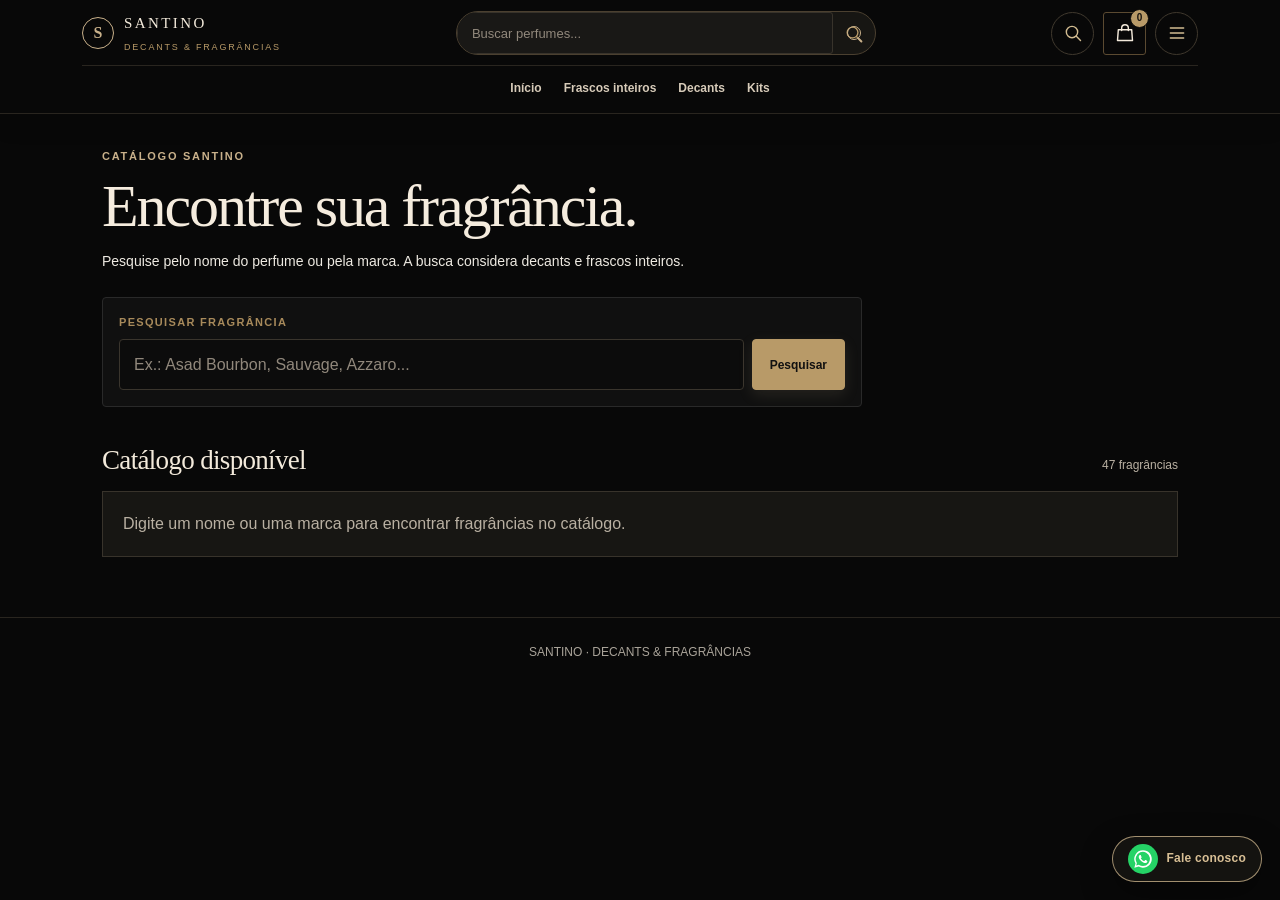
<file: buscar.html>
<!doctype html>
<html lang="pt-BR">
<head>
<meta charset="utf-8">
<meta name="viewport" content="width=device-width, initial-scale=1">
<meta name="theme-color" content="#11110f">
<meta name="description" content="Busque perfumes e decants no catálogo SANTINO.">
<title>SANTINO | Buscar fragrâncias</title>
<style>
:root{--black:#11110f;--panel:#1a1916;--cream:#f3eadb;--beige:#c9b18b;--muted:#b9b0a2;--line:#39352f}
*{box-sizing:border-box}
body{margin:0;background:var(--black);color:var(--cream);font-family:Arial,Helvetica,sans-serif}
a{color:inherit}
button,input{font:inherit}
button{cursor:pointer}
header{position:sticky;top:0;z-index:5;background:rgba(17,17,15,.97);border-bottom:1px solid var(--line);backdrop-filter:blur(10px)}
.nav{max-width:1120px;margin:auto;padding:15px 22px;display:flex;align-items:center;justify-content:space-between;gap:18px}
.brand{font-family:Georgia,serif;letter-spacing:.18em;font-size:15px;color:var(--cream);text-transform:uppercase;text-decoration:none}
.brand small{display:block;font-family:Arial,sans-serif;letter-spacing:.24em;font-size:9px;color:var(--beige);margin-top:5px}
.nav-links{display:flex;gap:16px;align-items:center;flex-wrap:wrap}
.nav-links a{color:var(--muted);font-size:13px;text-decoration:none}
.nav-links a:hover{color:var(--beige)}
main{max-width:1120px;margin:auto;padding:34px 22px 60px}
.eyebrow{color:var(--beige);letter-spacing:.16em;text-transform:uppercase;font-size:11px;font-weight:bold}
h1{font-family:Georgia,serif;font-size:clamp(32px,5vw,48px);font-weight:400;line-height:1.08;margin:10px 0}
.intro{color:var(--muted);line-height:1.6;max-width:680px}
.site-search{margin:22px 0 28px;max-width:650px;width:100%}
.site-search label{display:block;color:var(--beige);font-size:11px;font-weight:700;letter-spacing:.12em;text-transform:uppercase}
.site-search-row{display:flex;gap:8px;margin-top:7px;width:100%}
.site-search input{flex:1;min-width:0;padding:13px 14px;min-height:48px;border:1px solid var(--line);border-radius:3px;background:#171613;color:var(--cream);outline:none}
.site-search input:focus{border-color:var(--beige);box-shadow:0 0 0 2px #c9b18b22}
.site-search input::placeholder{color:#888174}
.btn{display:inline-flex;justify-content:center;align-items:center;padding:12px 17px;min-height:48px;border:1px solid var(--beige);border-radius:3px;background:var(--beige);color:#171512;font-weight:700;text-decoration:none}
.btn:disabled{opacity:.7;cursor:wait}
.page-search{margin:22px 0 26px;max-width:680px}
.page-search label{display:block;color:var(--beige);font-size:11px;letter-spacing:.12em;text-transform:uppercase;font-weight:700;margin-bottom:7px}
.page-search-row{display:flex;gap:8px}
.page-search input{flex:1;min-width:0;min-height:48px;padding:12px 14px;border:1px solid var(--line);border-radius:3px;background:#171613;color:var(--cream)}
.page-search input:focus{outline:1px solid var(--beige);border-color:var(--beige)}
.page-search .btn{font-size:12px}
.results-head{display:flex;justify-content:space-between;align-items:baseline;gap:12px;margin:28px 0 14px}
h2{font-family:Georgia,serif;font-size:27px;font-weight:400;margin:0}
.result-count{color:var(--muted);font-size:12px}
.results{display:grid;grid-template-columns:repeat(3,minmax(0,1fr));gap:12px}
.result-card{border:1px solid var(--line);background:linear-gradient(145deg,#201e19,#171613);padding:17px;display:flex;flex-direction:column;min-height:170px}
.result-type{font-size:10px;letter-spacing:.12em;text-transform:uppercase;color:var(--beige)}
.result-card h3{font-family:Georgia,serif;font-weight:400;font-size:21px;margin:10px 0 4px}
.result-brand{font-size:12px;color:var(--muted)}
.result-card .btn{margin-top:auto;align-self:flex-start;font-size:12px;padding:9px 12px;min-height:40px}
.empty-state{border:1px solid var(--line);padding:20px;color:var(--muted);line-height:1.6;background:#171613}
.empty-state strong{color:var(--cream)}
footer{border-top:1px solid var(--line);padding:24px 15px;text-align:center;color:var(--muted);font-size:12px;line-height:1.6}
@media(max-width:720px){
 .nav{padding:12px 15px;align-items:flex-start;gap:10px;flex-direction:column}
 .nav-links{gap:14px}
 main{padding:26px 15px 44px}
 .site-search{margin:18px 0 24px}.page-search{margin:18px 0 24px}.page-search-row{gap:6px}.page-search input{font-size:14px;padding:11px}.page-search .btn{padding:10px 13px}
 .site-search-row{gap:6px}
 .site-search input{font-size:14px;padding:11px}
 .site-search .btn{padding:10px 13px}
 .results{grid-template-columns:repeat(2,minmax(0,1fr));gap:8px}
 .result-card{padding:12px;min-height:164px}
 .result-card h3{font-size:18px}
 .results-head{align-items:flex-start;flex-direction:column;gap:5px}
}
@media(max-width:360px){.results{grid-template-columns:1fr}}

/* Redesign SANTINO — layout premium responsivo */
.nav{gap:14px!important}
.nav-search{display:flex;align-items:center;min-width:0;flex:0 1 225px;height:39px;border:1px solid #3c362f;border-radius:30px;background:#181715;margin-left:auto}
.nav-search input{min-width:0;width:100%;height:100%;background:transparent;border:0;outline:0;color:#f3eadb;font-size:12px;padding:0 0 0 13px}
.nav-search button{height:100%;min-width:39px;background:transparent;border:0;color:#c9b18b;font-size:24px;cursor:pointer}
.nav-search input::placeholder{color:#938a7e}
@media(max-width:720px){.nav-search{order:2;flex:1 1 125px;margin-left:auto;max-width:190px}.nav-search input{font-size:11px;padding-left:10px}.nav-search button{min-width:31px}.catalog-nav{order:3;width:100%;margin-left:0!important}}

/* Cabeçalho SANTINO consistente entre as páginas */
.nav{display:grid!important;grid-template-columns:minmax(145px,1fr) minmax(180px,250px) auto;align-items:center!important;gap:16px!important}
.nav-links{display:flex;align-items:center;gap:16px}
.nav-links a{color:var(--muted);font-size:12px;text-decoration:none}
.nav-links a:hover{color:var(--beige)}
@media(max-width:720px){
 .nav{display:grid!important;grid-template-columns:minmax(112px,1fr) minmax(108px,150px)!important;gap:8px!important;padding:13px 13px 10px!important;align-items:center!important}
 .nav .brand{font-size:17px;letter-spacing:.13em}
 .nav .brand small{font-size:7px;letter-spacing:.15em;margin-top:5px}
 .nav-search{grid-column:2;grid-row:1;width:100%;min-width:0;max-width:none!important;height:36px!important;margin:0!important}
 .nav-search input{font-size:11px!important;padding-left:9px!important}
 .nav-search button{width:29px!important;min-width:29px!important;font-size:18px!important}
 .nav-links{grid-column:1/-1;grid-row:2;gap:17px!important}
 .nav-links a{font-size:12px}
}

/* Ícone de busca discreto, sem glifo de fonte */
.nav-search button{position:relative;font-size:0!important}
.nav-search button:before{content:"";position:absolute;left:calc(50% - 7px);top:calc(50% - 7px);width:12px;height:12px;border:1.6px solid var(--beige,#c9b18b);border-radius:50%}
.nav-search button:after{content:"";position:absolute;left:calc(50% + 4px);top:calc(50% + 4px);width:6px;height:1.6px;border-radius:2px;background:var(--beige,#c9b18b);transform:rotate(45deg);transform-origin:left center}

.nav-links a[href="kits.html"]{color:var(--beige);font-weight:700}
.nav-links a{font-size:13px!important}
@media(max-width:720px){.nav-links{gap:14px!important;flex-wrap:wrap}.nav-links a{font-size:12px!important}}

/* Marca SANTINO: monograma consistente no cabeçalho */
.brand{position:relative;padding-left:42px;min-height:32px;display:inline-flex;flex-direction:column;justify-content:center}
.brand::before{content:"S";position:absolute;left:0;top:50%;transform:translateY(-50%);width:30px;height:30px;border:1px solid var(--beige);border-radius:50%;display:grid;place-items:center;color:var(--beige);font:700 16px/1 Georgia,"Times New Roman",serif;letter-spacing:0}
@media(max-width:720px){.brand{padding-left:36px;min-height:28px}.brand::before{width:26px;height:26px;font-size:14px}}
</style>
  <link rel="stylesheet" href="santino-ui.css?v=20261127-10">

  <link rel="stylesheet" href="santino-identity.css?v=20261117-1">
  <link rel="icon" href="favicon.svg" type="image/svg+xml">
  <link rel="canonical" href="https://samuelluisz7.github.io/Santino/buscar.html">
  <meta name="robots" content="index,follow">
  <meta property="og:type" content="website">
  <meta property="og:site_name" content="SANTINO">
  <meta property="og:title" content="SANTINO | Buscar fragrâncias">
  <meta property="og:description" content="Busque perfumes, decants e fragrâncias no catálogo SANTINO.">
  <meta property="og:url" content="https://samuelluisz7.github.io/Santino/buscar.html">
  <meta property="og:image" content="https://samuelluisz7.github.io/Santino/banner-home-original.webp">
  <meta name="twitter:card" content="summary_large_image">
<style id="search-result-image-ratio">
/* Resultados de busca: fotos maiores, em quadro quadrado, sem recortar os frascos. */
body .results .result-image{
  aspect-ratio:1 / 1!important;
  height:auto!important;
  min-height:0!important;
  max-height:none!important;
}
body .results .result-image img{
  object-fit:contain!important;
  object-position:center center!important;
  padding:5px!important;
}
@media(max-width:720px){
  body .results .result-image{aspect-ratio:1 / 1!important}
}
</style>

<style id="search-result-image-cleanup">
/* Resultados de busca: foto individual de cada perfume, sem moldura clara ou miniaturas genéricas. */
body:not(.home-page) .results .result-image{
  display:grid!important;position:relative!important;width:100%!important;aspect-ratio:1 / 1!important;
  height:auto!important;min-height:0!important;max-height:none!important;margin:0!important;padding:0!important;
  overflow:hidden!important;border:0!important;border-radius:5px!important;
  background:radial-gradient(ellipse at 50% 42%,#30271b 0%,#17130e 54%,#080808 100%)!important;
}
body:not(.home-page) .results .result-image img{
  position:absolute!important;inset:0!important;display:block!important;width:100%!important;height:100%!important;
  max-width:100%!important;max-height:100%!important;margin:0!important;padding:0!important;
  object-fit:contain!important;object-position:center center!important;background:transparent!important;mix-blend-mode:normal!important;
}
body:not(.home-page) .results .result-image-fallback{background:transparent!important}
</style>

</head>
<body>
<header class="santino-site-header">
  <div class="santino-header-shell">
    <div class="santino-header-top">
      <a class="brand brand-home santino-header-brand" href="index.html">SANTINO<small>DECANTS &amp; FRAGRÂNCIAS</small></a>
      <div class="santino-header-actions">
        <button class="santino-header-icon" type="button" data-santino-focus-search aria-label="Ir para a busca" title="Buscar perfumes">
          <svg viewBox="0 0 24 24" aria-hidden="true"><circle cx="10.8" cy="10.8" r="6.8"/><path d="m16 16 5 5"/></svg>
        </button>
        <a class="cart-link santino-header-icon santino-header-cart" href="decants.html?openCart=1" aria-label="Abrir carrinho">
          <svg viewBox="0 0 24 24" aria-hidden="true"><path d="M4 8h16l1 13H3L4 8Z"/><path d="M8 9V6a4 4 0 0 1 8 0v3"/></svg>
          <span class="cart-count" id="searchCartCount">0</span>
        </a>
        <button class="santino-header-icon santino-menu-button" type="button" data-santino-menu-open aria-controls="santinoMenuLayer" aria-expanded="false" aria-label="Abrir menu" title="Menu">
          <svg viewBox="0 0 24 24" aria-hidden="true"><path d="M4 6h16M4 12h16M4 18h16"/></svg>
        </button>
      </div>
    </div>
    <form class="nav-search santino-header-search" action="buscar.html" method="get" data-santino-search>
      <input type="search" name="q" maxlength="100" placeholder="Buscar perfumes..." aria-label="Buscar perfumes" required>
      <button type="submit" aria-label="Pesquisar"><svg viewBox="0 0 24 24" aria-hidden="true"><circle cx="10.8" cy="10.8" r="6.8"/><path d="m16 16 5 5"/></svg></button>
    </form>
    <nav class="catalog-nav santino-category-nav" aria-label="Categorias do catálogo">
      <a href="index.html">Início</a>
      <a href="frascos.html">Frascos inteiros</a>
      <a href="decants.html">Decants</a>
      <a href="kits.html">Kits</a>
    </nav>
  </div>
</header>
<main>
  <div class="eyebrow">Catálogo SANTINO</div>
  <h1>Encontre sua fragrância.</h1>
  <p class="intro">Pesquise pelo nome do perfume ou pela marca. A busca considera decants e frascos inteiros.</p>
  <form class="page-search" action="buscar.html?v=20261124-7" method="get" data-santino-search>
    <label for="siteSearchInput">Pesquisar fragrância</label>
    <div class="page-search-row"><input id="siteSearchInput" type="search" name="q" maxlength="100" placeholder="Ex.: Asad Bourbon, Sauvage, Azzaro..." autocomplete="off" required><button class="btn" type="submit">Pesquisar</button></div>
  </form>
  <section aria-labelledby="resultsTitle">
    <div class="results-head">
      <h2 id="resultsTitle">Resultados da busca</h2>
      <span class="result-count" id="resultCount" aria-live="polite"></span>
    </div>
    <div class="results" id="searchResults" aria-live="polite"></div>
  </section>
</main>
<footer>
  <div>SANTINO · DECANTS &amp; FRAGRÂNCIAS</div>
</footer>
<script>
(function(){
  const products = [
    {id:"kingdom",name:"The Kingdom",brand:"Lattafa",category:"Decant",terms:"kingdom the kingdom lattafa"},
    {id:"the-blend-bourbon",name:"The Blend Bourbon",brand:"O Boticário",category:"Decant",terms:"the blend bourbon boticario"},
    {id:"asad-bourbon",name:"Asad Bourbon",brand:"Lattafa",category:"Decant",terms:"asad assad bourbon lattafa"},
    {id:"homem-sagaz",name:"Homem Sagaz",brand:"Natura",category:"Decant",terms:"homem sagaz natura"},
    {id:"homem-dom",name:"Homem Dom",brand:"Natura",category:"Decant",terms:"homem dom natura"},
    {id:"homem-essence",name:"Homem Essence",brand:"Natura",category:"Decant",terms:"homem essence natura"},
    {id:"essencial-sentir",name:"Essencial Sentir",brand:"Natura",category:"Decant",terms:"essencial sentir natura"},
    {id:"fakhar-black",name:"Fakhar Black",brand:"Lattafa",category:"Decant",terms:"fakhar black lattafa"},
    {id:"k-max",name:"Natura Kaiak K Max",brand:"Natura Kaiak",category:"Decant",terms:"k max kaiak natura"},
    {id:"full-kingdom",name:"The Kingdom",brand:"Lattafa",category:"Frasco inteiro",terms:"kingdom lattafa"},
    {id:"full-212-vip-black",name:"212 VIP Black",brand:"Carolina Herrera",category:"Frasco inteiro",terms:"212 vip black carolina herrera"},
    {id:"full-the-blend-bourbon",name:"The Blend Bourbon",brand:"O Boticário",category:"Frasco inteiro",terms:"the blend bourbon boticario"},
    {id:"full-homem-sagaz",name:"Homem Sagaz",brand:"Natura",category:"Frasco inteiro",terms:"homem sagaz natura"},
    {id:"full-homem-dom",name:"Homem Dom",brand:"Natura",category:"Frasco inteiro",terms:"homem dom natura"},
    {id:"full-homem-essence",name:"Homem Essence",brand:"Natura",category:"Frasco inteiro",terms:"homem essence natura"},
    {id:"full-essencial-sentir",name:"Essencial Sentir",brand:"Natura",category:"Frasco inteiro",terms:"essencial sentir natura"},
    {id:"full-fakhar-black",name:"Fakhar Black",brand:"Lattafa",category:"Frasco inteiro",terms:"fakhar black lattafa"},
    {id:"full-k-max",name:"Natura Kaiak K Max",brand:"Natura Kaiak",category:"Frasco inteiro",terms:"k max kaiak natura"},
    {id:"full-le-male",name:"Le Male Le Parfum",brand:"Jean Paul Gaultier",category:"Frasco inteiro",terms:"le male le parfum jean paul gaultier jpg"},
    {id:"full-afnan-9pm",name:"9PM",brand:"Afnan",category:"Frasco inteiro",terms:"9pm afnan"},
    {id:"full-asad-bourbon",name:"Asad Bourbon",brand:"Lattafa",category:"Frasco inteiro",terms:"asad bourbon lattafa"},
    {id:"full-asad",name:"Asad tradicional",brand:"Lattafa",category:"Frasco inteiro",terms:"asad assad tradicional lattafa"},
    {id:"full-eros",name:"Eros",brand:"Versace",category:"Frasco inteiro",terms:"eros versace"},
    {id:"full-million",name:"1 Million",brand:"Rabanne",category:"Frasco inteiro",terms:"1 million one million rabanne paco rabanne"},
    {id:"full-sauvage",name:"Sauvage",brand:"Dior",category:"Frasco inteiro",terms:"sauvage dior"},
    {id:"full-invictus",name:"Invictus",brand:"Rabanne",category:"Frasco inteiro",terms:"invictus rabanne paco rabanne"},
    {id:"full-myslf",name:"MYSLF",brand:"Yves Saint Laurent",category:"Frasco inteiro",terms:"myslf yves saint laurent ysl"},
    {id:"nautica-voyage",name:"Nautica Voyage",brand:"Nautica",category:"Decant",terms:"nautica voyage nautica voyage perfume"},
    {id:"full-nautica-voyage",name:"Nautica Voyage",brand:"Nautica",category:"Frasco inteiro",terms:"nautica voyage nautica voyage perfume"},
    {id:"clash",name:"Clash",brand:"O Boticário",category:"Decant",terms:"clash boticario o boticario desodorante colonia"},
    {id:"quasar-ice",name:"Quasar Ice",brand:"O Boticário",category:"Decant",terms:"quasar ice boticario o boticario"},
    {id:"full-clash",name:"Clash",brand:"O Boticário",category:"Frasco inteiro",terms:"clash boticario o boticario 100 ml"},
    {id:"full-cebolinha",name:"Cebolinha",brand:"Jequiti · Turma da Mônica",category:"Frasco inteiro",terms:"cebolinha jequiti turma da monica 50 ml"},
    {id:"full-quasar-ice",name:"Quasar Ice",brand:"O Boticário",category:"Frasco inteiro",terms:"quasar ice boticario o boticario 100 ml"},
    {id:"eudora-h-acqua",name:"Eudora H Acqua",brand:"Eudora H",category:"Decant",terms:"eudora h acqua aqua masculino perfume colônia"},
    {id:"full-eudora-h-acqua",name:"Eudora H Acqua",brand:"Eudora H",category:"Frasco inteiro",terms:"eudora h acqua aqua masculino perfume colônia 100 ml"},
    {id:"full-quasar-blue",name:"Quasar Blue",brand:"O Boticário",category:"Frasco inteiro",terms:"quasar blue boticario o boticario"},
    {id:"full-egeo-bomb-black",name:"Egeo Bomb Black",brand:"O Boticário",category:"Frasco inteiro",terms:"egeo bomb black boticario o boticario"},
    {id:"full-kaiak-extremo",name:"Kaiak Extremo",brand:"Natura Kaiak",category:"Frasco inteiro",terms:"kaiak extremo natura kaiak"},
    {id:"full-club-6-voyage",name:"Club 6 Voyage",brand:"Eudora",category:"Frasco inteiro",terms:"club 6 voyage eudora"},
    {id:"full-club-de-nuit-intense-man",name:"Club de Nuit Intense Man",brand:"Armaf",category:"Frasco inteiro",terms:"club de nuit intense man armaf"},
    {id:"full-khamrah",name:"Khamrah",brand:"Lattafa",category:"Frasco inteiro",terms:"khamrah lattafa"},
    {id:"full-malbec-gold",name:"Malbec Gold",brand:"O Boticário",category:"Frasco inteiro",terms:"malbec gold boticario o boticario"},
    {id:"full-malbec-pure-gold",name:"Malbec Pure Gold",brand:"O Boticário",category:"Frasco inteiro",terms:"malbec pure gold puregold boticario o boticario"},
    {id:"full-malbec-bleu",name:"Malbec Bleu",brand:"O Boticário",category:"Frasco inteiro",terms:"malbec bleu blue boticario o boticario"},
    {id:"full-malbec-magnetic",name:"Malbec Magnetic",brand:"O Boticário",category:"Frasco inteiro",terms:"malbec magnetic boticario o boticario"},
    {id:"full-malbec-black",name:"Malbec Black",brand:"O Boticário",category:"Frasco inteiro",terms:"malbec black boticario o boticario"}
  ];

  const IMAGE_BY_PRODUCT_ID = {
  "kingdom": "imagens-perfumes/file_000000001bcc820eaacfaa778590d3b2.png",
  "the-blend-bourbon": "imagens-perfumes/file_00000000294c820e955ad9d271829d93.png",
  "asad-bourbon": "imagens-perfumes/file_00000000ec34820e8ef9f9d86598f27c.png",
  "homem-sagaz": "imagens-perfumes/file_000000009260820e960992d939501568.png",
  "homem-dom": "imagens-perfumes/file_00000000d6b4820ea291f02fce000da9.png",
  "homem-essence": "imagens-perfumes/file_00000000536c820eb4a4d9c3ece0cba3.png",
  "essencial-sentir": "imagens-perfumes/file_00000000ec54820eaed4d12ec4da56cb.png",
  "fakhar-black": "imagens-perfumes/file_0000000076d4820e9f124ecbb51bf017.png",
  "k-max": "imagens-perfumes/file_000000002630820eb1e3fc68c0103081.png",
  "full-kingdom": "https://raw.githubusercontent.com/Samuelluisz7/Santino/main/imagens-perfumes-inteiros/file_00000000c494820eba5581e6bf0d0642.png",
  "full-212-vip-black": "https://cdn.salla.sa/DGdDlG/c8ab83f8-76ec-45e6-a9e9-3c35260c28b9-1000x1000-z7c64TKXbUSTNjJpzdzsZ6frKO0DM0gAjXPF22wN.jpg",
  "full-the-blend-bourbon": "https://raw.githubusercontent.com/Samuelluisz7/Santino/main/imagens-perfumes-inteiros/file_00000000e024820e9883046276537e20.png",
  "full-homem-sagaz": "https://raw.githubusercontent.com/Samuelluisz7/Santino/main/imagens-perfumes-inteiros/file_000000003db8820eb67b82101f4664af.png",
  "full-homem-dom": "https://raw.githubusercontent.com/Samuelluisz7/Santino/main/imagens-perfumes-inteiros/file_000000002b30820e927cebd52eea46ac.png",
  "full-homem-essence": "https://raw.githubusercontent.com/Samuelluisz7/Santino/main/imagens-perfumes-inteiros/file_000000001f5c820e91e9bef6200544a2.png",
  "full-essencial-sentir": "https://raw.githubusercontent.com/Samuelluisz7/Santino/main/imagens-perfumes-inteiros/file_000000003d54820e901cd94a92752917.png",
  "full-fakhar-black": "https://raw.githubusercontent.com/Samuelluisz7/Santino/main/imagens-perfumes-inteiros/file_000000007c2c820e8a98545ef64abbd6.png",
  "full-k-max": "https://raw.githubusercontent.com/Samuelluisz7/Santino/main/imagens-perfumes-inteiros/file_0000000013e4820e8ff8293356d8a462.png",
  "full-le-male": "https://scale.coolshop-cdn.com/product-media.coolshop-cdn.com/23UC4G/f178d6ad2668454da17223e593c9cbd7.jpg/f/jean-paul-gaultier-le-male-le-parfum-125-ml.jpg",
  "full-afnan-9pm": "https://raw.githubusercontent.com/Samuelluisz7/Santino/main/imagens-perfumes-inteiros/file_00000000570c820ea46a52ef015bee58.png",
  "full-asad-bourbon": "https://raw.githubusercontent.com/Samuelluisz7/Santino/main/imagens-perfumes-inteiros/file_000000000e24820ebf41633b0088e8a3.png",
  "full-asad": "https://raw.githubusercontent.com/Samuelluisz7/Santino/main/imagens-perfumes-inteiros/file_000000004aac820e9f9e8dec3805e644.png",
  "full-eros": "https://www.versace.com/dw/image/v2/BGWN_PRD/on/demandware.static/-/Sites-ver-master-catalog/default/dw8b197414/original/90_R740010-R100MLS_RNUL_20_Eros~EDT~100~ml-Accessories-Versace-online-store_3_1.jpg?q=85&strip=true&sw=850",
  "full-million": "https://media.ulta.com/i/ulta/2276633?fmt=auto&h=1080&w=1080",
  "full-sauvage": "https://www.sephora.com.mx/on/demandware.static/-/Sites-masterCatalog_Sephora/es_MX/dwdefc1b76/images/hi-res/eau-de-toilette-dior-dior-sauvage-eau-de-toilette-100ml3348901250146A.jpg",
  "full-invictus": "https://medias.lookatme.com.ph/publishing/LOOKPH-70030889-front-zoom.jpg?version=1767696583",
  "full-myslf": "https://www.houseoffraser.co.uk/images/imgzoom/75/75510669_xxl.jpg",
  "nautica-voyage": "imagens-perfumes/file_000000006ae8820ead14023212f61e03.png",
  "full-nautica-voyage": "https://raw.githubusercontent.com/Samuelluisz7/Santino/main/imagens-perfumes-inteiros/file_000000009fd4820e865c12ae1ea9a48d.png",
  "clash": "imagens-perfumes/file_00000000bae8820e898a2dd84bd4ea9e.png",
  "quasar-ice": "imagens-perfumes/file_000000004710820eb877f3d23c83677a.png",
  "full-clash": "https://raw.githubusercontent.com/Samuelluisz7/Santino/main/imagens-perfumes-inteiros/file_00000000f9b8820e8ffaef6216fb25c6.png",
  "full-cebolinha": "https://http2.mlstatic.com/D_Q_NP_2X_990616-MLB92509253839_092025-E.webp",
  "full-quasar-ice": "https://raw.githubusercontent.com/Samuelluisz7/Santino/main/imagens-perfumes-inteiros/file_00000000a354820e8702f77198eb1b10.png",
  "eudora-h-acqua": "imagens-perfumes/file_0000000078dc820ea30ea64d059e400d.png",
  "full-eudora-h-acqua": "https://raw.githubusercontent.com/Samuelluisz7/Santino/main/imagens-perfumes-inteiros/file_000000009208820e8079bec1f39116e2.png",
  "full-quasar-blue": "https://raw.githubusercontent.com/Samuelluisz7/Santino/main/imagens-perfumes-inteiros/file_00000000edf0820e973ad95e3df3b1f6.png",
  "full-egeo-bomb-black": "https://raw.githubusercontent.com/Samuelluisz7/Santino/main/imagens-perfumes-inteiros/file_000000000dd4820e96f31c5eb61d9b4d.png",
  "full-kaiak-extremo": "https://raw.githubusercontent.com/Samuelluisz7/Santino/main/imagens-perfumes-inteiros/file_0000000081ec820e96da01556d9b0660.png",
  "full-club-6-voyage": "https://raw.githubusercontent.com/Samuelluisz7/Santino/main/imagens-perfumes-inteiros/file_000000008f6c820ea84ac2c4e78d12fb.png",
  "full-club-de-nuit-intense-man": "https://raw.githubusercontent.com/Samuelluisz7/Santino/main/imagens-perfumes-inteiros/file_000000000df0820eab6e8f74b67ca744.png",
  "full-khamrah": "https://raw.githubusercontent.com/Samuelluisz7/Santino/main/imagens-perfumes-inteiros/file_0000000076ac820e9382b52161242337.png",
  "full-malbec-gold": "https://carrefourbr.vtexassets.com/arquivos/ids/189467637/image-0.jpg?v=638793147047800000"
};
  products.forEach(function(product){ product.image=IMAGE_BY_PRODUCT_ID[product.id]||""; });

  function normalize(value){
    return String(value || "").normalize("NFD").replace(/[\u0300-\u036f]/g,"").toLowerCase().replace(/[^a-z0-9]+/g," ").trim();
  }
  function escapeHTML(value){
    return String(value).replace(/[&<>"']/g,function(char){
      return {"&":"&amp;","<":"&lt;",">":"&gt;",'"':"&quot;","'":"&#39;"}[char];
    });
  }

  const params = new URLSearchParams(window.location.search);
  const query = String(params.get("q") || "").replace(/\s+/g," ").trim().slice(0,100);
  const input = document.getElementById("siteSearchInput");
  const results = document.getElementById("searchResults");
  const count = document.getElementById("resultCount");
  const title = document.getElementById("resultsTitle");
  if (input) input.value = query;

  if (!query) {
    title.textContent = "Catálogo disponível";
    count.textContent = products.length + " fragrâncias";
    results.innerHTML = '<div class="empty-state" style="grid-column:1/-1">Digite um nome ou uma marca para encontrar fragrâncias no catálogo.</div>';
    return;
  }

  const tokens = normalize(query).split(/\s+/).filter(Boolean);
  const matches = products.filter(function(product){
    const searchable = normalize(product.name + " " + product.brand + " " + product.category + " " + product.terms);
    return tokens.every(function(token){return searchable.includes(token);});
  });

  title.textContent = 'Resultados para “' + query + '”';
  count.textContent = matches.length + (matches.length === 1 ? " resultado" : " resultados");

  if (!matches.length) {
    results.innerHTML = '<div class="empty-state" style="grid-column:1/-1"><strong>Nenhuma fragrância encontrada.</strong><br>Confira a escrita ou tente pesquisar apenas parte do nome ou a marca.</div>';
    return;
  }

  results.innerHTML = matches.map(function(product){
    const detailUrl = "produto.html?v=20261128-2&id=" + encodeURIComponent(product.id);
    const isDecant = product.category === "Decant";
    const imageFrame = product.image
      ? (isDecant
        ? '<span class="result-image result-image-decant"><img class="result-decant-primary" data-search-image src="' + escapeHTML(product.image) + '" alt="Foto do decant de ' + escapeHTML(product.name) + '" loading="lazy" decoding="async" referrerpolicy="no-referrer"><span class="result-image-fallback" aria-hidden="true">SANTINO</span></span>'
        : '<span class="result-image"><img data-search-image src="' + escapeHTML(product.image) + '" alt="Frasco inteiro de ' + escapeHTML(product.name) + '" loading="lazy" decoding="async" referrerpolicy="no-referrer"><span class="result-image-fallback" aria-hidden="true">SANTINO</span></span>')
      : '<span class="result-image is-missing"><span class="result-image-fallback" aria-hidden="true">SANTINO</span></span>';
    return '<article class="result-card">' +
      '<a class="result-image-link" href="' + detailUrl + '" aria-label="Ver detalhes de ' + escapeHTML(product.name) + '">' + imageFrame + '</a>' +
      '<div class="result-type">' + escapeHTML(product.category) + '</div>' +
      '<h3>' + escapeHTML(product.name) + '</h3>' +
      '<div class="result-brand">' + escapeHTML(product.brand) + '</div>' +
      '<a class="btn" href="' + detailUrl + '">Ver fragrância</a>' +
    '</article>';
  }).join("");
  results.querySelectorAll("[data-search-image]").forEach(function(image){
    image.addEventListener("error", function(){
      const frame = image.closest(".result-image");
      if(frame) frame.classList.add("is-missing");
      image.hidden = true;
    }, {once:true});
  });
})();
</script>
<script src="search.js?v=20261117-1" defer></script>
  <script src="santino-ui.js?v=20261127-10" defer></script>
</body>
</html>
</file>
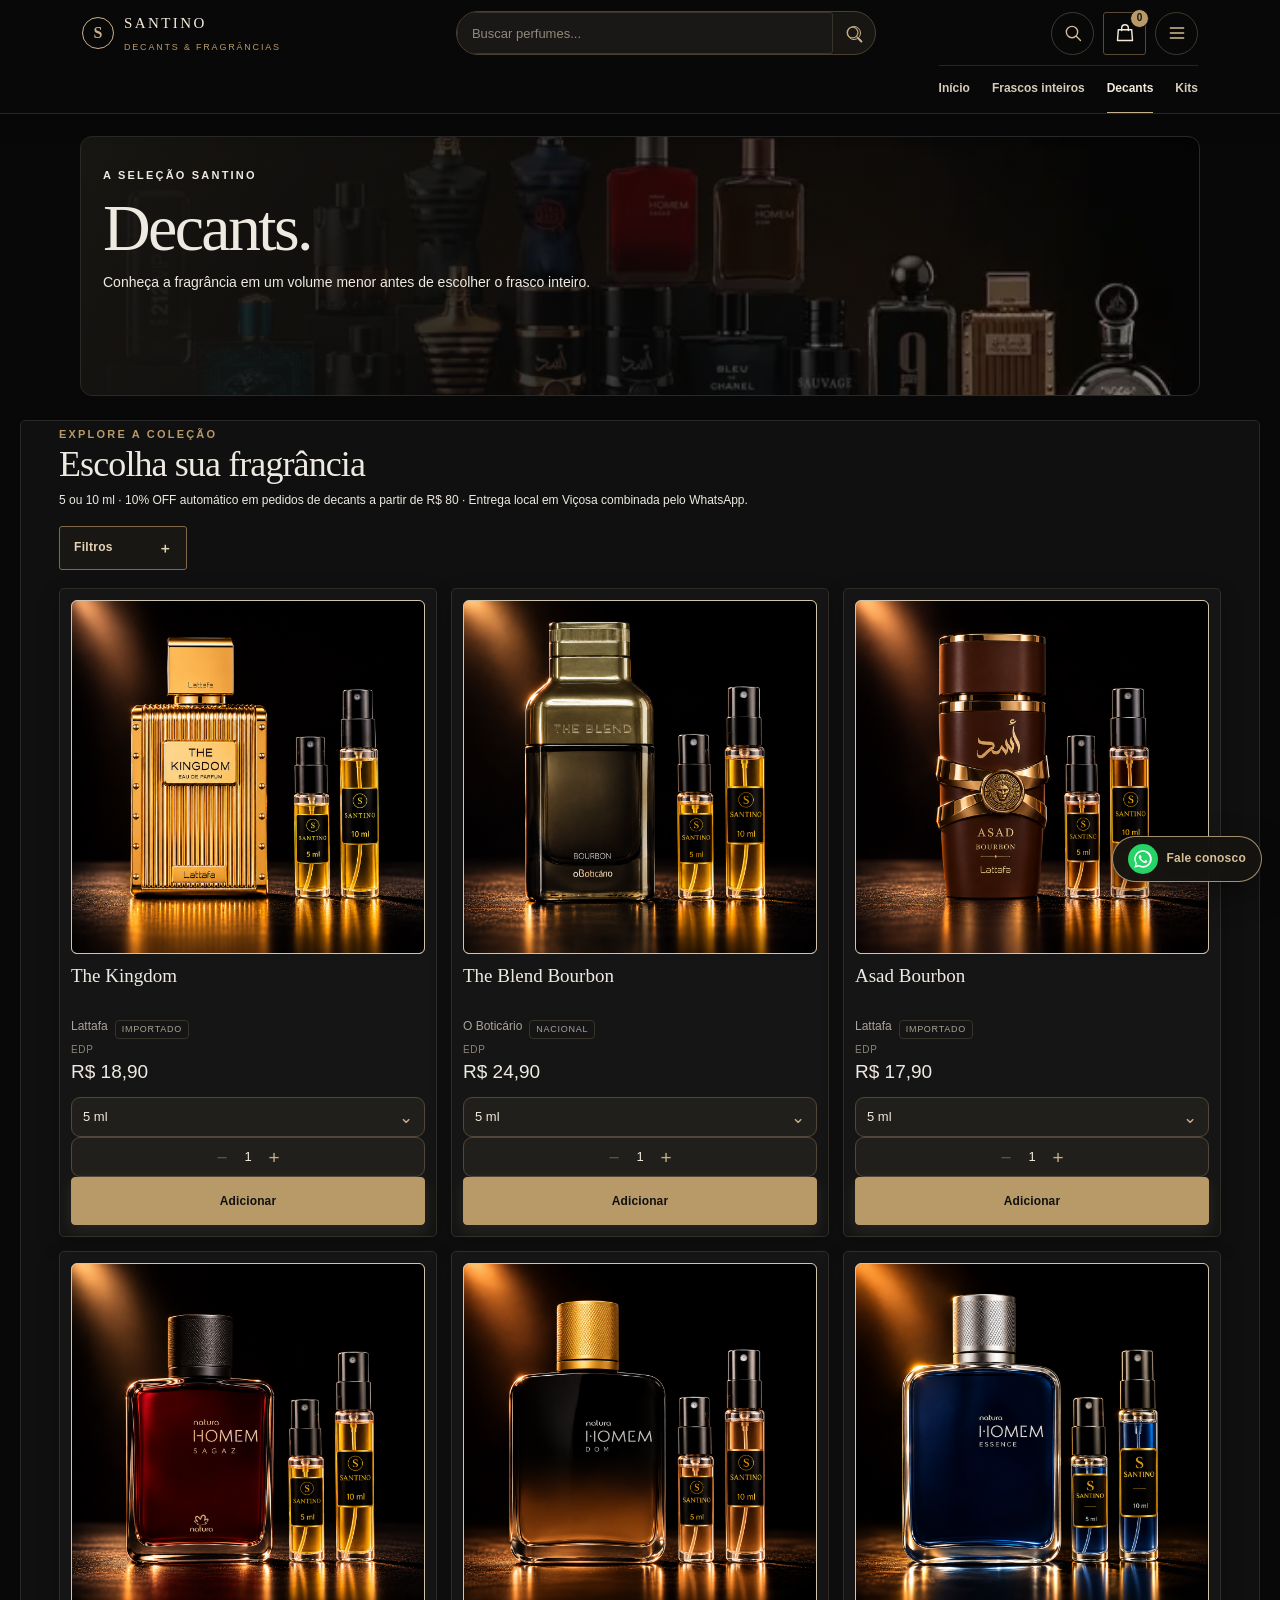
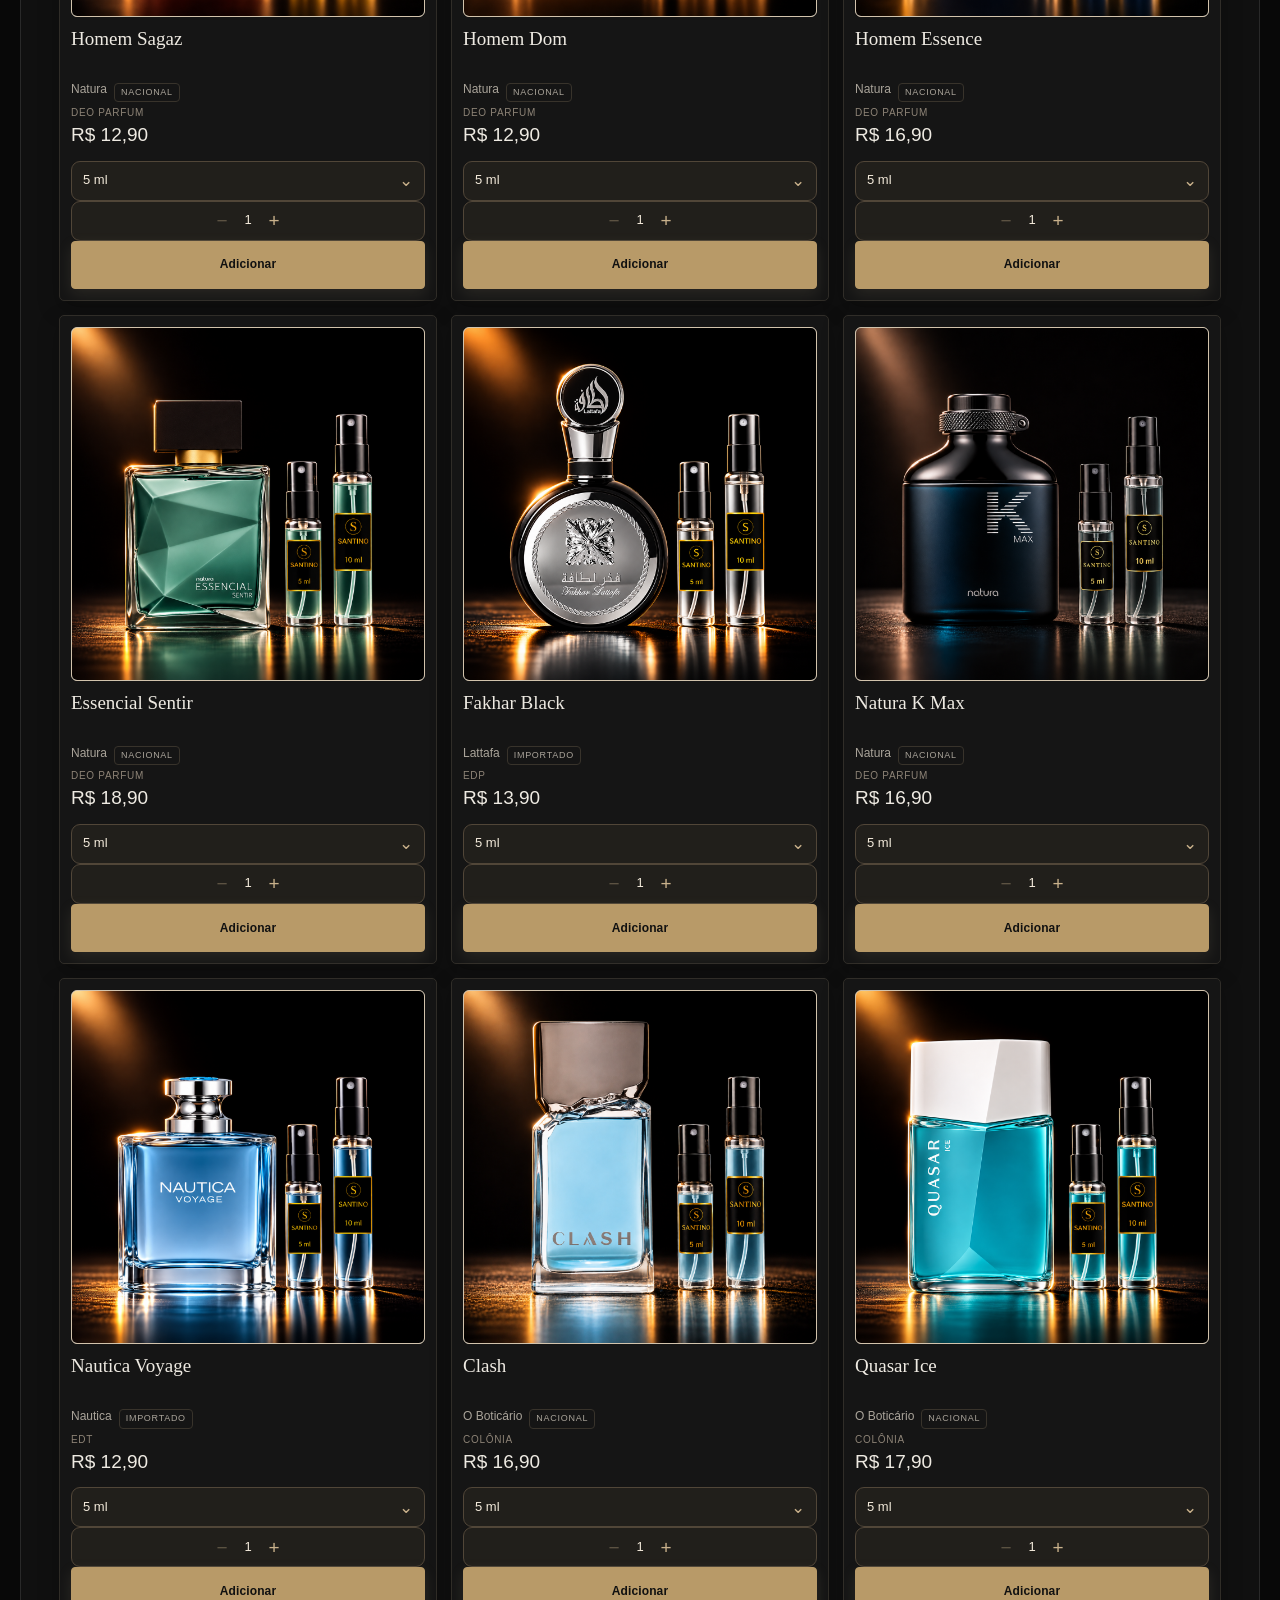
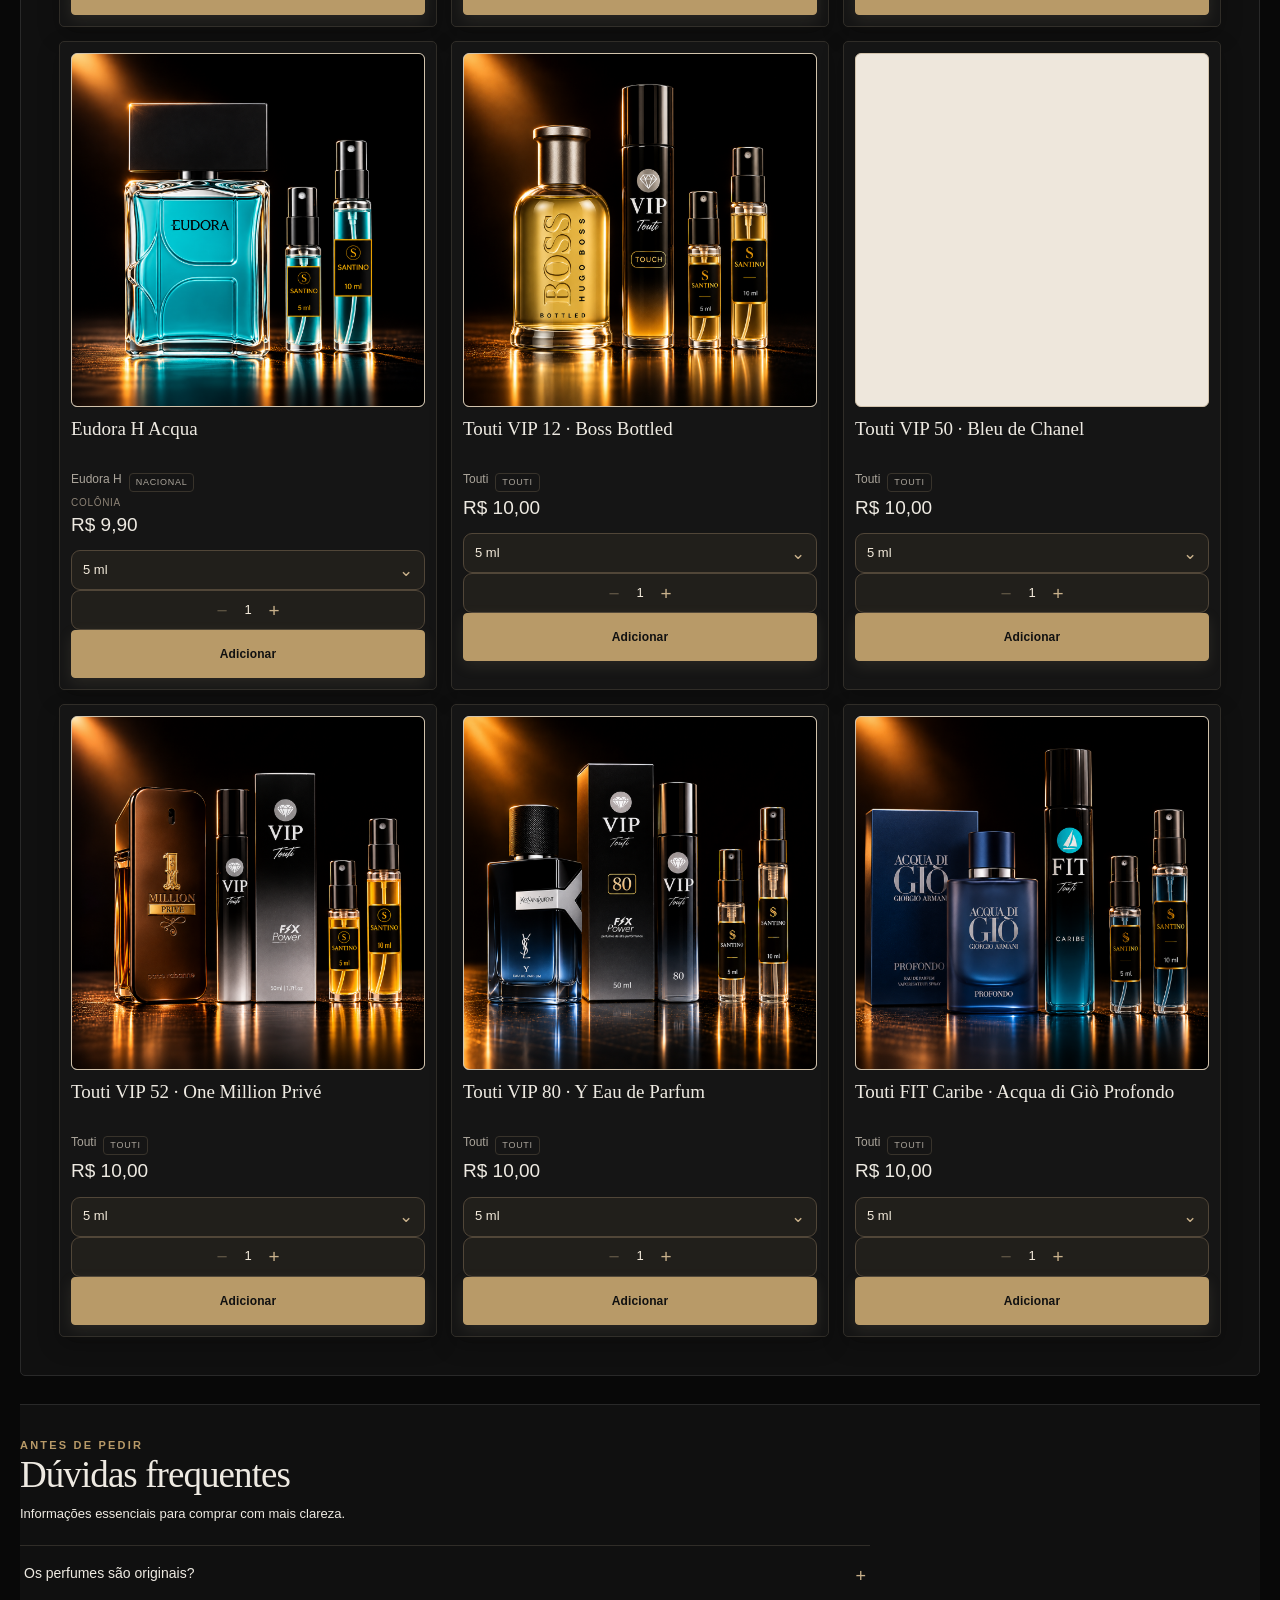
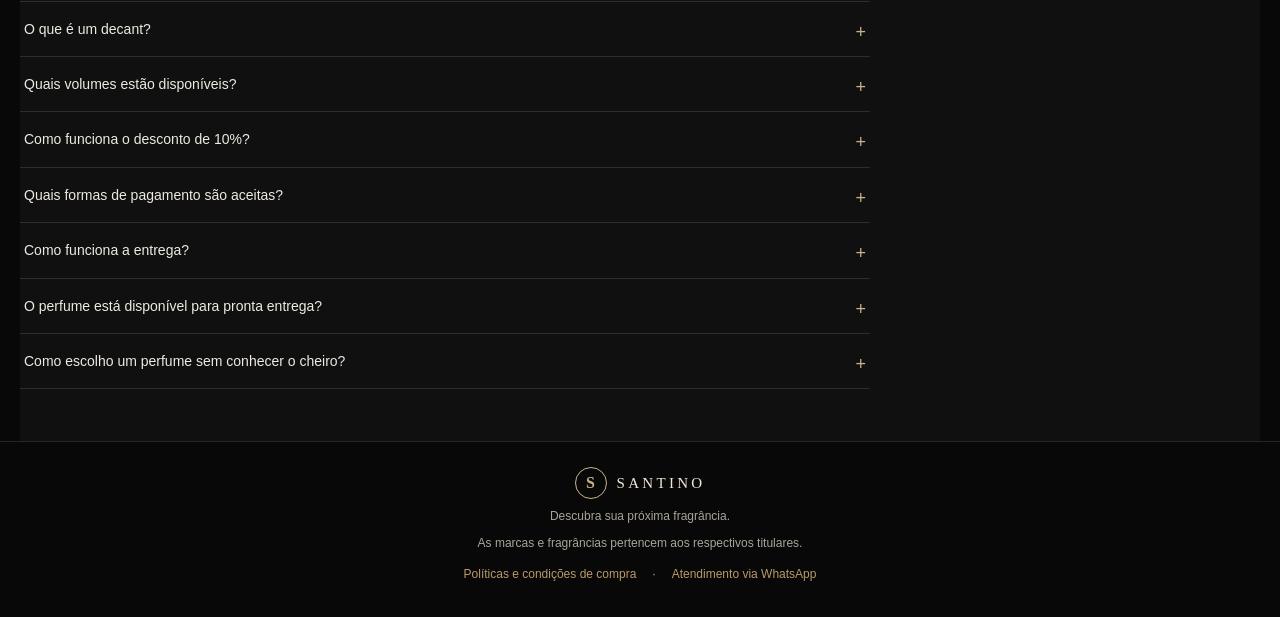
<file: decants.html>
<!doctype html>
<html lang="pt-BR">
<head>
<meta charset="utf-8">
<meta name="viewport" content="width=device-width, initial-scale=1">
<meta name="theme-color" content="#11110f">
<meta name="description" content="Decants SANTINO de 5 ml e 10 ml, com preços claros, combinações e atendimento local em Viçosa.">
<title>SANTINO | Decants</title>
<style>
:root{--black:#11110f;--panel:#1a1916;--cream:#f3eadb;--beige:#c9b18b;--muted:#b9b0a2;--line:#39352f;--white:#fffaf2}
*{box-sizing:border-box}html{scroll-behavior:smooth}body{margin:0;background:var(--black);color:var(--cream);font-family:Arial,Helvetica,sans-serif}
button,input,select{font:inherit}button{cursor:pointer}
header{position:sticky;top:0;z-index:5;background:rgba(17,17,15,.96);border-bottom:1px solid var(--line);backdrop-filter:blur(10px)}
.nav{max-width:1120px;margin:auto;padding:16px 22px;display:flex;align-items:center;justify-content:space-between;gap:16px}
.brand-home{text-decoration:none;display:block}.brand{font-family:Georgia,serif;letter-spacing:.18em;font-size:15px;color:var(--cream);text-transform:uppercase}.brand small{display:block;font-family:Arial,sans-serif;letter-spacing:.24em;font-size:9px;color:var(--beige);margin-top:5px}
.cart-button,.btn{border:1px solid var(--beige);background:var(--beige);color:#171512;padding:11px 15px;border-radius:3px;font-weight:700}
.cart-button{background:transparent;color:var(--cream);border-color:var(--line)}.cart-button span{display:inline-grid;place-items:center;background:var(--beige);color:#171512;border-radius:50%;width:21px;height:21px;margin-left:7px;font-size:12px}
.hero{max-width:1120px;margin:auto;padding:30px 22px 26px;display:grid;grid-template-columns:1.15fr .85fr;gap:26px;align-items:center;background:radial-gradient(ellipse at 10% 0%,#27231d 0,transparent 58%)}
.eyebrow{color:var(--beige);letter-spacing:.2em;text-transform:uppercase;font-size:11px;font-weight:bold}
h1{font-family:Georgia,serif;font-size:clamp(34px,5vw,56px);line-height:1.04;font-weight:400;margin:12px 0}
.hero p{color:var(--muted);line-height:1.6;max-width:520px;margin:10px 0}
.hero-art{height:clamp(190px,28vw,300px);border:1px solid var(--line);background:#090807;display:block;position:relative;overflow:hidden}
.hero-art img{display:block;width:100%;height:100%;object-fit:cover;object-position:center 48%}
@media(max-width:720px){.hero-art{height:clamp(175px,48vw,240px)}.hero-art img{object-position:center 48%}}
.section{max-width:1120px;margin:auto;padding:8px 22px 56px;scroll-margin-top:92px}.section[hidden]{display:none!important}
.catalog-switch{max-width:1120px;margin:0 auto 22px;padding:0 22px;display:flex;gap:8px;scroll-margin-top:92px}.catalog-tab{flex:1;max-width:240px;padding:13px 16px;border:1px solid var(--line);background:#171613;color:var(--muted);font-weight:700}.catalog-tab[aria-pressed="true"]{background:var(--beige);border-color:var(--beige);color:#171512}
.trust-strip{max-width:1120px;margin:0 auto 26px;padding:0 22px;color:var(--muted);font-size:12px;letter-spacing:.02em;line-height:1.6}.trust-strip span{color:var(--beige)}
.section-head{display:flex;justify-content:space-between;align-items:end;gap:18px;margin-bottom:16px}
h2{font-family:Georgia,serif;font-weight:400;font-size:29px;margin:0 0 6px}.section-head p{margin:0;color:var(--muted);font-size:14px}
.products{display:grid;grid-template-columns:repeat(3,minmax(0,1fr));gap:18px}
.product{border:1px solid var(--line);background:var(--panel);padding:13px;display:flex;flex-direction:column}
.product-art{height:190px;display:grid;place-items:center;background:#f0e9de;margin-bottom:15px;position:relative;overflow:hidden;border:1px solid #39352f}.product-photo{width:100%;height:100%;object-fit:contain;background:transparent;padding:12px;mix-blend-mode:multiply}.photo-fallback{height:100%;width:100%;display:grid;place-items:center;background:linear-gradient(145deg,#29251f,#151412);position:absolute;inset:0}.vial{height:108px;width:31px;border:1px solid #d2bc92;border-radius:5px 5px 8px 8px;background:linear-gradient(90deg,#3b2d1c,#b49a6d 50%,#4d3b24);position:relative;box-shadow:0 12px 22px #0007}
.vial:before{content:"";position:absolute;top:-19px;left:7px;width:15px;height:19px;background:#b7a17b;border:1px solid #d2bc92}
.vial:after{content:"";position:absolute;top:38px;left:3px;right:3px;height:24px;border-top:1px solid #e2d0ad;border-bottom:1px solid #e2d0ad}
.product h3{font-family:Georgia,serif;font-weight:400;font-size:21px;margin:0 0 7px}
.product .desc{color:var(--muted);font-size:13px;line-height:1.5;min-height:39px;margin:0 0 13px}.card-meta{color:var(--muted);font-size:12px;line-height:1.5;margin:0 0 13px}
.variants{display:flex;gap:7px;align-items:center;margin:0 0 13px;flex-wrap:wrap}
.variants label{font-size:11px;color:var(--muted)}.variants select{background:#11110f;color:var(--cream);border:1px solid var(--line);padding:7px;width:100%;margin-top:5px}
.price-row{display:flex;justify-content:space-between;align-items:center;gap:8px;margin-top:auto;margin-bottom:12px}.price{font-size:20px;color:var(--cream)}.volume{color:var(--muted);font-size:11px}
.info-details{margin:0 0 13px;border:1px solid var(--line);background:#151411}.info-details summary{list-style:none;cursor:pointer;padding:10px 11px;color:var(--beige);font-size:12px;font-weight:700}.info-details summary::-webkit-details-marker{display:none}.info-details summary:after{content:"+";float:right;font-size:15px}.info-details[open] summary:after{content:"−"}.info-content{padding:0 11px 12px;color:var(--muted);font-size:12px;line-height:1.55}.info-content p{margin:7px 0}.info-content strong{color:var(--cream);font-weight:600}.info-content a{color:var(--beige);text-decoration:underline}
.faq-section{border-top:1px solid var(--line);padding-top:32px}.faq-list{max-width:850px;margin-top:18px;border-top:1px solid var(--line)}.faq-item{border-bottom:1px solid var(--line)}.faq-item summary{padding:16px 4px;cursor:pointer;list-style:none;font-size:14px;color:var(--cream)}.faq-item summary::-webkit-details-marker{display:none}.faq-item summary:after{content:"+";float:right;color:var(--beige);font-size:18px}.faq-item[open] summary:after{content:"−"}.faq-answer{color:var(--muted);font-size:13px;line-height:1.7;padding:0 4px 16px;max-width:760px}.faq-answer a{color:var(--beige)}
.add{width:100%;padding:12px;border:1px solid var(--beige);background:transparent;color:var(--cream);font-weight:700;transition:.2s}.add:hover{background:var(--beige);color:var(--black)}
footer{border-top:1px solid var(--line);padding:25px 22px;color:var(--muted);font-size:12px;text-align:center;line-height:1.7}
.overlay{display:none;position:fixed;inset:0;background:#000b;z-index:20}.overlay.open{display:block}
.drawer{position:absolute;right:0;top:0;height:100%;width:min(440px,100%);background:#171613;border-left:1px solid var(--line);padding:22px;display:flex;flex-direction:column}
.drawer-head{display:flex;align-items:center;justify-content:space-between;border-bottom:1px solid var(--line);padding-bottom:15px}
.drawer h2{font-size:27px}.close{background:transparent;border:1px solid var(--line);color:var(--cream);padding:7px 11px}
.cart-items{overflow:auto;flex:1;min-height:0;padding:12px 0}.cart-items.is-empty{display:flex;align-items:center;justify-content:center;padding:20px 0}.empty{width:100%;color:var(--muted);line-height:1.6;padding:25px 12px;text-align:center}.empty strong{display:block;color:var(--cream);font:400 21px/1.25 Georgia,serif}.empty p{margin:8px auto 0;max-width:260px;font-size:13px}.empty-actions{display:flex;justify-content:center;flex-wrap:wrap;gap:9px;margin-top:20px}.empty-actions a{display:inline-flex;align-items:center;justify-content:center;min-height:42px;padding:10px 13px;border:1px solid var(--beige);color:var(--cream);font-size:11px;font-weight:700;text-decoration:none}.empty-actions a:first-child{background:var(--beige);color:#171512}.cart-total[hidden],.goal-box[hidden]{display:none!important}
.cart-item{padding:13px 0;border-bottom:1px solid var(--line);display:grid;grid-template-columns:1fr auto;gap:8px}
.cart-item strong{font-weight:500}.cart-item small{display:block;color:var(--muted);margin-top:5px}.item-controls{display:flex;gap:7px;align-items:center;margin-top:10px}.item-controls button{background:transparent;border:1px solid var(--line);color:var(--cream);padding:4px 9px}.remove{color:#d9bca0!important}
.cart-total{border-top:1px solid var(--line);padding-top:15px}.goal-box{border:1px solid var(--line);padding:12px;margin:14px 0;background:#1a1916}.goal-copy{font-size:12px;line-height:1.5;color:var(--muted);margin:0 0 9px}.goal-copy strong{color:var(--cream)}.goal-track{height:7px;background:#39352f;border-radius:8px;overflow:hidden}.goal-fill{height:100%;width:0;background:var(--beige);transition:width .2s}.goal-meta{display:flex;justify-content:space-between;gap:10px;font-size:11px;color:var(--muted);margin-top:7px}.total-line{display:flex;justify-content:space-between;margin-bottom:15px;font-size:18px}.checkout{width:100%;padding:14px}.small-note{font-size:11px;color:var(--muted);line-height:1.6;margin-top:12px}
.toast{position:fixed;bottom:20px;left:50%;transform:translateX(-50%);background:var(--cream);color:#171512;padding:12px 18px;z-index:30;display:none;max-width:90%;font-size:13px}
.catalog-nav{display:flex;align-items:center;gap:14px;margin-left:auto}.catalog-nav a{color:var(--muted);font-size:12px;text-decoration:none;white-space:nowrap}.catalog-nav a:hover{color:var(--beige)}
.secondary-hero{background:transparent;color:var(--cream);margin-left:6px}
.full-size-section{border-top:1px solid var(--line);padding-top:35px}.market-reference{font-size:12px;color:var(--muted);line-height:1.5;min-height:37px;margin:0 0 10px}.price-pending{font-size:16px!important;color:var(--beige)!important}
@media(max-width:720px){.catalog-nav{order:3;width:100%;margin:4px 0 0;justify-content:flex-start}.nav{flex-wrap:wrap}.secondary-hero{margin-left:0}.catalog-switch{padding:0 15px}.trust-strip{padding:0 15px;margin-bottom:22px}.catalog-tab{max-width:none;padding:12px 7px;font-size:12px}}
@media(max-width:720px){.hero{grid-template-columns:1fr;padding:24px 15px 22px;gap:18px}.hero-art{min-height:150px;max-height:170px}.products{grid-template-columns:repeat(2,minmax(0,1fr));gap:10px}.product{padding:9px}.product-art{height:132px}.product h3{font-size:18px}.product .desc{font-size:12px}.section-head{align-items:start;flex-direction:column}.nav{padding:13px 15px}.section{padding-left:15px;padding-right:15px}}
@media(max-width:390px){.products{grid-template-columns:1fr}.product-art{height:190px}}

/* Ajustes de leitura, carregamento e conversão */
.hero-art{background:radial-gradient(ellipse at 50% 30%,#302719 0,#14110c 65%,#090807 100%)}
.hero-art img{background:transparent;min-width:0}
.product-art{background:linear-gradient(145deg,#f0e9de,#e3d6c3)}
.info-content{font-size:13px;line-height:1.65}
.footer-links{display:flex;justify-content:center;flex-wrap:wrap;gap:8px;margin-top:12px}
.footer-links a{color:var(--beige);text-decoration:none}.footer-links a:hover{text-decoration:underline}
.consult-price{background:var(--beige);color:var(--black);margin-bottom:7px}
.add-full-secondary{font-size:12px;padding:9px 7px;border-color:#61533d}
@media(max-width:720px){
 .hero{grid-template-columns:1fr;padding:14px 15px 13px;gap:10px}
 .hero h1{font-size:clamp(28px,7vw,38px);margin:8px 0}
 .hero p{font-size:13px;line-height:1.5;margin:7px 0}
 .hero-art{height:124px;min-height:0;max-height:none}
 .hero-art img{object-position:center 48%}
 .products{grid-template-columns:repeat(2,minmax(0,1fr));gap:10px}
 .product{padding:9px}.product-art{height:125px;margin-bottom:10px}
 .product h3{font-size:17px;line-height:1.22}
 .product .desc,.card-meta{font-size:12px;line-height:1.5}
 .price{font-size:18px}.variants label{font-size:12px}
 .variants select{padding:9px;font-size:13px}
 .add{padding:10px 7px;font-size:12px;line-height:1.35;min-height:42px}
 .info-details summary{font-size:12px;padding:10px}
 .info-content{font-size:12px;line-height:1.55}
 .section{padding-bottom:40px}.footer-links{font-size:11px;gap:6px}
}
@media(max-width:350px){.products{grid-template-columns:1fr}.product-art{height:170px}}


/* Refinamento mobile: imagem completa, alvo de toque maior e cabeçalho compacto */
.hero-art{height:clamp(220px,28vw,310px);background:#0b0a08}
.hero-art img{object-fit:contain !important;object-position:center center !important;background:#0b0a08}
.product-art{height:220px}
.product-photo{object-fit:contain !important;object-position:center center !important;padding:10px;background:transparent}
.cart-button,.btn,.add{min-height:48px}
.add{padding:13px 12px;font-size:14px;line-height:1.4}
.catalog-nav a{font-size:14px}
@media(max-width:720px){
 .nav{padding:9px 13px 7px;gap:5px;align-items:center}
 .brand{font-size:14px;letter-spacing:.16em}
 .brand small{font-size:8px;letter-spacing:.16em;margin-top:3px}
 .catalog-nav{margin:0;gap:12px}
 .catalog-nav a{font-size:13px;padding:6px 0}
 .cart-button{padding:9px 11px;font-size:13px;min-height:44px}
 .hero{padding:15px 15px 13px;gap:10px}
 .hero h1{font-size:clamp(28px,7vw,38px)}
 .hero-art{height:clamp(185px,52vw,235px);min-height:0;max-height:none}
 .hero-art img{object-fit:contain !important;object-position:center center !important}
 .products{grid-template-columns:repeat(2,minmax(0,1fr));gap:10px}
 .product{padding:9px}
 .product-art{height:170px;margin-bottom:10px}
 .product-photo{padding:7px;object-fit:contain !important}
 .product h3{font-size:17px;line-height:1.25}
 .variants select{min-height:44px;font-size:14px}
 .add{padding:11px 7px;font-size:13px;min-height:48px}
 .consult-price,.add-full-secondary{width:100%}
 .info-details summary{font-size:13px;min-height:44px;display:flex;align-items:center;justify-content:space-between}
 .footer-links{font-size:12px}
}
@media(max-width:350px){.products{grid-template-columns:1fr}.product-art{height:210px}}


.product-detail-link{display:block;color:inherit;text-decoration:none;border-radius:3px}
.product-detail-link:focus-visible{outline:2px solid var(--beige);outline-offset:3px}
.product-detail-link:hover h3{color:var(--beige)}
.product-detail-link .product-art{cursor:pointer}
.quantity-label{display:block;min-width:78px;font-size:12px;color:var(--muted)}
.quantity-label select{background:#11110f;color:var(--cream);border:1px solid var(--line);padding:9px;width:100%;margin-top:5px;min-height:44px}
.variants{gap:9px;align-items:end}.product-art{background:#eee5d7}.product-photo{object-fit:contain!important;object-position:center!important;mix-blend-mode:normal!important}
@media(max-width:720px){
 .product-detail-link .product-art{height:155px;margin-bottom:10px}
 .product-detail-link h3{font-size:17px;line-height:1.25;margin:0 0 5px}
 .product-detail-link .product-brand{font-size:12px!important;display:block;margin:0 0 8px!important}
 .variants select{min-height:44px;font-size:13px}.quantity-label{min-width:70px}.add{font-size:13px;min-height:48px;padding:12px 8px}
}
@media(max-width:350px){.product-detail-link .product-art{height:180px}}


/* Imagem de destaque dos decants em 16:9, sem barras laterais ou faixas pretas */
.hero-art{width:100%;height:auto!important;aspect-ratio:16/9;min-height:0!important;max-height:none!important;background:#090807}
.hero-art img{display:block;width:100%;height:100%;object-fit:cover!important;object-position:center center!important;background:transparent!important}
@media(max-width:720px){.hero-art{width:100%;height:auto!important;aspect-ratio:16/9;min-height:0!important;max-height:none!important}.hero-art img{object-fit:cover!important;object-position:center center!important}}


/* Ajuste final do banner de decants: foto inteira à frente e fundo ampliado atrás */
.hero-art{position:relative;isolation:isolate;overflow:hidden;aspect-ratio:16/9;height:auto!important;min-height:0!important;max-height:none!important;background:#090807}
.hero-art::before{content:"";position:absolute;inset:-20px;z-index:0;background-image:url('file_000000006324820e912ec860d4c753e8.webp?v=4');background-position:center;background-size:cover;background-repeat:no-repeat;filter:blur(18px) brightness(.52) saturate(.9);transform:scale(1.04)}
.hero-art img{position:relative;z-index:1;display:block;width:100%;height:100%;object-fit:contain!important;object-position:center center!important;background:transparent!important}
@media(max-width:720px){.hero-art{width:100%;height:auto!important;aspect-ratio:16/9;min-height:0!important;max-height:none!important}.hero-art img{object-fit:contain!important}}


/* Banner horizontal real: imagem 16:9 sem laterais artificiais */
.hero-art{position:relative;isolation:isolate;overflow:hidden;width:100%;height:auto!important;aspect-ratio:16/9;min-height:0!important;max-height:none!important;background:#090807}
.hero-art::before{display:none!important;content:none!important}
.hero-art img{position:relative;z-index:1;display:block;width:100%;height:100%;object-fit:cover!important;object-position:center center!important;background:transparent!important}
@media(max-width:720px){.hero-art{aspect-ratio:16/9;height:auto!important;min-height:0!important;max-height:none!important}.hero-art img{object-fit:cover!important;object-position:center center!important}}


/* Busca global SANTINO */
.site-search{margin:13px 0 10px;max-width:440px;width:100%;text-align:left}
.site-search label{display:block;color:var(--beige);font-size:11px;font-weight:700;letter-spacing:.12em;text-transform:uppercase}
.site-search-row{display:flex;gap:7px;margin-top:6px;width:100%}
.site-search input{flex:1;min-width:0;width:100%;padding:11px 12px;min-height:46px;border:1px solid var(--line);border-radius:3px;background:#171613;color:var(--cream);outline:none}
.site-search input:focus{border-color:var(--beige);box-shadow:0 0 0 2px #c9b18b22}
.site-search input::placeholder{color:#888174}
.site-search button{min-height:46px;padding:10px 16px;white-space:nowrap}
@media(max-width:720px){.site-search{margin:7px 0 5px;max-width:none}.site-search-row{gap:6px}.site-search input{font-size:14px}.site-search button{padding:10px 13px}}


.product{background:linear-gradient(145deg,#211f1b,#151411);border-color:#37312a;border-radius:5px}
.product-art{background:radial-gradient(ellipse at 50% 40%,#342a20,#191714 75%)!important}
.product-photo{mix-blend-mode:normal!important}
@media(max-width:720px){.products{grid-template-columns:repeat(2,minmax(0,1fr))!important}.product-art{height:155px!important}}

/* Redesign SANTINO — layout premium responsivo */
.nav{gap:14px!important}
.nav-search{display:flex;align-items:center;min-width:0;flex:0 1 225px;height:39px;border:1px solid #3c362f;border-radius:30px;background:#181715;margin-left:auto}
.nav-search input{min-width:0;width:100%;height:100%;background:transparent;border:0;outline:0;color:#f3eadb;font-size:12px;padding:0 0 0 13px}
.nav-search button{height:100%;min-width:39px;background:transparent;border:0;color:#c9b18b;font-size:24px;cursor:pointer}
.nav-search input::placeholder{color:#938a7e}
@media(max-width:720px){.nav-search{order:2;flex:1 1 125px;margin-left:auto;max-width:190px}.nav-search input{font-size:11px;padding-left:10px}.nav-search button{min-width:31px}.catalog-nav{order:3;width:100%;margin-left:0!important}}

/* Acabamento SANTINO alinhado ao minimalismo premium */
.hero{display:block!important;padding:30px 22px 18px!important;max-width:1120px!important;background:linear-gradient(180deg,#11110f 0%,#1b1510 100%)!important}
.hero h1{font-size:clamp(40px,6vw,66px)!important;max-width:800px!important;margin:10px 0!important}
.hero p{font-size:14px!important;max-width:620px!important;color:#c6bdb1!important}
#catalog{padding-top:5px!important}
#catalog .section-head{margin-bottom:17px!important}
#catalog .section-head h2{font-size:clamp(27px,4vw,36px)!important}
#catalog .section-head p{color:var(--muted);font-size:12px!important;line-height:1.5}
.products{grid-template-columns:repeat(3,minmax(0,1fr))!important;gap:14px!important}
.product{background:linear-gradient(145deg,#201e19,#151411)!important;border:1px solid #37312a!important;border-radius:5px!important;padding:11px!important;overflow:hidden}
.product-art{height:225px!important;background:#eee5d7!important;border:0!important;border-radius:3px!important;margin-bottom:11px!important}
.product-photo{object-fit:contain!important;object-position:center!important;mix-blend-mode:multiply!important;padding:10px!important}
.product-detail-link h3{font-size:19px!important;margin-bottom:5px!important}
.product-detail-link>div[style*="color:var(--beige)"]{font-size:11px!important}
.product .desc{font-size:12px!important;min-height:0!important}
.variants select,.quantity-label select{border-radius:3px!important}
.price-row{margin-bottom:10px!important}
.add{background:var(--beige)!important;color:#171512!important;border:1px solid var(--beige)!important;border-radius:4px!important;font-size:12px!important;min-height:45px}
.faq-section{margin-top:19px}
@media(max-width:720px){
 .hero{padding:26px 15px 15px!important}
 .hero h1{font-size:clamp(35px,8vw,47px)!important}
 .hero p{font-size:13px!important}
 #catalog{padding-top:4px!important}
 #catalog .section-head h2{font-size:28px!important}
 #catalog .section-head p{font-size:11px!important}
 .products{grid-template-columns:repeat(2,minmax(0,1fr))!important;gap:9px!important}
 .product{padding:8px!important}
 .product-art{height:155px!important;margin-bottom:8px!important}
 .product-detail-link h3{font-size:16px!important;line-height:1.23}
 .product-detail-link>div[style*="color:var(--beige)"]{font-size:10px!important;margin-bottom:6px!important}
 .product .desc,.card-meta{font-size:10px!important}
 .price{font-size:17px!important}
 .variants{gap:6px!important;margin-bottom:9px!important}
 .variants label,.quantity-label{font-size:10px!important;min-width:0}
 .variants select,.quantity-label select{min-height:40px!important;padding:7px 4px!important;font-size:11px!important}
 .add{font-size:10px!important;min-height:44px!important;padding:9px 4px!important}
}
@media(max-width:360px){
 .products{grid-template-columns:repeat(2,minmax(0,1fr))!important;gap:7px!important}
 .product-art{height:135px!important}
 .product{padding:6px!important}
}

/* Navegação compacta e uniforme SANTINO */
.nav{display:grid!important;grid-template-columns:minmax(145px,1fr) minmax(180px,250px) auto auto;align-items:center!important;gap:14px!important}
.nav-search{margin-left:0!important}
@media(max-width:720px){
 .nav{grid-template-columns:minmax(112px,1fr) minmax(108px,150px) 32px!important;gap:7px!important;padding:12px 13px 9px!important}
 .nav .brand{font-size:17px;letter-spacing:.13em}
 .nav .brand small{font-size:7px;letter-spacing:.15em;margin-top:5px}
 .nav-search{grid-column:2;grid-row:1;width:100%;min-width:0;max-width:none!important;height:36px!important;margin:0!important;order:initial!important}
 .nav-search input{font-size:11px!important;padding-left:9px!important}
 .nav-search button{width:29px!important;min-width:29px!important;font-size:18px!important}
 .nav .catalog-nav{grid-column:1/-1!important;grid-row:2;flex-wrap:wrap;row-gap:5px;column-gap:13px;order:initial!important;width:100%;margin:0!important;padding:3px 0 0!important;gap:16px!important}
 .nav .catalog-nav a{font-size:12px}
 .nav .cart-button{grid-column:3;grid-row:1;min-width:30px;width:30px;height:36px;min-height:36px;padding:0!important;font-size:0;border-color:transparent}
 .nav .cart-button span{width:22px;height:22px;margin:0;font-size:11px}
}
/* Ícone de busca discreto, sem glifo de fonte */
.nav-search button{position:relative;font-size:0!important}
.nav-search button:before{content:"";position:absolute;left:calc(50% - 7px);top:calc(50% - 7px);width:12px;height:12px;border:1.6px solid var(--beige,#c9b18b);border-radius:50%}
.nav-search button:after{content:"";position:absolute;left:calc(50% + 4px);top:calc(50% + 4px);width:6px;height:1.6px;border-radius:2px;background:var(--beige,#c9b18b);transform:rotate(45deg);transform-origin:left center}

/* Hotfix: carrinho sempre visível no cabeçalho mobile */
@media(max-width:720px){
 header>.nav{grid-template-columns:minmax(0,1fr) minmax(0,1fr) 44px!important;align-items:center!important}
 header>.nav>.cart-button{grid-column:3!important;grid-row:1!important;display:flex!important;visibility:visible!important;opacity:1!important;position:relative!important;align-self:center!important;width:44px!important;min-width:44px!important;height:40px!important;min-height:40px!important;padding:0!important;background:#1b1915!important;border:1px solid #8b7554!important;border-radius:4px!important;color:var(--cream)!important;font-size:0!important;overflow:visible!important;z-index:6!important}
 header>.nav>.cart-button:before{content:"";position:absolute;left:13px;top:12px;width:15px;height:12px;border:1.6px solid var(--beige);border-radius:2px}
 header>.nav>.cart-button:after{content:"";position:absolute;left:16px;top:7px;width:9px;height:7px;border:1.6px solid var(--beige);border-bottom:0;border-radius:5px 5px 0 0}
 header>.nav>.cart-button span{position:absolute!important;right:-6px!important;top:-7px!important;display:grid!important;visibility:visible!important;opacity:1!important;place-items:center!important;width:20px!important;height:20px!important;margin:0!important;border:2px solid var(--black)!important;background:var(--beige)!important;color:#171512!important;border-radius:50%!important;font-size:10px!important;line-height:1!important}
}
/* Ajustes de conversão: incentivo discreto e indicação compartilhável */
.goal-box[hidden]{display:none!important}
.goal-box{border-color:#4a4030;border-radius:5px}
.goal-copy{font-size:13px;line-height:1.55}
.referral-box{display:flex;align-items:center;justify-content:space-between;gap:12px;padding:12px 13px;margin:0 0 14px;border:1px solid #353027;border-radius:5px;background:#151411}
.referral-box strong{display:block;color:var(--cream);font-size:12px;font-weight:600}
.referral-box p{margin:4px 0 0;color:var(--muted);font-size:11px;line-height:1.45}
.share-referral{flex-shrink:0;min-height:40px;padding:9px 12px;border:1px solid #817052;border-radius:3px;background:transparent;color:var(--beige);font-size:12px;font-weight:600}
.share-referral:hover{background:#282116}
@media(max-width:400px){.referral-box{align-items:flex-start;flex-direction:column}.share-referral{width:100%}}

/* Cartões objetivos; detalhes ampliados na página de cada perfume */
.details-link{display:inline-flex;align-items:center;gap:5px;width:max-content;max-width:100%;margin:0 0 12px;color:var(--beige);font-size:11px;line-height:1.4;text-decoration:none}.details-link:hover{text-decoration:underline}.details-link:focus-visible{outline:2px solid var(--beige);outline-offset:3px}#catalog .section-head p{max-width:760px}@media(max-width:720px){.details-link{font-size:10px;margin-bottom:9px}.hero p{max-width:620px}}

.catalog-nav a[href="kits.html"]{color:var(--beige);font-weight:700}
.product .add{min-height:55px!important;font-size:13px!important;font-weight:700!important;letter-spacing:.01em!important;padding:13px 10px!important;border-radius:4px!important;background:var(--beige)!important;color:#171512!important}
.product .add:hover{background:#dbc6a4!important;border-color:#dbc6a4!important}
@media(max-width:720px){.product .add{min-height:54px!important;font-size:12px!important;padding:12px 7px!important}.catalog-nav{gap:14px!important}.catalog-nav a{font-size:12px!important}}
.origin-filter{display:flex;align-items:center;flex-wrap:wrap;gap:7px;margin:0 0 18px}.origin-filter-label{font-size:10px;color:var(--muted);letter-spacing:.13em;text-transform:uppercase;margin-right:4px}.origin-filter button{border:1px solid #39352f;background:#171613;color:var(--muted);border-radius:3px;padding:9px 13px;font-size:12px;transition:background .15s,border-color .15s,color .15s}.origin-filter button[aria-pressed="true"]{background:var(--beige);border-color:var(--beige);color:#171512;font-weight:700}.product-brandline{display:flex;align-items:center;gap:7px;flex-wrap:wrap;margin:-2px 0 8px}.product-brand-name{color:var(--beige);font-size:11px}.product-origin-tag{display:inline-flex;align-items:center;font-size:9px;letter-spacing:.08em;text-transform:uppercase;color:var(--beige);border:1px solid #5b4d38;padding:3px 6px;border-radius:2px;align-self:flex-start}

/* Marca SANTINO: monograma consistente no cabeçalho */
.brand{position:relative;padding-left:42px;min-height:32px;display:inline-flex;flex-direction:column;justify-content:center}
.brand::before{content:"S";position:absolute;left:0;top:50%;transform:translateY(-50%);width:30px;height:30px;border:1px solid var(--beige);border-radius:50%;display:grid;place-items:center;color:var(--beige);font:700 16px/1 Georgia,"Times New Roman",serif;letter-spacing:0}
@media(max-width:720px){.brand{padding-left:36px;min-height:28px}.brand::before{width:26px;height:26px;font-size:14px}}

/* Remove a moldura clara e o espaço interno das fotos dos decants. */
.decant-product-art{padding:0!important;background:#11110f!important;overflow:hidden!important}
.decant-product-art .product-photo{display:block;width:100%!important;height:100%!important;padding:0!important;object-fit:cover!important;object-position:center bottom!important;object-position:50% 100%!important;transform-origin:center bottom!important;border:0!important;border-radius:0!important;transform:scale(1.22)!important}
@media(max-width:720px){.decant-product-art{height:155px!important}}

/* SANTINO Decants — cartões compactos e controles próprios */
#products .decant-product-card{border-radius:14px;padding:10px;overflow:visible;position:relative}
#products .decant-product-art{width:100%;height:auto!important;aspect-ratio:1/1!important;min-height:0;margin:0 0 11px;padding:5px;display:block;overflow:hidden;border:1px solid var(--beige);border-radius:14px;background:#171512}
#products .decant-product-art .product-photo{display:block;width:100%;height:100%;min-width:0;min-height:0;padding:0!important;object-fit:contain!important;object-position:center!important;transform:none!important;transform-origin:center center!important;border:0;border-radius:0!important;background:transparent!important;mix-blend-mode:normal!important}
#products .decant-product-art .photo-fallback{inset:5px;border-radius:0}
#products .decant-product-card .product-detail-link{border-radius:0}
#products .decant-product-card h3{font-size:19px;line-height:1.2;margin:0 0 6px}
#products .decant-product-card .product-brandline{display:flex;align-items:center;gap:7px;flex-wrap:wrap;margin:0}
#products .decant-product-card .product-brand-name{font-size:12px;color:var(--muted)}
#products .decant-product-card .product-origin-tag{font-size:9px;letter-spacing:.08em;padding:3px 6px;border:1px solid var(--line);border-radius:4px;color:var(--muted)}
#products .decant-product-card .product-concentration-tag{display:block;margin:4px 0 0;color:#8d8376;font-size:10px;letter-spacing:.07em;line-height:1.3;text-transform:uppercase}
#products .decant-controls{display:grid;grid-template-columns:minmax(0,1fr) auto;align-items:end;gap:9px;margin:15px 0 10px}
#products .control-group{min-width:0;display:flex;flex-direction:column;gap:5px}
#products .control-caption{font-size:10px;letter-spacing:.08em;text-transform:uppercase;color:#9e9588}
#products .volume-picker{position:relative;min-width:0}
#products .volume-trigger{width:100%;min-height:40px;display:flex;align-items:center;justify-content:space-between;gap:9px;padding:8px 11px;border:1px solid #514638;border-radius:9px;background:#211f1b;color:var(--cream);font-size:13px;text-align:left}
#products .volume-chevron{color:var(--beige);font-size:17px;line-height:1}
#products .volume-menu{position:absolute;left:0;right:0;bottom:calc(100% + 7px);z-index:12;padding:5px;border:1px solid var(--beige);border-radius:11px;background:#201d18;box-shadow:0 10px 24px #000b}
#products .volume-menu[hidden]{display:none!important}
#products .volume-option{display:block;width:100%;min-height:37px;padding:8px 10px;border:0;border-radius:7px;background:transparent;color:var(--cream);font-size:13px;text-align:left}
#products .volume-option[aria-pressed="true"]{background:#393126;color:var(--beige)}
#products .quantity-stepper{display:flex;align-items:center;justify-content:center;min-height:40px;border:1px solid #514638;border-radius:9px;background:#211f1b;overflow:hidden}
#products .quantity-stepper button{width:32px;height:38px;border:0;background:transparent;color:var(--beige);font-size:19px;line-height:1}
#products .quantity-stepper button:disabled{opacity:.35;cursor:not-allowed}
#products .quantity-stepper output{min-width:20px;text-align:center;color:var(--cream);font-size:13px;font-variant-numeric:tabular-nums}
#products .decant-product-card .price-row{margin:1px 0 10px;min-height:25px}
#products .decant-product-card .price{font-size:19px}
@media(max-width:720px){
 #products .decant-product-card{padding:8px;border-radius:12px}
 #products .decant-product-art{aspect-ratio:1/1!important;height:auto!important;margin-bottom:9px;padding:4px;border-radius:12px}
 #products .decant-product-card h3{font-size:16px;line-height:1.23}
 #products .decant-product-card .product-brand-name{font-size:11px}
 #products .decant-product-card .product-origin-tag{font-size:8px;padding:2px 5px}
 #products .decant-product-card .product-concentration-tag{font-size:9px}
 #products .decant-controls{gap:7px;margin:12px 0 9px}
 #products .volume-trigger{min-height:38px;padding:7px 8px;font-size:12px}
 #products .quantity-stepper{min-height:38px}
 #products .quantity-stepper button{width:28px;height:36px}
 #products .decant-product-card .price{font-size:17px}
 #products .decant-product-card .add{min-height:44px;padding:10px 6px;font-size:12px}
}
/* Decants mobile: foto centralizada acima, detalhes e compra abaixo. */
@media(max-width:720px){
 #products{grid-template-columns:repeat(2,minmax(0,1fr))!important;gap:10px!important}
 #products .decant-product-card{display:flex;flex-direction:column;gap:8px;padding:9px;border-radius:12px;min-width:0}
 #products .decant-product-card .product-detail-link{display:flex;flex-direction:column;gap:8px;align-items:stretch;min-width:0}
 #products .decant-product-art{display:block;width:100%;height:auto!important;aspect-ratio:1/1!important;min-height:0;margin:0;padding:5px;border-radius:9px}
 #products .decant-product-art .product-photo{width:100%;height:100%;object-fit:contain!important;object-position:center!important}
 #products .decant-product-card .decant-card-info{display:flex;flex-direction:column;align-items:flex-start;min-width:0;padding:0 2px}
 #products .decant-product-card h3{font-size:clamp(15px,4.2vw,18px);line-height:1.16;margin:0 0 5px;overflow-wrap:anywhere}
 #products .decant-product-card .product-brandline{display:flex;flex-direction:row;align-items:center;gap:6px;flex-wrap:wrap;margin:0}
 #products .decant-product-card .product-brand-name{font-size:11px;line-height:1.2}
 #products .decant-product-card .product-origin-tag{font-size:8px;padding:2px 5px}
 #products .decant-product-card .product-concentration-tag{font-size:9px;margin-top:4px}
 #products .decant-product-card .price-row{margin:0;min-height:0;padding:0 2px}
 #products .decant-product-card .price{font-size:18px;line-height:1.2}
 #products .decant-purchase-row{display:grid;grid-template-columns:minmax(0,.9fr) minmax(0,1fr) minmax(0,1.1fr);gap:5px;align-items:center}
 #products .volume-trigger{min-height:38px;padding:6px 7px;font-size:11px;gap:3px;border-radius:7px}
 #products .volume-chevron{font-size:14px}
 #products .quantity-stepper{min-height:38px;border-radius:7px}
 #products .quantity-stepper button{width:23px;height:36px;font-size:16px;padding:0}
 #products .quantity-stepper output{min-width:14px;font-size:12px}
 #products .decant-product-card .add{min-height:38px;padding:6px 4px;font-size:11px;line-height:1.1;border-radius:7px;white-space:nowrap}
 #products .volume-menu{min-width:70px}
 .hero{padding-top:10px!important;padding-bottom:10px!important;gap:8px!important}
 .hero h1{font-size:24px!important;margin:0}
 .hero p{font-size:11px!important;margin:4px 0 0}
 #catalog .section-head{margin-bottom:8px}
 #catalog .section-head h2{font-size:18px;margin:0}
 #catalog .section-head p{font-size:10px;line-height:1.3;margin:3px 0 0}
}
@media(max-width:380px){
 #products .decant-product-card{padding:7px}
 #products .decant-product-card h3{font-size:15px}
 #products .decant-purchase-row{gap:3px}
 #products .decant-product-card .add{font-size:10px}
}

/* Ajuste fino do mobile: remove altura vazia e alinha os controles de compra. */
@media(max-width:720px){
 #products .decant-product-card .decant-card-info{gap:0!important;padding:0 2px!important}
 #products .decant-product-card h3{min-height:0!important;margin:0 0 4px!important;line-height:1.16!important}
 #products .decant-product-card .product-brandline{min-height:0!important;margin:0!important;gap:4px!important;line-height:1.2!important}
 #products .decant-product-card .product-origin-tag{margin:0!important}
 #products .decant-product-card .product-concentration-tag{margin:2px 0 0!important;line-height:1.2!important}
 #products .decant-product-card .price-row{min-height:0!important;margin:3px 0 6px!important;padding:0 2px!important}
 #products .decant-purchase-row{grid-template-columns:minmax(0,.82fr) minmax(0,.95fr) minmax(0,1.05fr)!important;gap:4px!important;align-items:stretch!important}
 #products .volume-picker{width:100%;min-width:0}
 #products .volume-trigger{width:100%;min-width:0;min-height:36px!important;height:36px;padding:5px 4px!important;gap:1px!important;font-size:10px!important;white-space:nowrap}
 #products .volume-trigger [data-volume-current]{min-width:0;white-space:nowrap}
 #products .volume-chevron{flex:0 0 auto;font-size:11px}
 #products .quantity-stepper{width:100%;min-width:0;height:36px;min-height:36px!important}
 #products .quantity-stepper button{flex:1 1 0;width:auto;min-width:0;height:34px;font-size:14px}
 #products .quantity-stepper output{flex:0 0 10px;min-width:10px;font-size:11px}
 #products .decant-product-card .add{width:100%;min-width:0;min-height:36px!important;height:36px;padding:5px 2px!important;font-size:9px!important;white-space:nowrap}
}
@media(max-width:380px){
 #products .decant-purchase-row{grid-template-columns:minmax(0,.82fr) minmax(0,.95fr) minmax(0,1.05fr)!important;gap:3px!important}
 #products .volume-trigger{padding:4px 3px!important;font-size:9px!important}
 #products .quantity-stepper button{font-size:13px}
 #products .quantity-stepper output{flex-basis:9px;min-width:9px;font-size:10px}
 #products .decant-product-card .add{font-size:8.5px!important}
}

</style>
<link rel="stylesheet" href="santino-ui.css?v=20261127-10">

  <link rel="stylesheet" href="santino-identity.css?v=20261117-1">
  <link rel="stylesheet" href="catalog-filters.css?v=20261116-8">
  <link rel="icon" href="favicon.svg" type="image/svg+xml">
  <link rel="canonical" href="https://samuelluisz7.github.io/Santino/decants.html">
  <meta name="robots" content="index,follow">
  <meta property="og:type" content="website">
  <meta property="og:site_name" content="SANTINO">
  <meta property="og:title" content="SANTINO | Decants de perfumes">
  <meta property="og:description" content="Decants SANTINO de 5 ml e 10 ml, com preços claros, combinações e atendimento local em Viçosa.">
  <meta property="og:url" content="https://samuelluisz7.github.io/Santino/decants.html">
  <meta property="og:image" content="https://samuelluisz7.github.io/Santino/banner-home-original.webp">
  <meta name="twitter:card" content="summary_large_image">

<style id="santino-decant-photo-refresh">
/* Fotos dos decants: destaque para o perfume de referência, sem ilustrações de mini frascos. */
.decant-product-art{background:radial-gradient(ellipse at 50% 38%,#30271b 0%,#17130e 48%,#080808 100%)!important;border-color:#4b3b26!important}
.decant-product-art .product-photo{padding:12px!important;object-fit:contain!important;mix-blend-mode:multiply!important;background:transparent!important}
.decant-product-art .photo-fallback{background:radial-gradient(ellipse at 50% 40%,#30271b 0%,#17130e 55%,#080808 100%)!important}
.photo-fallback-label{color:#d2b889;font:12px Georgia,serif;letter-spacing:.22em}

.decant-product-art .product-photo{mix-blend-mode:normal!important;filter:none!important;opacity:1!important}
</style>
</head>
<body>
<header class="santino-site-header">
  <div class="santino-header-shell">
    <div class="santino-header-top">
      <a class="brand brand-home santino-header-brand" href="index.html">SANTINO<small>DECANTS &amp; FRAGRÂNCIAS</small></a>
      <div class="santino-header-actions">
        <button class="santino-header-icon" type="button" data-santino-focus-search aria-label="Ir para a busca" title="Buscar perfumes">
          <svg viewBox="0 0 24 24" aria-hidden="true"><circle cx="10.8" cy="10.8" r="6.8"/><path d="m16 16 5 5"/></svg>
        </button>
        <a class="cart-link santino-header-icon santino-header-cart" href="decants.html?openCart=1" aria-label="Abrir carrinho">
          <svg viewBox="0 0 24 24" aria-hidden="true"><path d="M4 8h16l1 13H3L4 8Z"/><path d="M8 9V6a4 4 0 0 1 8 0v3"/></svg>
          <span class="cart-count" id="cartCount">0</span>
        </a>
        <button class="santino-header-icon santino-menu-button" type="button" data-santino-menu-open aria-controls="santinoMenuLayer" aria-expanded="false" aria-label="Abrir menu" title="Menu">
          <svg viewBox="0 0 24 24" aria-hidden="true"><path d="M4 6h16M4 12h16M4 18h16"/></svg>
        </button>
      </div>
    </div>
    <form class="nav-search santino-header-search" action="buscar.html" method="get" data-santino-search>
      <input type="search" name="q" maxlength="100" placeholder="Buscar perfumes..." aria-label="Buscar perfumes" required>
      <button type="submit" aria-label="Pesquisar"><svg viewBox="0 0 24 24" aria-hidden="true"><circle cx="10.8" cy="10.8" r="6.8"/><path d="m16 16 5 5"/></svg></button>
    </form>
    <nav class="catalog-nav santino-category-nav" aria-label="Categorias do catálogo">
      <a href="index.html">Início</a>
      <a href="frascos.html">Frascos inteiros</a>
      <a href="decants.html" aria-current="page">Decants</a>
      <a href="kits.html">Kits</a>
    </nav>
  </div>
</header>
<main>
  <section class="hero">
    <div>
      <div class="eyebrow">A seleção SANTINO</div>
      <h1>Decants.</h1>
      <p>Conheça a fragrância em um volume menor antes de escolher o frasco inteiro.</p>
    </div>
  </section>
  <section class="section" id="catalog">
    <div class="section-head"><div><div class="eyebrow">Explore a coleção</div><h2>Escolha sua fragrância</h2><p>5 ou 10 ml · 10% OFF automático em pedidos de decants a partir de R$ 80 · Entrega local em Viçosa combinada pelo WhatsApp.</p></div></div>
    <div class="catalog-filter-wrap">
      <button class="catalog-filter-toggle" type="button" id="decantFiltersToggle" aria-expanded="false" aria-controls="decantFiltersPanel">Filtros <span aria-hidden="true">＋</span></button>
      <div class="catalog-filter-panel" id="decantFiltersPanel" role="dialog" aria-modal="true" aria-labelledby="decantFiltersTitle" hidden>
        <div class="catalog-filter-panel-head"><strong id="decantFiltersTitle">Filtrar decants</strong><button class="catalog-filter-close" type="button" aria-label="Fechar filtros">×</button></div>
        <label for="decantSort"><span>Ordenar por</span><select id="decantSort"><option value="featured">Mais relevantes / mais vendidos</option><option value="price-asc">Menor preço</option><option value="price-desc">Maior preço</option></select></label>
        <div class="catalog-brand-picker"><span class="catalog-brand-label">Marca</span><button type="button" class="catalog-brand-trigger" id="decantBrandTrigger" aria-expanded="false" aria-controls="decantBrandOptions"><span id="decantBrandCurrent">Todas as marcas</span><span class="catalog-brand-chevron" aria-hidden="true">⌄</span></button><div class="catalog-brand-options" id="decantBrandOptions" role="listbox" aria-label="Selecionar marca" hidden></div><select id="decantBrandFilter" class="catalog-brand-native" tabindex="-1" aria-hidden="true"><option value="">Todas as marcas</option></select></div>
        <div class="catalog-filter-price">
          <label for="decantPriceMin"><span>Preço mínimo (R$)</span><input id="decantPriceMin" type="number" min="0" step="0.01" inputmode="decimal" placeholder="Sem mínimo"></label>
          <label for="decantPriceMax"><span>Preço máximo (R$)</span><input id="decantPriceMax" type="number" min="0" step="0.01" inputmode="decimal" placeholder="Sem máximo"></label>
        </div>
        <div class="catalog-filter-actions"><button class="catalog-filter-clear" id="decantFiltersClear" type="button">Limpar filtros</button></div>
      </div>
    </div>
    <div class="products" id="products"></div>
  </section>
  <section class="section faq-section" id="faq">
    <div class="section-head"><div><div class="eyebrow">Antes de pedir</div><h2>Dúvidas frequentes</h2><p>Informações essenciais para comprar com mais clareza.</p></div></div>
    <div class="faq-list">
      <details class="faq-item"><summary>Os perfumes são originais?</summary><div class="faq-answer">Sim. A SANTINO trabalha com fragrâncias originais e os produtos acompanham selo de originalidade. Nos decants, a fragrância original é fracionada em um recipiente próprio da SANTINO; o frasco pequeno não é a embalagem original de fábrica da marca.</div></details>
      <details class="faq-item"><summary>O que é um decant?</summary><div class="faq-answer">É uma porção de perfume original transferida para um frasco menor. Serve para experimentar a fragrância antes de escolher um frasco inteiro ou para levar uma quantidade compacta no dia a dia.</div></details>
      <details class="faq-item"><summary>Quais volumes estão disponíveis?</summary><div class="faq-answer">Atualmente, você pode escolher 5 ml ou 10 ml. O preço muda conforme a fragrância e o volume selecionado.</div></details>
      <details class="faq-item"><summary>Como funciona o desconto de 10%?</summary><div class="faq-answer">O desconto é aplicado automaticamente quando o subtotal elegível de decants chega a R$ 80. O cálculo aparece no carrinho antes de você enviar o pedido.</div></details>
      <details class="faq-item"><summary>Quais formas de pagamento são aceitas?</summary><div class="faq-answer">Aceitamos Pix e dinheiro. O valor final e o momento do pagamento são confirmados antes de concluir o pedido.</div></details>
      <details class="faq-item"><summary>Como funciona a entrega?</summary><div class="faq-answer">As entregas são combinadas localmente em Viçosa. O ponto de entrega, eventual taxa e horário são alinhados antes de confirmar a compra.</div></details>
      <details class="faq-item"><summary>O perfume está disponível para pronta entrega?</summary><div class="faq-answer">O catálogo apresenta as fragrâncias trabalhadas pela SANTINO, mas a disponibilidade de cada volume precisa ser confirmada antes do pagamento.</div></details>
      <details class="faq-item"><summary>Como escolho um perfume sem conhecer o cheiro?</summary><div class="faq-answer">Abra a página do perfume para ver a pirâmide olfativa, o perfil e as sugestões de uso. Os kits também reúnem combinações pensadas para calor, frio, dia a dia, noite e festas.</div></details>
    </div>
  </section>
</main>
<footer>
  <div class="brand">SANTINO</div>
  <p>Descubra sua próxima fragrância.</p>
  <p>As marcas e fragrâncias pertencem aos respectivos titulares.</p>
  <nav class="footer-links" aria-label="Informações da loja"><a href="politicas.html">Políticas e condições de compra</a><span aria-hidden="true">·</span><a href="https://wa.me/5531996312579" target="_blank" rel="noopener noreferrer">Atendimento via WhatsApp</a></nav>
</footer>
<div class="toast" id="toast" role="status"></div>
<script>
/* Preços de decants calculados a partir de referência do frasco de 100 ml + margem estimada e embalagem; confirme o custo real de compra. */
const STORE_WHATSAPP = "5531996312579";
const CURRENCY = new Intl.NumberFormat("pt-BR",{style:"currency",currency:"BRL"});
/* Os volumes de decant comercializados atualmente são 5 ml e 10 ml. */
const PRODUCTS = [
 {id:"kingdom",name:"The Kingdom",brand:"Lattafa",concentration:"EDP · Eau de Parfum",image:"imagens-perfumes/file_000000001bcc820eaacfaa778590d3b2.png",tag:"Importado",description:"Aromático e ambarado, com notas de lavanda, menta e baunilha.",volumes:[{ml:5,price:18.9},{ml:10,price:35.9}]},
 {id:"the-blend-bourbon",name:"The Blend Bourbon",brand:"O Boticário",concentration:"EDP · Eau de Parfum",image:"imagens-perfumes/file_00000000294c820e955ad9d271829d93.png",tag:"Nacional",description:"Especiado e amadeirado, com um toque quente de bourbon.",volumes:[{ml:5,price:24.9},{ml:10,price:46.65}]},
 {id:"asad-bourbon",name:"Asad Bourbon",brand:"Lattafa",concentration:"EDP · Eau de Parfum",image:"imagens-perfumes/file_00000000ec34820e8ef9f9d86598f27c.png",tag:"Importado",description:"Especiado e adocicado, com ameixa, cacau e baunilha bourbon.",volumes:[{ml:5,price:17.9},{ml:10,price:33.9}]},
 {id:"homem-sagaz",name:"Homem Sagaz",brand:"Natura",concentration:"Deo Parfum",image:"imagens-perfumes/file_000000009260820e960992d939501568.png",tag:"Nacional",description:"Amadeirado e marcante, com perfil moderno e intenso. Uma opção para quem gosta de presença e elegância.",volumes:[{ml:5,price:12.9},{ml:10,price:24.9}]},
 {id:"homem-dom",name:"Homem Dom",brand:"Natura",concentration:"Deo Parfum",image:"imagens-perfumes/file_00000000d6b4820ea291f02fce000da9.png",tag:"Nacional",description:"Amadeirado e especiado, com baunilha negra e madeiras.",volumes:[{ml:5,price:12.9},{ml:10,price:24.9}]},
 {id:"homem-essence",name:"Homem Essence",brand:"Natura",concentration:"Deo Parfum",image:"imagens-perfumes/file_00000000536c820eb4a4d9c3ece0cba3.png",tag:"Nacional",description:"Amadeirado e especiado, com bergamota, gengibre e cedro.",volumes:[{ml:5,price:16.9},{ml:10,price:31.9}]},
 {id:"essencial-sentir",name:"Essencial Sentir",brand:"Natura",concentration:"Deo Parfum",image:"imagens-perfumes/file_00000000ec54820eaed4d12ec4da56cb.png",tag:"Nacional",description:"Amadeirado aromático, com sândalo e toque especiado.",volumes:[{ml:5,price:18.9},{ml:10,price:35.9}]},
 {id:"fakhar-black",name:"Fakhar Black",brand:"Lattafa",concentration:"EDP · Eau de Parfum",image:"imagens-perfumes/file_0000000076d4820e9f124ecbb51bf017.png",tag:"Importado",description:"Aromático e amadeirado, combinando frescor e notas ambaradas.",volumes:[{ml:5,price:13.9},{ml:10,price:25.9}]},
 {id:"k-max",name:"Natura K Max",brand:"Natura",concentration:"Deo Parfum",image:"imagens-perfumes/file_000000002630820eb1e3fc68c0103081.png",tag:"Nacional",description:"Aromático e amadeirado, com frescor cítrico e especiarias.",volumes:[{ml:5,price:16.9},{ml:10,price:30.9}]},
 {id:"nautica-voyage",name:"Nautica Voyage",brand:"Nautica",concentration:"EDT · Eau de Toilette",image:"imagens-perfumes/file_000000006ae8820ead14023212f61e03.png",tag:"Importado",description:"Fresco aquático e verde, com maçã verde, folhas verdes, lótus e mimosa, sobre um fundo almiscarado e amadeirado.",volumes:[{ml:5,price:12.9},{ml:10,price:21.9}]},
 {id:"clash",name:"Clash",brand:"O Boticário",concentration:"Desodorante Colônia",image:"imagens-perfumes/file_00000000bae8820e898a2dd84bd4ea9e.png",tag:"Nacional",description:"Fresco aquático e aromático, com notas geladas, lavanda, alecrim e sálvia sobre uma base de vetiver e cashmeran.",volumes:[{ml:5,price:16.9},{ml:10,price:31.9}]},
 {id:"quasar-ice",name:"Quasar Ice",brand:"O Boticário",concentration:"Desodorante Colônia",image:"imagens-perfumes/file_000000004710820eb877f3d23c83677a.png",tag:"Nacional",description:"Fougère aldeídico de frescor limpo, metálico e quase aquoso, com notas aquosas, sálvia, cardamomo, lavanda, madeiras e musk.",volumes:[{ml:5,price:17.9},{ml:10,price:33.9}]},
  {id:"eudora-h-acqua",name:"Eudora H Acqua",brand:"Eudora H",concentration:"Desodorante Colônia",image:"imagens-perfumes/file_0000000078dc820ea30ea64d059e400d.png",tag:"Nacional",description:"Fougère aquático com cítricos gelados, pera e noz-moscada, notas oceânicas e aromáticas e fundo de sândalo, musgo, musk e âmbar.",volumes:[{ml:5,price:9.9},{ml:10,price:17.9}]},
 {id:"touti-vip-12",name:"Touti VIP 12 · Boss Bottled",brand:"Touti",concentration:"Não divulgada pela Touti",image:"imagens-perfumes/file_00000000b514820e9839b6c9f796de4c.png",tag:"Touti",description:"Touti VIP 12, referência olfativa Boss Bottled. Preço calculado a R$ 2,00 por ml.",volumes:[{ml:5,price:10},{ml:10,price:20}]},
 {id:"touti-vip-50",name:"Touti VIP 50 · Bleu de Chanel",brand:"Touti",concentration:"Não divulgada pela Touti",image:"imagens-perfumes/file_00000000bc08820e8d0171c8c4d187f4.png",tag:"Touti",description:"Touti VIP 50, referência olfativa Bleu de Chanel. Preço calculado a R$ 2,00 por ml.",volumes:[{ml:5,price:10},{ml:10,price:20}]},
 {id:"touti-vip-52",name:"Touti VIP 52 · One Million Privé",brand:"Touti",concentration:"Não divulgada pela Touti",image:"imagens-perfumes/file_00000000c444820ebcf15519d790b589.png",tag:"Touti",description:"Touti VIP 52, referência olfativa One Million Privé. Preço calculado a R$ 2,00 por ml.",volumes:[{ml:5,price:10},{ml:10,price:20}]},
 {id:"touti-vip-80",name:"Touti VIP 80 · Y Eau de Parfum",brand:"Touti",concentration:"Não divulgada pela Touti",image:"imagens-perfumes/file_000000007048820e9138d6cc8716afaf.png",tag:"Touti",description:"Touti VIP 80, referência olfativa Y Eau de Parfum. Preço calculado a R$ 2,00 por ml.",volumes:[{ml:5,price:10},{ml:10,price:20}]},
 {id:"touti-fit-caribe",name:"Touti FIT Caribe · Acqua di Giò Profondo",brand:"Touti",concentration:"Não divulgada pela Touti",image:"imagens-perfumes/file_0000000010f0820e925bc6bc1983a06d.png",tag:"Touti",description:"Touti FIT Caribe, referência olfativa Acqua di Giò Profondo. Preço calculado a R$ 2,00 por ml.",volumes:[{ml:5,price:10},{ml:10,price:20}]}
];
const FULL_SIZE_PRODUCTS = [
 {id:"full-le-male",name:"Le Male Le Parfum",brand:"Jean Paul Gaultier",concentration:"Eau de Parfum Intense",ml:125,image:"https://scale.coolshop-cdn.com/product-media.coolshop-cdn.com/23UC4G/f178d6ad2668454da17223e593c9cbd7.jpg/f/jean-paul-gaultier-le-male-le-parfum-125-ml.jpg",description:"Frasco inteiro. Consulte a SANTINO para informações sobre esta fragrância."},
 {id:"full-afnan-9pm",name:"9PM",brand:"Afnan",concentration:"EDP · Eau de Parfum",ml:100,image:"https://emiratesfragrance.com/cdn/shop/files/afnan-9-pm-eau-de-parfum-for-men-1.jpg?v=1726044462&width=2048",description:"Frasco inteiro. Consulte a SANTINO para informações sobre esta fragrância."},
 {id:"full-asad-bourbon",name:"Asad Bourbon",brand:"Lattafa",concentration:"EDP · Eau de Parfum",ml:100,image:"https://scentira.in/cdn/shop/files/LATTAFAAl_Asad_Bourbon_1_34bc0e05-10ec-4d25-9df5-34b68222f16c.png?v=1756889307&width=5000",description:"Frasco inteiro. Consulte a SANTINO para informações sobre esta fragrância."},
 {id:"full-asad",name:"Asad",brand:"Lattafa",concentration:"EDP · Eau de Parfum",ml:100,image:"https://www.opulensi.com/cdn/shop/files/AsadMain.jpg?v=1683748573&width=1445",description:"Frasco inteiro. Consulte a SANTINO para informações sobre esta fragrância."},
 {id:"full-eros",name:"Eros",brand:"Versace",concentration:"EDT · Eau de Toilette",ml:100,image:"https://www.versace.com/dw/image/v2/BGWN_PRD/on/demandware.static/-/Sites-ver-master-catalog/default/dw8b197414/original/90_R740010-R100MLS_RNUL_20_Eros~EDT~100~ml-Accessories-Versace-online-store_3_1.jpg?q=85&strip=true&sw=850",description:"Frasco inteiro. Consulte a SANTINO para informações sobre esta fragrância."},
 {id:"full-million",name:"1 Million",brand:"Rabanne",concentration:"EDT · Eau de Toilette",ml:100,image:"https://media.ulta.com/i/ulta/2276633?fmt=auto&h=1080&w=1080",description:"Frasco inteiro. Consulte a SANTINO para informações sobre esta fragrância."},
 {id:"full-sauvage",name:"Sauvage",brand:"Dior",concentration:"EDT · Eau de Toilette",ml:100,image:"https://www.sephora.com.mx/on/demandware.static/-/Sites-masterCatalog_Sephora/es_MX/dwdefc1b76/images/hi-res/eau-de-toilette-dior-dior-sauvage-eau-de-toilette-100ml3348901250146A.jpg",description:"Frasco inteiro. Consulte a SANTINO para informações sobre esta fragrância."},
 {id:"full-invictus",name:"Invictus",brand:"Rabanne",concentration:"EDT · Eau de Toilette",ml:100,image:"https://medias.lookatme.com.ph/publishing/LOOKPH-70030889-front-zoom.jpg?version=1767696583",description:"Frasco inteiro. Consulte a SANTINO para informações sobre esta fragrância."},
 {id:"full-myslf",name:"MYSLF",brand:"Yves Saint Laurent",concentration:"EDP · Eau de Parfum",ml:100,image:"https://www.houseoffraser.co.uk/images/imgzoom/75/75510669_xxl.jpg",description:"Frasco inteiro. Consulte a SANTINO para informações sobre esta fragrância."},
 {id:"full-nautica-voyage",name:"Nautica Voyage",brand:"Nautica",concentration:"EDT · Eau de Toilette",ml:100,image:"https://amobeleza.vtexassets.com/arquivos/ids/338641/15282_0.jpg?v=639124732241930000",description:"Frasco inteiro. Consulte a SANTINO para informações sobre esta fragrância."},
 {id:"full-clash",name:"Clash",brand:"O Boticário",concentration:"Desodorante Colônia",ml:100,image:"https://res.cloudinary.com/beleza-na-web/image/upload/w_1500%2Cf_auto%2Cfl_progressive%2Cq_auto%3Abest/v1/imagens/product/B50677/cae5b3cb-4709-4ad6-abac-8c54b813587e-bot-50677-clash-desodorante-colonia-frontal-01.jpg?v=20261024",description:"Desodorante colônia masculino de perfil fougère aquoso. Consulte a SANTINO para disponibilidade e condições."},
 {id:"full-cebolinha",name:"Cebolinha",brand:"Jequiti · Turma da Mônica",concentration:"Colônia",ml:50,image:"https://http2.mlstatic.com/D_Q_NP_2X_990616-MLB92509253839_092025-E.webp",description:"Colônia masculina fougère refrescante da Turma da Mônica, em frasco de 50 ml. Consulte a SANTINO para disponibilidade e condições."},
 {id:"full-quasar-ice",name:"Quasar Ice",brand:"O Boticário",concentration:"Desodorante Colônia",ml:100,image:"https://down-br.img.susercontent.com/file/b7e357f69053ee8fed9a7156dc053519",description:"Desodorante colônia masculino de perfil fougère aldeídico e frescor gelado. Consulte a SANTINO para disponibilidade e condições."},
  {id:"full-eudora-h-acqua",name:"Eudora H Acqua",brand:"Eudora H",concentration:"Desodorante Colônia",ml:100,image:"https://carrefourbr.vtexassets.com/arquivos/ids/135847808/e50e11a539fe43b882dbb643abc964e4.jpg?v=638384985975970000",description:"Desodorante colônia masculino fougère aquático de perfil cítrico, oceânico e amadeirado. Consulte a SANTINO para disponibilidade e condições."}
];
let cart = [];
function syncCatalogCartFromStorage(){
 try {
  const saved=JSON.parse(localStorage.getItem("santino_nobre_cart")||"[]");
  cart=Array.isArray(saved)?saved:[];
 } catch(error) { cart=[]; }
}
syncCatalogCartFromStorage();
window.addEventListener("santino:cart-updated",syncCatalogCartFromStorage);
window.addEventListener("storage",function(event){if(event.key==="santino_nobre_cart")syncCatalogCartFromStorage();});

const PRODUCT_IMAGE_FALLBACKS = {
 "homem-essence": ["https://production.na01.natura.com/dw/image/v2/BFKR_PRD/on/demandware.static/-/Sites-natura-br-storefront-catalog/default/dw03464062/Produtos/NATBRA-59847_2.jpg?q=80&sw=600", "https://production.na01.natura.com/dw/image/v2/BFKR_PRD/on/demandware.static/-/Sites-natura-br-storefront-catalog/default/dw804b5e1a/Produtos/NATBRA-59847_1.jpg?q=80&sw=600"],
 "full-homem-essence": ["https://production.na01.natura.com/dw/image/v2/BFKR_PRD/on/demandware.static/-/Sites-natura-br-storefront-catalog/default/dw03464062/Produtos/NATBRA-59847_2.jpg?q=80&sw=600", "https://production.na01.natura.com/dw/image/v2/BFKR_PRD/on/demandware.static/-/Sites-natura-br-storefront-catalog/default/dw804b5e1a/Produtos/NATBRA-59847_1.jpg?q=80&sw=600"],
 "essencial-sentir": ["https://production.na01.natura.com/dw/image/v2/BFKR_PRD/on/demandware.static/-/Sites-natura-br-storefront-catalog/default/dw7c3715ed/Produtos/NATBRA-167755_2.jpg?q=80&sw=600", "https://production.na01.natura.com/dw/image/v2/BFKR_PRD/on/demandware.static/-/Sites-natura-br-storefront-catalog/default/dw62148647/Produtos/NATBRA-167755_1.jpg?q=80&sw=600", "https://media.falabella.com/falabellaCO/149584000_01/w%3D1500%2Ch%3D1500%2Cfit%3Dcover"],
 "full-essencial-sentir": ["https://production.na01.natura.com/dw/image/v2/BFKR_PRD/on/demandware.static/-/Sites-natura-br-storefront-catalog/default/dw7c3715ed/Produtos/NATBRA-167755_2.jpg?q=80&sw=600", "https://production.na01.natura.com/dw/image/v2/BFKR_PRD/on/demandware.static/-/Sites-natura-br-storefront-catalog/default/dw62148647/Produtos/NATBRA-167755_1.jpg?q=80&sw=600", "https://media.falabella.com/falabellaCO/149584000_01/w%3D1500%2Ch%3D1500%2Cfit%3Dcover"],
 "k-max": ["https://production.na01.natura.com/dw/image/v2/BFKR_PRD/on/demandware.static/-/Sites-natura-br-storefront-catalog/default/dw7d5b57a1/Produtos/NATBRA-72468_3.jpg?q=80&sw=600", "https://production.na01.natura.com/dw/image/v2/BFKR_PRD/on/demandware.static/-/Sites-natura-br-storefront-catalog/default/dw492ca4f5/Produtos/NATBRA-72468_2.jpg?q=80&sw=600", "https://down-br.img.susercontent.com/file/br-11134207-7r98o-m648zwi3xigi78"],
 "full-k-max": ["https://production.na01.natura.com/dw/image/v2/BFKR_PRD/on/demandware.static/-/Sites-natura-br-storefront-catalog/default/dw7d5b57a1/Produtos/NATBRA-72468_3.jpg?q=80&sw=600", "https://production.na01.natura.com/dw/image/v2/BFKR_PRD/on/demandware.static/-/Sites-natura-br-storefront-catalog/default/dw492ca4f5/Produtos/NATBRA-72468_2.jpg?q=80&sw=600", "https://down-br.img.susercontent.com/file/br-11134207-7r98o-m648zwi3xigi78"],
 "nautica-voyage":["https://terrywhitechemmart.com.au/cdn-cgi/image/format%3Dauto/https%3A/images.skulibrary.com/media/sys_master/h4d/h22/14643060834334.jpg","https://www.fragrantica.com/perfume-thumbs/375x500.458.jpg"],
 "full-nautica-voyage":["https://terrywhitechemmart.com.au/cdn-cgi/image/format%3Dauto/https%3A/images.skulibrary.com/media/sys_master/h4d/h22/14643060834334.jpg","https://www.fragrantica.com/perfume-thumbs/375x500.458.jpg"]
};
function bindProductImageFallbacks(root) {
 if (!root) return;
 root.querySelectorAll("img.product-photo[data-product-id]").forEach(img => {
  if (img.dataset.fallbackBound === "1") return;
  img.dataset.fallbackBound = "1";
  const showFallback = () => {
   img.style.display = "none";
   const fallback = img.nextElementSibling;
   if (fallback && fallback.classList.contains("photo-fallback")) fallback.style.display = "grid";
  };
  const useNextImage = () => {
   const alternatives = PRODUCT_IMAGE_FALLBACKS[img.dataset.productId] || [];
   const index = Number(img.dataset.fallbackIndex || 0);
   if (index < alternatives.length) {
    img.dataset.fallbackIndex = String(index + 1);
    img.src = alternatives[index];
    return;
   }
   showFallback();
  };
  img.addEventListener("error", useNextImage);
  img.addEventListener("load", () => {
   if (img.naturalWidth > 0) {
    img.style.display = "block";
    const fallback = img.nextElementSibling;
    if (fallback && fallback.classList.contains("photo-fallback")) fallback.style.display = "none";
   }
  });
  // A imagem pode terminar de falhar antes de o listener ser registrado.
  if (img.complete && img.naturalWidth === 0) useNextImage();
 });
}
try { const savedCart = JSON.parse(localStorage.getItem("santino_nobre_cart") || "[]"); if (Array.isArray(savedCart)) cart = savedCart; } catch (e) { cart = []; }
const $ = id => document.getElementById(id);
function money(n){return CURRENCY.format(n)}
function getBrandKey(product){return /natura/i.test(String(product.brand||""))?"Natura":String(product.brand||"").trim()}
function getBrandDisplay(product){return String(product.brand||"").trim()==="Natura Kaiak"?"Natura · Kaiak":String(product.brand||"").trim()}
function setupCatalogBrandPicker(selectId,triggerId,currentId,optionsId,onChange){
 const select=$(selectId),trigger=$(triggerId),current=$(currentId),options=$(optionsId);
 if(!select||!trigger||!current||!options)return;
 const renderOptions=()=>{options.innerHTML=[...select.options].map(option=>'<button type="button" class="catalog-brand-option'+(option.value===select.value?' is-selected':'')+'" role="option" aria-selected="'+(option.value===select.value)+'" data-value="'+escapeHTML(option.value)+'">'+escapeHTML(option.textContent)+'</button>').join("");};
 renderOptions();
 trigger.addEventListener("click",()=>{const opening=options.hidden;options.hidden=!opening;trigger.setAttribute("aria-expanded",String(opening));});
 options.addEventListener("click",event=>{const option=event.target.closest(".catalog-brand-option");if(!option)return;select.value=option.dataset.value||"";current.textContent=select.selectedOptions[0]?.textContent||"Todas as marcas";options.hidden=true;trigger.setAttribute("aria-expanded","false");renderOptions();select.dispatchEvent(new Event("change",{bubbles:true}));onChange();});
 select.addEventListener("change",()=>{current.textContent=select.selectedOptions[0]?.textContent||"Todas as marcas";renderOptions();});
}
function setupDecantFilters(){
 const brandSelect=$("decantBrandFilter"),sortSelect=$("decantSort");
 const minInput=$("decantPriceMin"),maxInput=$("decantPriceMax");
 if(brandSelect){
  const brands=[...new Set(PRODUCTS.map(getBrandKey))].sort((a,b)=>a.localeCompare(b,"pt-BR"));
  brandSelect.innerHTML='<option value="">Todas as marcas</option>'+brands.map(brand=>'<option value="'+escapeHTML(brand)+'">'+escapeHTML(brand)+'</option>').join("");
  setupCatalogBrandPicker("decantBrandFilter","decantBrandTrigger","decantBrandCurrent","decantBrandOptions",renderProducts);
 }
 if(sortSelect)sortSelect.addEventListener("change",renderProducts);
 [minInput,maxInput].forEach(input=>input?.addEventListener("input",renderProducts));
 bindCatalogFilters("decantFiltersToggle","decantFiltersPanel","decantFiltersClear",renderProducts);
}
function bindCatalogFilters(toggleId,panelId,clearId,render){
 const toggle=$(toggleId),panel=$(panelId),clear=$(clearId);
 if(!toggle||!panel)return;
 const closeButton=panel.querySelector(".catalog-filter-close");
 let transitionToken=0;
 function open(){
  transitionToken++;
  panel.hidden=false;
  document.body.classList.add("catalog-filters-open");
  toggle.setAttribute("aria-expanded","true");
  const mark=toggle.querySelector("span");
  if(mark)mark.textContent="−";
  window.requestAnimationFrame(()=>panel.classList.add("is-open"));
  window.setTimeout(()=>closeButton?.focus({preventScroll:true}),50);
 }
 function close(){
  if(panel.hidden)return;
  const token=++transitionToken;
  panel.classList.remove("is-open");
  document.body.classList.remove("catalog-filters-open");
  toggle.setAttribute("aria-expanded","false");
  const mark=toggle.querySelector("span");
  if(mark)mark.textContent="＋";
  window.setTimeout(()=>{
   if(token===transitionToken&&!panel.classList.contains("is-open"))panel.hidden=true;
  },300);
  toggle.focus({preventScroll:true});
 }
 toggle.addEventListener("click",()=>panel.hidden?open():close());
 closeButton?.addEventListener("click",close);
 document.addEventListener("click",event=>{
  if(!document.body.classList.contains("catalog-filters-open"))return;
  if(panel.contains(event.target)||toggle.contains(event.target))return;
  close();
 });
 document.addEventListener("keydown",event=>{
  if(event.key==="Escape"&&document.body.classList.contains("catalog-filters-open"))close();
 });
 clear?.addEventListener("click",()=>{
  const brand=panel.querySelector("select[id$='BrandFilter']");
  const sort=panel.querySelector("select[id$='Sort']");
  const min=panel.querySelector("input[id$='PriceMin']");
  const max=panel.querySelector("input[id$='PriceMax']");
  if(brand){brand.value="";brand.dispatchEvent(new Event("change",{bubbles:true}));}
  if(sort)sort.value="featured";
  if(min)min.value="";
  if(max)max.value="";
  if(typeof render==="function")render();
 });
}
function getCompactConcentration(value){
 const raw=String(value||"").trim();
 if(raw.startsWith("EDP")||raw.includes("Eau de Parfum"))return "EDP";
 if(raw.startsWith("EDT")||raw.includes("Eau de Toilette"))return "EDT";
 if(/Deo Parfum/i.test(raw))return "Deo Parfum";
 if(/Desodorante Col[oô]nia/i.test(raw))return "Colônia";
 if(/Não divulgada/i.test(raw))return "";
 return raw;
}
function setupDecantProductControls(){
 const root=$("products");
 if(!root||root.dataset.purchaseControlsBound==="1")return;
 root.dataset.purchaseControlsBound="1";
 root.addEventListener("click",event=>{
  const toggle=event.target.closest("[data-volume-toggle]");
  if(toggle){
   const article=toggle.closest("[data-decant-id]");
   const menu=article?.querySelector(".volume-menu");
   if(!menu)return;
   const willOpen=menu.hidden;
   root.querySelectorAll(".volume-menu").forEach(item=>{item.hidden=true;item.previousElementSibling?.setAttribute("aria-expanded","false");});
   menu.hidden=!willOpen;
   toggle.setAttribute("aria-expanded",String(willOpen));
   return;
  }
  const option=event.target.closest("[data-volume-option]");
  if(option){
   const article=option.closest("[data-decant-id]");
   const product=PRODUCTS.find(item=>item.id===article?.dataset.decantId);
   const index=Number(option.dataset.volumeOption);
   const selected=product?.volumes[index];
   if(!article||!selected)return;
   article.dataset.volumeIndex=String(index);
   article.querySelector("[data-volume-current]").textContent=selected.ml+" ml";
   article.querySelector("[data-card-price]").textContent=money(selected.price);
   article.querySelectorAll("[data-volume-option]").forEach(button=>{
    const active=Number(button.dataset.volumeOption)===index;
    button.setAttribute("aria-pressed",String(active));
   });
   const menu=article.querySelector(".volume-menu");
   if(menu)menu.hidden=true;
   article.querySelector("[data-volume-toggle]")?.setAttribute("aria-expanded","false");
   return;
  }
  const quantityButton=event.target.closest("[data-quantity-change]");
  if(quantityButton){
   const article=quantityButton.closest("[data-decant-id]");
   if(!article)return;
   const current=Number(article.dataset.quantity)||1;
   const next=Math.max(1,Math.min(10,current+Number(quantityButton.dataset.quantityChange||0)));
   article.dataset.quantity=String(next);
   const output=article.querySelector("[data-quantity-value]");
   if(output)output.textContent=String(next);
   article.querySelectorAll("[data-quantity-change]").forEach(button=>{
    const delta=Number(button.dataset.quantityChange);
    button.disabled=(delta<0&&next===1)||(delta>0&&next===10);
   });
  }
 });
 document.addEventListener("click",event=>{
  if(event.target.closest(".volume-picker"))return;
  root.querySelectorAll(".volume-menu").forEach(menu=>{
   menu.hidden=true;
   menu.previousElementSibling?.setAttribute("aria-expanded","false");
  });
 });
 document.addEventListener("keydown",event=>{
  if(event.key!=="Escape")return;
  root.querySelectorAll(".volume-menu").forEach(menu=>{
   menu.hidden=true;
   menu.previousElementSibling?.setAttribute("aria-expanded","false");
  });
 });
}
function renderProducts(){
 const brand=$("decantBrandFilter")?.value||"",sort=$("decantSort")?.value||"featured";
 const minRaw=Number.parseFloat($("decantPriceMin")?.value||"");
 const maxRaw=Number.parseFloat($("decantPriceMax")?.value||"");
 const minPrice=Number.isFinite(minRaw)?minRaw:null,maxPrice=Number.isFinite(maxRaw)?maxRaw:null;
 let filteredProducts=PRODUCTS.filter(p=>{
  if(brand&&getBrandKey(p)!==brand)return false;
  if(minPrice===null&&maxPrice===null)return true;
  return p.volumes.some(v=>{
   const price=Number(v.price);
   return Number.isFinite(price)&&(minPrice===null||price>=minPrice)&&(maxPrice===null||price<=maxPrice);
  });
 });
 const priceForSort=p=>Math.min(...p.volumes.map(v=>Number.isFinite(v.price)?v.price:Number.POSITIVE_INFINITY));
 if(sort==="price-asc")filteredProducts.sort((a,b)=>priceForSort(a)-priceForSort(b)||a.name.localeCompare(b.name,"pt-BR"));
 if(sort==="price-desc")filteredProducts.sort((a,b)=>priceForSort(b)-priceForSort(a)||a.name.localeCompare(b.name,"pt-BR"));
 if(!filteredProducts.length){$("products").innerHTML='<p class="catalog-empty-state">Nenhuma fragrância corresponde aos filtros selecionados.</p>';return;}
 $("products").innerHTML=filteredProducts.map(p=>`<article class="product decant-product-card" id="card-${p.id}" data-decant-id="${escapeHTML(p.id)}" data-volume-index="0" data-quantity="1">
   <a class="product-detail-link" href="produto.html?v=20261128-2&id=${encodeURIComponent(p.id)}" aria-label="Ver detalhes de ${escapeHTML(p.name)}">
     <div class="product-art decant-product-art">${p.image?`<img class="product-photo" data-product-id="${escapeHTML(p.id)}" src="${escapeHTML(p.image)}" alt="Perfume ${escapeHTML(p.name)}" loading="lazy" decoding="async" referrerpolicy="no-referrer">`:""}<div class="photo-fallback" style="${p.image?"display:none;":""}"><span class="photo-fallback-label">SANTINO</span></div></div>
     <div class="decant-card-info">
      <h3>${escapeHTML(p.name)}</h3>
      <div class="product-brandline"><span class="product-brand-name">${escapeHTML(getBrandDisplay(p))}</span><span class="product-origin-tag">${escapeHTML(p.tag||"")}</span></div>
      ${getCompactConcentration(p.concentration)?`<div class="product-concentration-tag">${escapeHTML(getCompactConcentration(p.concentration))}</div>`:""}
     </div>
    </a>
    <div class="price-row"><span class="price" id="price-${p.id}" data-card-price>${money(p.volumes[0].price)}</span></div>
    <div class="decant-purchase-row">
     <div class="volume-picker">
      <button type="button" class="volume-trigger" id="volume-${p.id}" data-volume-toggle aria-expanded="false" aria-haspopup="true" aria-label="Escolher volume de ${escapeHTML(p.name)}"><span data-volume-current>${p.volumes[0].ml} ml</span><span class="volume-chevron" aria-hidden="true">⌄</span></button>
      <div class="volume-menu" role="group" aria-label="Volumes disponíveis" hidden>${p.volumes.map((v,i)=>`<button type="button" class="volume-option" data-volume-option="${i}" aria-pressed="${i===0?"true":"false"}">${v.ml} ml</button>`).join("")}</div>
     </div>
     <div class="quantity-stepper">
      <button type="button" data-quantity-change="-1" aria-label="Diminuir quantidade de ${escapeHTML(p.name)}" disabled>−</button><output id="qty-${p.id}" data-quantity-value aria-live="polite">1</output><button type="button" data-quantity-change="1" aria-label="Aumentar quantidade de ${escapeHTML(p.name)}">+</button>
     </div>
     <button class="add" type="button" data-add="${p.id}" aria-label="Adicionar ${escapeHTML(p.name)} ao carrinho">Adicionar</button>
    </div></article>`).join("");
 bindProductImageFallbacks($("products"));
 document.querySelectorAll("[data-add]").forEach(button=>button.addEventListener("click",()=>addToCart(button.dataset.add)));
}
function renderFullSizeProducts(){
 const items = FULL_SIZE_PRODUCTS.slice();
 $("fullSizeProducts").innerHTML = items.map(p =>
   '<article class="product full-size-product">' +
   '<a class="product-detail-link" href="produto.html?v=20261128-2&id=' + encodeURIComponent(p.id) + '" aria-label="Ver detalhes de ' + escapeHTML(p.name) + '">' +
     '<div class="product-art">' +
       (p.image ? '<img class="product-photo" data-product-id="' + escapeHTML(p.id) + '" src="' + escapeHTML(p.image) + '" alt="Frasco de ' + escapeHTML(p.name) + '" loading="lazy" decoding="async" referrerpolicy="no-referrer">' : '') +
       '<div class="photo-fallback" style="' + (p.image ? 'display:none;' : '') + '"><div class="vial"></div></div>' +
     '</div>' +
     '<h3>' + escapeHTML(p.name) + '</h3>' +
     '<div class="product-brand">' + escapeHTML(p.brand) + '</div>' +'<div class="product-concentration-tag">Concentração: ' + escapeHTML(p.concentration) + '</div>' +
     '<p class="card-meta">' + p.ml + ' ml · ' + escapeHTML(p.concentration) + '</p>' +
   '</a>' +
   '<button class="add" type="button" data-consult-full="' + p.id + '">Consultar pelo WhatsApp</button>' +
   '</article>'
 ).join("");
 bindProductImageFallbacks($("fullSizeProducts"));
 document.querySelectorAll("[data-consult-full]").forEach(button => button.addEventListener("click", () => consultFullSize(button.dataset.consultFull)));
}
function consultFullSize(id){
 const p=FULL_SIZE_PRODUCTS.find(x=>x.id===id);
 if(!p)return;
 const message="Olá! Gostaria de consultar o frasco inteiro de "+p.name+".";
 window.open("https://wa.me/"+STORE_WHATSAPP+"?text="+encodeURIComponent(message),"_blank","noopener,noreferrer");
}function escapeHTML(s){return String(s).replace(/[&<>"']/g,c=>({"&":"&amp;","<":"&lt;",">":"&gt;",'"':"&quot;","'":"&#39;"}[c]))}
function addToCart(id){
 const p=PRODUCTS.find(x=>x.id===id);
 const card=$("card-"+id);
 if(!p||!card)return;
 const index=Math.max(0,Math.min(p.volumes.length-1,Number(card.dataset.volumeIndex)||0));
 const v=p.volumes[index];
 const key=id+"-"+v.ml;
 const requested=Math.max(1,Math.min(10,Number(card.dataset.quantity)||1));
 const existing=cart.find(x=>x.key===key);
 if(existing){existing.qty+=requested;existing.image=existing.image||p.image;}else cart.push({key,id,name:p.name,brand:p.brand,image:p.image,ml:v.ml,price:v.price,qty:requested,category:"Decant"});
 renderCart();showToast(p.name+" adicionado ao carrinho.");
}
function addFullSizeToCart(id){
 const p=FULL_SIZE_PRODUCTS.find(x=>x.id===id); if(!p)return;
 const key=id+"-full"; const existing=cart.find(x=>x.key===key);
 if(existing){existing.qty++;existing.image=existing.image||p.image;}else cart.push({key,id,name:p.name,brand:p.brand,image:p.image,ml:p.ml,price:null,qty:1,category:"Frasco inteiro"});
 renderCart();showToast(p.name+" adicionado para consulta.");
}
function changeQty(key,delta){const item=cart.find(x=>x.key===key);if(!item)return;item.qty+=delta;if(item.qty<=0)cart=cart.filter(x=>x.key!==key);renderCart()}
function removeItem(key){cart=cart.filter(x=>x.key!==key);renderCart()}
function renderCart(){
 try { localStorage.setItem("santino_nobre_cart", JSON.stringify(cart)); } catch (e) {}
 window.dispatchEvent(new Event("santino:cart-updated"));
 const counter=$("cartCount");
 if(counter) counter.textContent=String(cart.reduce((sum,item)=>sum+(Number(item.qty)||0),0));
}
function showToast(message){
 const toast=$("toast");
 if(!toast)return;
 toast.textContent=message;
 toast.style.display="block";
 window.setTimeout(()=>toast.style.display="none",2200);
}
setupDecantProductControls();setupDecantFilters();renderProducts();renderCart();

</script>
<script src="search.js?v=20261117-1" defer></script>
<script src="santino-ui.js?v=20261127-10" defer></script>
</body>
</html>
</file>
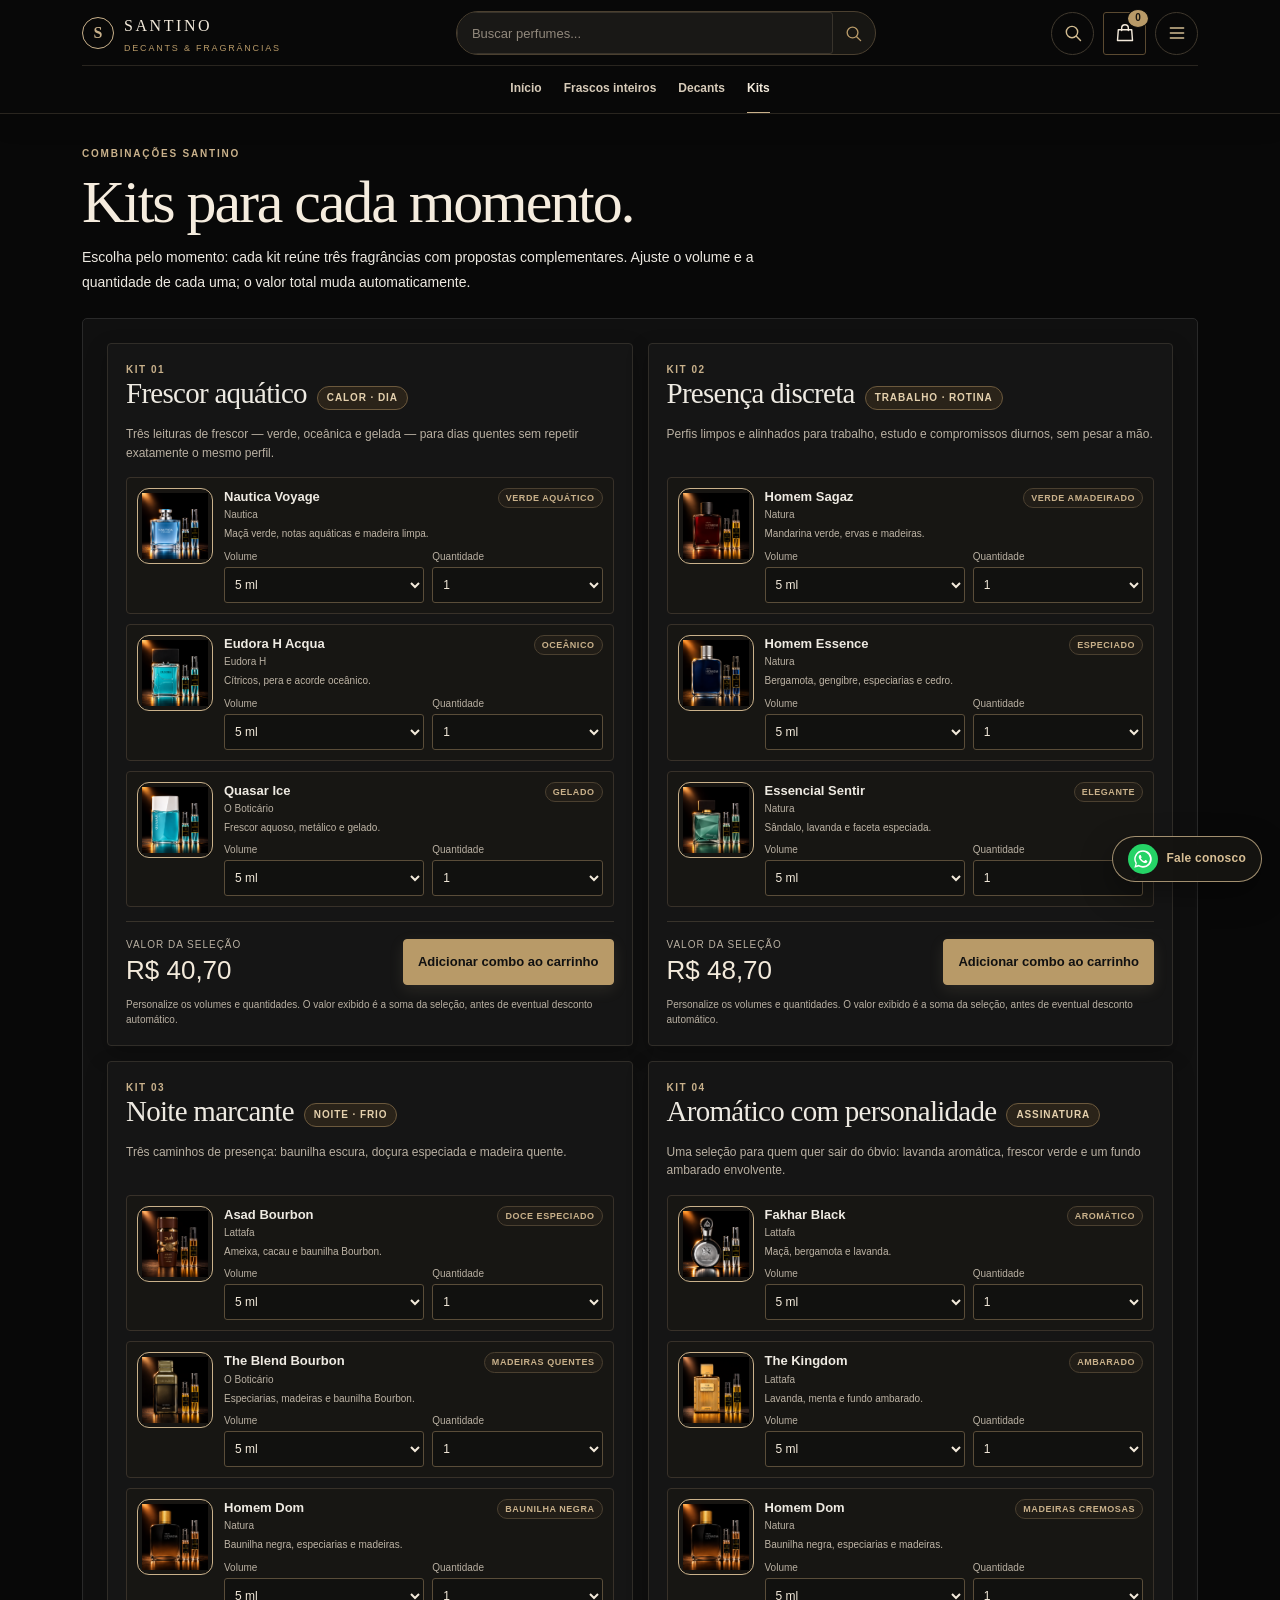
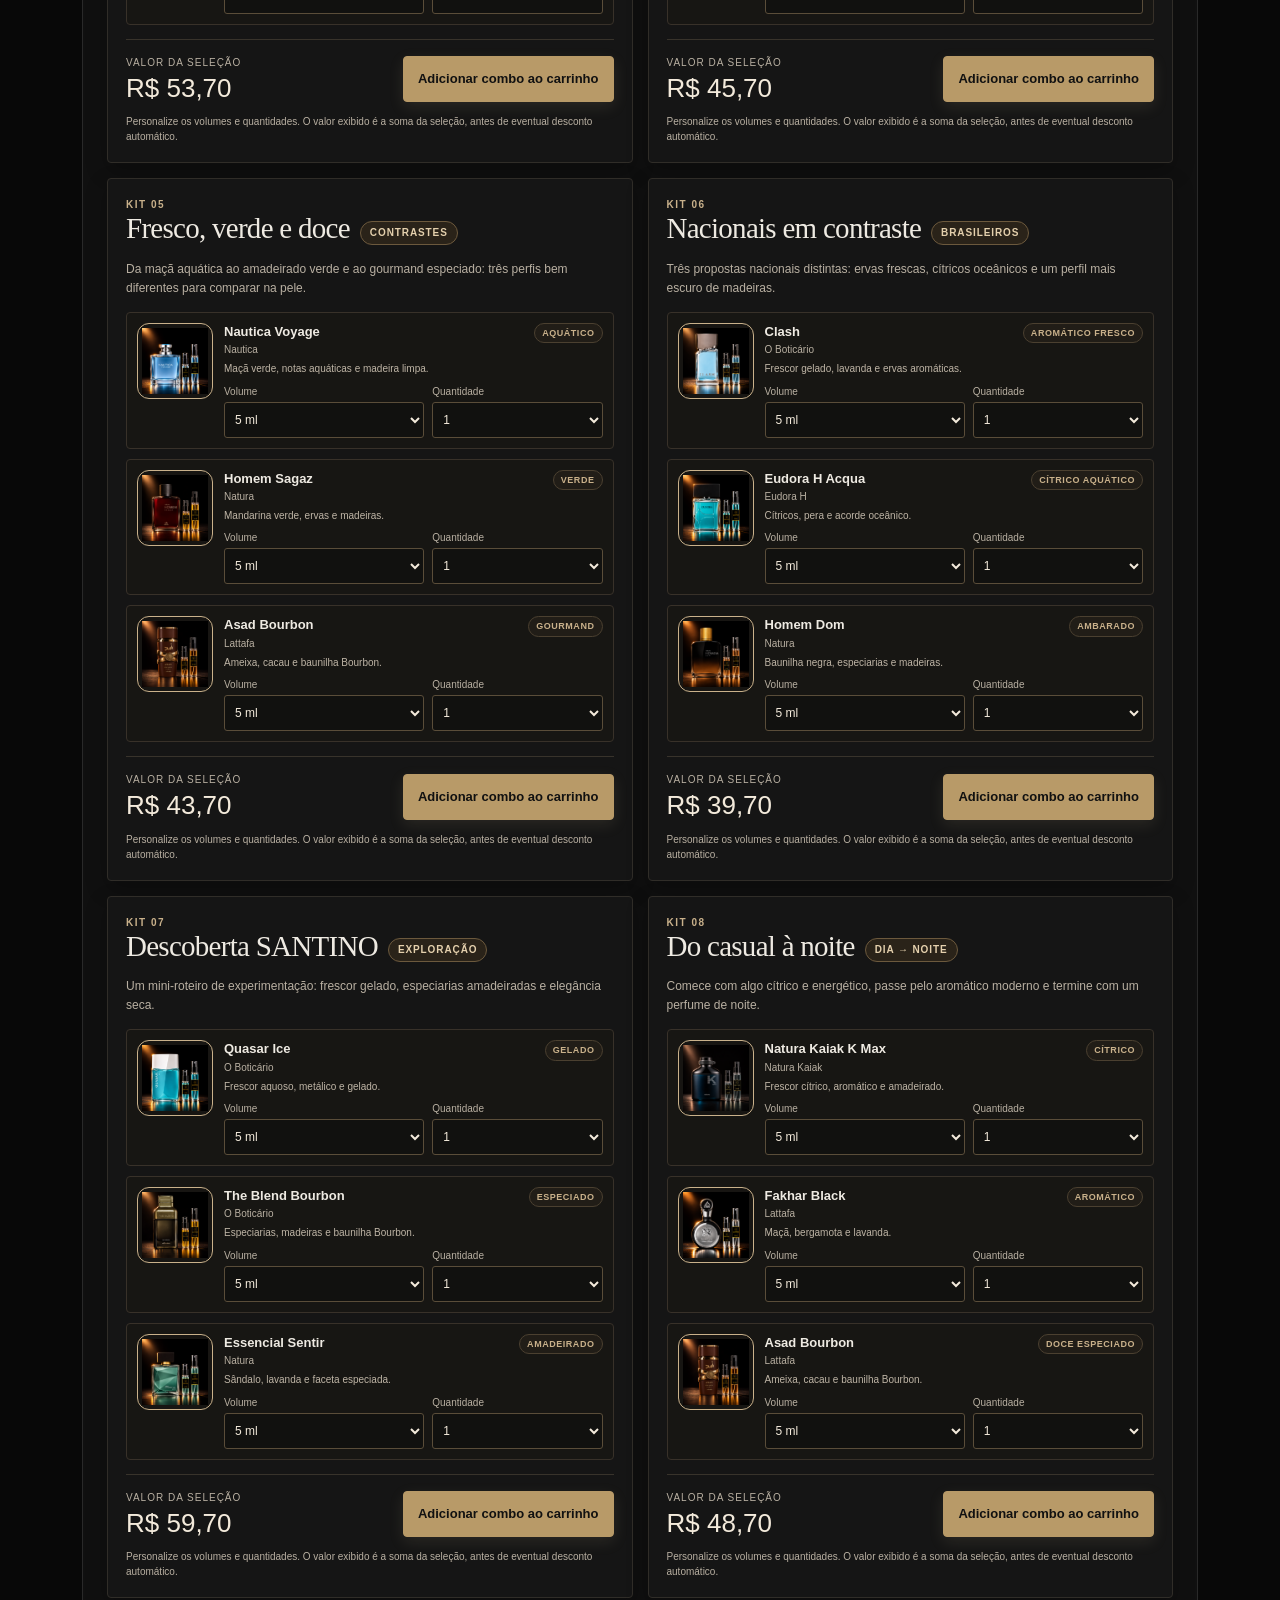
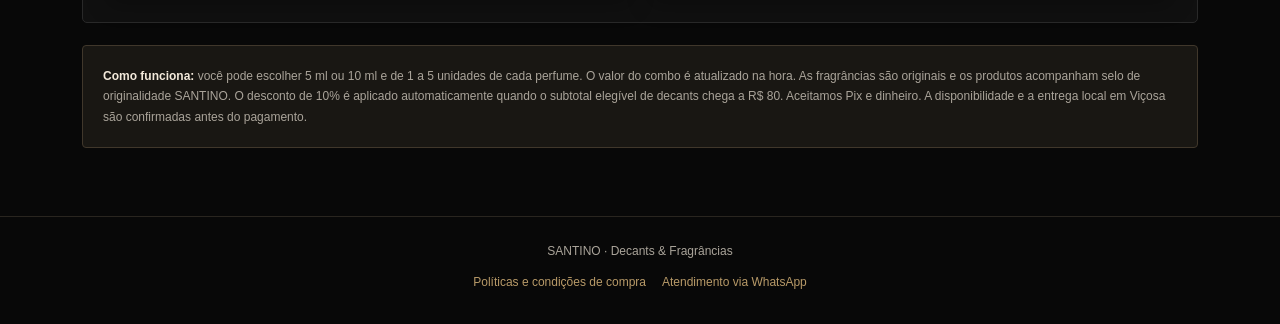
<file: kits.html>
<!doctype html>
<html lang="pt-BR">
<head>
<meta charset="utf-8">
<meta name="viewport" content="width=device-width, initial-scale=1">
<meta name="theme-color" content="#11110f">
<meta name="description" content="Kits SANTINO de decants para calor, frio, dia a dia e festas. Escolha volume e quantidade de cada perfume.">
<title>SANTINO | Kits de decants</title>
<style>
:root{--black:#11110f;--panel:#191815;--cream:#f3eadb;--beige:#c9b18b;--muted:#b9b0a2;--line:#39352f}
*{box-sizing:border-box}html{scroll-behavior:smooth}body{margin:0;background:var(--black);color:var(--cream);font-family:Arial,Helvetica,sans-serif}a{color:inherit}button,select{font:inherit}button{cursor:pointer}
header{position:sticky;top:0;z-index:5;background:rgba(17,17,15,.97);border-bottom:1px solid var(--line);backdrop-filter:blur(10px)}
.nav{max-width:1120px;margin:auto;padding:13px 20px;display:flex;align-items:center;justify-content:space-between;gap:18px;flex-wrap:wrap}
.brand{font-family:Georgia,serif;letter-spacing:.18em;font-size:16px;text-transform:uppercase;text-decoration:none;white-space:nowrap}.brand small{display:block;font:9px Arial,sans-serif;letter-spacing:.22em;color:var(--beige);margin-top:4px}
.nav-links{display:flex;align-items:center;gap:15px;flex-wrap:wrap}.nav-links a{color:var(--muted);font-size:13px;text-decoration:none}.nav-links a:hover,.nav-links a[aria-current=page]{color:var(--cream)}.nav-links a[aria-current=page]{font-weight:700}
.cart-link{display:inline-flex;align-items:center;justify-content:center;gap:7px;min-height:42px;padding:8px 12px;border:1px solid #61533d;border-radius:4px;text-decoration:none;font-size:12px;color:var(--cream)}.cart-count{display:inline-grid;place-items:center;width:22px;height:22px;border-radius:50%;background:var(--beige);color:#171512;font-size:11px;font-weight:700}
main{max-width:1160px;margin:auto;padding:32px 22px 56px}.eyebrow{font-size:10px;letter-spacing:.18em;text-transform:uppercase;font-weight:700;color:var(--beige)}
h1,h2,h3{font-family:Georgia,'Times New Roman',serif;font-weight:400}h1{max-width:800px;margin:10px 0;font-size:clamp(36px,6vw,60px);line-height:1.02;letter-spacing:-.025em}
.intro{max-width:700px;margin:0 0 25px;color:#c6bdb1;font-size:14px;line-height:1.65}
.kit-grid{display:grid;grid-template-columns:repeat(2,minmax(0,1fr));gap:15px}
.kit-card{scroll-margin-top:100px;min-width:0;padding:18px;border:1px solid #39352f;border-radius:5px;background:linear-gradient(145deg,#211f1b,#151411)}
.kit-top{display:flex;align-items:start;justify-content:space-between;gap:12px;margin-bottom:8px}.kit-label{color:var(--beige);font-size:10px;letter-spacing:.15em;text-transform:uppercase;font-weight:700}.kit-number{font-family:Georgia,serif;color:#8c785a;font-size:22px}
.kit-title-row{display:flex;align-items:center;justify-content:space-between;gap:10px}.kit-card h2{font-size:29px;line-height:1.1;margin:0 0 7px}.kit-pill{flex-shrink:0;display:inline-flex;align-items:center;justify-content:center;padding:5px 9px;border:1px solid #6c593d;border-radius:999px;background:#2a2319;color:#e4d0ad;font-size:10px;line-height:1.2;letter-spacing:.09em;font-weight:700;text-transform:uppercase}
.kit-desc{font-size:12px;line-height:1.55;color:var(--muted);margin:0 0 14px;min-height:38px}
.kit-product-list{display:grid;gap:10px}
.kit-product{display:grid;grid-template-columns:64px minmax(0,1fr);gap:11px;padding:10px;border:1px solid #383129;border-radius:4px;background:#171613;min-width:0}
.kit-product-img{width:64px;height:73px;display:grid;place-items:center;overflow:hidden;background:#eee5d7;border-radius:3px}
.kit-product-img img{display:block;width:100%;height:100%;object-fit:contain;padding:3px}
.kit-product-img .img-fallback{display:none;color:#5f4e37;font:9px Georgia,serif;text-align:center;padding:5px}
.kit-product-main{min-width:0}
.kit-product-head{display:flex;align-items:start;justify-content:space-between;gap:8px}
.kit-product h3{font-family:Arial,Helvetica,sans-serif;font-size:13px;line-height:1.25;font-weight:700;margin:1px 0 3px}
.kit-brand{color:var(--muted);font-size:10px;line-height:1.4}
.use-pill{flex-shrink:0;display:inline-block;padding:4px 7px;border:1px solid #4b4030;border-radius:999px;color:var(--beige);background:#211d17;font-size:9px;line-height:1.15;font-weight:700;letter-spacing:.06em;text-transform:uppercase}
.kit-note-short{color:#bfb5a6;font-size:10px;line-height:1.35;margin-top:5px}
.kit-controls{display:grid;grid-template-columns:minmax(0,1fr) minmax(0,.85fr);align-items:end;gap:8px;margin-top:9px}
.kit-controls label{display:block;color:var(--muted);font-size:10px;line-height:1.3}
.kit-controls select{display:block;width:100%;min-width:0;min-height:36px;margin-top:4px;border:1px solid #5a4d39;border-radius:3px;background:#11110f;color:var(--cream);padding:6px;font-size:12px}
.kit-line-total{display:none}
.kit-bottom{display:flex;align-items:end;justify-content:space-between;gap:12px;padding-top:15px;margin-top:14px;border-top:1px solid var(--line)}
.kit-total-label{color:var(--muted);font-size:10px;letter-spacing:.1em;text-transform:uppercase}.kit-price{display:block;margin-top:4px;font-size:26px;line-height:1.05;color:var(--cream)}
.kit-add{min-height:54px;padding:12px 14px;border:1px solid var(--beige);border-radius:4px;background:var(--beige);color:#171512;font-weight:700;font-size:12px;line-height:1.3}.kit-add:hover{background:#dbc6a4;border-color:#dbc6a4}
.kit-note{color:var(--muted);font-size:10px;line-height:1.5;margin:12px 0 0}
.bottom-note{margin-top:25px;border-top:1px solid var(--line);padding-top:18px;color:var(--muted);font-size:12px;line-height:1.65}.bottom-note strong{color:var(--cream)}
footer{border-top:1px solid var(--line);padding:23px 20px;text-align:center;color:var(--muted);font-size:12px}.footer-links{display:flex;justify-content:center;flex-wrap:wrap;gap:12px;margin-top:10px}.footer-links a{color:var(--beige);text-decoration:none}
@media(max-width:780px){.nav{padding:10px 13px;gap:9px}.brand{font-size:14px;letter-spacing:.15em}.brand small{font-size:8px}.nav-links{order:3;width:100%;gap:14px}.nav-links a{font-size:12px}.cart-link{margin-left:auto;min-height:40px;font-size:0;padding:0;width:42px;position:relative}.cart-link:before{content:"";position:absolute;width:13px;height:11px;left:13px;top:12px;border:1.4px solid var(--beige);border-radius:2px}.cart-link:after{content:"";position:absolute;width:7px;height:5px;left:16px;top:7px;border:1.4px solid var(--beige);border-bottom:0;border-radius:4px 4px 0 0}.cart-count{position:absolute;right:-6px;top:-7px;width:19px;height:19px;border:2px solid var(--black);font-size:10px}
main{padding:24px 14px 42px}.intro{font-size:13px;margin-bottom:21px}.kit-grid{grid-template-columns:1fr;gap:11px}.kit-card{padding:13px}.kit-card h2{font-size:27px}.kit-desc{min-height:0;margin-bottom:12px}.kit-product{grid-template-columns:60px minmax(0,1fr);gap:9px;padding:8px}.kit-product-img{width:60px;height:69px}.kit-controls{grid-template-columns:minmax(0,1fr) minmax(0,.85fr);gap:7px}.kit-controls select{font-size:11px;padding:5px}.kit-line-total{display:none}.kit-bottom{gap:8px}.kit-price{font-size:24px}.kit-add{min-height:53px;padding:11px 10px;font-size:11px;max-width:58%}}
@media(max-width:355px){.kit-product{grid-template-columns:51px minmax(0,1fr);gap:7px}.kit-product-img{width:51px;height:61px}.kit-product-head{display:block}.use-pill{margin-top:4px}.kit-controls{grid-template-columns:1fr 1fr}.kit-line-total{grid-column:1/-1;text-align:left;padding-bottom:0}.kit-bottom{align-items:stretch;flex-direction:column}.kit-add{max-width:none;width:100%}}

/* Marca SANTINO: monograma consistente no cabeçalho */
.brand{position:relative;padding-left:42px;min-height:32px;display:inline-flex;flex-direction:column;justify-content:center}
.brand::before{content:"S";position:absolute;left:0;top:50%;transform:translateY(-50%);width:30px;height:30px;border:1px solid var(--beige);border-radius:50%;display:grid;place-items:center;color:var(--beige);font:700 16px/1 Georgia,"Times New Roman",serif;letter-spacing:0}
@media(max-width:720px){.brand{padding-left:36px;min-height:28px}.brand::before{width:26px;height:26px;font-size:14px}}
</style>
  <link rel="stylesheet" href="santino-ui.css?v=20261127-10">

  <link rel="stylesheet" href="santino-identity.css?v=20261127-4">
  <link rel="icon" href="favicon.svg" type="image/svg+xml">
  <link rel="canonical" href="https://samuelluisz7.github.io/Santino/kits.html">
  <meta name="robots" content="index,follow">
  <meta property="og:type" content="website">
  <meta property="og:site_name" content="SANTINO">
  <meta property="og:title" content="SANTINO | Kits de decants">
  <meta property="og:description" content="Kits SANTINO de decants para calor, frio, dia a dia e festas. Escolha volume e quantidade de cada perfume.">
  <meta property="og:url" content="https://samuelluisz7.github.io/Santino/kits.html">
  <meta property="og:image" content="https://samuelluisz7.github.io/Santino/banner-home-original.webp">
  <meta name="twitter:card" content="summary_large_image">
</head>
<body>
<header class="santino-site-header">
  <div class="santino-header-shell">
    <div class="santino-header-top">
      <a class="brand brand-home santino-header-brand" href="index.html">SANTINO<small>DECANTS &amp; FRAGRÂNCIAS</small></a>
      <div class="santino-header-actions">
        <button class="santino-header-icon" type="button" data-santino-focus-search aria-label="Ir para a busca" title="Buscar perfumes">
          <svg viewBox="0 0 24 24" aria-hidden="true"><circle cx="10.8" cy="10.8" r="6.8"/><path d="m16 16 5 5"/></svg>
        </button>
        <a class="cart-link santino-header-icon santino-header-cart" href="decants.html?openCart=1" aria-label="Abrir carrinho">
          <svg viewBox="0 0 24 24" aria-hidden="true"><path d="M4 8h16l1 13H3L4 8Z"/><path d="M8 9V6a4 4 0 0 1 8 0v3"/></svg>
          <span class="cart-count" id="cartCount">0</span>
        </a>
        <button class="santino-header-icon santino-menu-button" type="button" data-santino-menu-open aria-controls="santinoMenuLayer" aria-expanded="false" aria-label="Abrir menu" title="Menu">
          <svg viewBox="0 0 24 24" aria-hidden="true"><path d="M4 6h16M4 12h16M4 18h16"/></svg>
        </button>
      </div>
    </div>
    <form class="nav-search santino-header-search" action="buscar.html" method="get" data-santino-search>
      <input type="search" name="q" maxlength="100" placeholder="Buscar perfumes..." aria-label="Buscar perfumes" autocomplete="off" required>
      <button type="submit" aria-label="Pesquisar"><svg viewBox="0 0 24 24" aria-hidden="true"><circle cx="10.8" cy="10.8" r="6.8"/><path d="m16 16 5 5"/></svg></button>
    </form>
    <nav class="catalog-nav santino-category-nav" aria-label="Categorias do catálogo">
      <a href="index.html">Início</a>
      <a href="frascos.html">Frascos inteiros</a>
      <a href="decants.html">Decants</a>
      <a href="kits.html" aria-current="page">Kits</a>
    </nav>
  </div>
</header>
<main>
<div class="eyebrow">Combinações SANTINO</div>
<h1>Kits para cada momento.</h1>
<p class="intro">Escolha pelo momento: cada kit reúne três fragrâncias com propostas complementares. Ajuste o volume e a quantidade de cada uma; o valor total muda automaticamente.</p>
<section class="kit-grid" id="kitGrid" aria-label="Combos de decants recomendados"></section>
<p class="bottom-note"><strong>Como funciona:</strong> você pode escolher 5 ml ou 10 ml e de 1 a 5 unidades de cada perfume. O valor do combo é atualizado na hora. As fragrâncias são originais e os produtos acompanham selo de originalidade SANTINO. O desconto de 10% é aplicado automaticamente quando o subtotal elegível de decants chega a R$ 80. Aceitamos Pix e dinheiro. A disponibilidade e a entrega local em Viçosa são confirmadas antes do pagamento.</p>
</main>
<footer>SANTINO · Decants &amp; Fragrâncias
<nav class="footer-links"><a href="politicas.html">Políticas e condições de compra</a><a href="https://wa.me/5531996312579" target="_blank" rel="noopener noreferrer">Atendimento via WhatsApp</a></nav>
</footer>
<script>
(function(){
"use strict";
const CART_KEY="santino_nobre_cart";
const currency=new Intl.NumberFormat("pt-BR",{style:"currency",currency:"BRL"});
const products={
 "kingdom":{name:"The Kingdom",brand:"Lattafa",image:"imagens-perfumes/file_000000001bcc820eaacfaa778590d3b2.png",short:"Lavanda, menta e fundo ambarado.",prices:{5:18.9,10:35.9}},
 "the-blend-bourbon":{name:"The Blend Bourbon",brand:"O Boticário",image:"imagens-perfumes/file_00000000294c820e955ad9d271829d93.png",short:"Especiarias, madeiras e baunilha Bourbon.",prices:{5:22.9,10:42.9}},
 "asad-bourbon":{name:"Asad Bourbon",brand:"Lattafa",image:"imagens-perfumes/file_00000000ec34820e8ef9f9d86598f27c.png",short:"Ameixa, cacau e baunilha Bourbon.",prices:{5:17.9,10:33.9}},
 "homem-sagaz":{name:"Homem Sagaz",brand:"Natura",image:"imagens-perfumes/file_000000009260820e960992d939501568.png",short:"Mandarina verde, ervas e madeiras.",prices:{5:12.9,10:24.9}},
 "homem-dom":{name:"Homem Dom",brand:"Natura",image:"imagens-perfumes/file_00000000d6b4820ea291f02fce000da9.png",short:"Baunilha negra, especiarias e madeiras.",prices:{5:12.9,10:24.9}},
 "homem-essence":{name:"Homem Essence",brand:"Natura",image:"imagens-perfumes/file_00000000536c820eb4a4d9c3ece0cba3.png",short:"Bergamota, gengibre, especiarias e cedro.",prices:{5:16.9,10:31.9}},
 "essencial-sentir":{name:"Essencial Sentir",brand:"Natura",image:"imagens-perfumes/file_00000000ec54820eaed4d12ec4da56cb.png",short:"Sândalo, lavanda e faceta especiada.",prices:{5:18.9,10:35.9}},
 "fakhar-black":{name:"Fakhar Black",brand:"Lattafa",image:"imagens-perfumes/file_0000000076d4820e9f124ecbb51bf017.png",short:"Maçã, bergamota e lavanda.",prices:{5:13.9,10:25.9}},
 "k-max":{name:"Natura Kaiak K Max",brand:"Natura Kaiak",image:"imagens-perfumes/file_000000002630820eb1e3fc68c0103081.png",short:"Frescor cítrico, aromático e amadeirado.",prices:{5:16.9,10:30.9}},
 "nautica-voyage":{name:"Nautica Voyage",brand:"Nautica",image:"imagens-perfumes/file_000000006ae8820ead14023212f61e03.png",short:"Maçã verde, notas aquáticas e madeira limpa.",prices:{5:12.9,10:21.9}},
 "clash":{name:"Clash",brand:"O Boticário",image:"imagens-perfumes/file_00000000bae8820e898a2dd84bd4ea9e.png",short:"Frescor gelado, lavanda e ervas aromáticas.",prices:{5:16.9,10:31.9}},
 "quasar-ice":{name:"Quasar Ice",brand:"O Boticário",image:"imagens-perfumes/file_000000004710820eb877f3d23c83677a.png",short:"Frescor aquoso, metálico e gelado.",prices:{5:17.9,10:33.9}},
 "eudora-h-acqua":{name:"Eudora H Acqua",brand:"Eudora H",image:"imagens-perfumes/file_0000000078dc820ea30ea64d059e400d.png",short:"Cítricos, pera e acorde oceânico.",prices:{5:9.9,10:17.9}}
};
const KIT_IMAGE_FALLBACKS = {};
const kits=[
 {id:"calor-aquatico",label:"CALOR · DIA",title:"Frescor aquático",desc:"Três leituras de frescor — verde, oceânica e gelada — para dias quentes sem repetir exatamente o mesmo perfil.",items:[["nautica-voyage","VERDE AQUÁTICO"],["eudora-h-acqua","OCEÂNICO"],["quasar-ice","GELADO"]]},
 {id:"trabalho",label:"TRABALHO · ROTINA",title:"Presença discreta",desc:"Perfis limpos e alinhados para trabalho, estudo e compromissos diurnos, sem pesar a mão.",items:[["homem-sagaz","VERDE AMADEIRADO"],["homem-essence","ESPECIADO"],["essencial-sentir","ELEGANTE"]]},
 {id:"noite-marcante",label:"NOITE · FRIO",title:"Noite marcante",desc:"Três caminhos de presença: baunilha escura, doçura especiada e madeira quente.",items:[["asad-bourbon","DOCE ESPECIADO"],["the-blend-bourbon","MADEIRAS QUENTES"],["homem-dom","BAUNILHA NEGRA"]]},
 {id:"assinatura",label:"ASSINATURA",title:"Aromático com personalidade",desc:"Uma seleção para quem quer sair do óbvio: lavanda aromática, frescor verde e um fundo ambarado envolvente.",items:[["fakhar-black","AROMÁTICO"],["kingdom","AMBARADO"],["homem-dom","MADEIRAS CREMOSAS"]]},
 {id:"contrastes",label:"CONTRASTES",title:"Fresco, verde e doce",desc:"Da maçã aquática ao amadeirado verde e ao gourmand especiado: três perfis bem diferentes para comparar na pele.",items:[["nautica-voyage","AQUÁTICO"],["homem-sagaz","VERDE"],["asad-bourbon","GOURMAND"]]},
 {id:"nacionais",label:"BRASILEIROS",title:"Nacionais em contraste",desc:"Três propostas nacionais distintas: ervas frescas, cítricos oceânicos e um perfil mais escuro de madeiras.",items:[["clash","AROMÁTICO FRESCO"],["eudora-h-acqua","CÍTRICO AQUÁTICO"],["homem-dom","AMBARADO"]]},
 {id:"descoberta",label:"EXPLORAÇÃO",title:"Descoberta SANTINO",desc:"Um mini-roteiro de experimentação: frescor gelado, especiarias amadeiradas e elegância seca.",items:[["quasar-ice","GELADO"],["the-blend-bourbon","ESPECIADO"],["essencial-sentir","AMADEIRADO"]]},
 {id:"dia-para-noite",label:"DIA → NOITE",title:"Do casual à noite",desc:"Comece com algo cítrico e energético, passe pelo aromático moderno e termine com um perfume de noite.",items:[["k-max","CÍTRICO"],["fakhar-black","AROMÁTICO"],["asad-bourbon","DOCE ESPECIADO"]]}
];
const defaultSelection={};
function money(value){return currency.format(value)}
function escapeHTML(value){return String(value??"").replace(/[&<>"']/g,c=>({"&":"&amp;","<":"&lt;",">":"&gt;",'"':"&quot;","'":"&#39;"}[c]))}
function selected(kitId,productId){
 const ml=document.getElementById("ml-"+kitId+"-"+productId),qty=document.getElementById("qty-"+kitId+"-"+productId);
 return {ml:Number(ml.value),qty:Number(qty.value),price:products[productId].prices[Number(ml.value)]};
}
function kitTotal(kit){
 return kit.items.reduce((sum,item)=>{const id=item[0],value=selected(kit.id,id);return sum+value.price*value.qty},0);
}
function refreshKit(kit){
 kit.items.forEach(item=>{
  const id=item[0],choice=selected(kit.id,id);
  const line=document.getElementById("line-"+kit.id+"-"+id);
  if(line)line.textContent=money(choice.price*choice.qty);
 });
 const total=document.getElementById("price-"+kit.id);
 if(total)total.textContent=money(kitTotal(kit));
}
function render(){
 document.getElementById("kitGrid").innerHTML=kits.map((kit,index)=>'<article class="kit-card" id="kit-'+kit.id+'" data-kit="'+kit.id+'">'+
 '<div class="kit-top"><div><div class="kit-label">KIT 0'+(index+1)+'</div><div class="kit-title-row"><h2>'+kit.title+'</h2><span class="kit-pill">'+kit.label+'</span></div></div></div>'+
 '<p class="kit-desc">'+kit.desc+'</p><div class="kit-product-list">'+kit.items.map(([id,tag])=>{const p=products[id];return '<div class="kit-product">'+
 '<div class="kit-product-img"><img data-product-id="'+escapeHTML(id)+'" src="'+escapeHTML(p.image)+'" alt="Frasco de '+escapeHTML(p.name)+'" loading="lazy" decoding="async"><span class="img-fallback">SANTINO</span></div>'+
 '<div class="kit-product-main"><div class="kit-product-head"><div><h3>'+escapeHTML(p.name)+'</h3><div class="kit-brand">'+escapeHTML(p.brand)+'</div></div><span class="use-pill">'+escapeHTML(tag)+'</span></div><div class="kit-note-short">'+escapeHTML(p.short)+'</div>'+
 '<div class="kit-controls"><label for="ml-'+kit.id+'-'+id+'">Volume<select id="ml-'+kit.id+'-'+id+'"><option value="5">5 ml</option><option value="10">10 ml</option></select></label><label for="qty-'+kit.id+'-'+id+'">Quantidade<select id="qty-'+kit.id+'-'+id+'">'+Array.from({length:5},(_,i)=>'<option value="'+(i+1)+'">'+(i+1)+'</option>').join("")+'</select></label></div>'+
 '</div></div>'}).join("")+'</div>'+
 '<div class="kit-bottom"><div><div class="kit-total-label">Valor da seleção</div><span class="kit-price" id="price-'+kit.id+'">'+money(kit.items.reduce((sum,[id])=>sum+products[id].prices[5],0))+'</span></div><button type="button" class="kit-add" data-add-kit="'+kit.id+'">Adicionar combo ao carrinho</button></div>'+
 '<p class="kit-note">Personalize os volumes e quantidades. O valor exibido é a soma da seleção, antes de eventual desconto automático.</p></article>').join("");

 document.querySelectorAll(".kit-product-img img[data-product-id]").forEach(img=>{
  if(img.dataset.fallbackBound==="1")return;
  img.dataset.fallbackBound="1";
  const fallback=img.nextElementSibling;
  const showFallback=()=>{img.style.display="none";if(fallback)fallback.style.display="block";};
  const tryNext=()=>{
   const alternatives=KIT_IMAGE_FALLBACKS[img.dataset.productId]||[];
   const index=Number(img.dataset.fallbackIndex||0);
   if(index<alternatives.length){img.dataset.fallbackIndex=String(index+1);img.src=alternatives[index];return;}
   showFallback();
  };
  img.addEventListener("error",tryNext);
  img.addEventListener("load",()=>{if(img.naturalWidth>0){img.style.display="block";if(fallback)fallback.style.display="none";}});
  if(img.complete&&img.naturalWidth===0)tryNext();
 });

 kits.forEach(kit=>kit.items.forEach(([id])=>{
  document.getElementById("ml-"+kit.id+"-"+id).addEventListener("change",()=>refreshKit(kit));
  document.getElementById("qty-"+kit.id+"-"+id).addEventListener("change",()=>refreshKit(kit));
 }));
 document.querySelectorAll("[data-add-kit]").forEach(btn=>btn.addEventListener("click",()=>addKit(btn.dataset.addKit)));
}
function readCart(){try{const val=JSON.parse(localStorage.getItem(CART_KEY)||"[]");return Array.isArray(val)?val:[]}catch(e){return[]}}
function addKit(id){
 const kit=kits.find(x=>x.id===id);if(!kit)return;
 const cart=readCart();
 kit.items.forEach(([productId])=>{
  const p=products[productId],choice=selected(kit.id,productId);
  if(choice.qty<1||choice.qty>5||![5,10].includes(choice.ml))return;
  const key=productId+"-"+choice.ml,existing=cart.find(item=>item.key===key);
  if(existing){existing.qty=(Number(existing.qty)||0)+choice.qty;existing.image=existing.image||p.image;}
  else{cart.push({key:key,id:productId,name:p.name,brand:p.brand,image:p.image,ml:choice.ml,price:choice.price,qty:choice.qty,category:"Decant"});}
 });
 try{localStorage.setItem(CART_KEY,JSON.stringify(cart));}catch(e){alert("Não foi possível salvar os itens deste combo neste navegador. Tente novamente.");return;}
 window.dispatchEvent(new Event("santino:cart-updated"));
  if(window.SantinoCartToast)window.SantinoCartToast("Kit adicionado ao carrinho.");
}
function renderCartCount(){const c=readCart().reduce((sum,item)=>sum+(Number(item.qty)||0),0);document.getElementById("cartCount").textContent=String(c)}
render();renderCartCount();
if(window.location.hash){const target=document.getElementById(decodeURIComponent(window.location.hash.slice(1)));if(target)target.scrollIntoView({behavior:"smooth",block:"start"})}
})();
</script>
<script src="santino-ui.js?v=20261127-10" defer></script>
</body>
</html>
</file>
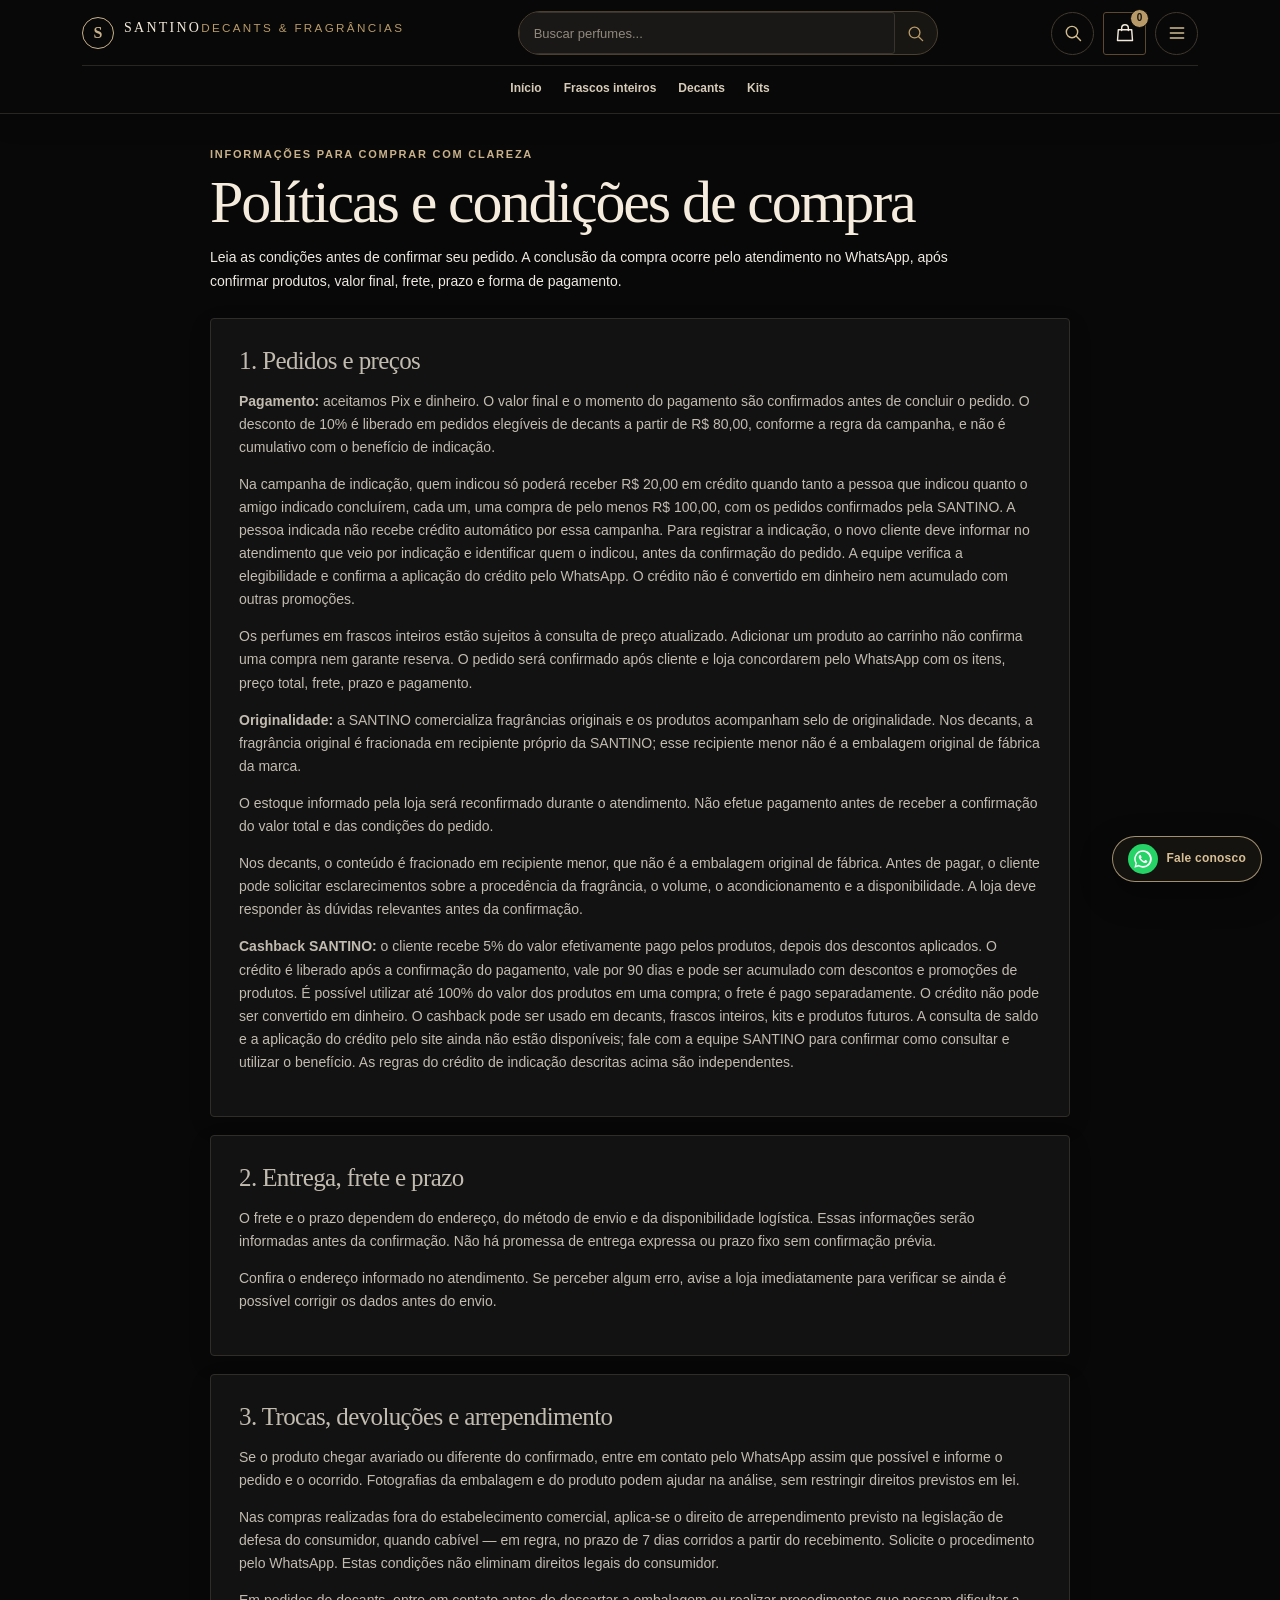
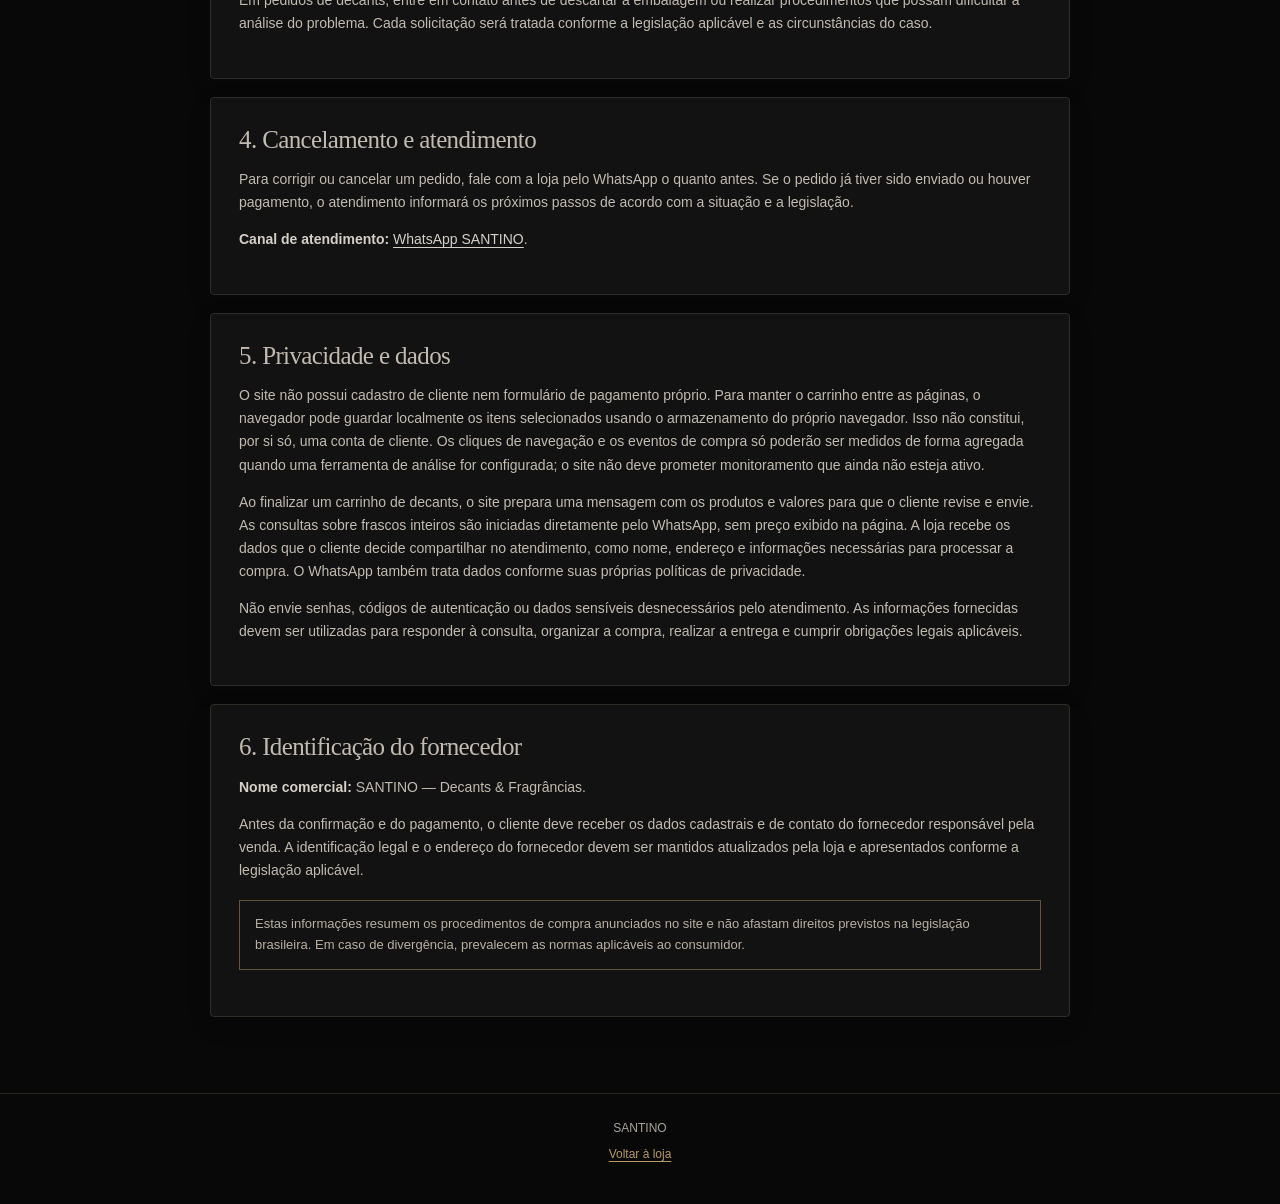
<file: politicas.html>
<!doctype html>
<html lang="pt-BR"><head><meta charset="utf-8"><meta name="viewport" content="width=device-width, initial-scale=1"><meta name="theme-color" content="#11110f"><meta name="description" content="Políticas de compra, entrega, trocas, cancelamentos e privacidade da SANTINO."><title>SANTINO | Políticas e condições</title>
<style>
:root{--black:#11110f;--cream:#f3eadb;--beige:#c9b18b;--muted:#b9b0a2;--line:#39352f}
*{box-sizing:border-box}body{margin:0;background:var(--black);color:var(--cream);font-family:Arial,Helvetica,sans-serif;line-height:1.65}
header{position:sticky;top:0;background:rgba(17,17,15,.96);border-bottom:1px solid var(--line)}
.nav{max-width:1000px;margin:auto;padding:15px 20px;display:flex;justify-content:space-between;align-items:center;gap:16px;flex-wrap:wrap}
.brand{font-family:Georgia,serif;letter-spacing:.16em;font-size:14px;text-transform:uppercase;color:var(--cream);text-decoration:none}
nav{display:flex;gap:14px;flex-wrap:wrap}nav a{color:var(--beige);font-size:12px;text-decoration:none}
main{max-width:900px;margin:auto;padding:32px 20px 58px}.eyebrow{color:var(--beige);letter-spacing:.16em;text-transform:uppercase;font-weight:700;font-size:11px}
h1,h2{font-family:Georgia,serif;font-weight:400;line-height:1.2}h1{font-size:clamp(30px,6vw,44px);margin:8px 0 12px}h2{font-size:25px;margin:0 0 12px}
.intro{color:var(--muted);font-size:14px;max-width:760px;margin-bottom:28px}.policy{border-top:1px solid var(--line);padding:24px 0}
.policy p{font-size:14px;color:var(--muted)}.policy strong{color:var(--cream)}.policy a{color:var(--beige)}
.note{border:1px solid #61533d;padding:13px 15px;margin:18px 0;color:var(--muted);font-size:13px}
footer{border-top:1px solid var(--line);padding:22px;text-align:center;color:var(--muted);font-size:12px}
@media(max-width:600px){.nav{padding:12px 15px}main{padding:24px 16px 44px}.policy{padding:20px 0}.policy p{font-size:13px}}

@media(max-width:600px){.nav{gap:10px}.nav .brand{font-size:14px;letter-spacing:.16em}nav a{font-size:13px;padding:5px 0}}


/* Marca SANTINO: monograma consistente no cabeçalho */
.brand{position:relative;padding-left:42px;min-height:32px;display:inline-flex;flex-direction:column;justify-content:center}
.brand::before{content:"S";position:absolute;left:0;top:50%;transform:translateY(-50%);width:30px;height:30px;border:1px solid var(--beige);border-radius:50%;display:grid;place-items:center;color:var(--beige);font:700 16px/1 Georgia,"Times New Roman",serif;letter-spacing:0}
@media(max-width:720px){.brand{padding-left:36px;min-height:28px}.brand::before{width:26px;height:26px;font-size:14px}}
</style>  <link rel="stylesheet" href="santino-ui.css?v=20261127-10">

  <link rel="stylesheet" href="santino-identity.css?v=20261117-1">
  <link rel="icon" href="favicon.svg" type="image/svg+xml">
  <link rel="canonical" href="https://samuelluisz7.github.io/Santino/politicas.html">
  <meta name="robots" content="index,follow">
  <meta property="og:type" content="website">
  <meta property="og:site_name" content="SANTINO">
  <meta property="og:title" content="SANTINO | Políticas e condições">
  <meta property="og:description" content="Políticas de compra, entrega, trocas, cancelamentos e privacidade da SANTINO.">
  <meta property="og:url" content="https://samuelluisz7.github.io/Santino/politicas.html">
  <meta property="og:image" content="https://samuelluisz7.github.io/Santino/banner-home-original.webp">
  <meta name="twitter:card" content="summary_large_image">
</head><body>
<header class="santino-site-header">
  <div class="santino-header-shell">
    <div class="santino-header-top">
      <a class="brand brand-home santino-header-brand" href="index.html">SANTINO<small>DECANTS &amp; FRAGRÂNCIAS</small></a>
      <div class="santino-header-actions">
        <button class="santino-header-icon" type="button" data-santino-focus-search aria-label="Ir para a busca" title="Buscar perfumes">
          <svg viewBox="0 0 24 24" aria-hidden="true"><circle cx="10.8" cy="10.8" r="6.8"/><path d="m16 16 5 5"/></svg>
        </button>
        <a class="cart-link santino-header-icon santino-header-cart" href="decants.html?openCart=1" aria-label="Abrir carrinho">
          <svg viewBox="0 0 24 24" aria-hidden="true"><path d="M4 8h16l1 13H3L4 8Z"/><path d="M8 9V6a4 4 0 0 1 8 0v3"/></svg>
          <span class="cart-count" id="policyCartCount">0</span>
        </a>
        <button class="santino-header-icon santino-menu-button" type="button" data-santino-menu-open aria-controls="santinoMenuLayer" aria-expanded="false" aria-label="Abrir menu" title="Menu">
          <svg viewBox="0 0 24 24" aria-hidden="true"><path d="M4 6h16M4 12h16M4 18h16"/></svg>
        </button>
      </div>
    </div>
    <form class="nav-search santino-header-search" action="buscar.html" method="get" data-santino-search>
      <input type="search" name="q" maxlength="100" placeholder="Buscar perfumes..." aria-label="Buscar perfumes" autocomplete="off" required>
      <button type="submit" aria-label="Pesquisar"><svg viewBox="0 0 24 24" aria-hidden="true"><circle cx="10.8" cy="10.8" r="6.8"/><path d="m16 16 5 5"/></svg></button>
    </form>
    <nav class="catalog-nav santino-category-nav" aria-label="Categorias do catálogo">
      <a href="index.html">Início</a>
      <a href="frascos.html">Frascos inteiros</a>
      <a href="decants.html">Decants</a>
      <a href="kits.html">Kits</a>
    </nav>
  </div>
</header>
<main><div class="eyebrow">Informações para comprar com clareza</div><h1>Políticas e condições de compra</h1>
<p class="intro">Leia as condições antes de confirmar seu pedido. A conclusão da compra ocorre pelo atendimento no WhatsApp, após confirmar produtos, valor final, frete, prazo e forma de pagamento.</p>
<section class="policy" id="pedidos"><h2>1. Pedidos e preços</h2>
<p><strong>Pagamento:</strong> aceitamos Pix e dinheiro. O valor final e o momento do pagamento são confirmados antes de concluir o pedido. O desconto de 10% é liberado em pedidos elegíveis de decants a partir de R$ 80,00, conforme a regra da campanha, e não é cumulativo com o benefício de indicação.</p><p>Na campanha de indicação, quem indicou só poderá receber R$ 20,00 em crédito quando tanto a pessoa que indicou quanto o amigo indicado concluírem, cada um, uma compra de pelo menos R$ 100,00, com os pedidos confirmados pela SANTINO. A pessoa indicada não recebe crédito automático por essa campanha. Para registrar a indicação, o novo cliente deve informar no atendimento que veio por indicação e identificar quem o indicou, antes da confirmação do pedido. A equipe verifica a elegibilidade e confirma a aplicação do crédito pelo WhatsApp. O crédito não é convertido em dinheiro nem acumulado com outras promoções.</p>
<p>Os perfumes em frascos inteiros estão sujeitos à consulta de preço atualizado. Adicionar um produto ao carrinho não confirma uma compra nem garante reserva. O pedido será confirmado após cliente e loja concordarem pelo WhatsApp com os itens, preço total, frete, prazo e pagamento.</p>
<p><strong>Originalidade:</strong> a SANTINO comercializa fragrâncias originais e os produtos acompanham selo de originalidade. Nos decants, a fragrância original é fracionada em recipiente próprio da SANTINO; esse recipiente menor não é a embalagem original de fábrica da marca.</p>
<p>O estoque informado pela loja será reconfirmado durante o atendimento. Não efetue pagamento antes de receber a confirmação do valor total e das condições do pedido.</p><p>Nos decants, o conteúdo é fracionado em recipiente menor, que não é a embalagem original de fábrica. Antes de pagar, o cliente pode solicitar esclarecimentos sobre a procedência da fragrância, o volume, o acondicionamento e a disponibilidade. A loja deve responder às dúvidas relevantes antes da confirmação.</p>
<p><strong>Cashback SANTINO:</strong> o cliente recebe 5% do valor efetivamente pago pelos produtos, depois dos descontos aplicados. O crédito é liberado após a confirmação do pagamento, vale por 90 dias e pode ser acumulado com descontos e promoções de produtos. É possível utilizar até 100% do valor dos produtos em uma compra; o frete é pago separadamente. O crédito não pode ser convertido em dinheiro. O cashback pode ser usado em decants, frascos inteiros, kits e produtos futuros. A consulta de saldo e a aplicação do crédito pelo site ainda não estão disponíveis; fale com a equipe SANTINO para confirmar como consultar e utilizar o benefício. As regras do crédito de indicação descritas acima são independentes.</p></section>
<section class="policy" id="entrega"><h2>2. Entrega, frete e prazo</h2>
<p>O frete e o prazo dependem do endereço, do método de envio e da disponibilidade logística. Essas informações serão informadas antes da confirmação. Não há promessa de entrega expressa ou prazo fixo sem confirmação prévia.</p>
<p>Confira o endereço informado no atendimento. Se perceber algum erro, avise a loja imediatamente para verificar se ainda é possível corrigir os dados antes do envio.</p></section>
<section class="policy" id="trocas"><h2>3. Trocas, devoluções e arrependimento</h2>
<p>Se o produto chegar avariado ou diferente do confirmado, entre em contato pelo WhatsApp assim que possível e informe o pedido e o ocorrido. Fotografias da embalagem e do produto podem ajudar na análise, sem restringir direitos previstos em lei.</p>
<p>Nas compras realizadas fora do estabelecimento comercial, aplica-se o direito de arrependimento previsto na legislação de defesa do consumidor, quando cabível — em regra, no prazo de 7 dias corridos a partir do recebimento. Solicite o procedimento pelo WhatsApp. Estas condições não eliminam direitos legais do consumidor.</p>
<p>Em pedidos de decants, entre em contato antes de descartar a embalagem ou realizar procedimentos que possam dificultar a análise do problema. Cada solicitação será tratada conforme a legislação aplicável e as circunstâncias do caso.</p></section>
<section class="policy" id="cancelamento"><h2>4. Cancelamento e atendimento</h2>
<p>Para corrigir ou cancelar um pedido, fale com a loja pelo WhatsApp o quanto antes. Se o pedido já tiver sido enviado ou houver pagamento, o atendimento informará os próximos passos de acordo com a situação e a legislação.</p>
<p><strong>Canal de atendimento:</strong> <a href="https://wa.me/5531996312579" target="_blank" rel="noopener noreferrer">WhatsApp SANTINO</a>.</p></section>
<section class="policy" id="privacidade"><h2>5. Privacidade e dados</h2>
<p>O site não possui cadastro de cliente nem formulário de pagamento próprio. Para manter o carrinho entre as páginas, o navegador pode guardar localmente os itens selecionados usando o armazenamento do próprio navegador. Isso não constitui, por si só, uma conta de cliente. Os cliques de navegação e os eventos de compra só poderão ser medidos de forma agregada quando uma ferramenta de análise for configurada; o site não deve prometer monitoramento que ainda não esteja ativo.</p>
<p>Ao finalizar um carrinho de decants, o site prepara uma mensagem com os produtos e valores para que o cliente revise e envie. As consultas sobre frascos inteiros são iniciadas diretamente pelo WhatsApp, sem preço exibido na página. A loja recebe os dados que o cliente decide compartilhar no atendimento, como nome, endereço e informações necessárias para processar a compra. O WhatsApp também trata dados conforme suas próprias políticas de privacidade.</p>
<p>Não envie senhas, códigos de autenticação ou dados sensíveis desnecessários pelo atendimento. As informações fornecidas devem ser utilizadas para responder à consulta, organizar a compra, realizar a entrega e cumprir obrigações legais aplicáveis.</p></section>
<section class="policy" id="identificacao"><h2>6. Identificação do fornecedor</h2>
<p><strong>Nome comercial:</strong> SANTINO — Decants &amp; Fragrâncias.</p>
<p>Antes da confirmação e do pagamento, o cliente deve receber os dados cadastrais e de contato do fornecedor responsável pela venda. A identificação legal e o endereço do fornecedor devem ser mantidos atualizados pela loja e apresentados conforme a legislação aplicável.</p>
<div class="note">Estas informações resumem os procedimentos de compra anunciados no site e não afastam direitos previstos na legislação brasileira. Em caso de divergência, prevalecem as normas aplicáveis ao consumidor.</div></section></main>
<footer><div>SANTINO</div><p><a href="index.html" style="color:var(--beige)">Voltar à loja</a></p></footer>  <script src="santino-ui.js?v=20261127-10" defer></script>
</body></html>
</file>
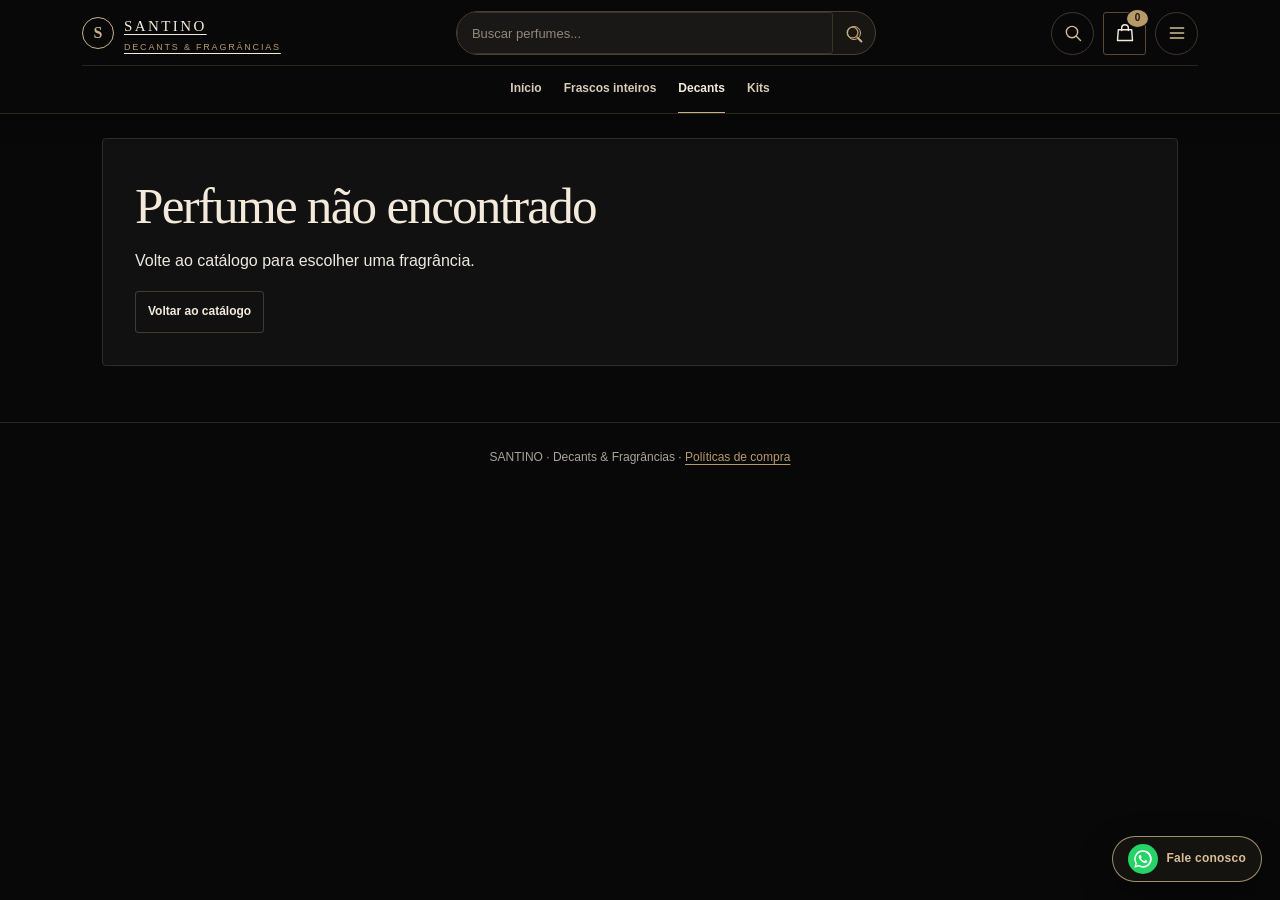
<file: produto.html>
<!doctype html>
<html lang="pt-BR">
<head>
<meta charset="utf-8">
<meta name="viewport" content="width=device-width, initial-scale=1">
<meta name="theme-color" content="#11110f">
<meta name="description" content="Detalhes, fotos, notas e características das fragrâncias da Santino.">
<title>SANTINO | Detalhes do perfume</title>
<style>
:root{--black:#11110f;--panel:#1a1916;--cream:#f3eadb;--beige:#c9b18b;--muted:#b9b0a2;--line:#39352f}
*{box-sizing:border-box}body{margin:0;background:var(--black);color:var(--cream);font-family:Arial,Helvetica,sans-serif}a{color:inherit}button,select{font:inherit}button{cursor:pointer}
header{position:sticky;top:0;z-index:5;background:rgba(17,17,15,.97);border-bottom:1px solid var(--line);backdrop-filter:blur(10px)}
.nav{max-width:1120px;margin:auto;padding:13px 20px;display:flex;align-items:center;gap:18px;justify-content:space-between;flex-wrap:wrap}
.brand{font-family:Georgia,serif;letter-spacing:.18em;font-size:15px;text-transform:uppercase}.brand small{display:block;font:9px Arial,sans-serif;letter-spacing:.22em;color:var(--beige);margin-top:4px}
.nav-links{display:flex;gap:15px;align-items:center;flex-wrap:wrap}.nav-links a{font-size:13px;color:var(--muted);text-decoration:none}
.cart-link,.add-button{display:inline-flex;align-items:center;justify-content:center;gap:8px;text-decoration:none;border:1px solid var(--beige);padding:12px 15px;min-height:48px;border-radius:3px;font-weight:700}
.cart-link{background:transparent;color:var(--cream);border-color:var(--line)}.cart-count{display:inline-grid;place-items:center;width:22px;height:22px;border-radius:50%;background:var(--beige);color:#11110f;font-size:12px}
main{max-width:1120px;margin:auto;padding:24px 22px 56px}.breadcrumbs{font-size:12px;color:var(--muted);margin-bottom:18px}.breadcrumbs a{color:var(--beige);text-decoration:none}
.product-layout{display:grid;grid-template-columns:minmax(0,1.1fr) minmax(280px,.9fr);gap:34px;align-items:start}
.gallery-main{background:#ede4d7;border:1px solid var(--line);display:grid;place-items:center;min-height:430px;border-radius:3px;overflow:hidden;position:relative}
.gallery-main img{width:100%;height:430px;object-fit:contain;padding:18px;display:block;cursor:zoom-in}
.gallery-fallback{display:none;place-items:center;height:430px;color:#42372c;font-size:13px}
.gallery-thumbs{display:flex;gap:10px;overflow-x:auto;padding:10px 0 4px}
.thumb{flex:0 0 78px;width:78px;height:78px;border:1px solid var(--line);background:#eee5d7;border-radius:3px;padding:4px}.thumb[aria-pressed="true"]{border:2px solid var(--beige)}.thumb img{width:100%;height:100%;object-fit:contain}
.summary{border:1px solid var(--line);background:linear-gradient(145deg,#1d1b17,#151411);padding:23px}.eyebrow{font-size:11px;color:var(--beige);letter-spacing:.16em;text-transform:uppercase;font-weight:700}
h1,h2{font-family:Georgia,serif;font-weight:400}h1{font-size:clamp(30px,4vw,46px);line-height:1.08;margin:9px 0}.brand-line{color:var(--beige);font-size:14px;margin-bottom:7px}
.product-meta{color:var(--muted);font-size:13px;margin-bottom:17px}.description{font-size:14px;line-height:1.7;color:var(--muted);margin:16px 0 20px}
.price{font-size:25px;margin:12px 0;color:var(--cream)}.detail-price-stack{margin:12px 0}.detail-price-stack .price{margin:2px 0}.detail-price-stack .reference-price{font-size:12px;margin-bottom:4px}.detail-price-stack .reference-price small{display:block;font-size:10px;margin-top:2px}.price.pending{font-size:20px;color:var(--beige)}
.purchase-controls{display:grid;grid-template-columns:1fr 120px;gap:10px;margin:18px 0 12px}.control label{display:block;font-size:12px;color:var(--muted);margin-bottom:6px}.control select{width:100%;height:48px;background:#11110f;color:var(--cream);border:1px solid #61533d;padding:0 10px;border-radius:3px}
.add-button{width:100%;background:var(--beige);color:#171512;border:1px solid var(--beige);font-size:14px}.stock-note{font-size:12px;line-height:1.5;color:var(--muted);margin:13px 0 0}
.content-section{margin-top:32px;border-top:1px solid var(--line);padding-top:27px}.content-section h2{font-size:27px;margin:0 0 16px}
.note-grid{display:grid;grid-template-columns:repeat(3,minmax(0,1fr));gap:10px}.note-card{background:var(--panel);border:1px solid var(--line);padding:15px}.note-card strong{display:block;color:var(--beige);font-size:11px;letter-spacing:.1em;text-transform:uppercase;margin-bottom:8px}.note-card span{font-size:14px;line-height:1.5}
.detail-grid{display:grid;grid-template-columns:repeat(2,minmax(0,1fr));gap:10px}.detail-item{border:1px solid var(--line);padding:14px;background:#151411}.detail-item strong{display:block;color:var(--muted);font-size:11px;text-transform:uppercase;letter-spacing:.08em;margin-bottom:6px}.detail-item span{font-size:14px;line-height:1.5}
.toast{position:fixed;left:50%;bottom:20px;transform:translateX(-50%);max-width:calc(100% - 30px);background:var(--cream);color:#171512;padding:12px 16px;z-index:20;display:none;font-size:13px}
footer{border-top:1px solid var(--line);padding:22px;text-align:center;color:var(--muted);font-size:12px}
@media(max-width:720px){.nav{padding:10px 13px;gap:8px}.brand{font-size:14px;letter-spacing:.16em}.brand small{font-size:8px}.nav-links{gap:10px}.nav-links a{font-size:12px}.cart-link{padding:8px 10px;min-height:44px;font-size:12px}main{padding:17px 14px 40px}.breadcrumbs{margin-bottom:12px}.product-layout{grid-template-columns:1fr;gap:13px}.gallery-main{min-height:300px}.gallery-main img,.gallery-fallback{height:300px}.gallery-main img{padding:12px}.gallery-thumbs{gap:8px}.thumb{flex-basis:66px;width:66px;height:66px}.summary{padding:16px}h1{font-size:32px}.description{font-size:13px;margin:12px 0 15px}.purchase-controls{grid-template-columns:1fr 100px;margin:14px 0 10px}.price{font-size:23px}.content-section{margin-top:25px;padding-top:22px}.content-section h2{font-size:24px}.note-grid{grid-template-columns:1fr;gap:8px}.note-card{padding:13px}.detail-grid{grid-template-columns:1fr;gap:8px}.add-button{min-height:52px}}

/* Busca global SANTINO */
.site-search{margin:13px 0 10px;max-width:440px;width:100%;text-align:left}
.site-search label{display:block;color:var(--beige);font-size:11px;font-weight:700;letter-spacing:.12em;text-transform:uppercase}
.site-search-row{display:flex;gap:7px;margin-top:6px;width:100%}
.site-search input{flex:1;min-width:0;width:100%;padding:11px 12px;min-height:46px;border:1px solid var(--line);border-radius:3px;background:#171613;color:var(--cream);outline:none}
.site-search input:focus{border-color:var(--beige);box-shadow:0 0 0 2px #c9b18b22}
.site-search input::placeholder{color:#888174}
.site-search button{min-height:46px;padding:10px 16px;white-space:nowrap}
@media(max-width:720px){.site-search{margin:7px 0 5px;max-width:none}.site-search-row{gap:6px}.site-search input{font-size:14px}.site-search button{padding:10px 13px}}


/* Redesign SANTINO — layout premium responsivo */
.nav{gap:14px!important}
.nav-search{display:flex;align-items:center;min-width:0;flex:0 1 225px;height:39px;border:1px solid #3c362f;border-radius:30px;background:#181715;margin-left:auto}
.nav-search input{min-width:0;width:100%;height:100%;background:transparent;border:0;outline:0;color:#f3eadb;font-size:12px;padding:0 0 0 13px}
.nav-search button{height:100%;min-width:39px;background:transparent;border:0;color:#c9b18b;font-size:24px;cursor:pointer}
.nav-search input::placeholder{color:#938a7e}
@media(max-width:720px){.nav-search{order:2;flex:1 1 125px;margin-left:auto;max-width:190px}.nav-search input{font-size:11px;padding-left:10px}.nav-search button{min-width:31px}.catalog-nav{order:3;width:100%;margin-left:0!important}}

/* Cabeçalho SANTINO consistente entre as páginas */
.nav{display:grid!important;grid-template-columns:minmax(145px,1fr) minmax(180px,240px) auto auto;align-items:center!important;gap:14px!important}
.brand{white-space:nowrap}
.nav-links{display:flex;align-items:center;gap:16px}
.nav-links a{color:var(--muted);font-size:12px;text-decoration:none}
.nav-links a:hover{color:var(--beige)}
.cart-link{display:flex;align-items:center;justify-content:center;gap:7px;border:1px solid #38332b;border-radius:4px;padding:8px 10px;min-height:39px;white-space:nowrap;text-decoration:none}
.cart-count{display:inline-grid;place-items:center;width:23px;height:23px;border-radius:50%;background:var(--beige);color:#171512;font-size:11px;font-weight:700}
@media(max-width:720px){
 .nav{grid-template-columns:minmax(112px,1fr) minmax(108px,150px) 32px!important;gap:7px!important;padding:13px 13px 9px!important}
 .nav .brand{font-size:17px;letter-spacing:.13em}
 .nav .brand small{font-size:7px;letter-spacing:.15em;margin-top:5px}
 .nav-search{grid-column:2;grid-row:1;max-width:none!important;min-width:0!important;width:100%;height:36px!important;margin:0!important}
 .nav-search input{font-size:11px!important;padding-left:9px!important}
 .nav-search button{width:29px!important;min-width:29px!important;font-size:18px!important}
 .nav-links{grid-column:1/3;grid-row:2;gap:16px!important;padding:2px 0 0}
 .nav-links a{font-size:12px}
 .cart-link{grid-column:3;grid-row:1;min-width:30px;width:30px;height:36px;padding:0;border-color:transparent;font-size:0}
 .cart-count{width:22px;height:22px;font-size:11px}
}

/* Ícone de busca discreto, sem glifo de fonte */
.nav-search button{position:relative;font-size:0!important}
.nav-search button:before{content:"";position:absolute;left:calc(50% - 7px);top:calc(50% - 7px);width:12px;height:12px;border:1.6px solid var(--beige,#c9b18b);border-radius:50%}
.nav-search button:after{content:"";position:absolute;left:calc(50% + 4px);top:calc(50% + 4px);width:6px;height:1.6px;border-radius:2px;background:var(--beige,#c9b18b);transform:rotate(45deg);transform-origin:left center}

/* Hotfix: carrinho sempre visível no cabeçalho mobile */
@media(max-width:720px){
 header>.nav{grid-template-columns:minmax(0,1fr) minmax(0,1fr) 44px!important;align-items:center!important}
 header>.nav>.cart-link{grid-column:3!important;grid-row:1!important;display:flex!important;visibility:visible!important;opacity:1!important;position:relative!important;align-self:center!important;width:44px!important;min-width:44px!important;height:40px!important;min-height:40px!important;padding:0!important;background:#1b1915!important;border:1px solid #8b7554!important;border-radius:4px!important;color:var(--cream)!important;font-size:0!important;overflow:visible!important;z-index:6!important}
 header>.nav>.cart-link:before{content:"";position:absolute;left:13px;top:12px;width:15px;height:12px;border:1.6px solid var(--beige);border-radius:2px}
 header>.nav>.cart-link:after{content:"";position:absolute;left:16px;top:7px;width:9px;height:7px;border:1.6px solid var(--beige);border-bottom:0;border-radius:5px 5px 0 0}
 header>.nav>.cart-link .cart-count{position:absolute!important;right:-6px!important;top:-7px!important;display:grid!important;visibility:visible!important;opacity:1!important;place-items:center!important;width:20px!important;height:20px!important;border:2px solid var(--black)!important;background:var(--beige)!important;color:#171512!important;font-size:10px!important}
}
/* Página de fragrância: informação visual, contexto de uso e compra compacta */
.usage-highlights{display:grid;grid-template-columns:repeat(2,minmax(0,1fr));gap:8px;margin:13px 0 16px}
.usage-chip{min-width:0;padding:10px 11px;border:1px solid #393229;border-radius:4px;background:#171512}
.usage-chip span{display:block;margin-bottom:4px;color:var(--beige);font-size:9px;letter-spacing:.13em;text-transform:uppercase;font-weight:700}
.usage-chip strong{display:block;color:var(--cream);font-size:12px;font-weight:500;line-height:1.45}
.stock-note{font-size:11px!important;line-height:1.5!important;color:var(--muted)!important}
.content-heading{display:flex;align-items:end;justify-content:space-between;gap:15px;margin-bottom:16px}
.content-heading h2{margin:4px 0 5px}
.content-heading p{margin:0;color:var(--muted);font-size:12px;line-height:1.5}
.note-infographic{display:grid;grid-template-columns:minmax(140px,.38fr) minmax(0,1fr);overflow:hidden;border:1px solid #393229;border-radius:5px;background:linear-gradient(135deg,#1d1a15,#11110f)}
.note-visual-bottle{display:flex;align-items:center;justify-content:center;min-height:290px;padding:15px;background:radial-gradient(ellipse at center,#30271b 0%,#171410 67%,#11110f 100%);border-right:1px solid #393229}
.note-visual-bottle img{display:block;width:100%;max-width:205px;height:270px;object-fit:contain;object-position:center}
.note-bottle-fallback{color:var(--muted);font-family:Georgia,serif;font-size:17px;text-align:center;line-height:1.3}
.note-visual-details{min-width:0;padding:19px}
.note-graphic-head{margin-bottom:13px}
.note-graphic-head .eyebrow{font-size:9px;letter-spacing:.08em;line-height:1.45;text-transform:none}
.note-graphic-head h3{margin:5px 0 0;font-family:Georgia,serif;font-size:clamp(20px,3vw,29px);font-weight:400;line-height:1.12}
.note-accords{display:flex;flex-direction:column;gap:5px;margin-bottom:16px}
.accord-row{position:relative;min-height:29px;display:flex;align-items:center;overflow:hidden;border-radius:3px;background:#211d17}
.accord-fill{position:absolute;inset:0 auto 0 0;background:linear-gradient(90deg,#63452c,#b89a6a);opacity:.84}
.accord-label{position:relative;z-index:1;padding:5px 10px;color:#f4ead9;font-size:11px;line-height:1.25;font-weight:500}
.note-pyramid{display:grid;grid-template-columns:repeat(3,minmax(0,1fr));gap:7px}
.note-stage{min-width:0;padding:10px 9px;border-top:2px solid #8d7047;background:#191713}
.note-stage:nth-child(2){border-top-color:#bba27a}
.note-stage:nth-child(3){border-top-color:#6d5033}
.note-stage strong{display:block;margin-bottom:5px;color:var(--beige);font-size:9px;letter-spacing:.12em;text-transform:uppercase}
.note-stage p{margin:0;color:#d8cfc1;font-size:11px;line-height:1.5;overflow-wrap:anywhere}
.note-facts{display:grid;grid-template-columns:1fr 1fr;gap:10px;margin-top:12px}
.note-fact{padding:11px 12px;border:1px solid #393229;border-radius:4px}
.note-fact strong{display:block;margin-bottom:5px;color:var(--beige);font-size:10px;letter-spacing:.09em;text-transform:uppercase}
.note-fact span{color:var(--muted);font-size:12px;line-height:1.5}
@media(max-width:720px){
 .usage-highlights{gap:7px;margin:10px 0 13px}
 .usage-chip{padding:9px}.usage-chip strong{font-size:11px}
 .content-heading{align-items:start;flex-direction:column;gap:6px}
 .note-infographic{grid-template-columns:100px minmax(0,1fr)}
 .note-visual-bottle{min-height:0;padding:8px}
 .note-visual-bottle img{height:220px}
 .note-visual-details{padding:12px 10px}
 .note-graphic-head{margin-bottom:10px}
 .note-graphic-head h3{font-size:21px}
 .accord-row{min-height:27px}
 .accord-label{font-size:10px;padding:5px 7px}
 .note-pyramid{grid-template-columns:1fr;gap:5px}
 .note-stage{padding:8px}
 .note-stage p{font-size:11px}
 .note-facts{grid-template-columns:1fr}
}
@media(max-width:390px){
 .note-infographic{grid-template-columns:82px minmax(0,1fr)}
 .note-visual-bottle img{height:215px}
 .note-visual-details{padding:10px 8px}
 .note-graphic-head h3{font-size:18px}
 .accord-label{font-size:9px}
}
/* Detalhes olfativos ficam abaixo da área de compra; acordes em etiquetas, sem barras arbitrárias */
.usage-highlights{display:none!important}
.note-facts{grid-template-columns:repeat(3,minmax(0,1fr))!important}
.note-accords{display:flex!important;flex-direction:column!important;flex-wrap:nowrap;gap:5px!important;margin-bottom:16px}
.accord-tag{display:inline-flex;align-items:center;min-height:29px;padding:6px 10px;border:1px solid #4a4030;border-radius:3px;background:#211d17;color:#e9dece;font-size:11px;line-height:1.25}
.note-pyramid{display:flex!important;flex-direction:column;align-items:center;gap:6px!important;margin:12px auto 0;width:100%;max-width:620px}.note-pyramid .note-stage{width:100%;text-align:center;border-top:2px solid #8d7047;border-left:1px solid #393229;border-right:1px solid #393229;padding:10px 12px}.note-pyramid .note-stage:nth-child(1){width:60%;border-radius:4px 4px 0 0}.note-pyramid .note-stage:nth-child(2){width:80%;border-top-color:#bba27a}.note-pyramid .note-stage:nth-child(3){width:100%;border-top-color:#6d5033;border-bottom:1px solid #393229;border-radius:0 0 4px 4px}.note-pyramid .note-stage strong{font-size:10px;letter-spacing:.14em}.note-pyramid .note-stage p{margin:0;font-size:12px!important;line-height:1.55!important}.note-pyramid .note-stage:nth-child(1){background:linear-gradient(90deg,#191713,#242017,#191713)}.note-pyramid .note-stage:nth-child(2){background:linear-gradient(90deg,#191713,#211d17,#191713)}.note-pyramid .note-stage:nth-child(3){background:linear-gradient(90deg,#191713,#2a2118,#191713)}
.note-stage p{font-size:12px!important;line-height:1.55!important}
.note-facts{margin-top:14px}
.nav-links a[href="kits.html"]{color:var(--beige);font-weight:700}
@media(max-width:720px){.note-facts{grid-template-columns:1fr!important}.accord-tag{font-size:10px}.note-visual-details{padding:12px 10px}.nav-links{gap:12px!important;flex-wrap:wrap}.nav-links a{font-size:12px!important}}

.authenticity-note{display:inline-flex;align-items:center;gap:7px;margin:0 0 6px;padding:6px 9px;border:1px solid #4a4030;border-radius:3px;background:#171512;color:#c9b18b;font-size:11px;line-height:1.35}.gallery-caption{margin:7px 0 0;color:var(--muted);font-size:11px;line-height:1.45}
.gallery-thumbs .thumb{flex:0 0 76px;width:76px;height:76px}
.gallery-thumbs .thumb img{width:100%;height:100%;object-fit:contain}
@media(max-width:720px){.authenticity-note{font-size:10px}.gallery-caption{font-size:10px}.gallery-thumbs .thumb{flex-basis:68px;width:68px;height:68px}}

/* Pirâmide olfativa SANTINO — fundo preto e cores por ingrediente */
#olfactorySection{background:#050505!important;color:#f2f2f2;border-top:1px solid #292929!important;padding:27px 0 4px!important;margin-top:32px!important}
#olfactorySection .content-heading{margin-bottom:18px}
#olfactorySection .eyebrow{color:#a8a8a8!important}
#olfactorySection .content-heading h2{color:#f2f2f2}
#olfactorySection .content-heading p{color:#a7a7a7;font-size:12px;line-height:1.65;max-width:780px}
#olfactorySection .note-infographic{grid-template-columns:minmax(190px,.4fr) minmax(0,1fr);background:#050505!important;border:1px solid #292929;border-radius:2px;box-shadow:none}
#olfactorySection .note-visual-bottle{background:#050505!important;border-right:1px solid #292929;min-height:330px;padding:16px}
#olfactorySection .note-visual-bottle img{display:block;width:100%;max-width:245px;height:310px;object-fit:contain;object-position:center;filter:url(#santino-packshot-cutout)}
#olfactorySection .note-bottle-fallback{color:#c9c9c9}
#olfactorySection .note-visual-details{background:#050505;padding:22px;min-width:0}
#olfactorySection .note-graphic-head{margin-bottom:16px}
#olfactorySection .note-graphic-head .eyebrow{font-size:10px;letter-spacing:.08em}
#olfactorySection .note-graphic-head h3{color:#f1f1f1;font-size:clamp(23px,3vw,31px);line-height:1.15}
#olfactorySection .accord-title{color:#a9a9a9;font-size:10px;letter-spacing:.12em;text-transform:uppercase;margin:0 0 8px}
#olfactorySection .note-accords{display:flex!important;flex-direction:row!important;flex-wrap:wrap!important;gap:7px!important;margin:0 0 17px!important}
#olfactorySection .accord-tag{display:inline-flex;align-items:center;gap:7px;min-height:30px;padding:7px 10px;border:1px solid color-mix(in srgb,var(--note-color,#999999) 48%,#242424);border-radius:2px;background:color-mix(in srgb,var(--note-color,#999999) 13%,#070707);color:color-mix(in srgb,var(--note-color,#999999) 76%,#f4f4f4);font-size:11px;line-height:1.25}
#olfactorySection .note-swatch{display:inline-block;flex:0 0 9px;width:9px;height:9px;border-radius:50%;background:var(--note-color,#999999);box-shadow:0 0 0 2px color-mix(in srgb,var(--note-color,#999999) 16%,transparent)}
#olfactorySection .note-pyramid{display:flex!important;flex-direction:column;align-items:center;gap:7px!important;margin:17px auto 0;width:100%;max-width:680px}
#olfactorySection .note-pyramid .note-stage{width:100%;min-width:0;padding:12px 12px 13px;text-align:center;background:#080808!important;border:1px solid #272727;border-top:2px solid var(--stage-color,#777777)!important;border-radius:2px}
#olfactorySection .note-pyramid .note-stage:nth-child(1){width:62%;border-radius:2px}
#olfactorySection .note-pyramid .note-stage:nth-child(2){width:81%;border-radius:2px}
#olfactorySection .note-pyramid .note-stage:nth-child(3){width:100%;border-radius:2px}
#olfactorySection .note-pyramid .note-stage strong{display:block;margin:0 0 9px;color:var(--stage-color,#b8b8b8)!important;font-size:10px;letter-spacing:.15em;text-transform:uppercase}
#olfactorySection .note-stage-notes{display:flex;flex-wrap:wrap;justify-content:center;gap:6px}
#olfactorySection .note-chip{display:inline-flex;align-items:center;gap:6px;max-width:100%;padding:7px 9px;border:1px solid color-mix(in srgb,var(--note-color,#888888) 42%,#262626);border-radius:2px;background:color-mix(in srgb,var(--note-color,#888888) 12%,#080808);color:color-mix(in srgb,var(--note-color,#888888) 76%,#f4f4f4);font-size:11px;line-height:1.35;text-align:left;overflow-wrap:anywhere}
#olfactorySection .note-chip .note-swatch{width:9px;height:9px;flex-basis:9px}
#olfactorySection .note-facts{grid-template-columns:repeat(3,minmax(0,1fr))!important;gap:9px;margin-top:12px}
#olfactorySection .note-fact{background:#050505;border:1px solid #262626;border-radius:2px;padding:12px}
#olfactorySection .note-fact strong{color:#a8a8a8!important;font-size:10px;letter-spacing:.1em}
#olfactorySection .note-fact span{color:#c4c4c4}
@media(max-width:720px){
 #olfactorySection{padding-top:22px!important}
 #olfactorySection .note-infographic{grid-template-columns:100px minmax(0,1fr)}
 #olfactorySection .note-visual-bottle{min-height:0;padding:8px}
 #olfactorySection .note-visual-bottle img{height:230px;max-width:100%}
 #olfactorySection .note-visual-details{padding:13px 10px}
 #olfactorySection .note-graphic-head h3{font-size:21px}
 #olfactorySection .note-pyramid{gap:6px!important;margin-top:13px}
 #olfactorySection .note-pyramid .note-stage:nth-child(1){width:74%}
 #olfactorySection .note-pyramid .note-stage:nth-child(2){width:88%}
 #olfactorySection .note-pyramid .note-stage{padding:9px 7px}
 #olfactorySection .note-chip{font-size:10px;padding:6px 7px;gap:5px}
 #olfactorySection .accord-tag{font-size:10px;padding:6px 8px}
 #olfactorySection .note-facts{grid-template-columns:1fr!important}
}
@media(max-width:390px){
 #olfactorySection .note-infographic{grid-template-columns:82px minmax(0,1fr)}
 #olfactorySection .note-visual-bottle img{height:210px}
 #olfactorySection .note-visual-details{padding:11px 8px}
 #olfactorySection .note-graphic-head h3{font-size:18px}
 #olfactorySection .note-chip{font-size:9px;padding:5px 6px}
 #olfactorySection .note-stage-notes{gap:4px}
}

/* Correção editorial: acordes em faixas horizontais, com notas simples e cores próprias */
#olfactorySection{background:#050505!important;color:#ededed!important;border-top:1px solid #292929!important;padding:25px 0 8px!important;margin-top:30px!important}
#olfactorySection .content-heading{margin-bottom:18px!important}
#olfactorySection .content-heading h2{color:#f2f2f2!important}
#olfactorySection .content-heading p{color:#aaa!important;line-height:1.6!important;max-width:790px}
#olfactorySection .eyebrow{color:#aaa!important}
.quasar-ice-notes #olfactorySection .note-infographic{background:#f7f7f4!important;border:1px solid #d9e0e4!important;color:#202b32!important}.quasar-ice-notes #olfactorySection .note-visual-bottle{background:linear-gradient(145deg,#f8fbfd,#e3f1f7)!important;border-right:1px solid #d9e0e4!important}.quasar-ice-notes #olfactorySection .note-visual-bottle img{filter:none!important;transform:none!important;object-fit:contain!important}.quasar-ice-notes #olfactorySection .note-graphic-head h3,.quasar-ice-notes #olfactorySection .accord-title,.quasar-ice-notes #olfactorySection .note-accords,.quasar-ice-notes #olfactorySection .note-composition,.quasar-ice-notes #olfactorySection .composition-row strong,.quasar-ice-notes #olfactorySection .note-words{color:#243844!important}.quasar-ice-notes #olfactorySection .note-stage,.quasar-ice-notes #olfactorySection .note-accords .accord-row{background:#edf5f8!important;border-color:#bed2dc!important}.quasar-ice-notes #olfactorySection .note-stage p{color:#30434d!important}.quasar-ice-notes #olfactorySection .note-stage strong{color:#2b687e!important}#olfactorySection .note-infographic{display:grid!important;grid-template-columns:minmax(145px,.34fr) minmax(0,1fr)!important;gap:0!important;background:#050505!important;border:1px solid #292929!important;border-radius:0!important;box-shadow:none!important;overflow:hidden}
#olfactorySection .note-visual-bottle{min-width:0;min-height:100%;display:flex;align-items:center;justify-content:center;overflow:hidden;padding:0!important;background:#050505!important;border-right:1px solid #292929!important}
#olfactorySection .note-visual-bottle img{width:100%!important;max-width:245px!important;height:340px!important;object-fit:contain!important;filter:url(#santino-packshot-cutout)!important;transform:scale(2.05)!important;transform-origin:center center}
#olfactorySection .note-bottle-fallback{color:#aaa!important;font:17px/1.4 Georgia,serif}
#olfactorySection .note-visual-details{min-width:0;padding:19px 20px 17px!important;background:#050505!important}
#olfactorySection .note-graphic-head{margin:0 0 14px!important}
#olfactorySection .note-graphic-head .eyebrow{font-size:10px!important;letter-spacing:.08em!important}
#olfactorySection .note-graphic-head h3{margin:5px 0 0!important;color:#f3f3f3!important;font:400 clamp(23px,3vw,31px)/1.13 Georgia,serif!important}
#olfactorySection .accord-title{margin:0 0 9px!important;color:#a4a4a4!important;font-size:10px!important;letter-spacing:.14em!important;text-transform:uppercase!important}
#olfactorySection .note-accords{display:flex!important;flex-direction:column!important;align-items:flex-start!important;gap:4px!important;margin:0 0 15px!important}
#olfactorySection .accord-row{position:relative!important;display:flex!important;align-items:center!important;min-width:112px!important;width:var(--bar-width,100%)!important;min-height:27px!important;margin:0!important;padding:5px 9px!important;overflow:hidden!important;border:0!important;border-radius:0 2px 2px 0!important;background:var(--bar-color,#a0a0a0)!important;color:#171717!important;box-shadow:none!important}
#olfactorySection .accord-bar-label{position:relative!important;z-index:1!important;display:block!important;font:600 11px/1.3 Arial,Helvetica,sans-serif!important;letter-spacing:.005em!important;color:#171717!important;overflow-wrap:anywhere}
#olfactorySection .note-composition{display:flex!important;flex-direction:column!important;gap:0!important;margin-top:14px!important;border-top:1px solid #282828!important}
#olfactorySection .composition-row{display:grid!important;grid-template-columns:68px minmax(0,1fr)!important;gap:8px!important;align-items:start!important;padding:9px 0!important;border-bottom:1px solid #222!important;background:transparent!important;width:100%!important;text-align:left!important}
#olfactorySection .composition-row>strong{margin:2px 0 0!important;color:#aaa!important;font:700 9px/1.4 Arial,Helvetica,sans-serif!important;letter-spacing:.12em!important;text-transform:uppercase!important}
#olfactorySection .note-words{display:flex!important;align-items:center!important;flex-wrap:wrap!important;gap:4px 6px!important;min-width:0!important}
#olfactorySection .note-word{display:inline-flex!important;align-items:center!important;gap:5px!important;padding:0!important;border:0!important;border-radius:0!important;background:transparent!important;color:color-mix(in srgb,var(--note-color,#d0d0d0) 74%,#f1f1f1)!important;font:400 11px/1.55 Arial,Helvetica,sans-serif!important}
#olfactorySection .note-dot{display:inline-block!important;flex:0 0 6px!important;width:6px!important;height:6px!important;border-radius:50%!important;background:var(--note-color,#aaa)!important}
#olfactorySection .note-separator{color:#666!important;font-size:10px!important}
#olfactorySection .note-facts{grid-template-columns:repeat(3,minmax(0,1fr))!important;gap:9px!important;margin-top:11px!important}
#olfactorySection .note-fact{padding:11px!important;background:#050505!important;border:1px solid #292929!important;border-radius:0!important}
#olfactorySection .note-fact strong{color:#aaa!important;font-size:9px!important;letter-spacing:.12em!important}
#olfactorySection .note-fact span{color:#c6c6c6!important;font-size:11px!important;line-height:1.55!important}
@media(max-width:720px){
 #olfactorySection{padding-top:21px!important}
 #olfactorySection .note-infographic{grid-template-columns:minmax(125px,.34fr) minmax(0,1fr)!important}
 #olfactorySection .note-visual-bottle img{height:320px!important;max-width:245px!important;transform:scale(2.05)!important}
 #olfactorySection .note-visual-details{padding:14px 12px 13px!important}
 #olfactorySection .note-graphic-head h3{font-size:22px!important}
 #olfactorySection .accord-row{min-height:24px!important;padding:4px 7px!important}
 #olfactorySection .accord-bar-label{font-size:10px!important}
 #olfactorySection .composition-row{grid-template-columns:57px minmax(0,1fr)!important;gap:6px!important;padding:8px 0!important}
 #olfactorySection .note-word{font-size:10px!important}
 #olfactorySection .note-facts{grid-template-columns:1fr!important}
}
@media(max-width:390px){
 #olfactorySection .note-infographic{grid-template-columns:minmax(92px,.32fr) minmax(0,1fr)!important}
 #olfactorySection .note-visual-bottle img{height:285px!important;transform:scale(1.8)!important}
 #olfactorySection .note-visual-details{padding:12px 9px!important}
 #olfactorySection .note-graphic-head h3{font-size:19px!important}
 #olfactorySection .composition-row{grid-template-columns:49px minmax(0,1fr)!important;gap:5px!important}
 #olfactorySection .accord-bar-label{font-size:9px!important}
}

/* Quasar Ice: mantém o padrão escuro SANTINO; azul-gelo apenas no apoio visual do frasco. */
#olfactorySection.quasar-ice-notes-active{background:#050505!important;color:#f2f2f2!important;border-top:1px solid #292929!important}
#olfactorySection.quasar-ice-notes-active .content-heading h2{color:#f2f2f2!important}
#olfactorySection.quasar-ice-notes-active .content-heading p,
#olfactorySection.quasar-ice-notes-active .eyebrow{color:#a7b9bf!important}
#olfactorySection.quasar-ice-notes-active .note-infographic{background:#050505!important;border:1px solid #29373b!important;box-shadow:none!important}
#olfactorySection.quasar-ice-notes-active .note-visual-bottle{background:linear-gradient(145deg,#eef7fa,#dcecf1)!important;border-right:1px solid #29373b!important}
#olfactorySection.quasar-ice-notes-active .note-visual-bottle img{filter:none!important;transform:none!important;object-fit:contain!important;mix-blend-mode:normal!important}
#olfactorySection.quasar-ice-notes-active .note-visual-details{background:#050505!important}
#olfactorySection.quasar-ice-notes-active .note-graphic-head h3{color:#f1f1f1!important}
#olfactorySection.quasar-ice-notes-active .accord-title{color:#a8c4cc!important}
#olfactorySection.quasar-ice-notes-active .note-composition{background:transparent!important;border-top-color:#292929!important}
#olfactorySection.quasar-ice-notes-active .composition-row{background:transparent!important;border-bottom-color:#292929!important}
#olfactorySection.quasar-ice-notes-active .composition-row>strong{color:#a8c4cc!important}
#olfactorySection.quasar-ice-notes-active .note-word{color:color-mix(in srgb,var(--note-color,#a8c4cc) 74%,#f4f4f4)!important}
#olfactorySection.quasar-ice-notes-active .note-pyramid .note-stage{background:#0b1113!important;border-color:#29373b!important}
#olfactorySection.quasar-ice-notes-active .note-pyramid .note-stage p{color:#d5e0e3!important}
#olfactorySection.quasar-ice-notes-active .note-pyramid .note-stage strong{color:#8bc7d7!important}
#olfactorySection.quasar-ice-notes-active .note-chip{background:#111b1f!important;border-color:#344a50!important;color:#e3edf0!important}
#olfactorySection.quasar-ice-notes-active .note-fact{background:#050505!important;border-color:#292929!important}
#olfactorySection.quasar-ice-notes-active .note-fact strong{color:#a8c4cc!important}
#olfactorySection.quasar-ice-notes-active .note-fact span{color:#c4d0d3!important}

/* SANTINO — acabamento final: preto contínuo, packshot em quadrado claro e acordes cromáticos */
#olfactorySection,
body.quasar-ice-notes #olfactorySection,
#olfactorySection.quasar-ice-notes-active{
  background:#050505!important;
  color:#f1eee8!important;
  border-top:1px solid #292929!important;
}
#olfactorySection .content-heading h2{color:#f1eee8!important}
#olfactorySection .content-heading p{color:#aaa49b!important}
#olfactorySection .note-infographic,
body.quasar-ice-notes #olfactorySection .note-infographic{
  display:grid!important;
  grid-template-columns:180px minmax(0,1fr)!important;
  gap:0!important;
  background:#050505!important;
  color:#f1eee8!important;
  border:1px solid #292929!important;
  border-radius:0!important;
  box-shadow:none!important;
  overflow:hidden;
}
#olfactorySection .note-visual-bottle,
body.quasar-ice-notes #olfactorySection .note-visual-bottle{
  min-width:0!important;
  min-height:0!important;
  display:flex!important;
  align-items:flex-start!important;
  justify-content:center!important;
  padding:15px 12px!important;
  background:#050505!important;
  border-right:1px solid #292929!important;
}
#olfactorySection .note-visual-bottle img,
body.quasar-ice-notes #olfactorySection .note-visual-bottle img{
  display:block!important;
  width:100%!important;
  max-width:156px!important;
  height:auto!important;
  aspect-ratio:1/1!important;
  object-fit:contain!important;
  object-position:center!important;
  padding:7px!important;
  background:#f7f7f4!important;
  border:0!important;
  border-radius:0!important;
  filter:none!important;
  transform:none!important;
  mix-blend-mode:normal!important;
  box-shadow:none!important;
}
#olfactorySection .note-visual-details,
body.quasar-ice-notes #olfactorySection .note-visual-details{
  min-width:0!important;
  padding:19px 18px 16px!important;
  background:#050505!important;
  color:#f1eee8!important;
}
#olfactorySection .note-graphic-head h3{color:#f1eee8!important}
#olfactorySection .note-graphic-head .eyebrow,
#olfactorySection .accord-title{color:#aaa49b!important}
#olfactorySection .note-accords{
  display:flex!important;
  flex-direction:row!important;
  flex-wrap:wrap!important;
  align-items:flex-start!important;
  gap:6px!important;
  margin:0 0 14px!important;
}
#olfactorySection .accord-row{
  display:inline-flex!important;
  align-items:center!important;
  gap:7px!important;
  width:auto!important;
  min-width:0!important;
  min-height:29px!important;
  max-width:100%!important;
  margin:0!important;
  padding:6px 9px!important;
  border:1px solid color-mix(in srgb,var(--bar-color,#a0a0a0) 48%,#292929)!important;
  border-radius:2px!important;
  background:color-mix(in srgb,var(--bar-color,#a0a0a0) 15%,#090909)!important;
  color:var(--bar-color,#c5c5c5)!important;
  box-shadow:none!important;
}
#olfactorySection .accord-bar-dot{
  flex:0 0 7px!important;
  width:7px!important;
  height:7px!important;
  border-radius:50%!important;
  background:var(--bar-color,#a0a0a0)!important;
}
#olfactorySection .accord-bar-label{
  display:block!important;
  color:color-mix(in srgb,var(--bar-color,#a0a0a0) 82%,#f3f0e9)!important;
  font:500 11px/1.3 Arial,Helvetica,sans-serif!important;
  overflow-wrap:anywhere!important;
}
#olfactorySection .note-composition{margin-top:13px!important;border-top:1px solid #292929!important}
#olfactorySection .composition-row{border-bottom:1px solid #222!important;background:transparent!important}
#olfactorySection .composition-row>strong{color:#aaa49b!important}
#olfactorySection .note-word{color:color-mix(in srgb,var(--note-color,#d0d0d0) 78%,#f2eee7)!important}
#olfactorySection .note-fact{background:#050505!important;border:1px solid #292929!important;border-radius:0!important}
#olfactorySection .note-fact strong{color:#aaa49b!important}
#olfactorySection .note-fact span{color:#c6c0b7!important}
body.quasar-ice-notes #olfactorySection .note-visual-bottle{background:#050505!important}
body.quasar-ice-notes #olfactorySection .note-infographic{background:#050505!important;color:#f1eee8!important;border-color:#29373b!important}
body.quasar-ice-notes #olfactorySection .note-graphic-head h3{color:#f1eee8!important}
@media(max-width:720px){
  #olfactorySection .note-infographic,
  body.quasar-ice-notes #olfactorySection .note-infographic{
    grid-template-columns:132px minmax(0,1fr)!important;
  }
  #olfactorySection .note-visual-bottle,
  body.quasar-ice-notes #olfactorySection .note-visual-bottle{padding:12px 9px!important}
  #olfactorySection .note-visual-bottle img,
  body.quasar-ice-notes #olfactorySection .note-visual-bottle img{max-width:114px!important;padding:5px!important}
  #olfactorySection .note-visual-details,
  body.quasar-ice-notes #olfactorySection .note-visual-details{padding:14px 11px 12px!important}
  #olfactorySection .note-graphic-head h3{font-size:21px!important}
  #olfactorySection .accord-bar-label{font-size:10px!important}
  #olfactorySection .note-facts{grid-template-columns:1fr!important}
}
@media(max-width:390px){
  #olfactorySection .note-infographic,
  body.quasar-ice-notes #olfactorySection .note-infographic{
    grid-template-columns:108px minmax(0,1fr)!important;
  }
  #olfactorySection .note-visual-bottle,
  body.quasar-ice-notes #olfactorySection .note-visual-bottle{padding:10px 7px!important}
  #olfactorySection .note-visual-bottle img,
  body.quasar-ice-notes #olfactorySection .note-visual-bottle img{max-width:94px!important;padding:4px!important}
  #olfactorySection .note-visual-details,
  body.quasar-ice-notes #olfactorySection .note-visual-details{padding:12px 8px!important}
  #olfactorySection .note-graphic-head h3{font-size:19px!important}
}


/* Ajuste de hierarquia olfativa: pirâmide visível e frasco mais presente */
#olfactorySection .note-composition{
  display:flex!important;
  flex-direction:column!important;
  align-items:center!important;
  gap:7px!important;
  padding-top:15px!important;
  border-top:1px solid #292929!important;
}
#olfactorySection .composition-row{
  display:flex!important;
  flex-direction:column!important;
  align-items:center!important;
  justify-content:center!important;
  gap:7px!important;
  min-width:0!important;
  padding:11px 10px!important;
  margin:0!important;
  border:1px solid #2a2926!important;
  border-top:2px solid var(--pyramid-color,#8f8f8f)!important;
  border-radius:1px!important;
  text-align:center!important;
  background:linear-gradient(180deg,color-mix(in srgb,var(--pyramid-color,#8f8f8f) 8%,#0a0a0a),#050505)!important;
}
#olfactorySection .composition-row:nth-child(1){
  width:74%!important;
  --pyramid-color:#e7c44f;
}
#olfactorySection .composition-row:nth-child(2){
  width:87%!important;
  --pyramid-color:#78bbc4;
}
#olfactorySection .composition-row:nth-child(3){
  width:100%!important;
  --pyramid-color:#a27a59;
}
#olfactorySection .composition-row>strong{
  display:block!important;
  margin:0!important;
  color:var(--pyramid-color,#aaa)!important;
  font-size:10px!important;
  letter-spacing:.15em!important;
  text-align:center!important;
}
#olfactorySection .note-words{
  display:flex!important;
  justify-content:center!important;
  align-items:center!important;
  flex-wrap:wrap!important;
  gap:4px 6px!important;
  width:100%!important;
  text-align:center!important;
}
#olfactorySection .note-word{
  font-size:11px!important;
  line-height:1.55!important;
}
#olfactorySection .note-separator{color:#6a655c!important}
#olfactorySection .note-visual-bottle{
  overflow:hidden!important;
  align-items:flex-start!important;
  justify-content:flex-start!important;
}
#olfactorySection .note-visual-bottle img{
  width:100%!important;
  max-width:100%!important;
  aspect-ratio:1/1!important;
  height:auto!important;
  object-fit:contain!important;
  padding:5px!important;
  background:#f7f7f4!important;
  transform:scale(1.08)!important;
  transform-origin:center center!important;
  filter:none!important;
}
@media(max-width:720px){
  #olfactorySection .note-infographic,
  body.quasar-ice-notes #olfactorySection .note-infographic{
    grid-template-columns:150px minmax(0,1fr)!important;
  }
  #olfactorySection .note-visual-bottle{
    padding:11px 8px!important;
  }
  #olfactorySection .note-visual-bottle img{
    width:100%!important;
    max-width:134px!important;
    transform:scale(1.06)!important;
  }
  #olfactorySection .note-visual-details{
    padding:14px 11px 13px!important;
  }
  #olfactorySection .composition-row:nth-child(1){width:82%!important}
  #olfactorySection .composition-row:nth-child(2){width:91%!important}
  #olfactorySection .composition-row{padding:9px 7px!important}
}
@media(max-width:390px){
  #olfactorySection .note-infographic,
  body.quasar-ice-notes #olfactorySection .note-infographic{
    grid-template-columns:124px minmax(0,1fr)!important;
  }
  #olfactorySection .note-visual-bottle{padding:9px 6px!important}
  #olfactorySection .note-visual-bottle img{max-width:112px!important}
  #olfactorySection .note-graphic-head h3{font-size:18px!important}
  #olfactorySection .composition-row:nth-child(1){width:88%!important}
  #olfactorySection .composition-row:nth-child(2){width:94%!important}
  #olfactorySection .note-word{font-size:10px!important}
}


/* Quasar Ice — elimina os estilos antigos de barras e recupera a pirâmide padrão SANTINO */
body.quasar-ice-notes #olfactorySection,
body.quasar-ice-notes #olfactorySection .note-infographic,
body.quasar-ice-notes #olfactorySection .note-visual-details{
  background:#050505!important;
  color:#f1eee8!important;
}
body.quasar-ice-notes #olfactorySection .note-infographic{
  display:grid!important;
  grid-template-columns:minmax(125px,.34fr) minmax(0,1fr)!important;
  border:1px solid #292929!important;
  border-radius:0!important;
  box-shadow:none!important;
}
body.quasar-ice-notes #olfactorySection .note-visual-bottle{
  min-width:0!important;
  min-height:0!important;
  display:flex!important;
  align-items:center!important;
  justify-content:center!important;
  overflow:hidden!important;
  padding:12px 8px!important;
  background:#050505!important;
  border-right:1px solid #292929!important;
}
body.quasar-ice-notes #olfactorySection .note-visual-bottle img{
  display:block!important;
  width:100%!important;
  max-width:170px!important;
  height:290px!important;
  max-height:100%!important;
  aspect-ratio:auto!important;
  object-fit:contain!important;
  object-position:center!important;
  padding:0!important;
  background:transparent!important;
  border:0!important;
  border-radius:0!important;
  box-shadow:none!important;
  filter:none!important;
  transform:none!important;
  mix-blend-mode:normal!important;
}
body.quasar-ice-notes #olfactorySection .note-graphic-head h3{color:#f1eee8!important}
body.quasar-ice-notes #olfactorySection .note-accords{
  display:flex!important;
  flex-direction:row!important;
  flex-wrap:wrap!important;
  align-items:flex-start!important;
  gap:6px!important;
  margin:0 0 14px!important;
}
body.quasar-ice-notes #olfactorySection .note-accords .accord-row{
  display:inline-flex!important;
  align-items:center!important;
  gap:7px!important;
  width:auto!important;
  min-width:0!important;
  min-height:29px!important;
  max-width:100%!important;
  margin:0!important;
  padding:6px 9px!important;
  overflow:visible!important;
  border:1px solid color-mix(in srgb,var(--bar-color,#8dc6d4) 46%,#292929)!important;
  border-radius:2px!important;
  background:color-mix(in srgb,var(--bar-color,#8dc6d4) 15%,#090909)!important;
  color:var(--bar-color,#8dc6d4)!important;
  box-shadow:none!important;
}
body.quasar-ice-notes #olfactorySection .accord-bar-label{
  position:static!important;
  display:block!important;
  color:color-mix(in srgb,var(--bar-color,#8dc6d4) 82%,#f3f0e9)!important;
  font:500 11px/1.3 Arial,Helvetica,sans-serif!important;
  overflow-wrap:anywhere!important;
}
body.quasar-ice-notes #olfactorySection .note-composition{
  display:flex!important;
  flex-direction:column!important;
  align-items:center!important;
  gap:7px!important;
  padding-top:15px!important;
  margin-top:13px!important;
  border-top:1px solid #292929!important;
  background:transparent!important;
}
body.quasar-ice-notes #olfactorySection .note-composition .composition-row{
  display:flex!important;
  flex-direction:column!important;
  align-items:center!important;
  justify-content:center!important;
  gap:7px!important;
  min-width:0!important;
  margin:0!important;
  padding:10px 8px!important;
  border:1px solid #2a2926!important;
  border-top:2px solid var(--pyramid-color,#8f8f8f)!important;
  border-radius:1px!important;
  background:linear-gradient(180deg,color-mix(in srgb,var(--pyramid-color,#8f8f8f) 8%,#0a0a0a),#050505)!important;
  text-align:center!important;
}
body.quasar-ice-notes #olfactorySection .note-composition .composition-row:nth-child(1){
  width:74%!important;
  --pyramid-color:#8dc6d4;
}
body.quasar-ice-notes #olfactorySection .note-composition .composition-row:nth-child(2){
  width:87%!important;
  --pyramid-color:#78bbc4;
}
body.quasar-ice-notes #olfactorySection .note-composition .composition-row:nth-child(3){
  width:100%!important;
  --pyramid-color:#a27a59;
}
body.quasar-ice-notes #olfactorySection .note-composition .composition-row>strong{
  display:block!important;
  margin:0!important;
  color:var(--pyramid-color,#aaa)!important;
  font-size:10px!important;
  letter-spacing:.15em!important;
  text-align:center!important;
}
body.quasar-ice-notes #olfactorySection .note-words{
  display:flex!important;
  justify-content:center!important;
  align-items:center!important;
  flex-wrap:wrap!important;
  gap:4px 6px!important;
  width:100%!important;
  text-align:center!important;
}
body.quasar-ice-notes #olfactorySection .note-word{
  padding:0!important;
  background:transparent!important;
  color:color-mix(in srgb,var(--note-color,#d0d0d0) 78%,#f2eee7)!important;
  font:400 11px/1.55 Arial,Helvetica,sans-serif!important;
}
body.quasar-ice-notes #olfactorySection .note-fact{
  background:#050505!important;
  border-color:#292929!important;
}
body.quasar-ice-notes #olfactorySection .note-fact strong{color:#a8c4cc!important}
body.quasar-ice-notes #olfactorySection .note-fact span{color:#c4d0d3!important}
@media(max-width:720px){
  body.quasar-ice-notes #olfactorySection .note-infographic{
    grid-template-columns:minmax(118px,.34fr) minmax(0,1fr)!important;
  }
  body.quasar-ice-notes #olfactorySection .note-visual-bottle img{
    max-width:140px!important;
    height:270px!important;
  }
  body.quasar-ice-notes #olfactorySection .note-visual-details{padding:14px 10px 13px!important}
  body.quasar-ice-notes #olfactorySection .note-composition .composition-row:nth-child(1){width:82%!important}
  body.quasar-ice-notes #olfactorySection .note-composition .composition-row:nth-child(2){width:91%!important}
  body.quasar-ice-notes #olfactorySection .note-composition .composition-row{padding:9px 7px!important}
  body.quasar-ice-notes #olfactorySection .note-facts{grid-template-columns:1fr!important}
}
@media(max-width:390px){
  body.quasar-ice-notes #olfactorySection .note-infographic{
    grid-template-columns:minmax(105px,.32fr) minmax(0,1fr)!important;
  }
  body.quasar-ice-notes #olfactorySection .note-visual-bottle img{height:250px!important}
  body.quasar-ice-notes #olfactorySection .note-graphic-head h3{font-size:19px!important}
  body.quasar-ice-notes #olfactorySection .note-composition .composition-row:nth-child(1){width:88%!important}
  body.quasar-ice-notes #olfactorySection .note-composition .composition-row:nth-child(2){width:94%!important}
  body.quasar-ice-notes #olfactorySection .note-word{font-size:10px!important}
}


/* Restaura o modelo olfativo original SANTINO: barras horizontais + notas em linhas */
#olfactorySection .note-infographic{
  grid-template-columns:minmax(130px,.34fr) minmax(0,1fr)!important;
  background:#050505!important;border:1px solid #292929!important;border-radius:0!important;
}
#olfactorySection .note-visual-bottle{background:#050505!important;align-items:center!important;justify-content:center!important}
#olfactorySection .note-visual-bottle img{
  width:100%!important;max-width:230px!important;height:300px!important;max-height:none!important;
  aspect-ratio:auto!important;object-fit:contain!important;object-position:center!important;
  padding:0!important;background:transparent!important;border:0!important;border-radius:0!important;
  box-shadow:none!important;filter:none!important;transform:none!important;mix-blend-mode:normal!important;
}
#olfactorySection .note-accords{
  display:flex!important;flex-direction:column!important;flex-wrap:nowrap!important;align-items:stretch!important;
  gap:5px!important;margin:0 0 14px!important;
}
#olfactorySection .note-accords .accord-row{
  display:flex!important;position:relative!important;align-items:center!important;gap:7px!important;
  width:var(--bar-width,100%)!important;min-width:0!important;max-width:100%!important;
  min-height:29px!important;margin:0!important;padding:0 10px!important;overflow:hidden!important;
  border:0!important;border-radius:1px!important;background:var(--bar-color,#8dc6d4)!important;
  box-shadow:none!important;color:#171717!important;
}
#olfactorySection .note-accords .accord-bar-dot{display:none!important}
#olfactorySection .note-accords .accord-bar-label{
  display:block!important;position:relative!important;padding:5px 0!important;
  color:#171717!important;font:600 11px/1.3 Arial,Helvetica,sans-serif!important;overflow-wrap:anywhere!important;
}
#olfactorySection .note-pyramid{
  display:flex!important;flex-direction:column!important;align-items:stretch!important;gap:0!important;
  width:100%!important;max-width:none!important;margin:12px 0 0!important;padding:0!important;
  border-top:1px solid #292929!important;background:transparent!important;
}
#olfactorySection .note-pyramid .note-stage,
body.quasar-ice-notes #olfactorySection .note-pyramid .note-stage{
  display:grid!important;grid-template-columns:78px minmax(0,1fr)!important;align-items:start!important;
  gap:8px!important;width:100%!important;min-width:0!important;margin:0!important;padding:11px 0!important;
  text-align:left!important;background:transparent!important;border:0!important;border-bottom:1px solid #292929!important;
  border-radius:0!important;box-shadow:none!important;
}
#olfactorySection .note-pyramid .note-stage strong,
body.quasar-ice-notes #olfactorySection .note-pyramid .note-stage strong{
  display:block!important;margin:2px 0 0!important;color:var(--stage-color,#a8a8a8)!important;
  font-size:10px!important;letter-spacing:.12em!important;line-height:1.4!important;text-align:left!important;
}
#olfactorySection .note-pyramid .note-stage:nth-child(1){--stage-color:#e7c44f!important}
#olfactorySection .note-pyramid .note-stage:nth-child(2){--stage-color:#8dc6d4!important}
#olfactorySection .note-pyramid .note-stage:nth-child(3){--stage-color:#c4a28a!important}
#olfactorySection .note-stage-notes{
  display:flex!important;flex-wrap:wrap!important;justify-content:flex-start!important;align-items:center!important;
  gap:5px 8px!important;min-width:0!important;
}
#olfactorySection .note-chip,
body.quasar-ice-notes #olfactorySection .note-chip{
  display:inline-flex!important;align-items:center!important;gap:5px!important;max-width:100%!important;
  margin:0!important;padding:0!important;border:0!important;border-radius:0!important;
  background:transparent!important;color:color-mix(in srgb,var(--note-color,#c8c8c8) 76%,#f4f4f4)!important;
  font:400 11px/1.55 Arial,Helvetica,sans-serif!important;text-align:left!important;overflow-wrap:anywhere!important;
}
#olfactorySection .note-chip .note-swatch{width:8px!important;height:8px!important;flex:0 0 8px!important}
#olfactorySection .note-facts{grid-template-columns:1fr!important}
@media(max-width:720px){
 #olfactorySection .note-infographic{grid-template-columns:minmax(118px,.34fr) minmax(0,1fr)!important}
 #olfactorySection .note-visual-bottle img{max-width:150px!important;height:260px!important}
 #olfactorySection .note-visual-details{padding:14px 10px!important}
 #olfactorySection .note-graphic-head h3{font-size:21px!important}
 #olfactorySection .note-pyramid .note-stage{grid-template-columns:62px minmax(0,1fr)!important;gap:6px!important;padding:10px 0!important}
 #olfactorySection .note-accords .accord-row{min-height:27px!important;padding:0 8px!important}
 #olfactorySection .note-accords .accord-bar-label{font-size:10px!important}
 #olfactorySection .note-chip{font-size:10px!important}
}
@media(max-width:390px){
 #olfactorySection .note-infographic{grid-template-columns:minmax(105px,.32fr) minmax(0,1fr)!important}
 #olfactorySection .note-visual-bottle img{height:235px!important}
 #olfactorySection .note-visual-details{padding:12px 8px!important}
 #olfactorySection .note-graphic-head h3{font-size:18px!important}
 #olfactorySection .note-pyramid .note-stage{grid-template-columns:55px minmax(0,1fr)!important;gap:5px!important}
 #olfactorySection .note-chip{font-size:9px!important}
}


/* Componentes reais da pirâmide: restauração das linhas e cores dos ingredientes */
#olfactorySection .note-composition{
 display:flex!important;flex-direction:column!important;align-items:stretch!important;
 gap:0!important;margin:15px 0 0!important;padding:0!important;border-top:1px solid #292929!important;
}
#olfactorySection .note-composition .composition-row,
body.quasar-ice-notes #olfactorySection .note-composition .composition-row{
 display:grid!important;grid-template-columns:78px minmax(0,1fr)!important;align-items:start!important;
 gap:8px!important;width:100%!important;min-width:0!important;margin:0!important;
 padding:12px 0!important;border:0!important;border-bottom:1px solid #292929!important;
 border-radius:0!important;background:transparent!important;box-shadow:none!important;text-align:left!important;
}
#olfactorySection .note-composition .composition-row>strong{
 margin:2px 0 0!important;font-size:10px!important;letter-spacing:.12em!important;
 color:#aaa!important;text-align:left!important;
}
#olfactorySection .note-composition .note-words{
 display:flex!important;flex-wrap:wrap!important;align-items:center!important;justify-content:flex-start!important;
 gap:5px 8px!important;width:100%!important;min-width:0!important;text-align:left!important;
}
#olfactorySection .note-composition .note-word{
 display:inline-flex!important;align-items:center!important;gap:5px!important;
 color:var(--note-color,#bbb)!important;font:400 11px/1.6 Arial,Helvetica,sans-serif!important;
 background:transparent!important;
}
#olfactorySection .note-composition .note-dot{
 display:inline-block!important;flex:0 0 8px!important;width:8px!important;height:8px!important;
 border-radius:50%!important;background:var(--note-color,#bbb)!important;
}
#olfactorySection .note-composition .note-separator{color:#656565!important}
@media(max-width:720px){
 #olfactorySection .note-composition .composition-row{grid-template-columns:62px minmax(0,1fr)!important;gap:6px!important;padding:10px 0!important}
 #olfactorySection .note-composition .note-word{font-size:10px!important}
}
@media(max-width:390px){
 #olfactorySection .note-composition .composition-row{grid-template-columns:55px minmax(0,1fr)!important;gap:5px!important}
 #olfactorySection .note-composition .note-word{font-size:9px!important}
}

/* Galeria de comparação: Touti é o item anunciado; perfume de grife é somente referência */
.comparison-gallery{display:grid;grid-template-columns:1fr 1fr;gap:1px;background:#514735;border:1px solid #514735;min-height:430px}
.comparison-gallery[hidden]{display:none!important}
.comparison-gallery figure{margin:0;min-width:0;display:flex;flex-direction:column;background:#f0e9de}
.comparison-gallery .comparison-gallery-label{padding:12px 8px 5px;color:#6b5738;text-align:center;font:700 10px/1.3 Arial,sans-serif;letter-spacing:.08em;text-transform:uppercase}
.comparison-gallery .comparison-gallery-photo{height:330px;display:grid;place-items:center;padding:12px;background:linear-gradient(145deg,#f7f4ef,#e6ded2)}
.comparison-gallery img{display:block;width:100%;height:100%;object-fit:contain;padding:4px}
.comparison-gallery .comparison-gallery-name{min-height:53px;padding:5px 8px 11px;color:#28231c;text-align:center;font:12px/1.4 Arial,sans-serif}
.comparison-gallery .comparison-gallery-name small{display:block;color:#766b5e;font-size:10px}
.comparison-gallery .comparison-image-missing{display:none;color:#766b5e;font-size:11px;text-align:center}
.comparison-gallery img[hidden]+.comparison-image-missing{display:block}
.comparison-legal-note{margin:10px 0 0;color:var(--muted);font-size:11px;line-height:1.55}
@media(max-width:720px){
 .comparison-gallery{min-height:300px}
 .comparison-gallery .comparison-gallery-label{font-size:9px;padding:9px 4px 4px}
 .comparison-gallery .comparison-gallery-photo{height:240px;padding:7px}
 .comparison-gallery .comparison-gallery-name{font-size:10px;min-height:48px;padding:4px 5px 8px}
 .comparison-gallery .comparison-gallery-name small{font-size:9px}
}


/* Marca SANTINO: monograma consistente no cabeçalho */
.brand{position:relative;padding-left:42px;min-height:32px;display:inline-flex;flex-direction:column;justify-content:center}
.brand::before{content:"S";position:absolute;left:0;top:50%;transform:translateY(-50%);width:30px;height:30px;border:1px solid var(--beige);border-radius:50%;display:grid;place-items:center;color:var(--beige);font:700 16px/1 Georgia,"Times New Roman",serif;letter-spacing:0}
@media(max-width:720px){.brand{padding-left:36px;min-height:28px}.brand::before{width:26px;height:26px;font-size:14px}}
/* Notas olfativas em miniaturas circulares inspiradas na leitura da Fragrantica */
#olfactorySection .note-composition{display:flex!important;flex-direction:column!important;gap:0!important}
#olfactorySection .composition-row{
 display:grid!important;grid-template-columns:1fr!important;align-items:start!important;
 gap:9px!important;width:100%!important;padding:12px 0!important;
 border:0!important;border-bottom:1px solid #292929!important;
 background:transparent!important;text-align:left!important;
}
#olfactorySection .composition-row>strong{
 display:block!important;margin:0!important;color:#c9b18b!important;
 font-size:10px!important;letter-spacing:.12em!important;text-transform:uppercase!important;
}
#olfactorySection .composition-row .note-words{
 display:grid!important;grid-template-columns:repeat(5,minmax(0,1fr))!important;
 justify-content:start!important;align-items:start!important;gap:11px 7px!important;
 width:100%!important;min-width:0!important;
}
#olfactorySection .note-word{
 display:flex!important;flex-direction:column!important;align-items:center!important;
 justify-content:flex-start!important;gap:5px!important;min-width:0!important;
 padding:0!important;border:0!important;background:transparent!important;
 color:#e9e2d7!important;font:400 10px/1.25 Arial,Helvetica,sans-serif!important;
 text-align:center!important;white-space:normal!important;
}
#olfactorySection .note-image-shell{
 position:relative!important;display:flex!important;align-items:center!important;justify-content:center!important;
 width:48px!important;height:48px!important;overflow:hidden!important;flex:0 0 48px!important;
 border:1px solid color-mix(in srgb,var(--note-color,#a99a80) 55%,#3a342b)!important;
 border-radius:50%!important;background:#171511!important;text-decoration:none!important;
}
#olfactorySection .note-photo{display:block!important;width:100%!important;height:100%!important;object-fit:cover!important;border-radius:50%!important}
#olfactorySection .note-photo-fallback{
 display:flex!important;align-items:center!important;justify-content:center!important;
 width:100%!important;height:100%!important;border-radius:50%!important;
 background:radial-gradient(circle at 35% 30%,color-mix(in srgb,var(--note-color,#a99a80) 34%,#1a1712),#11100e 75%)!important;
 color:color-mix(in srgb,var(--note-color,#a99a80) 80%,#f3eadb)!important;
 font:400 17px/1 Georgia,"Times New Roman",serif!important;
}
#olfactorySection .note-name{display:block!important;max-width:100%!important;overflow-wrap:anywhere!important;color:#ddd5c9!important;font-size:9px!important;line-height:1.25!important}
#olfactorySection .note-image-credits{margin-top:10px!important;color:#8e877b!important;font-size:9px!important}
#olfactorySection .note-image-credits>summary{cursor:pointer;color:#a79a85!important}
#olfactorySection .note-image-credits ul{margin:7px 0 0;padding-left:15px!important;display:grid;gap:4px}
#olfactorySection .note-image-credits a{color:#d2bc94!important;text-decoration:underline!important;text-underline-offset:2px}
@media(max-width:720px){
 #olfactorySection .composition-row .note-words{grid-template-columns:repeat(4,minmax(0,1fr))!important;gap:10px 5px!important}
 #olfactorySection .note-image-shell{width:42px!important;height:42px!important;flex-basis:42px!important}
 #olfactorySection .note-name{font-size:9px!important}
}
@media(max-width:380px){
 #olfactorySection .composition-row .note-words{grid-template-columns:repeat(3,minmax(0,1fr))!important}
}

/* Fichas sem fonte confirmada permanecem visíveis, sem completar dados por suposição. */
.note-reference-notice{margin:0 0 10px;padding:8px 10px;border-left:2px solid #8d7047;background:#15130f;color:#b8ab96;font-size:10px;line-height:1.5}
.note-data-pending{margin:10px 0 0;padding:12px;border:1px dashed #68543a;background:#15130f;color:#c5b79e;font-size:11px;line-height:1.55}
.detail-note-pending-inline{grid-column:1/-1;margin:2px 0;color:#a99b84;font-size:10px;line-height:1.45}


/* Segurança visual: elementos exclusivos de decants nunca aparecem em frascos inteiros. */
#detailDecantVials[hidden],#detailDecantNotice[hidden]{display:none!important}
body.full-size-mode #detailDecantVials,body.full-size-mode #detailDecantNotice{display:none!important}
</style>
  <link rel="stylesheet" href="santino-ui.css?v=20261127-10">

<style id="santino-pyramid-finish">
/* Acabamento final SANTINO: packshot maior + pirâmide olfativa legível */
#olfactorySection,
#olfactorySection .note-infographic,
#olfactorySection .note-visual-details {
  background:#050505!important;
  color:#f1eee8!important;
}
#olfactorySection .note-infographic {
  display:grid!important;
  grid-template-columns:205px minmax(0,1fr)!important;
  border:1px solid #292929!important;
  border-radius:0!important;
  box-shadow:none!important;
  overflow:hidden!important;
}
#olfactorySection .note-visual-bottle {
  display:flex!important;
  align-items:flex-start!important;
  justify-content:center!important;
  min-width:0!important;
  min-height:0!important;
  padding:16px 12px!important;
  background:#050505!important;
  border-right:1px solid #292929!important;
}
#olfactorySection .note-visual-bottle img {
  display:block!important;
  width:100%!important;
  max-width:180px!important;
  height:auto!important;
  aspect-ratio:1/1!important;
  object-fit:contain!important;
  padding:8px!important;
  background:#f7f7f4!important;
  border:0!important;
  border-radius:0!important;
  filter:none!important;
  transform:none!important;
  mix-blend-mode:normal!important;
  box-shadow:none!important;
}
#olfactorySection .note-visual-details {
  min-width:0!important;
  padding:19px 18px 17px!important;
}
#olfactorySection .note-composition {
  display:flex!important;
  flex-direction:column!important;
  align-items:center!important;
  gap:7px!important;
  margin-top:17px!important;
  padding-top:15px!important;
  border-top:1px solid #292929!important;
}
#olfactorySection .composition-row {
  display:flex!important;
  flex-direction:column!important;
  align-items:center!important;
  justify-content:flex-start!important;
  gap:8px!important;
  margin:0 auto!important;
  padding:11px 12px 12px!important;
  min-width:0!important;
  border:1px solid #292929!important;
  border-top:2px solid var(--pyramid-tone,#a99a83)!important;
  border-radius:1px!important;
  background:linear-gradient(180deg,#10100f,#080808)!important;
  text-align:center!important;
  box-sizing:border-box!important;
}
#olfactorySection .composition-row:nth-child(1) {
  width:66%!important;
  --pyramid-tone:#87c7ac;
  background:linear-gradient(180deg,#101714,#080808)!important;
}
#olfactorySection .composition-row:nth-child(2) {
  width:83%!important;
  --pyramid-tone:#8dc6d4;
  background:linear-gradient(180deg,#101619,#080808)!important;
}
#olfactorySection .composition-row:nth-child(3) {
  width:100%!important;
  --pyramid-tone:#c4a28a;
  background:linear-gradient(180deg,#18120e,#080808)!important;
}
#olfactorySection .composition-row>strong {
  margin:0!important;
  color:var(--pyramid-tone)!important;
  font-size:10px!important;
  letter-spacing:.16em!important;
  text-align:center!important;
}
#olfactorySection .note-words {
  display:flex!important;
  align-items:center!important;
  justify-content:center!important;
  flex-wrap:wrap!important;
  gap:5px 7px!important;
  min-width:0!important;
  text-align:center!important;
}
#olfactorySection .note-word {
  color:color-mix(in srgb,var(--note-color,#d0d0d0) 78%,#f2eee7)!important;
  line-height:1.55!important;
}
#olfactorySection .note-separator { color:#5f5b55!important; }
#olfactorySection .note-accords {
  display:flex!important;
  flex-direction:row!important;
  flex-wrap:wrap!important;
  gap:6px!important;
}
@media(max-width:720px) {
  #olfactorySection .note-infographic {
    grid-template-columns:minmax(155px,0.42fr) minmax(0,1fr)!important;
  }
  #olfactorySection .note-visual-bottle {padding:13px 9px!important;}
  #olfactorySection .note-visual-bottle img {
    max-width:100%!important;
    padding:6px!important;
  }
  #olfactorySection .note-visual-details {padding:14px 11px 13px!important;}
  #olfactorySection .note-graphic-head h3 {font-size:22px!important;}
  #olfactorySection .composition-row {padding:9px 7px 10px!important;gap:7px!important;}
  #olfactorySection .composition-row:nth-child(1) {width:78%!important;}
  #olfactorySection .composition-row:nth-child(2) {width:89%!important;}
  #olfactorySection .note-word {font-size:10px!important;}
  #olfactorySection .note-facts {grid-template-columns:1fr!important;}
}
@media(max-width:390px) {
  #olfactorySection .note-infographic {
    grid-template-columns:minmax(120px,0.38fr) minmax(0,1fr)!important;
  }
  #olfactorySection .note-visual-bottle {padding:10px 7px!important;}
  #olfactorySection .note-visual-bottle img {padding:4px!important;}
  #olfactorySection .note-visual-details {padding:12px 8px 11px!important;}
  #olfactorySection .note-graphic-head h3 {font-size:19px!important;}
  #olfactorySection .composition-row:nth-child(1) {width:84%!important;}
  #olfactorySection .composition-row:nth-child(2) {width:92%!important;}
  #olfactorySection .composition-row {padding:8px 5px!important;}
}
/* Página de perfume: resumo externo e detalhes recolhidos */
.detail-highlights{
 display:grid!important;
 grid-template-columns:minmax(0,.82fr) minmax(0,1.6fr)!important;
 gap:12px!important;
 align-items:stretch!important;
 margin:20px 0 18px!important;
}
.detail-occasion,.detail-note-preview{
 padding:14px 15px!important;
 border:1px solid #3b352c!important;
 background:#15130f!important;
 min-width:0;
}
.detail-occasion>span,.detail-note-preview-title{
 display:block;
 margin-bottom:8px;
 color:#c9b18b;
 font-size:9px;
 font-weight:700;
 letter-spacing:.13em;
 text-transform:uppercase;
}
.detail-occasion>strong{
 display:block;
 color:#f3eadb;
 font-size:13px;
 line-height:1.55;
}
.detail-note-preview-stages{
 display:grid;
 grid-template-columns:repeat(3,minmax(0,1fr));
 gap:8px;
}
.detail-note-preview-stage{min-width:0}
.detail-note-preview-stage>span{
 display:block;
 margin-bottom:6px;
 color:#a99b84;
 font-size:9px;
 letter-spacing:.08em;
 text-transform:uppercase;
}
.detail-note-preview-stage>div{display:flex;flex-wrap:wrap;gap:5px}
.detail-note-preview-stage i{
 display:inline-flex;
 align-items:center;
 min-height:24px;
 max-width:100%;
 padding:4px 7px;
 border:1px solid color-mix(in srgb,var(--note-color) 40%,#37312a);
 border-radius:2px;
 background:color-mix(in srgb,var(--note-color) 11%,#15130f);
 color:#eee6d9;
 font-size:10px;
 font-style:normal;
 line-height:1.3;
}
.product-additional-details{
 margin:22px 0 24px;
 border:1px solid #544735;
 background:#11100e;
}
.product-additional-details>summary{
 display:flex;
 align-items:center;
 justify-content:space-between;
 gap:14px;
 min-height:54px;
 padding:14px 17px;
 color:#e0cba9;
 font-size:13px;
 font-weight:700;
 letter-spacing:.02em;
 list-style:none;
 cursor:pointer;
}
.product-additional-details>summary::-webkit-details-marker{display:none}
.product-additional-details>summary span{font-size:17px;transition:transform .18s ease}
.product-additional-details[open]>summary span{transform:rotate(45deg)}
.product-additional-content{padding:0 15px 16px;border-top:1px solid #302a22}
.product-additional-content .content-section{padding:22px 0 10px;border:0;margin:0}
.product-additional-content .content-section+.content-section{border-top:1px solid #302a22;margin-top:20px}
.note-performance-facts{grid-template-columns:repeat(2,minmax(0,1fr))!important}
@media(max-width:720px){
 .detail-highlights{grid-template-columns:1fr!important;gap:8px!important}
 .detail-occasion,.detail-note-preview{padding:12px!important}
 .detail-note-preview-stages{gap:5px}
 .detail-note-preview-stage i{font-size:9px;padding:4px 5px}
 .product-additional-details>summary{min-height:50px;padding:13px}
 .product-additional-content{padding:0 11px 12px}
 .note-performance-facts{grid-template-columns:repeat(2,minmax(0,1fr))!important}
}
@media(max-width:390px){
 .detail-note-preview-stages{grid-template-columns:1fr;gap:8px}
 .detail-note-preview-stage{display:grid;grid-template-columns:65px 1fr;align-items:start}
 .detail-note-preview-stage>span{margin:5px 0 0}
 .note-performance-facts{grid-template-columns:1fr!important}
}
@media(prefers-reduced-motion:reduce){.product-additional-details>summary span{transition:none}}

</style>

<style id="santino-pyramid-reference">
/* Pirâmide SANTINO — reprodução do layout de referência: frasco à esquerda, acordes em barras e notas em três faixas. */
#olfactorySection .note-infographic{
  display:grid!important;
  grid-template-columns:minmax(130px,.36fr) minmax(0,.64fr)!important;
  gap:0!important;
  background:#050505!important;
  border:1px solid #292929!important;
  border-radius:0!important;
  box-shadow:none!important;
  overflow:hidden!important;
}
#olfactorySection .note-visual-bottle{
  display:flex!important;
  align-items:flex-start!important;
  justify-content:center!important;
  min-width:0!important;
  padding:16px 12px!important;
  background:#050505!important;
  border-right:1px solid #292929!important;
}
#olfactorySection .note-visual-bottle img{
  display:block!important;
  width:100%!important;
  max-width:220px!important;
  height:auto!important;
  aspect-ratio:1/1!important;
  object-fit:contain!important;
  padding:6px!important;
  background:#f7f7f4!important;
  border:0!important;
  border-radius:0!important;
  filter:none!important;
  transform:none!important;
  mix-blend-mode:normal!important;
  box-shadow:none!important;
}
#olfactorySection .note-visual-details{
  min-width:0!important;
  padding:18px 16px 16px!important;
  background:#050505!important;
}
#olfactorySection .note-accords{
  display:flex!important;
  flex-direction:column!important;
  flex-wrap:nowrap!important;
  align-items:flex-start!important;
  gap:7px!important;
  margin:0 0 16px!important;
}
#olfactorySection .note-accords .accord-row{
  display:flex!important;
  align-items:center!important;
  width:var(--bar-width,100%)!important;
  min-width:0!important;
  max-width:100%!important;
  min-height:32px!important;
  margin:0!important;
  padding:0 11px!important;
  overflow:hidden!important;
  border:0!important;
  border-radius:1px!important;
  background:var(--bar-color,#8dc6d4)!important;
  box-shadow:none!important;
}
#olfactorySection .note-accords .accord-bar-dot{display:none!important}
#olfactorySection .note-accords .accord-bar-label{
  display:block!important;
  padding:5px 0!important;
  color:#171717!important;
  font:600 12px/1.3 Arial,Helvetica,sans-serif!important;
  overflow-wrap:anywhere!important;
}
#olfactorySection .note-composition{
  display:flex!important;
  flex-direction:column!important;
  align-items:center!important;
  justify-content:flex-start!important;
  gap:7px!important;
  width:100%!important;
  margin:16px 0 0!important;
  padding:15px 0 0!important;
  border-top:1px solid #292929!important;
}
#olfactorySection .note-composition .composition-row{
  display:grid!important;
  grid-template-columns:75px minmax(0,1fr)!important;
  align-items:center!important;
  gap:8px!important;
  width:100%!important;
  min-width:0!important;
  margin:0 auto!important;
  padding:12px 10px!important;
  border:1px solid #292929!important;
  border-top:2px solid var(--pyramid-tone,#a99a83)!important;
  border-radius:1px!important;
  background:linear-gradient(180deg,#10100f,#080808)!important;
  box-shadow:none!important;
  text-align:left!important;
  box-sizing:border-box!important;
}
#olfactorySection .note-composition .composition-row:nth-child(1){
  width:82%!important;
  --pyramid-tone:#87c7ac;
  background:linear-gradient(180deg,#101714,#080808)!important;
}
#olfactorySection .note-composition .composition-row:nth-child(2){
  width:92%!important;
  --pyramid-tone:#8dc6d4;
  background:linear-gradient(180deg,#101619,#080808)!important;
}
#olfactorySection .note-composition .composition-row:nth-child(3){
  width:100%!important;
  --pyramid-tone:#c4a28a;
  background:linear-gradient(180deg,#18120e,#080808)!important;
}
#olfactorySection .note-composition .composition-row>strong{
  display:block!important;
  margin:0!important;
  color:#aaa49b!important;
  font:700 10px/1.35 Arial,Helvetica,sans-serif!important;
  letter-spacing:.13em!important;
  text-align:left!important;
}
#olfactorySection .note-composition .note-words{
  display:flex!important;
  flex-wrap:wrap!important;
  align-items:center!important;
  justify-content:flex-start!important;
  gap:6px 10px!important;
  width:100%!important;
  min-width:0!important;
}
#olfactorySection .note-composition .note-word{
  display:inline-flex!important;
  flex-direction:row!important;
  align-items:center!important;
  justify-content:flex-start!important;
  gap:5px!important;
  min-width:0!important;
  padding:0!important;
  border:0!important;
  background:transparent!important;
  color:var(--note-color,#bbb)!important;
  font:400 11px/1.5 Arial,Helvetica,sans-serif!important;
  text-align:left!important;
}
#olfactorySection .note-composition .note-dot{
  display:inline-block!important;
  flex:0 0 8px!important;
  width:8px!important;
  height:8px!important;
  border-radius:50%!important;
  background:var(--note-color,#bbb)!important;
}
#olfactorySection .note-composition .note-name{
  display:inline!important;
  max-width:100%!important;
  color:var(--note-color,#bbb)!important;
  font-size:11px!important;
  line-height:1.45!important;
  overflow-wrap:anywhere!important;
}
#olfactorySection .note-image-credits{display:none!important}
#olfactorySection .note-facts{grid-template-columns:1fr!important}
body.quasar-ice-notes #olfactorySection .note-visual-bottle{background:#050505!important}
body.quasar-ice-notes #olfactorySection .note-visual-bottle img{filter:none!important}
@media(max-width:720px){
  #olfactorySection .note-infographic{grid-template-columns:minmax(118px,.36fr) minmax(0,.64fr)!important}
  #olfactorySection .note-visual-bottle{padding:12px 8px!important}
  #olfactorySection .note-visual-bottle img{max-width:100%!important;padding:4px!important}
  #olfactorySection .note-visual-details{padding:13px 10px!important}
  #olfactorySection .note-graphic-head h3{font-size:21px!important}
  #olfactorySection .note-accords{gap:6px!important;margin-bottom:12px!important}
  #olfactorySection .note-accords .accord-row{min-height:28px!important;padding:0 8px!important}
  #olfactorySection .note-accords .accord-bar-label{font-size:10px!important}
  #olfactorySection .note-composition{gap:6px!important;margin-top:12px!important;padding-top:12px!important}
  #olfactorySection .note-composition .composition-row{grid-template-columns:58px minmax(0,1fr)!important;gap:6px!important;padding:9px 7px!important}
  #olfactorySection .note-composition .composition-row>strong{font-size:9px!important}
  #olfactorySection .note-composition .note-words{gap:5px 7px!important}
  #olfactorySection .note-composition .note-word,
  #olfactorySection .note-composition .note-name{font-size:9px!important}
  #olfactorySection .note-composition .note-dot{width:7px!important;height:7px!important;flex-basis:7px!important}
}
@media(max-width:390px){
  #olfactorySection .note-infographic{grid-template-columns:minmax(105px,.34fr) minmax(0,.66fr)!important}
  #olfactorySection .note-visual-details{padding:11px 8px!important}
  #olfactorySection .note-graphic-head h3{font-size:18px!important}
  #olfactorySection .note-composition .composition-row{grid-template-columns:51px minmax(0,1fr)!important;gap:5px!important;padding:8px 5px!important}
  #olfactorySection .note-composition .composition-row>strong{font-size:8px!important}
  #olfactorySection .note-composition .note-word,
  #olfactorySection .note-composition .note-name{font-size:8px!important}
}
</style>

  <link rel="stylesheet" href="sticky-purchase.css?v=20261117-1">
  <link rel="stylesheet" href="santino-identity.css?v=20261117-1">
  <link rel="icon" href="favicon.svg" type="image/svg+xml">
  <link rel="canonical" href="https://samuelluisz7.github.io/Santino/produto.html">
  <meta name="robots" content="index,follow">
  <meta property="og:type" content="website">
  <meta property="og:site_name" content="SANTINO">
  <meta property="og:title" content="SANTINO | Detalhes do perfume">
  <meta property="og:description" content="Detalhes, fotos, notas e características das fragrâncias da SANTINO.">
  <meta property="og:url" content="https://samuelluisz7.github.io/Santino/produto.html">
  <meta property="og:image" content="https://samuelluisz7.github.io/Santino/banner-home-original.webp">
  <meta name="twitter:card" content="summary_large_image">

<style id="santino-decant-detail-photo-refresh">
/* Galeria escura premium para decants: somente o frasco original da fragrância. */
body:not(.full-size-mode) .gallery-main{background:radial-gradient(ellipse at 50% 38%,#30271b 0%,#17130e 48%,#080808 100%)!important;border-color:#4b3b26!important}
body:not(.full-size-mode) .gallery-main #mainImage{background:transparent!important;mix-blend-mode:multiply!important;object-fit:contain!important;padding:18px!important}

body:not(.full-size-mode) .gallery-main #mainImage{mix-blend-mode:normal!important;filter:none!important;opacity:1!important}

/* Galeria de frascos inteiros — proporção vertical para valorizar o frasco. */
body.perfume-detail-page .gallery-main{
  width:100%;
  max-width:460px;
  aspect-ratio:5 / 6;
  height:auto;
  min-height:0;
  margin:0 auto;
}
body.perfume-detail-page .gallery-main #mainImage{
  display:block;
  width:100%;
  height:100%;
  max-height:552px;
  padding:16px!important;
  object-fit:contain!important;
  object-position:center;
}
body.perfume-detail-page .gallery-thumbs{
  width:100%;
  max-width:460px;
  margin:0 auto;
  gap:9px;
}
@media(max-width:720px){
  body.perfume-detail-page .gallery-main{
    max-width:100%;
    aspect-ratio:5 / 6;
  }
  body.perfume-detail-page .gallery-main #mainImage{
    max-height:none;
    padding:12px!important;
  }
  body.perfume-detail-page .gallery-thumbs{
    max-width:100%;
  }
}
</style>
<style id="official-reference-price-detail">
/* Referência da loja oficial — página do produto */
.detail-price-stack .reference-price{display:flex;flex-direction:column;align-items:flex-start;gap:2px;font-size:11px;color:var(--muted);margin:0 0 7px}
.detail-price-stack .reference-price span{font-size:11px;line-height:1.2;color:var(--muted)}
.detail-price-stack .reference-price strong{font-size:20px;line-height:1.1;color:#e3c28e;font-weight:700}
.detail-price-stack .reference-price del{text-decoration-thickness:1.5px;text-decoration-color:var(--beige)}
</style>
<style id="santino-full-size-gallery-ratio">
/* Galeria padronizada: foto principal + miniaturas, para frascos e decants. */
body.perfume-detail-page .gallery{width:100%!important;min-width:0!important;display:flex!important;flex-direction:column!important;gap:7px!important}
body.perfume-detail-page .gallery-main{
 width:100%!important;max-width:500px!important;aspect-ratio:4/5!important;height:auto!important;min-height:0!important;
 margin:0 auto!important;padding:0!important;display:grid!important;place-items:center!important;overflow:hidden!important;
 background:#050505!important;border:1px solid #3a3328!important;border-radius:4px!important;
}
body.perfume-detail-page .gallery-main #mainImage{
 display:block!important;width:100%!important;height:100%!important;max-height:none!important;
 margin:0!important;padding:0!important;object-fit:contain!important;object-position:center!important;
 background:#050505!important;cursor:zoom-in!important;
}
body.perfume-detail-page .gallery-fallback{height:100%!important;min-height:100%!important;background:#050505!important;color:#c9b18b!important}
body.perfume-detail-page .gallery-thumbs{
 width:100%!important;max-width:500px!important;margin:0 auto!important;padding:2px 0 0!important;
 display:flex!important;gap:7px!important;overflow-x:auto!important;overflow-y:hidden!important;scroll-snap-type:x proximity;
}
body.perfume-detail-page .gallery-thumbs:empty{display:none!important}
body.perfume-detail-page .gallery-thumbs .thumb{
 flex:0 0 68px!important;width:68px!important;height:68px!important;min-width:68px!important;
 aspect-ratio:1/1!important;padding:2px!important;overflow:hidden!important;scroll-snap-align:start;
 background:#050505!important;border:1px solid #40372a!important;border-radius:3px!important;
}
body.perfume-detail-page .gallery-thumbs .thumb[aria-pressed="true"]{border:2px solid #c9b18b!important}
body.perfume-detail-page .gallery-thumbs .thumb img{
 display:block!important;width:100%!important;height:100%!important;margin:0!important;padding:0!important;
 object-fit:contain!important;object-position:center!important;background:#050505!important;
}
body.perfume-detail-page .gallery-caption{margin:2px 0 0!important;font-size:11px!important;line-height:1.4!important;color:var(--muted)!important}
body.santino-gallery-lightbox-open{overflow:hidden!important}
.santino-gallery-lightbox[hidden]{display:none!important}
.santino-gallery-lightbox{
 position:fixed;inset:0;z-index:10050;display:flex;align-items:center;justify-content:center;
 padding:calc(18px + env(safe-area-inset-top)) 16px calc(18px + env(safe-area-inset-bottom));
 background:rgba(0,0,0,.97);overscroll-behavior:contain;
}
.santino-lightbox-figure{width:min(100%,1100px);height:100%;max-height:100%;margin:0;display:flex;flex-direction:column;align-items:center;justify-content:center;gap:10px}
.santino-lightbox-image{display:block;width:auto;height:auto;max-width:94vw;max-height:calc(100dvh - 112px);object-fit:contain;object-position:center;background:transparent}
.santino-lightbox-caption{color:#d4c7b1;font-size:12px;text-align:center;line-height:1.4}
.santino-lightbox-close,.santino-lightbox-arrow{
 position:absolute;z-index:2;display:grid;place-items:center;border:1px solid rgba(201,177,139,.6);
 background:rgba(18,17,15,.88);color:#ead9b8;cursor:pointer;
}
.santino-lightbox-close{top:calc(12px + env(safe-area-inset-top));right:14px;width:44px;height:44px;border-radius:50%;font-size:28px;line-height:1}
.santino-lightbox-arrow{top:50%;transform:translateY(-50%);width:42px;height:54px;border-radius:3px;font-size:34px;line-height:1}
.santino-lightbox-prev{left:10px}.santino-lightbox-next{right:10px}
.santino-lightbox-arrow:disabled{opacity:.45;cursor:default}
@media(max-width:720px){
 body.perfume-detail-page .gallery-main{max-width:100%!important;aspect-ratio:4/5!important}
 body.perfume-detail-page .gallery-thumbs{max-width:100%!important;gap:6px!important}
 body.perfume-detail-page .gallery-thumbs .thumb{flex-basis:60px!important;width:60px!important;height:60px!important;min-width:60px!important}
 .santino-lightbox-arrow{width:34px;height:46px;font-size:28px;background:rgba(18,17,15,.55)}
 .santino-lightbox-prev{left:4px}.santino-lightbox-next{right:4px}
 .santino-lightbox-image{max-width:94vw;max-height:calc(100dvh - 112px)}
}
</style>
</head>
<body class="perfume-detail-page">
<header class="santino-site-header">
  <div class="santino-header-shell">
    <div class="santino-header-top">
      <a class="brand brand-home santino-header-brand" href="index.html">SANTINO<small>DECANTS &amp; FRAGRÂNCIAS</small></a>
      <div class="santino-header-actions">
        <button class="santino-header-icon" type="button" data-santino-focus-search aria-label="Ir para a busca" title="Buscar perfumes">
          <svg viewBox="0 0 24 24" aria-hidden="true"><circle cx="10.8" cy="10.8" r="6.8"/><path d="m16 16 5 5"/></svg>
        </button>
        <a class="cart-link santino-header-icon santino-header-cart" id="cartLink" href="decants.html?openCart=1" aria-label="Abrir carrinho">
          <svg viewBox="0 0 24 24" aria-hidden="true"><path d="M4 8h16l1 13H3L4 8Z"/><path d="M8 9V6a4 4 0 0 1 8 0v3"/></svg>
          <span class="cart-count" id="cartCount">0</span>
        </a>
        <button class="santino-header-icon santino-menu-button" type="button" data-santino-menu-open aria-controls="santinoMenuLayer" aria-expanded="false" aria-label="Abrir menu" title="Menu">
          <svg viewBox="0 0 24 24" aria-hidden="true"><path d="M4 6h16M4 12h16M4 18h16"/></svg>
        </button>
      </div>
    </div>
    <form class="nav-search santino-header-search" action="buscar.html" method="get" data-santino-search>
      <input type="search" name="q" maxlength="100" placeholder="Buscar perfumes..." aria-label="Buscar perfumes" required>
      <button type="submit" aria-label="Pesquisar"><svg viewBox="0 0 24 24" aria-hidden="true"><circle cx="10.8" cy="10.8" r="6.8"/><path d="m16 16 5 5"/></svg></button>
    </form>
    <nav class="catalog-nav santino-category-nav" aria-label="Categorias do catálogo">
      <a href="index.html">Início</a>
      <a href="frascos.html">Frascos inteiros</a>
      <a href="decants.html">Decants</a>
      <a href="kits.html">Kits</a>
    </nav>
  </div>
</header>
<main><div class="breadcrumbs"><a id="backCatalog" href="decants.html">← Voltar ao catálogo</a> / <span id="crumbName">Perfume</span></div>

<section class="product-layout"><div class="gallery"><div class="gallery-main"><img id="mainImage" alt="" decoding="async"><div class="gallery-fallback" id="galleryFallback">Imagem indisponível</div></div><div class="gallery-thumbs" id="galleryThumbs" aria-label="Mais fotos do perfume"></div><p class="gallery-caption" id="galleryCaption">Foto do frasco do perfume</p><div class="comparison-gallery reference-gallery" id="comparisonGallery" hidden><figure><div class="comparison-gallery-label">Referência olfativa · não incluída na venda</div><div class="comparison-gallery-photo"><img id="referenceComparisonImage" alt="" decoding="async" referrerpolicy="no-referrer"><span class="comparison-image-missing">Foto da referência indisponível</span></div><figcaption class="comparison-gallery-name" id="referenceComparisonCaption"></figcaption></figure></div></div>
<div class="summary"><div class="eyebrow" id="categoryLabel">Fragrância</div><h1 id="productName">Carregando perfume…</h1><div class="brand-line" id="productBrand"></div><div class="product-meta" id="productMeta"></div><p class="description" id="productDescription"></p><p class="authenticity-note" id="authenticityNote">Fragrância original · selo de originalidade SANTINO</p>
<div class="detail-highlights" aria-label="Resumo da fragrância">
  <div class="detail-highlight detail-occasion"><span>Ocasião indicada</span><strong id="highlightOccasion"></strong></div>
  <div class="detail-note-preview" id="notePreview" aria-label="Prévia da pirâmide olfativa">
    <span class="detail-note-preview-title">Prévia olfativa</span>
    <div class="detail-note-preview-stages" id="notePreviewStages"></div>
  </div>
</div><div class="detail-price-stack"><div class="reference-price" id="productReferencePrice" hidden></div><div class="price" id="productPrice"></div></div>
<div class="purchase-controls"><div class="control" id="volumeControl"><label for="volumeSelect">Volume do decant</label><select id="volumeSelect"></select></div><div class="control"><label for="quantitySelect">Quantidade</label><select id="quantitySelect"><option>1</option><option>2</option><option>3</option><option>4</option><option>5</option><option>6</option><option>7</option><option>8</option><option>9</option><option>10</option></select></div></div><button class="add-button" id="addButton">Adicionar ao carrinho</button><p class="stock-note" id="stockNote">Confira o volume e a quantidade antes de adicionar. A disponibilidade será confirmada pelo WhatsApp. Confira o total e a entrega antes de pagar.</p></div></section>
<div class="sticky-purchase" id="stickyPurchaseBar" role="region" aria-label="Compra rápida" aria-hidden="true">
  <div class="sticky-purchase-copy">
    <strong class="sticky-purchase-name" id="stickyProductName"></strong>
    <span class="sticky-purchase-choice" id="stickyPurchaseChoice"></span>
  </div>
  <button class="sticky-purchase-button" id="stickyAddButton" type="button">Adicionar</button>
</div>
<details class="product-additional-details" id="productAdditionalDetails">
 <summary>Informações adicionais <span aria-hidden="true">＋</span></summary>
 <div class="product-additional-content">
  <section class="content-section" id="olfactorySection">
   <div class="content-heading"><div><div class="eyebrow">A composição</div><h2>Notas da fragrância</h2><p><strong>Principais acordes e pirâmide olfativa.</strong> As barras coloridas destacam os acordes; as três etapas organizam as notas de saída, coração e fundo.</p></div></div>
   <div class="note-infographic">
    <div class="note-visual-bottle"><img id="noteBottleImage" alt="" loading="lazy" decoding="async"><div class="note-bottle-fallback" id="noteBottleFallback" hidden>SANTINO<br>FRAGRÂNCIAS</div></div>
    <div class="note-visual-details">
     <div class="note-graphic-head"><div class="eyebrow" id="familyText"></div><h3 id="noteGraphName">Fragrância</h3></div>
     <p class="note-reference-notice" id="noteReferenceNotice" hidden></p>
     <p class="accord-title" id="accordTitle">Principais acordes</p>
     <div class="note-accords" id="accordBars" aria-label="Acordes em destaque"></div>
     <p class="note-data-pending" id="noteDataPending" hidden>Esta ficha olfativa está em validação. Não publicamos notas ou acordes sem confirmação da referência e de dados confiáveis.</p>
     <div class="note-composition" aria-label="Notas de saída, coração e fundo">
      <div class="composition-row"><strong>Saída</strong><div class="note-words" id="topNotes"></div></div>
      <div class="composition-row"><strong>Coração</strong><div class="note-words" id="heartNotes"></div></div>
      <div class="composition-row"><strong>Fundo</strong><div class="note-words" id="baseNotes"></div></div>
      <details class="note-image-credits" id="noteImageCredits" hidden><summary>Créditos das imagens dos ingredientes</summary></details>
     </div>
    </div>
   </div>
   <div class="note-facts note-performance-facts">
    <div class="note-fact"><strong>Longevidade</strong><span id="longevityText"></span></div>
    <div class="note-fact"><strong>Projeção</strong><span id="projectionText"></span></div>
    <div class="note-fact"><strong>Período de uso</strong><span id="dayNightText"></span></div>
    <div class="note-fact"><strong>Estações</strong><span id="seasonsText"></span></div>
    <div class="note-fact"><strong>Clima e aplicação</strong><span id="climateText"></span></div>
    <div class="note-fact"><strong>Família olfativa</strong><span id="familyDetailText"></span></div>
   </div>
  </section>
  <section class="content-section"><h2>Sobre esta fragrância</h2><p class="description" id="longDescription"></p></section>
 </div>
</details></main>
<svg aria-hidden="true" width="0" height="0" style="position:absolute;width:0;height:0;overflow:hidden" xmlns="http://www.w3.org/2000/svg">
 <filter id="santino-packshot-cutout" color-interpolation-filters="sRGB">
  <feColorMatrix in="SourceGraphic" type="matrix" values="1 0 0 0 0  0 1 0 0 0  0 0 1 0 0  -1.25 -1.25 -1.25 0 3.75" result="lightnessKey"/>
  <feComponentTransfer in="lightnessKey" result="cleanKey"><feFuncA type="table" tableValues="0 0 0 0.01 0.06 0.25 0.75 1"/></feComponentTransfer>
  <feComposite in="SourceGraphic" in2="cleanKey" operator="in"/>
 </filter>
</svg>
<div class="toast" id="toast" role="status"></div><footer>SANTINO · Decants &amp; Fragrâncias · <a href="politicas.html" style="color:var(--beige)">Políticas de compra</a></footer>
<script src="sticky-purchase.js?v=20261117-1"></script>
<script>
const CURRENCY=new Intl.NumberFormat("pt-BR",{style:"currency",currency:"BRL"});function money(value){return CURRENCY.format(value)}function escapeHTML(value){return String(value??"").replace(/[&<>"']/g,c=>({"&":"&amp;","<":"&lt;",">":"&gt;",'"':"&quot;","'":"&#39;"}[c]))}
const PRODUCTS = [
 {id:"kingdom",name:"The Kingdom",brand:"Lattafa",concentration:"EDP · Eau de Parfum",image:"imagens-perfumes/file_000000001bcc820eaacfaa778590d3b2.png",tag:"Importado",description:"Aromático e ambarado, com notas de lavanda, menta e baunilha.",volumes:[{ml:5,price:18.9},{ml:10,price:35.9}]},
 {id:"the-blend-bourbon",name:"The Blend Bourbon",brand:"O Boticário",concentration:"EDP · Eau de Parfum",image:"imagens-perfumes/file_00000000294c820e955ad9d271829d93.png",tag:"Nacional",description:"Especiado e amadeirado, com um toque quente de bourbon.",volumes:[{ml:5,price:22.9},{ml:10,price:42.9}]},
 {id:"asad-bourbon",name:"Asad Bourbon",brand:"Lattafa",concentration:"EDP · Eau de Parfum",image:"imagens-perfumes/file_00000000ec34820e8ef9f9d86598f27c.png",tag:"Importado",description:"Especiado e adocicado, com ameixa, cacau e baunilha bourbon.",volumes:[{ml:5,price:17.9},{ml:10,price:33.9}]},
 {id:"homem-sagaz",name:"Homem Sagaz",brand:"Natura",concentration:"Deo Parfum",image:"imagens-perfumes/file_000000009260820e960992d939501568.png",tag:"Nacional",description:"Amadeirado e marcante, com perfil moderno e intenso. Uma opção para quem gosta de presença e elegância.",volumes:[{ml:5,price:12.9},{ml:10,price:24.9}]},
 {id:"homem-dom",name:"Homem Dom",brand:"Natura",concentration:"Deo Parfum",image:"imagens-perfumes/file_00000000d6b4820ea291f02fce000da9.png",tag:"Nacional",description:"Amadeirado e especiado, com baunilha negra e madeiras.",volumes:[{ml:5,price:12.9},{ml:10,price:24.9}]},
 {id:"homem-essence",name:"Homem Essence",brand:"Natura",concentration:"Deo Parfum",image:"imagens-perfumes/file_00000000536c820eb4a4d9c3ece0cba3.png",tag:"Nacional",description:"Amadeirado e especiado, com bergamota, gengibre e cedro.",volumes:[{ml:5,price:16.9},{ml:10,price:31.9}]},
 {id:"essencial-sentir",name:"Essencial Sentir",brand:"Natura",concentration:"Deo Parfum",image:"imagens-perfumes/file_00000000ec54820eaed4d12ec4da56cb.png",tag:"Nacional",description:"Amadeirado aromático, com sândalo e toque especiado.",volumes:[{ml:5,price:18.9},{ml:10,price:35.9}]},
 {id:"fakhar-black",name:"Fakhar Black",brand:"Lattafa",concentration:"EDP · Eau de Parfum",image:"imagens-perfumes/file_0000000076d4820e9f124ecbb51bf017.png",tag:"Importado",description:"Aromático e amadeirado, combinando frescor e notas ambaradas.",volumes:[{ml:5,price:13.9},{ml:10,price:25.9}]},
 {id:"k-max",name:"Natura K Max",brand:"Natura",concentration:"Deo Parfum",image:"imagens-perfumes/file_000000002630820eb1e3fc68c0103081.png",tag:"Nacional",description:"Aromático e amadeirado, com frescor cítrico e especiarias.",volumes:[{ml:5,price:16.9},{ml:10,price:30.9}]},
 {id:"nautica-voyage",name:"Nautica Voyage",brand:"Nautica",concentration:"EDT · Eau de Toilette",image:"imagens-perfumes/file_000000006ae8820ead14023212f61e03.png",tag:"Importado",description:"Fresco aquático e verde, com maçã verde, folhas verdes, lótus e mimosa, sobre um fundo almiscarado e amadeirado.",volumes:[{ml:5,price:12.9},{ml:10,price:21.9}]},
 {id:"clash",name:"Clash",brand:"O Boticário",concentration:"Desodorante Colônia",image:"imagens-perfumes/file_00000000bae8820e898a2dd84bd4ea9e.png",tag:"Nacional",description:"Fresco aquático e aromático, com notas geladas, lavanda, alecrim e sálvia sobre uma base de vetiver e cashmeran.",volumes:[{ml:5,price:16.9},{ml:10,price:31.9}]},
 {id:"quasar-ice",name:"Quasar Ice",brand:"O Boticário",concentration:"Desodorante Colônia",image:"imagens-perfumes/file_000000004710820eb877f3d23c83677a.png",tag:"Nacional",description:"Fougère aldeídico de frescor limpo, metálico e quase aquoso, com notas aquosas, sálvia, cardamomo, lavanda, madeiras e musk.",volumes:[{ml:5,price:17.9},{ml:10,price:33.9}]},
  {id:"eudora-h-acqua",name:"Eudora H Acqua",brand:"Eudora H",concentration:"Desodorante Colônia",image:"imagens-perfumes/file_0000000078dc820ea30ea64d059e400d.png",tag:"Nacional",description:"Fougère aquático com cítricos gelados, pera e noz-moscada, notas oceânicas e aromáticas e fundo de sândalo, musgo, musk e âmbar.",volumes:[{ml:5,price:9.9},{ml:10,price:17.9}]},
 {id:"touti-vip-12",name:"Touti VIP 12 · Boss Bottled",brand:"Touti",concentration:"Não divulgada pela Touti",image:"imagens-perfumes/file_00000000b514820e9839b6c9f796de4c.png",tag:"Touti",description:"Touti VIP 12, referência olfativa Boss Bottled. Preço calculado a R$ 2,00 por ml.",volumes:[{ml:5,price:10},{ml:10,price:20}]},
 {id:"touti-vip-50",name:"Touti VIP 50 · Bleu de Chanel",brand:"Touti",concentration:"Não divulgada pela Touti",image:"imagens-perfumes/file_00000000bc08820e8d0171c8c4d187f4.png",tag:"Touti",description:"Touti VIP 50, referência olfativa Bleu de Chanel. Preço calculado a R$ 2,00 por ml.",volumes:[{ml:5,price:10},{ml:10,price:20}]},
 {id:"touti-vip-52",name:"Touti VIP 52 · One Million Privé",brand:"Touti",concentration:"Não divulgada pela Touti",image:"imagens-perfumes/file_00000000c444820ebcf15519d790b589.png",tag:"Touti",description:"Touti VIP 52, referência olfativa One Million Privé. Preço calculado a R$ 2,00 por ml.",volumes:[{ml:5,price:10},{ml:10,price:20}]},
 {id:"touti-vip-80",name:"Touti VIP 80 · Y Eau de Parfum",brand:"Touti",concentration:"Não divulgada pela Touti",image:"imagens-perfumes/file_000000007048820e9138d6cc8716afaf.png",tag:"Touti",description:"Touti VIP 80, referência olfativa Y Eau de Parfum. Preço calculado a R$ 2,00 por ml.",volumes:[{ml:5,price:10},{ml:10,price:20}]},
 {id:"touti-fit-caribe",name:"Touti FIT Caribe · Acqua di Giò Profondo",brand:"Touti",concentration:"Não divulgada pela Touti",image:"imagens-perfumes/file_0000000010f0820e925bc6bc1983a06d.png",tag:"Touti",description:"Touti FIT Caribe, referência olfativa Acqua di Giò Profondo. Preço calculado a R$ 2,00 por ml.",volumes:[{ml:5,price:10},{ml:10,price:20}]}
];
const PERFUME_INFO = {
 "kingdom":{family:"Aromático ambarado",top:"Lavanda, menta e sálvia",heart:"Baunilha, tabaco e flor de laranjeira",base:"Fava tonka, benjoim e ládano"},
 "the-blend-bourbon":{family:"Oriental especiado ambarado",top:"Bergamota, grapefruit e pimenta rosa",heart:"Lavanda, crème brûlée, zimbro, notas aquosas, cedro e blend de cravo, canela, pimenta-preta e noz-moscada",base:"Madeira guaiaco, sândalo australiano, âmbar, vetiver, madeiras e baunilha Bourbon"},
 "asad-bourbon":{family:"Ambarado especiado adocicado",top:"Pimenta rosa, lavanda e ameixa Mirabelle",heart:"Cacau, davana e noz-moscada",base:"Vetiver, baunilha Bourbon e âmbar"},
 "homem-sagaz":{family:"Amadeirado com faceta adocicada",top:"Mandarina verde, erva-cidreira, cipreste e sálvia",heart:"Pimenta-preta, noz-moscada e ameixa-preta",base:"Cedro, acorde âmbar, sândalo, baunilha e fava tonka"},
 "homem-dom":{family:"Adocicado amadeirado",top:"Cardamomo, pimenta-preta e cypriol",heart:"Absoluto de baunilha negra, tonka, acorde balsâmico e folhas de violeta",base:"Priprioca, guaiaco, sândalo, vetiver, ambroxan, cashmeran e musk"},
 "homem-essence": {family:"Amadeirado especiado ambarado",top:"Bergamota, gengibre, grapefruit e limão",heart:"Pimenta-preta, violeta, cardamomo, canela e coriandro",base:"Patchouli, âmbar, Iso E Super, madeira guaiaco, cashmeran e cedro"},
 "essencial-sentir": {family:"Amadeirado intenso",top:"Frescor aromático e especiarias",heart:"Sândalo e piper",base:"Madeiras ambaradas"},
 "fakhar-black":{family:"Fougère amadeirado aromático",top:"Maçã, bergamota e gengibre",heart:"Lavanda, sálvia, bagas de zimbro e gerânio",base:"Fava tonka, cedro, madeira de âmbar e vetiver"},
 "k-max": {family:"Aromático amadeirado",top:"Pimenta rosa, DHM, grapefruit, pimenta-preta, gengibre, acorde aquoso, estoraque e poejo",heart:"Lavanda, zimbro, cardamomo, couro negro, resinoide de olíbano, óleo de olíbano e violeta",base:"Sândalo, cedro, almíscar, breu branco, cashmeran, patchouli, vetiver e Amber Xtreme"},
 "nautica-voyage":{family:"Aquático amadeirado",top:"Maçã verde e folhas verdes",heart:"Lótus, mimosa e acorde de lona",base:"Almíscar, âmbar amadeirado, cedro e musgo de carvalho"},
 "full-le-male":{family:"Âmbar amadeirado",top:"Cardamomo",heart:"Lavanda e íris",base:"Baunilha"},
 "full-afnan-9pm":{family:"Frutado especiado adocicado",top:"Bergamota, lavandim, canela e maçã",heart:"Lírio-do-vale e flor de laranjeira",base:"Patchouli, âmbar, baunilha e fava tonka"},
 "full-asad-bourbon":{family:"Ambarado especiado adocicado",top:"Pimenta rosa, lavanda e ameixa Mirabelle",heart:"Cacau, davana e noz-moscada",base:"Vetiver, baunilha Bourbon e âmbar"},
 "full-asad":{family:"Ambarado especiado",top:"Pimenta-preta, abacaxi e tabaco",heart:"Patchouli, café e íris",base:"Baunilha, âmbar, madeiras secas, benjoim e ládano"},
 "full-eros":{family:"Fresco, amadeirado e oriental",top:"Limão italiano, mandarina, menta e maçã cristalizada",heart:"Gerânio, sálvia esclareia e AmberMax",base:"Cedro Atlas e Virgínia, vetiver, patchouli, sândalo e baunilha"},
 "full-million":{family:"Fresco especiado amadeirado",top:"Tangerina-vermelha, toranja e hortelã gelada",heart:"Canela amadeirada, rosa e facetas especiadas",base:"Âmbar coriáceo, madeiras fumadas e patchouli"},
 "full-sauvage":{family:"Fresco cítrico amadeirado",top:"Bergamota da Calábria",heart:"Pimenta de Sichuan e facetas aromáticas",base:"Madeiras ambaradas e acorde ambarado-marinho"},
 "full-invictus":{family:"Amadeirado fresco",top:"Toranja",heart:"Acorde marinho salgado",base:"Madeira guaiaco, patchouli e âmbar-cinzento"},
 "full-myslf":{family:"Amadeirado floral",top:"Acorde fresco de bergamota",heart:"Absoluto de flor de laranjeira da Tunísia",base:"Madeiras quentes, patchouli da Indonésia e Ambrofix"},
 "clash":{family:"Fougère aquoso amadeirado",top:"Pimenta Timur, aldeídos metálicos, notas marinhas e carambola",heart:"Sálvia, lavanda, gerânio e blend aromático",base:"Vetiver, cedro, musgo, patchouli, âmbar e cashmeran"},
 "cebolinha":{family:"Fougère refrescante",top:"Limão e bergamota",heart:"Pêssego, nuances aquáticas e tagetes",base:"Almíscar, âmbar, musgo de carvalho e sândalo"},
 "quasar-ice":{family:"Fougère aldeídico",top:"Notas aquosas, sálvia, cardamomo e Frozen Key Lime",heart:"Gerânio Bourbon, cedro, artemísia, lavanda e mix de pimentas",base:"Âmbar, almíscar, cedro, sândalo, cashmeran e musgo de carvalho"},
  "eudora-h-acqua":{family:"Fougère aquático",top:"Cítricos gelados (limão, mandarina, grapefruit e bergamota), noz-moscada e pera",heart:"Notas oceânicas, gerânio, lavanda e flores aquosas",base:"Sândalo australiano, musgo, musk e âmbar"},

 "club-de-nuit-intense-man":{family:"Amadeirado especiado",top:"Maçã, bergamota, groselha-preta, abacaxi e limão",heart:"Rosa, bétula e jasmim",base:"Almíscar, âmbar-cinzento, patchouli e baunilha"},
 "malbec-gold":{family:"Amadeirado ambarado",top:"Mandarina, Maçã Gold, artemísia, gengibre de Madagascar, pimenta-preta e limão siciliano",heart:"Noz-moscada, flor de laranjeira, canela de Madagascar, acorde Malbec, Liquid Gold, lavanda e couro moderno",base:"Patchouli Coeur, Cashmeran, ládano, cedro Texas, baunilha, madeiras ambaradas, agarwood e olíbano"},
 "khamrah":{family:"Aromático especiado adocicado",top:"Bergamota, canela e noz-moscada",heart:"Acorde de tâmaras, lírio-do-vale, pralinê e tuberosa",base:"Fava tonka torrada, benjoim, mirra, Akigalawood, baunilha e madeira âmbar"},
 "kaiak-extremo":{family:"Aromático ambarado",top:"Menta, di-hidromircenol e notas verdes",heart:"Gerânio, manjericão e lavanda",base:"Âmbar, sândalo e copaíba"},
 "quasar-blue":{family:"Fougère fresco",top:"Limão, bergamota, mandarina, neroli e cardamomo",heart:"Gerânio, lavanda, flor de laranjeira, pimenta rosa, sálvia e gálbano",base:"Cedro Alaska, musgo, musk, patchouli, âmbar, Cashmeran e sândalo australiano"},
 "club-6-voyage":{family:"Oriental amadeirado",top:"Bergamota, pimenta-preta e noz-moscada",heart:"Artemísia, canela de Madagascar, alecrim e acorde Maridaje",base:"Patchouli, cedro, sândalo, musk, âmbar e caramelo"},
 "egeo-bomb-black":{family:"Fougère gourmand",top:"Artemísia, hortelã, limão, folhas verdes, bergamota e maçã",heart:"Muguet, cedro, couro, immortelle e musgo",base:"Patchouli, sândalo, tiramisone, baunilha, musk, caramelo, âmbar e Sugar Booster"}
 };
Object.assign(PERFUME_INFO,{
 "touti-vip-12":{
  family:"Amadeirado",
  top:"Maçã, ameixa, bergamota, limão, musgo de carvalho e gerânio",
  heart:"Canela, mogno e cravo",
  base:"Baunilha, sândalo, cedro, vetiver e oliveira",
  referenceNotice:"Pirâmide publicada para o Touti VIP 12 na ficha do fornecedor consultado. Como é uma fragrância inspirada, a composição pode variar da fragrância de referência."
 },
 "touti-vip-50":{
  family:"Amadeirado aromático",
  top:"Toranja, limão, hortelã e pimenta rosa",
  heart:"Gengibre, noz-moscada, jasmim e Iso E Super",
  base:"Incenso, vetiver, cedro, sândalo, patchouli e ládano",
  referenceNotice:"Pirâmide publicada pela loja VIP Touti para o VIP 50, inspirado em Bleu de Chanel. A composição do produto inspirado pode variar em relação à referência."
 },
 "touti-vip-52":{
  family:"Oriental",
  top:"Tangerina sanguínea e canela",
  heart:"Tabaco e mirra",
  base:"Fava tonka e patchouli",
  referenceNotice:"Pirâmide publicada pela loja VIP Touti para o VIP 52, inspirado em One Million Privé. A composição do produto inspirado pode variar em relação à referência."
 },
 "touti-fit-caribe":{
  family:"Fougère aromático",
  top:"Notas marinhas e mandarina verde",
  heart:"Lavandim e alecrim",
  base:"Cedro e patchouli",
  referenceNotice:"Pirâmide da referência Acqua di Giò Profondo Eau de Parfum, publicada pela Armani. O FIT Caribe é uma fragrância inspirada e pode apresentar composição diferente."
 },
 "touti-vip-80":{
  family:"Aromático fougère",
  top:"Maçã, gengibre e bergamota",
  heart:"Sálvia, bagas de zimbro e gerânio",
  base:"Madeira de âmbar, fava tonka, cedro, vetiver e olíbano",
  referenceNotice:"Notas da fragrância de referência Y Eau de Parfum. A formulação do Touti VIP 80 pode variar em relação ao perfume original."
 },
 "touti-vip-46":{
  family:"Aromático ambarado amadeirado",
  top:"Absinto",
  heart:"Couro preto",
  base:"Baunilha e almíscar",
  referenceNotice:"Descrição da fragrância de referência 212 VIP Black pela Carolina Herrera. A formulação do Touti VIP 46 pode variar em relação ao perfume original."
 },
 "212-vip-black":{
  family:"Aromático ambarado amadeirado",
  top:"Absinto",
  heart:"Couro preto",
  base:"Baunilha e almíscar",
  longevity:"A marca descreve um rastro quente que permanece durante toda a noite; a duração varia conforme a pele e a aplicação.",
  projection:"Marcante, mas refinada, segundo a descrição da Carolina Herrera.",
  dayNight:"Noite",
  seasons:"Não há classificação sazonal oficial cadastrada."
 }
});

const PRODUCT_STORIES={
 "kingdom":{intro:"Abertura herbal de lavanda, menta e sálvia; depois fica mais quente, com tabaco, baunilha e resinas.",occasion:"Trabalho, rotina e encontros quando você quer um perfume aromático com fundo adocicado.",climate:"Versátil. No calor, comece com poucas borrifadas.",story:"The Kingdom passa do frescor herbal para um perfil cremoso e ambarado. O tabaco e a baunilha dão corpo sem apagar a abertura de lavanda e menta.",accords:["Aromático","Herbal","Tabaco","Baunilha","Ambarado"]},
 "the-blend-bourbon":{intro:"Cítricos e pimenta na saída; especiarias, crème brûlée e baunilha Bourbon tornam a fragrância quente e encorpada.",occasion:"Jantares, eventos sociais e encontros em que você quer um perfume mais sofisticado.",climate:"Clima ameno ou frio. Evite exagerar nas borrifadas em ambientes pequenos.",story:"O começo cítrico e apimentado dá lugar a um coração especiado e gourmand. A base de madeiras, âmbar e baunilha Bourbon deixa uma impressão quente, mais formal que esportiva.",accords:["Especiado","Crème brûlée","Madeiras","Âmbar","Baunilha Bourbon"]},
 "asad-bourbon":{intro:"Pimenta rosa, lavanda e ameixa abrem um perfil doce e especiado, com cacau e baunilha Bourbon no corpo.",occasion:"Encontros, festas e saídas noturnas; bom para quem gosta de doces mais densos.",climate:"Ameno ou frio. Em dias quentes, aplique menos.",story:"A ameixa Mirabelle traz uma faceta frutada à abertura aromática. Cacau e especiarias reforçam a profundidade, enquanto a baunilha Bourbon e o âmbar fecham a composição.",accords:["Ameixa","Cacau","Baunilha Bourbon","Especiado","Âmbar"]},
 "homem-sagaz":{intro:"Mandarina verde e ervas dão uma abertura viva, seguida por especiarias, ameixa-preta e madeiras adocicadas.",occasion:"Trabalho, compromissos sociais e encontros em que você quer algo amadeirado com uma saída verde.",climate:"Ameno ou dias quentes com aplicação moderada.",story:"O frescor verde de mandarina, erva-cidreira e sálvia contrasta com pimenta e noz-moscada. Cedro, sândalo e baunilha deixam o final mais macio e adocicado.",accords:["Verde","Mandarina","Ervas","Especiado","Madeiras"]},
 "homem-dom":{intro:"Cardamomo e pimenta abrem uma fragrância adocicada, com baunilha negra, tonka e madeiras densas.",occasion:"Encontros, eventos e ocasiões especiais; escolha para uma presença mais elegante e envolvente.",climate:"Mais confortável em noites amenas ou frias; no calor, reduza a aplicação.",story:"O início é seco e especiado. O coração de baunilha negra, tonka e notas balsâmicas traz cremosidade; priprioca, sândalo, vetiver e madeiras sustentam o fundo.",accords:["Cardamomo","Baunilha negra","Tonka","Balsâmico","Madeiras"]},
 "homem-essence": {intro:"Bergamota, gengibre, grapefruit e limão abrem a fragrância; especiarias e madeiras dão profundidade.",occasion:"Saídas, ocasiões especiais e encontros.",climate:"Clima ameno ou frio; no calor, aplique moderadamente.",story:"O frescor cítrico abre caminho para um coração especiado de pimenta-preta, violeta, cardamomo, canela e coriandro. Patchouli, âmbar, guaiaco, cashmeran e cedro formam a base.",accords:["Cítrico","Especiado","Amadeirado","Âmbar","Cedro"]},
 "essencial-sentir": {intro:"Um perfil amadeirado intenso combina sândalo e piper com frescor marcante.",occasion:"Encontros e ocasiões especiais.",climate:"Versátil em clima ameno; no calor, prefira aplicação moderada.",story:"Essencial Sentir Masculino combina o caráter amadeirado do sândalo com a faceta especiada de piper, mantendo um frescor marcante.",accords:["Amadeirado","Sândalo","Especiado","Fresco"]},
 "fakhar-black":{intro:"Maçã, bergamota e gengibre trazem frescor; lavanda e sálvia conduzem a uma base amadeirada com tonka.",occasion:"Uso diário, trabalho, encontros casuais e festas informais; opção coringa para variar pouco a rotina.",climate:"Versátil, especialmente durante o dia e em clima quente ou ameno.",story:"A saída frutada e cítrica é clara e fácil de reconhecer. O coração aromático de lavanda, sálvia e zimbro dá estrutura; cedro, âmbar e vetiver deixam o fim mais seco.",accords:["Maçã","Bergamota","Gengibre","Lavanda","Madeiras"]},
 "k-max": {intro:"Grapefruit e gengibre trazem frescor, seguidos por especiarias, lavanda e madeiras.",occasion:"Saídas, lazer e ocasiões especiais.",climate:"Funciona bem em clima ameno; no calor, reduza a aplicação.",story:"Pimenta rosa, grapefruit, pimenta-preta e gengibre abrem a composição. Lavanda, zimbro e cardamomo desenvolvem o coração; sândalo, cedro, musk, patchouli, vetiver e âmbar sustentam a base.",accords:["Grapefruit","Gengibre","Lavanda","Couro","Madeiras"]},
 "nautica-voyage":{intro:"Maçã verde e folhas verdes abrem um perfil fresco e aquático; lótus e mimosa suavizam a composição, com um fundo almiscarado e amadeirado.",occasion:"Uso diário, trabalho, aulas, lazer e dias quentes.",climate:"Especialmente adequado a clima quente e ameno; perfil leve e refrescante.",story:"Nautica Voyage combina uma saída verde e frutada com um coração aquático-floral de lótus e mimosa. O fundo de almíscar, âmbar, cedro e musgo de carvalho dá estrutura sem perder a sensação fresca.",accords:["Aquático","Fresco","Verde","Frutado","Amadeirado"]},
 "full-le-male":{intro:"Cardamomo na abertura, lavanda e íris no coração, com baunilha no fundo: quente e elegante.",occasion:"Jantares, encontros e eventos à noite; combina com uma apresentação mais alinhada.",climate:"Ameno ou frio. No calor, prefira aplicação discreta.",story:"O cardamomo abre com um toque especiado. Lavanda e íris trazem elegância aromática, e a baunilha cria um fundo quente e persistente.",accords:["Cardamomo","Lavanda","Íris","Baunilha"]},
 "full-afnan-9pm":{intro:"Maçã e canela dão um começo frutado-especiado; baunilha, âmbar e tonka aquecem o fundo.",occasion:"Festas, encontros e saídas noturnas; especialmente para quem gosta de perfumes doces e perceptíveis.",climate:"Noites amenas ou frias. No calor ou em espaços fechados, aplique menos.",story:"A abertura frutada e especiada é seguida por flor de laranjeira e lírio-do-vale. Patchouli, âmbar, baunilha e tonka completam um perfil doce e noturno.",accords:["Maçã","Canela","Flor de laranjeira","Baunilha","Tonka"]},
 "full-asad-bourbon":{intro:"Pimenta rosa, lavanda e ameixa se unem a cacau, davana e baunilha Bourbon num perfil quente.",occasion:"Encontros, festas e saídas noturnas; ideal para quem gosta de fragrância doce com especiarias.",climate:"Ameno ou frio; no calor, reduza a quantidade.",story:"A ameixa Mirabelle suaviza o começo especiado. O coração de cacau e noz-moscada aprofunda o lado gourmand, com vetiver, baunilha Bourbon e âmbar no final.",accords:["Ameixa","Cacau","Noz-moscada","Baunilha Bourbon"]},
 "full-asad":{intro:"Pimenta-preta, abacaxi e tabaco abrem um perfil especiado e escuro; café, íris e patchouli dão profundidade.",occasion:"Noite, encontros e ocasiões especiais; opção para quem gosta de um ambarado denso.",climate:"Ameno ou frio. Use com moderação em ambientes fechados.",story:"A abertura junta especiarias, fruta e tabaco. Café, íris e patchouli aprofundam o coração, enquanto baunilha, âmbar, madeiras secas, benjoim e ládano deixam um fundo resinoso.",accords:["Pimenta-preta","Tabaco","Café","Íris","Âmbar"]},
 "full-eros":{intro:"Menta, cítricos e maçã abrem com frescor; tonka, madeiras e baunilha deixam um lado doce e marcante.",occasion:"Festas, encontros e saídas; também funciona de dia com aplicação moderada.",climate:"Versátil, mas o dulçor e a intensidade pedem menos borrifadas no calor.",story:"O contraste entre menta e cítricos e o coração de gerânio e notas ambaradas dá energia. A base de cedros, vetiver, patchouli e baunilha é mais quente e doce.",accords:["Menta","Maçã","Cítricos","Baunilha","Madeiras"]},
 "full-million":{intro:"Tangerina-vermelha, toranja e hortelã abrem; canela, rosa e âmbar coriáceo dão um final quente.",occasion:"Festas, jantares e encontros à noite; escolha para quem prefere deixar uma impressão marcante.",climate:"Ameno ou frio. No calor, evite excesso de aplicação.",story:"O frescor cítrico inicial contrasta com canela amadeirada e rosa. Âmbar com nuances de couro, madeiras fumadas e patchouli constroem o fundo mais intenso.",accords:["Tangerina","Canela","Rosa","Couro","Âmbar"]},
 "full-sauvage":{intro:"Bergamota da Calábria e pimenta de Sichuan trazem frescor cítrico e picância sobre madeiras ambaradas.",occasion:"Trabalho, rotina, compromissos e encontros; adaptação fácil entre dia e noite.",climate:"Versátil durante o ano; no calor, prefira uma aplicação moderada.",story:"A abertura de bergamota é luminosa e picante. O rastro ambarado-marinho e as madeiras dão presença sem transformar o perfil numa fragrância gourmand.",accords:["Bergamota","Pimenta","Fresco","Madeiras","Âmbar"]},
 "full-invictus":{intro:"Toranja fresca e acorde marinho levam a madeiras e âmbar-cinzento; leve e esportivo no perfil.",occasion:"Dia a dia, trabalho, treino depois do banho e lazer casual.",climate:"Calor e clima ameno; opção mais direta para o dia do que para uma noite formal.",story:"A toranja abre com um frescor cítrico. O acorde marinho deixa uma sensação salgada e limpa, enquanto guaiaco, patchouli e âmbar-cinzento dão uma base amadeirada.",accords:["Toranja","Marinho","Fresco","Guaiaco","Patchouli"]},
 "full-myslf":{intro:"Acorde fresco de bergamota, flor de laranjeira e madeiras quentes formam um amadeirado floral moderno.",occasion:"Trabalho, reuniões, encontros e eventos em que você quer um aroma limpo e bem acabado.",climate:"Versátil ao longo do ano; funciona bem de dia e à noite sem parecer muito esportivo.",story:"A bergamota abre de forma fresca. O coração de flor de laranjeira é mais floral e limpo, e madeiras quentes com patchouli e Ambrofix sustentam o final.",accords:["Bergamota","Flor de laranjeira","Floral","Patchouli","Madeiras"]},
 "clash":{intro:"Frescor gelado e notas marinhas abrem uma fragrância aromática; lavanda, alecrim e sálvia se apoiam em vetiver e cashmeran.",occasion:"Trabalho, rotina, dias quentes e ocasiões casuais.",climate:"Funciona bem no calor e durante o dia; ajuste a aplicação ao ambiente.",story:"Clash combina uma saída gelada, marinha e frutada com um coração aromático de lavanda, alecrim e sálvia. Vetiver e cashmeran dão estrutura amadeirada ao fundo.",accords:["Aquático","Fresco","Aromático","Lavanda","Vetiver","Madeiras"]},
 "cebolinha":{intro:"Uma colônia leve e refrescante, com cítricos luminosos, nuances aquáticas e frutadas e fundo almiscarado.",occasion:"Uso diário e momentos casuais; uma fragrância descontraída da linha Turma da Mônica.",climate:"Leve e refrescante, especialmente adequada para clima quente.",story:"A colônia Cebolinha abre com limão e bergamota. Nuances aquáticas, pêssego e tagetes trazem um caráter frutado e fresco, enquanto almíscar, âmbar e musgo de carvalho sustentam o fundo.",accords:["Fresco","Cítrico","Aquático","Frutado","Almiscarado","Amadeirado"]},
 "quasar-ice":{intro:"Frescor limpo, gelado e quase metálico, com facetas aquosas e aromáticas sobre madeiras e almíscar.",occasion:"Dia a dia, trabalho, atividades casuais e quem prefere sensação de frescor.",climate:"Boa opção para dias quentes e uso diurno; aplique moderadamente.",story:"Quasar Ice explora um frescor aquoso e aldeídico. Sálvia, cardamomo, lavanda e gerânio desenvolvem a parte aromática, enquanto cedro, sândalo, cashmeran, almíscar e âmbar dão sustentação.",accords:["Fresco","Aquático","Aldeídico","Aromático","Madeiras","Almiscarado"]},
 "full-clash":{intro:"Frescor gelado e notas marinhas abrem uma fragrância aromática; lavanda, alecrim e sálvia se apoiam em vetiver e cashmeran.",occasion:"Trabalho, rotina, dias quentes e ocasiões casuais.",climate:"Funciona bem no calor e durante o dia; ajuste a aplicação ao ambiente.",story:"Clash combina uma saída gelada, marinha e frutada com um coração aromático de lavanda, alecrim e sálvia. Vetiver e cashmeran dão estrutura amadeirada ao fundo.",accords:["Aquático","Fresco","Aromático","Lavanda","Vetiver","Madeiras"]},
 "full-cebolinha":{intro:"Uma colônia leve e refrescante, com cítricos luminosos, nuances aquáticas e frutadas e fundo almiscarado.",occasion:"Uso diário e momentos casuais; uma fragrância descontraída da linha Turma da Mônica.",climate:"Leve e refrescante, especialmente adequada para clima quente.",story:"A colônia Cebolinha abre com limão e bergamota. Nuances aquáticas, pêssego e tagetes trazem um caráter frutado e fresco, enquanto almíscar, âmbar e musgo de carvalho sustentam o fundo.",accords:["Fresco","Cítrico","Aquático","Frutado","Almiscarado","Amadeirado"]},
 "full-quasar-ice":{intro:"Frescor limpo, gelado e quase metálico, com facetas aquosas e aromáticas sobre madeiras e almíscar.",occasion:"Dia a dia, trabalho, atividades casuais e quem prefere sensação de frescor.",climate:"Boa opção para dias quentes e uso diurno; aplique moderadamente.",story:"Quasar Ice explora um frescor aquoso e aldeídico. Sálvia, cardamomo, lavanda e gerânio desenvolvem a parte aromática, enquanto cedro, sândalo, cashmeran, almíscar e âmbar dão sustentação.",accords:["Fresco","Aquático","Aldeídico","Aromático","Madeiras","Almiscarado"]},
  "eudora-h-acqua":{intro:"Cítricos gelados e pera abrem a fragrância; notas oceânicas, lavanda e gerânio levam a um fundo amadeirado e almiscarado.",occasion:"Rotina, trabalho, lazer e dias quentes.",climate:"Perfil fresco e aquático, especialmente adequado para uso diurno e clima quente.",story:"Eudora H Acqua combina uma saída cítrica com nuances oceânicas e aromáticas. A base de sândalo, musgo, musk e âmbar deixa uma impressão limpa e amadeirada."},

 "club-de-nuit-intense-man":{intro:"Maçã, bergamota, groselha-preta, abacaxi e limão abrem a fragrância com frescor frutado; rosa, bétula e jasmim conduzem a uma base amadeirada.",occasion:"Trabalho, encontros, eventos e saídas; um perfil marcante que transita entre o dia e a noite.",climate:"Versátil em clima ameno; no calor, prefira aplicação moderada.",story:"A abertura combina frutas e cítricos. No coração, rosa e jasmim encontram a faceta esfumaçada da bétula; almíscar, âmbar-cinzento, patchouli e baunilha completam o fundo.",accords:["Cítrico","Frutado","Amadeirado","Fresco especiado","Couro","Almiscarado"]},
 "malbec-gold":{intro:"Mandarina, maçã, gengibre e pimenta abrem com frescor especiado; flor de laranjeira, madeiras e acorde Liquid Gold dão profundidade.",occasion:"Encontros, eventos e ocasiões especiais; combina com uma presença mais elegante e intensa.",climate:"Mais confortável em clima ameno ou frio; no calor, aplique com moderação.",story:"Malbec Gold une notas cítricas e especiadas a um coração de flor de laranjeira, canela, lavanda e acorde Liquid Gold. O fundo amadeirado ambarado, com couro, patchouli e baunilha, reforça o caráter quente da fragrância.",accords:["Amadeirado","Âmbar","Especiado quente","Couro","Cítrico","Baunilha"]},
 "khamrah":{intro:"Canela, noz-moscada e bergamota abrem um perfil quente e especiado; tâmaras, pralinê e baunilha acentuam o lado gourmand.",occasion:"Encontros, festas e ocasiões noturnas; escolha para quem aprecia fragrâncias doces e envolventes.",climate:"Ameno ou frio. Em dias quentes e ambientes fechados, reduza a aplicação.",story:"Khamrah combina especiarias na saída com um coração adocicado de tâmaras, pralinê, tuberosa e lírio-do-vale. A base de tonka, benjoim, mirra, Akigalawood, baunilha e madeira âmbar mantém o perfil quente e resinoso.",accords:["Doce","Baunilha","Especiado quente","Canela","Âmbar","Gourmand"]},
 "kaiak-extremo":{intro:"Menta, di-hidromircenol e notas verdes trazem frescor intenso; gerânio, manjericão e lavanda levam a uma base ambarada e amadeirada.",occasion:"Rotina, trabalho, atividades ao ar livre e momentos de aventura.",climate:"Especialmente adequado a clima quente ou ameno, com perfil aromático e refrescante.",story:"Kaiak Extremo combina uma abertura de menta e notas verdes com um coração aromático de gerânio, manjericão e lavanda. Âmbar, sândalo e copaíba sustentam o fundo.",accords:["Fresco","Aromático","Herbal","Verde","Amadeirado","Âmbar"]},
 "quasar-blue":{intro:"Limão, bergamota e mandarina trazem uma abertura cítrica; lavanda, gerânio e notas aromáticas mantêm o frescor.",occasion:"Uso diário, trabalho, esporte e lazer; uma fragrância prática e versátil.",climate:"Boa opção para dias quentes e uso diurno; ajuste a aplicação ao ambiente.",story:"Quasar Blue apresenta um perfil fougère fresco. Cítricos e cardamomo abrem a composição; gerânio, lavanda, flor de laranjeira e sálvia formam o corpo, enquanto cedro, musk, musgo e sândalo dão suporte ao fundo.",accords:["Fresco","Cítrico","Aromático","Fougère","Amadeirado","Almiscarado"]},
 "club-6-voyage":{intro:"Bergamota, pimenta-preta e noz-moscada abrem um perfil oriental amadeirado; o acorde Maridaje reúne nuances de rum, chocolate e café.",occasion:"Festas, jantares, encontros e ocasiões especiais; tem presença mais adequada à noite.",climate:"Ameno ou frio. No calor, prefira poucas borrifadas.",story:"Club 6 Voyage combina especiarias na saída com artemísia, canela, alecrim e o acorde Maridaje no coração. Patchouli, cedro, sândalo, musk, âmbar e caramelo fecham a composição.",accords:["Amadeirado","Âmbar","Especiado quente","Doce","Rum","Café","Chocolate"]},
 "egeo-bomb-black":{intro:"Artemísia, hortelã, limão, maçã e notas verdes trazem uma abertura fresca; couro e caramelo dão o contraste gourmand.",occasion:"Rolês noturnos, festas e encontros; indicado para quem gosta de fragrâncias doces e marcantes.",climate:"Noites amenas ou frias. Em dias quentes, aplique moderadamente.",story:"Egeo Bomb Black combina uma saída aromática e cítrica com um coração de muguet, cedro, couro, immortelle e musgo. Patchouli, sândalo, baunilha, musk, caramelo e âmbar constroem o fundo adocicado.",accords:["Doce","Caramelo","Couro","Baunilha","Amadeirado","Verde","Fresco"]}
 };
const PRODUCT_ACCORDS = {
 "kingdom":["Baunilha","Aromático","Doce","Âmbar","Lavanda","Verde","Fresco especiado","Tabaco","Herbal","Balsâmico"],
 "the-blend-bourbon":["Especiado quente","Amadeirado","Fresco especiado","Doce","Baunilha","Canela","Atalcado","Picante suave","Aromático","Âmbar"],
 "asad-bourbon":["Baunilha","Cacau","Doce","Lavanda","Fresco especiado","Especiado quente","Âmbar","Aromático","Atalcado","Picante suave"],
 "homem-sagaz":["Fresco especiado","Frutado","Amadeirado","Âmbar","Doce","Baunilha","Aromático","Atalcado","Cítrico","Especiado quente"],
 "homem-dom":["Baunilha","Amadeirado","Aromático","Especiado quente","Âmbar","Atalcado","Balsâmico","Almiscarado","Doce","Terroso"],
 "homem-essence":["Amadeirado","Âmbar","Cítrico","Fresco especiado","Especiado quente","Almiscarado","Aromático","Atalcado"],
 "essencial-sentir":["Amadeirado","Cítrico","Patchouli","Fresco especiado","Lavanda","Aromático","Especiado quente","Atalcado","Balsâmico","Terroso"],
 "fakhar-black":["Aromático","Fresco especiado","Amadeirado","Frutado","Fresco","Cítrico","Lavanda","Verde","Herbal","Âmbar"],
 "k-max":["Fresco especiado","Aromático","Amadeirado","Fresco","Cítrico","Verde","Especiado quente","Âmbar","Aquático","Atalcado"],
 "nautica-voyage":["Aquático","Fresco","Verde","Frutado","Almiscarado","Amadeirado","Ozônico","Floral","Atalcado","Aromático"],
  "clash":["https://down-br.img.susercontent.com/file/br-11134207-81ztc-mj4ei1y74lc675?v=20261024","https://res.cloudinary.com/beleza-na-web/image/upload/w_1500%2Cf_auto%2Cfl_progressive%2Cq_auto%3Abest/v1/imagens/product/B50677/b4a74170-be29-4049-ae0c-cd34f8ccc133-bot-50677-clash-desodorante-colonia-card-06.jpg","https://cdn.shopify.com/s/files/1/0630/3029/6801/files/63019_3.jpg?v=1750695936"],
 "le-male":["Âmbar","Baunilha","Aromático","Especiado quente","Lavanda","Atalcado","Íris","Amadeirado","Balsâmico","Doce"],
 "afnan-9pm":["Doce","Baunilha","Frutado","Âmbar","Canela","Especiado quente","Lavanda","Aromático","Cítrico","Amadeirado"],
 "asad":["Âmbar","Baunilha","Especiado quente","Amadeirado","Café","Tabaco","Balsâmico","Doce","Atalcado","Aromático"],
 "eros":["Verde","Maçã","Aromático","Baunilha","Cítrico","Fresco especiado","Âmbar","Amadeirado","Doce","Almiscarado"],
 "million":["Especiado quente","Canela","Citrinos","Âmbar","Amadeirado","Couro","Rosa","Animálico","Verde","Patchouli"],
 "sauvage":["Cítrico","Âmbar","Fresco especiado","Aromático","Amadeirado","Fresco","Herbal","Almiscarado","Balsâmico","Picante suave"],
 "invictus":["Fresco especiado","Amadeirado","Cítrico","Aquático","Âmbar","Aromático","Salgado","Marinho","Floral branco","Fresco"],
 "myslf":["Cítrico","Amadeirado","Floral branco","Fresco especiado","Âmbar","Aromático","Especiado quente","Atalcado","Patchouli","Balsâmico"],
 "clash":["Aquático","Fresco","Aromático","Lavanda","Vetiver","Madeiras"],
 "cebolinha":["Fresco","Cítrico","Aquático","Frutado","Almiscarado","Amadeirado"],
 "quasar-ice":["Fresco","Aquático","Aldeídico","Aromático","Madeiras","Almiscarado","Âmbar"],
  "eudora-h-acqua":["Aquático","Cítrico","Fresco","Aromático","Almiscarado","Amadeirado","Verde"],

 "club-de-nuit-intense-man":["Cítrico","Frutado","Amadeirado","Fresco especiado","Couro","Almiscarado","Baunilha"],
 "malbec-gold":["Amadeirado","Âmbar","Especiado quente","Couro","Cítrico","Baunilha","Patchouli"],
 "khamrah":["Doce","Baunilha","Especiado quente","Canela","Âmbar","Gourmand","Frutado"],
 "kaiak-extremo":["Fresco","Aromático","Herbal","Verde","Amadeirado","Âmbar"],
 "quasar-blue":["Fresco","Cítrico","Aromático","Fougère","Amadeirado","Almiscarado"],
 "club-6-voyage":["Amadeirado","Âmbar","Especiado quente","Doce","Rum","Café","Chocolate"],
 "egeo-bomb-black":["Doce","Caramelo","Baunilha","Couro","Amadeirado","Verde","Cítrico"]
 };
const FULL_SIZE_PRODUCTS = [
{id:"full-touti-vip-12",name:"VIP 12 · Boss Bottled",brand:"Touti · 50 ml",concentration:"Não divulgada pela Touti",ml:50,price:99.90,image:"https://down-br.img.susercontent.com/file/br-11134207-7r98o-lu9nuwstd4rk7a",toutiImage:"https://down-br.img.susercontent.com/file/br-11134207-7r98o-lu9nuwstd4rk7a",referenceImage:"https://fragrancelord.com/cdn/shop/files/2_2_f04e5c3a-2239-429f-ac6b-751492da4203_large.png?v=1726907239",referenceName:"Boss Bottled · Hugo Boss",toutiCaption:"Touti VIP 12 · frasco e caixa",description:"O produto vendido é o perfume Touti VIP 12, 50 ml. Boss Bottled é apenas a referência olfativa e não está incluído."},
{id:"full-touti-vip-46",name:"VIP 46 · 212 VIP Black",brand:"Touti · 50 ml",concentration:"Não divulgada pela Touti",ml:50,price:99.90,image:"https://down-br.img.susercontent.com/file/br-11134207-7r98o-lvhzvrznhtwg3e",toutiImage:"https://down-br.img.susercontent.com/file/br-11134207-7r98o-lvhzvrznhtwg3e",referenceImage:"https://f.fcdn.app/imgs/267ea9/www.sanroque.com.uy/sanruy/e03f/original/catalogo/115289_115289_2/2000-2000/perfume-carolina-herrera-212-vip-black-men-edp-100ml-perfume-carolina-herrera-212-vip-black-men-edp-100ml.jpg",referenceName:"212 VIP Black · Carolina Herrera",toutiCaption:"Touti VIP 46 · frasco e caixa",description:"O produto vendido é o perfume Touti VIP 46, 50 ml. 212 VIP Black é apenas a referência olfativa e não está incluído."},
{id:"full-touti-vip-50",name:"VIP 50 · Bleu de Chanel",brand:"Touti · 50 ml",concentration:"Não divulgada pela Touti",ml:50,price:99.90,image:"https://viptouti.com.br/cdn/shop/files/vip_touti.webp?v=1780365174",toutiImage:"https://viptouti.com.br/cdn/shop/files/vip_touti.webp?v=1780365174",referenceImage:"https://9f8e62d4.delivery.rocketcdn.me/wp-content/uploads/2023/07/bleu-de-chanel.jpg",referenceName:"Bleu de Chanel · Chanel",toutiCaption:"Touti VIP 50 · frasco 50 ml",description:"O produto vendido é o perfume Touti VIP 50, 50 ml. Bleu de Chanel é apenas a referência olfativa e não está incluído."},
{id:"full-touti-vip-52",name:"VIP 52 · One Million Privé",brand:"Touti · 50 ml",concentration:"Não divulgada pela Touti",ml:50,price:99.90,image:"https://down-br.img.susercontent.com/file/br-11134207-7r98o-lvhxs3jke5r48d",toutiImage:"https://down-br.img.susercontent.com/file/br-11134207-7r98o-lvhxs3jke5r48d",referenceImage:"https://e7cbb2c9-bb84-4880-8504-79f06f158221.svc.edge.scw.cloud/product/19130/detailsc.jpg",referenceName:"One Million Privé · Rabanne",toutiCaption:"Touti VIP 52 · frasco e caixa",description:"O produto vendido é o perfume Touti VIP 52, 50 ml. One Million Privé é apenas a referência olfativa e não está incluído."},
{id:"full-touti-vip-80",name:"VIP 80 · Y Eau de Parfum",brand:"Touti · 50 ml",concentration:"Não divulgada pela Touti",ml:50,price:99.90,image:"https://viptouti.com.br/cdn/shop/files/vip_touti.webp?v=1780365174",toutiImage:"https://viptouti.com.br/cdn/shop/files/vip_touti.webp?v=1780365174",referenceImage:"https://beautyhouse.com/cdn/shop/files/01bdmtewnr.jpg?v=1760981447&width=1492",referenceName:"Y Eau de Parfum · Yves Saint Laurent",toutiCaption:"Frasco padrão da linha VIP Touti · 50 ml",description:"O produto vendido é o perfume Touti VIP 80, 50 ml. A foto mostra o frasco padrão da linha VIP; Y Eau de Parfum é apenas a referência olfativa e não está incluído."},
{id:"full-touti-fit-caribe",name:"FIT Caribe · Acqua di Giò Profondo",brand:"Touti · 50 ml",concentration:"Não divulgada pela Touti",ml:50,price:54.90,image:"https://down-br.img.susercontent.com/file/sg-11134201-7rbkn-llw9seqvwa09e4",toutiImage:"https://down-br.img.susercontent.com/file/sg-11134201-7rbkn-llw9seqvwa09e4",referenceImage:"https://www.armanibeauty.nl/dw/image/v2/AAQP_PRD/on/demandware.static/-/Sites-gac-master-catalog/default/dw95c7bffa/products/ww-00848-arm/3614273953856/3614273953856_acqua-di-gio-profondo_50ml_main_v2.jpg",referenceName:"Acqua di Giò Profondo · Giorgio Armani",toutiCaption:"Touti FIT Caribe · frasco",description:"O produto vendido é o perfume Touti FIT Caribe, 50 ml. Acqua di Giò Profondo é apenas a referência olfativa e não está incluído."},
{id:"full-kingdom",name:"The Kingdom",brand:"Lattafa",concentration:"EDP · Eau de Parfum",ml:100,referencePrice:449.90,image:"https://raw.githubusercontent.com/Samuelluisz7/Santino/main/imagens-perfumes-inteiros/file_00000000c494820eba5581e6bf0d0642.png",price:203.90,description:"Frasco inteiro. Consulte a SANTINO para informações sobre esta fragrância."},
{id:"full-212-vip-black",name:"212 VIP Black",brand:"Carolina Herrera",concentration:"EDP · Eau de Parfum",ml:100,volumes:[{"ml":50,"price":439.90,"referencePrice":599.00},{"ml":100,"price":465.95,"referencePrice":759.00},{"ml":200,"price":648.90,"referencePrice":1049.00}],image:"https://raw.githubusercontent.com/Samuelluisz7/Santino/main/imagens-perfumes-inteiros/file_00000000617c820e8bd3710022e1de24.png",price:465.95,description:"Frasco inteiro. Consulte a SANTINO para informações sobre esta fragrância."},
{id:"full-the-blend-bourbon",name:"The Blend Bourbon",brand:"O Boticário",concentration:"EDP · Eau de Parfum",ml:100,image:"https://raw.githubusercontent.com/Samuelluisz7/Santino/main/imagens-perfumes-inteiros/file_00000000e024820e9883046276537e20.png",price:349.90,referencePrice:379.90,description:"Frasco inteiro. Consulte a SANTINO para informações sobre esta fragrância."},
{id:"full-homem-sagaz",name:"Homem Sagaz",brand:"Natura",concentration:"Deo Parfum",ml:100,image:"https://raw.githubusercontent.com/Samuelluisz7/Santino/main/imagens-perfumes-inteiros/file_000000003db8820eb67b82101f4664af.png",price:159.00,referencePrice:244.90,description:"Frasco inteiro. Consulte a SANTINO para informações sobre esta fragrância."},
{id:"full-homem-dom",name:"Homem Dom",brand:"Natura",concentration:"Deo Parfum",ml:100,image:"https://raw.githubusercontent.com/Samuelluisz7/Santino/main/imagens-perfumes-inteiros/file_000000002b30820e927cebd52eea46ac.png",price:163.90,referencePrice:244.90,description:"Frasco inteiro. Consulte a SANTINO para informações sobre esta fragrância."},
{id:"full-homem-essence",name:"Homem Essence",brand:"Natura",concentration:"Deo Parfum",ml:100,image:"https://raw.githubusercontent.com/Samuelluisz7/Santino/main/imagens-perfumes-inteiros/file_000000001f5c820e91e9bef6200544a2.png",price:162.90,referencePrice:244.90,description:"Frasco inteiro. Consulte a SANTINO para informações sobre esta fragrância."},
{id:"full-essencial-sentir",name:"Essencial Sentir",brand:"Natura",concentration:"Deo Parfum",ml:100,image:"https://raw.githubusercontent.com/Samuelluisz7/Santino/main/imagens-perfumes-inteiros/file_000000003d54820e901cd94a92752917.png",price:169.90,referencePrice:279.90,description:"Frasco inteiro. Consulte a SANTINO para informações sobre esta fragrância."},
{id:"full-fakhar-black",name:"Fakhar Black",brand:"Lattafa",concentration:"EDP · Eau de Parfum",ml:100,referencePrice:359.90,image:"https://raw.githubusercontent.com/Samuelluisz7/Santino/main/imagens-perfumes-inteiros/file_000000007c2c820e8a98545ef64abbd6.png",price:176.90,description:"Frasco inteiro. Consulte a SANTINO para informações sobre esta fragrância."},
{id:"full-k-max",name:"Natura K Max",brand:"Natura",concentration:"Deo Parfum",ml:100,price:178.90,referencePrice:299.90,image:"https://raw.githubusercontent.com/Samuelluisz7/Santino/main/imagens-perfumes-inteiros/file_0000000013e4820e8ff8293356d8a462.png",description:"Natura K Max em frasco de 100 ml."},
{id:"full-le-male",name:"Le Male Le Parfum",brand:"Jean Paul Gaultier",concentration:"Eau de Parfum Intense",ml:125,volumes:[{"ml":75,"price":599.90,"referencePrice":689.00},{"ml":125,"price":566.10,"referencePrice":839.00},{"ml":200,"price":989.90,"referencePrice":1159.00}],image:"https://raw.githubusercontent.com/Samuelluisz7/Santino/main/imagens-perfumes-inteiros/file_0000000090b8820e844f7da009f781b4.png",price:566.10,description:"Frasco inteiro. Consulte a SANTINO para informações sobre esta fragrância."},
{id:"full-afnan-9pm",name:"9PM",brand:"Afnan",concentration:"EDP · Eau de Parfum",ml:100,referencePrice:359.90,image:"https://raw.githubusercontent.com/Samuelluisz7/Santino/main/imagens-perfumes-inteiros/file_00000000570c820ea46a52ef015bee58.png",price:199.90,description:"Frasco inteiro. Consulte a SANTINO para informações sobre esta fragrância."},
{id:"full-asad-bourbon",name:"Asad Bourbon",brand:"Lattafa",concentration:"EDP · Eau de Parfum",ml:100,referencePrice:339.90,image:"https://raw.githubusercontent.com/Samuelluisz7/Santino/main/imagens-perfumes-inteiros/file_000000000e24820ebf41633b0088e8a3.png",price:196.90,description:"Frasco inteiro. Consulte a SANTINO para informações sobre esta fragrância."},
{id:"full-asad",name:"Asad",brand:"Lattafa",concentration:"EDP · Eau de Parfum",ml:100,image:"https://raw.githubusercontent.com/Samuelluisz7/Santino/main/imagens-perfumes-inteiros/file_000000004aac820e9f9e8dec3805e644.png",price:182.90,referencePrice:299.90,description:"Frasco inteiro. Consulte a SANTINO para informações sobre esta fragrância."},
{id:"full-eros",name:"Eros",brand:"Versace",concentration:"EDT · Eau de Toilette",ml:100,volumes:[{"ml":50,"price":399.90,"referencePrice":775.00},{"ml":100,"price":531.72,"referencePrice":970.00},{"ml":200,"price":749.90,"referencePrice":1250.00}],image:"https://raw.githubusercontent.com/Samuelluisz7/Santino/main/imagens-perfumes-inteiros/file_0000000095fc820ebeb0b08583c37212.png",price:531.72,description:"Frasco inteiro. Consulte a SANTINO para informações sobre esta fragrância."},
{id:"full-million",name:"1 Million",brand:"Rabanne",concentration:"EDT · Eau de Toilette",ml:100,volumes:[{"ml":50,"price":469.90,"referencePrice":598.85},{"ml":100,"price":405.30,"referencePrice":761.00},{"ml":200,"price":619.90,"referencePrice":1029.00}],image:"https://media.ulta.com/i/ulta/2276633?fmt=auto&h=1080&w=1080",price:405.30,description:"Frasco inteiro. Consulte a SANTINO para informações sobre esta fragrância."},
{id:"full-sauvage",name:"Sauvage",brand:"Dior",concentration:"EDT · Eau de Toilette",ml:100,volumes:[{"ml":60,"price":569.90,"referencePrice":1018.50},{"ml":100,"price":752.76,"referencePrice":982.80},{"ml":200,"price":1099.90,"referencePrice":1148.00}],image:"https://raw.githubusercontent.com/Samuelluisz7/Santino/main/imagens-perfumes-inteiros/file_0000000027e0820e9dff818eb073e2b0.png",price:752.76,description:"Frasco inteiro. Consulte a SANTINO para informações sobre esta fragrância."},
{id:"full-invictus",name:"Invictus",brand:"Rabanne",concentration:"EDT · Eau de Toilette",ml:100,referencePrice:768.85,image:"https://raw.githubusercontent.com/Samuelluisz7/Santino/main/imagens-perfumes-inteiros/file_00000000d55c820ebee8c2a792f18ac9.png",price:449.90,description:"Frasco inteiro. Consulte a SANTINO para informações sobre esta fragrância."},
{id:"full-myslf",name:"MYSLF",brand:"Yves Saint Laurent",concentration:"EDP · Eau de Parfum",ml:100,volumes:[{"ml":60,"price":729.90,"referencePrice":949.00},{"ml":100,"price":596.00,"referencePrice":1149.00},{"ml":150,"label":"150 ml · refil","price":1079.90,"referencePrice":1429.00}],image:"https://raw.githubusercontent.com/Samuelluisz7/Santino/main/imagens-perfumes-inteiros/file_00000000b778820eaf0e9b896be79139.png",price:596.00,description:"Frasco inteiro. Consulte a SANTINO para informações sobre esta fragrância."},
{id:"full-nautica-voyage",name:"Nautica Voyage",brand:"Nautica",concentration:"EDT · Eau de Toilette",ml:100,price:97.90,referencePrice:156.90,image:"https://raw.githubusercontent.com/Samuelluisz7/Santino/main/imagens-perfumes-inteiros/file_000000009fd4820e865c12ae1ea9a48d.png",description:"Nautica Voyage em frasco de 100 ml."},
{id:"full-clash",name:"Clash",brand:"O Boticário",concentration:"Desodorante Colônia",ml:100,image:"https://raw.githubusercontent.com/Samuelluisz7/Santino/main/imagens-perfumes-inteiros/file_00000000f9b8820e8ffaef6216fb25c6.png",price: 144.90,referencePrice:179.90,description:"Desodorante colônia masculino de perfil fougère aquoso. Consulte a SANTINO para disponibilidade e condições."},
{id:"full-cebolinha",name:"Cebolinha",brand:"Jequiti · Turma da Mônica",concentration:"Colônia",ml:25,image:"https://raw.githubusercontent.com/Samuelluisz7/Santino/main/imagens-perfumes-inteiros/file_0000000020a4820eab8040375f7085e3.png",price:25.00,referencePrice:39.90,description:"Colônia masculina fougère refrescante da Turma da Mônica, em frasco de 25 ml. Consulte a SANTINO para disponibilidade e condições."},
{id:"full-quasar-ice",name:"Quasar Ice",brand:"O Boticário",concentration:"Desodorante Colônia",ml:100,image:"https://raw.githubusercontent.com/Samuelluisz7/Santino/main/imagens-perfumes-inteiros/file_00000000a354820e8702f77198eb1b10.png",price:164.99,referencePrice:189.90,description:"Desodorante colônia masculino de perfil fougère aldeídico e frescor gelado. Consulte a SANTINO para disponibilidade e condições."},
{id:"full-eudora-h-acqua",name:"Eudora H Acqua",brand:"Eudora H",concentration:"Desodorante Colônia",ml:100,image:"https://raw.githubusercontent.com/Samuelluisz7/Santino/main/imagens-perfumes-inteiros/file_000000009208820e8079bec1f39116e2.png",price:113.90,referencePrice:124.90,description:"Desodorante colônia masculino fougère aquático de perfil cítrico, oceânico e amadeirado. Consulte a SANTINO para disponibilidade e condições."},
{id:"full-club-de-nuit-intense-man",name:"Club de Nuit Intense Man",brand:"Armaf",concentration:"EDT · Eau de Toilette",ml:105,referencePrice:499.00,image:"https://raw.githubusercontent.com/Samuelluisz7/Santino/main/imagens-perfumes-inteiros/file_000000000df0820eab6e8f74b67ca744.png",price:217.90,description:"Club de Nuit Intense Man EDT em frasco de 105 ml. Perfil amadeirado especiado, com abertura cítrica e frutada e fundo almiscarado."},
{id:"full-malbec-gold",name:"Malbec Gold",brand:"O Boticário",concentration:"Desodorante Colônia",ml:100,image:"https://raw.githubusercontent.com/Samuelluisz7/Santino/main/imagens-perfumes-inteiros/file_000000007a54820eba2083917a9f890c.png",price:209.90,referencePrice:259.90,description:"Desodorante colônia masculino amadeirado ambarado, com especiarias, flor de laranjeira, madeiras e acorde Liquid Gold."},
{id:"full-malbec-pure-gold",name:"Malbec Pure Gold",brand:"O Boticário",concentration:"Desodorante Colônia",ml:100,image:"https://raw.githubusercontent.com/Samuelluisz7/Santino/main/imagens-perfumes-inteiros/file_00000000085c820e8c2617dfc17f8030.png",price:219.00,referencePrice:259.90,description:"Desodorante colônia masculino amadeirado ambarado, com acorde de mel vegano e madeiras quentes."},
{id:"full-malbec-bleu",name:"Malbec Bleu",brand:"O Boticário",concentration:"Desodorante Colônia",ml:100,image:"https://raw.githubusercontent.com/Samuelluisz7/Santino/main/imagens-perfumes-inteiros/file_000000006ed0820eb7350568db34df53.png",price:196.92,referencePrice:239.90,description:"Desodorante colônia masculino com frescor marcante e coração amadeirado."},
{id:"full-malbec-magnetic",name:"Malbec Magnetic",brand:"O Boticário",concentration:"Desodorante Colônia",ml:100,image:"https://raw.githubusercontent.com/Samuelluisz7/Santino/main/imagens-perfumes-inteiros/file_000000001998820e938f2ea6e26fd449.png",price:207.00,referencePrice:259.90,description:"Desodorante colônia masculino amadeirado frutal, com uva Riesling, patchouli e âmbar."},
{id:"full-malbec-black",name:"Malbec Black",brand:"O Boticário",concentration:"Desodorante Colônia",ml:100,image:"https://raw.githubusercontent.com/Samuelluisz7/Santino/main/imagens-perfumes-inteiros/file_000000007a4c820e8f7527e83577e748.png",price:206.90,referencePrice:259.90,description:"Desodorante colônia masculino amadeirado intenso, com acorde Neroamaro."},
{id:"full-khamrah",name:"Khamrah",brand:"Lattafa",concentration:"EDP · Eau de Parfum",ml:100,image:"https://raw.githubusercontent.com/Samuelluisz7/Santino/main/imagens-perfumes-inteiros/file_0000000076ac820e9382b52161242337.png",price:179.90,referencePrice:297.90,description:"Eau de Parfum compartilhável, aromático especiado e adocicado, com canela, tâmaras, pralinê, baunilha e âmbar."},
{id:"full-kaiak-extremo",name:"Kaiak Extremo",brand:"Natura Kaiak",concentration:"Deo Colônia",ml:100,image:"https://raw.githubusercontent.com/Samuelluisz7/Santino/main/imagens-perfumes-inteiros/file_0000000081ec820e96da01556d9b0660.png",price:134.90,referencePrice:189.90,description:"Deo colônia masculino aromático ambarado, com menta e notas verdes, lavanda e gerânio, sobre âmbar, sândalo e copaíba."},
{id:"full-quasar-blue",name:"Quasar Blue",brand:"O Boticário",concentration:"Desodorante Colônia",ml:100,image:"https://raw.githubusercontent.com/Samuelluisz7/Santino/main/imagens-perfumes-inteiros/file_00000000edf0820e973ad95e3df3b1f6.png",price: 119.90,referencePrice:189.90,description:"Desodorante colônia masculino fougère fresco, com notas cítricas, lavanda, gerânio, cedro e musk."},
{id:"full-club-6-voyage",name:"Club 6 Voyage",brand:"Eudora",concentration:"Desodorante Colônia",ml:95,image:"https://raw.githubusercontent.com/Samuelluisz7/Santino/main/imagens-perfumes-inteiros/file_000000008f6c820ea84ac2c4e78d12fb.png",price:119.90,referencePrice:154.90,description:"Desodorante colônia oriental amadeirado, com acorde Maridaje de rum envelhecido no carvalho, chocolate e café."},
{id:"full-egeo-bomb-black",name:"Egeo Bomb Black",brand:"O Boticário",concentration:"Desodorante Colônia",ml:90,image:"https://raw.githubusercontent.com/Samuelluisz7/Santino/main/imagens-perfumes-inteiros/file_000000000dd4820e96f31c5eb61d9b4d.png",price:139.90,referencePrice:164.90,description:"Desodorante colônia masculino fougère gourmand, com frescor cítrico e herbal, couro, caramelo, baunilha e âmbar."}
];
Object.assign(PRODUCT_STORIES,{
 "touti-vip-12":{
  intro:"Perfil amadeirado com abertura frutada e especiarias no corpo.",
  occasion:"Uso durante o dia, conforme a ficha publicada para o Touti VIP 12.",
  climate:"Não informado com segurança.",
  accords:["Amadeirado","Frutado","Especiado","Baunilha","Madeiras"]
 },
 "touti-vip-50":{
  intro:"Toranja, limão, hortelã e pimenta rosa abrem com frescor cítrico; gengibre, noz-moscada e jasmim formam o coração, enquanto incenso e madeiras sustentam o fundo.",
  occasion:"Trabalho, reuniões, jantares de negócios e ocasiões especiais, conforme a orientação da loja VIP Touti.",
  climate:"Versátil; ajuste a quantidade de borrifadas ao ambiente e à temperatura.",
  story:"A ficha publicada pela loja VIP Touti descreve o VIP 50 como inspirado em Bleu de Chanel. A pirâmide reúne cítricos e hortelã na saída, especiarias no coração e madeiras e resinas no fundo.",
  accords:["Amadeirado","Aromático","Cítrico","Especiado","Incenso"]
 },
 "touti-vip-52":{
  intro:"Tangerina sanguínea e canela abrem com calor e picância; tabaco e mirra aprofundam o coração, enquanto tonka e patchouli sustentam o fundo.",
  occasion:"Noites frias e encontros noturnos, conforme a ficha da loja VIP Touti.",
  climate:"Perfil quente e denso; prefira clima ameno ou frio e reduza a aplicação em ambientes fechados.",
  story:"A ficha publicada pela loja VIP Touti associa o VIP 52 a One Million Privé. A composição informada combina uma saída de tangerina e canela, um coração de tabaco e mirra e uma base de tonka e patchouli.",
  accords:["Oriental","Especiado quente","Canela","Tabaco","Mirra","Doce","Patchouli"]
 },
 "touti-fit-caribe":{
  intro:"Notas marinhas e mandarina verde abrem a referência; lavandim e alecrim formam o coração aromático, sobre cedro e patchouli.",
  occasion:"Uso diário e momentos casuais, especialmente para quem procura um perfil fresco e marinho.",
  climate:"Perfil fresco e aquático, confortável para dias quentes; a percepção varia conforme a pele e a aplicação.",
  story:"O catálogo da Touti associa o FIT Caribe ao Acqua di Giò Profondo. A pirâmide exibida corresponde à referência publicada pela Armani; a formulação do FIT Caribe pode ser diferente.",
  accords:["Aquático","Marinho","Aromático","Fresco","Cítrico","Amadeirado"]
 },
 "touti-vip-46":{
  intro:"A referência 212 VIP Black combina absinto, couro preto e base quente de baunilha e almíscar.",
  occasion:"Noite, jantares e saídas após o anoitecer, conforme a descrição da Carolina Herrera.",
  climate:"Não informado com segurança.",
  accords:["Aromático","Âmbar","Amadeirado","Couro","Baunilha"]
 },
 "212-vip-black":{
  intro:"O absinto abre a fragrância; o couro preto acrescenta profundidade e a baunilha com almíscar encerra o perfil.",
  occasion:"Jantares, saídas noturnas e programas após o anoitecer, conforme a Carolina Herrera.",
  climate:"A marca descreve a fragrância para uso noturno; a adequação ao clima depende da aplicação.",
  accords:["Aromático","Âmbar","Amadeirado","Couro","Baunilha"]
 }
});
Object.assign(PRODUCT_ACCORDS,{
 "touti-vip-12":["Amadeirado","Frutado","Especiado","Baunilha","Canela","Madeiras"],
 "touti-vip-50":["Amadeirado","Aromático","Cítrico","Fresco especiado","Incenso","Vetiver"],
 "touti-vip-52":["Oriental","Especiado quente","Canela","Tabaco","Mirra","Doce","Patchouli"],
 "touti-fit-caribe":["Aquático","Marinho","Fresco","Aromático","Cítrico","Amadeirado"],
 "touti-vip-80":["Aromático","Fresco especiado","Amadeirado","Frutado","Âmbar","Verde"],
 "touti-vip-46":["Aromático","Âmbar","Amadeirado","Couro","Baunilha"],
 "212-vip-black":["Aromático","Âmbar","Amadeirado","Couro","Baunilha"]
});

const EXTRA_GALLERY={
 "full-touti-vip-80":["https://down-br.img.susercontent.com/file/br-11134207-7r98o-mbty0eelz32x56","https://down-br.img.susercontent.com/file/br-11134207-7r98o-mbty0eem1w7tdf","https://down-br.img.susercontent.com/file/br-11134207-7r98o-mbty0eem3as960","https://down-br.img.susercontent.com/file/br-11134207-7r98o-mbty0eem4pcp0a"],
 "full-touti-vip-52":["https://down-br.img.susercontent.com/file/br-11134207-7r98o-lyapdpjogsd144","https://down-br.img.susercontent.com/file/br-11134207-7r98o-mbnmi836pqwo81","https://down-br.img.susercontent.com/file/br-11134207-7r98o-mc5fgf839xolb9","https://down-br.img.susercontent.com/file/br-11134207-7r98o-mc5fgf838j45f0"],
 "full-touti-vip-50":["https://down-br.img.susercontent.com/file/br-11134207-7r98o-mbty0eelxoihe9","https://down-br.img.susercontent.com/file/br-11134207-7r98o-mbty0eelz32x56","https://down-br.img.susercontent.com/file/br-11134207-7r98o-mbty0eem1w7tdf","https://down-br.img.susercontent.com/file/br-11134207-7r98o-mbty0eem3as960"],
 "full-touti-vip-46":["https://http2.mlstatic.com/D_Q_NP_2X_601831-MLA84180840206_052025-E.webp","https://down-br.img.susercontent.com/file/br-11134207-7r98o-lwx8rcwdi1tr99","https://down-br.img.susercontent.com/file/br-11134207-7r98o-lwx8rcwdjge767","https://down-br.img.susercontent.com/file/br-11134207-7r98o-lwx8rcwdkuyn4f"],
 "full-touti-vip-12":["https://viptouti.com.br/cdn/shop/files/CT_VIP_MASC_12_1.webp?v=1780322301&width=1000","https://http2.mlstatic.com/D_NQ_NP_631266-MLB76692653761_052024-O.webp","https://down-br.img.susercontent.com/file/br-11134207-7r98o-lwcta5zbf9ua1b","https://down-br.img.susercontent.com/file/br-11134207-820m6-mmzcrb8vxngh9a"],
 "kingdom":["https://fragarabic.com/cdn/shop/files/The_Kingdom_Lattafa_Eau_de_Parfum_Para_Hombre_con_fondo_7d886a12-0083-4be8-9d99-6596620cec36.webp?v=1767169721&width=2000"],
 "the-blend-bourbon":["https://dcdn-us.mitiendanube.com/stores/002/832/629/products/download-79-e03a5186e1269c5b6b17128697086555-1024-1024.webp","https://boticoeur.com/cdn/shop/products/Capturadeecra2023-02-28_as11.16.49.png?v=1677583102"],
 "asad-bourbon":["https://tiendalafe.com/cdn/shop/files/Disenosintitulo-2025-02-21T163922.609.png?v=1740177572","https://images.tcdn.com.br/img/img_prod/1142879/perfume_rabe_asad_bourbon_lattafa_eau_de_parfum_ma_5_20260615125833_c0f7f1237677.jpg","https://palette21.com/cdn/shop/files/lattafa-asad-bourbon-perfume-vanilla-rum-notes.webp?v=1770489501"],
 "homem-sagaz":["https://production.na01.natura.com/dw/image/v2/BFKR_PRD/on/demandware.static/-/Sites-natura-br-storefront-catalog/default/dw38d49568/produto-joia/background/mobile/81951.jpg?q=80&sw=150","https://down-br.img.susercontent.com/file/br-11134201-23010-skeky61fssmv94","https://acdn-us.mitiendanube.com/stores/006/410/677/products/97a684f8af9c93ac5b29888b04758614-dfef4cc8d1dd544d6317834577537758-1024-1024.webp","https://down-br.img.susercontent.com/file/br-11134207-7r98o-lys67y60wq3p25"],
 "homem-dom":["https://fimgs.net/mdimg/perfume-thumbs/375x500.56083.jpg","https://down-br.img.susercontent.com/file/d0c28b71f06110500c350510c96a8e37","https://http2.mlstatic.com/D_NQ_NP_2X_820398-MLB46097031343_052021-F.jpg"],
 "homem-essence": ["https://production.na01.natura.com/dw/image/v2/BFKR_PRD/on/demandware.static/-/Sites-natura-br-storefront-catalog/default/dw03464062/Produtos/NATBRA-59847_2.jpg?q=80&sw=600","https://production.na01.natura.com/on/demandware.static/-/Sites-natura-pe-storefront-catalog/default/dweb6b3e6c/ProdutoJoia/mobile/59848.jpg?q=80&sw=800"],
 "essencial-sentir": ["https://production.na01.natura.com/dw/image/v2/BFKR_PRD/on/demandware.static/-/Sites-natura-br-storefront-catalog/default/dw7c3715ed/Produtos/NATBRA-167755_2.jpg?q=80&sw=600","https://production.na01.natura.com/dw/image/v2/BFKR_PRD/on/demandware.static/-/Sites-natura-br-storefront-catalog/default/dw62148647/Produtos/NATBRA-167755_1.jpg?q=80&sw=600","https://media.falabella.com/falabellaCO/149584000_01/w%3D1500%2Ch%3D1500%2Cfit%3Dcover"],
 "fakhar-black":["https://www.lattafa-usa.com/cdn/shop/files/2_1b8e4113-2278-4e6a-b5d7-1c814516d8bc.png?v=1747500778&width=1946","https://http2.mlstatic.com/D_NQ_NP_931646-MLA100154339260_122025-O.webp"],
 "k-max": ["https://production.na01.natura.com/dw/image/v2/BFKR_PRD/on/demandware.static/-/Sites-natura-br-storefront-catalog/default/dw7d5b57a1/Produtos/NATBRA-72468_3.jpg?q=80&sw=600","https://production.na01.natura.com/dw/image/v2/BFKR_PRD/on/demandware.static/-/Sites-natura-br-storefront-catalog/default/dw492ca4f5/Produtos/NATBRA-72468_2.jpg?q=80&sw=600","https://down-br.img.susercontent.com/file/br-11134207-7r98o-m648zwi3xigi78"],
 "nautica-voyage":["https://terrywhitechemmart.com.au/cdn-cgi/image/format%3Dauto/https%3A/images.skulibrary.com/media/sys_master/h4d/h22/14643060834334.jpg"],
 "clash":["https://res.cloudinary.com/beleza-na-web/image/upload/w_1500%2Cf_auto%2Cfl_progressive%2Cq_auto%3Abest/v1/imagens/product/B50677/b4a74170-be29-4049-ae0c-cd34f8ccc133-bot-50677-clash-desodorante-colonia-card-06.jpg","https://epocacosmeticos.vteximg.com.br/arquivos/ids/1552698/07726420008188.jpg?v=639086728445330000","https://redeloja.com/arquivos/produtos/a833e81e-53f3-4c91-80e1-be6c4f66b4fd/86099a36-6af1-46af-8cac-08d473b54144.jpg?v=1773873488"],
 "cebolinha":["https://jequiti.vtexassets.com/arquivos/ids/172245/402.png?v=638863702214230000","https://down-br.img.susercontent.com/file/br-11134207-820m1-mosqy6d1h43n45"],
 "full-cebolinha":["https://www.lemeyer.com.br/cdn/shop/files/JEQUITI_DESOD_COL_CEBOLINHA_M_25ML_4.webp?v=1776370723&width=416","https://www.lemeyer.com.br/cdn/shop/files/JEQUITI_DESOD_COL_CEBOLINHA_M_25ML_5.webp?v=1776370723&width=416","https://www.lemeyer.com.br/cdn/shop/files/JEQUITI_DESOD_COL_CEBOLINHA_M_25ML_6.webp?v=1776370723&width=416","https://www.lemeyer.com.br/cdn/shop/files/JEQUITI_DESOD_COL_CEBOLINHA_M_25ML_3.webp?v=1776370723&width=416"],
 "full-homem-sagaz":["https://down-br.img.susercontent.com/file/br-11134201-23010-skeky61fssmv94","https://acdn-us.mitiendanube.com/stores/006/410/677/products/97a684f8af9c93ac5b29888b04758614-dfef4cc8d1dd544d6317834577537758-1024-1024.webp","https://down-br.img.susercontent.com/file/br-11134207-7r98o-lys67y60wq3p25","https://production.na01.natura.com/on/demandware.static/-/Sites-NatBrazil-Library/default/dwcfdffb28/Produtos%20Joia/Nova%20experi%C3%AAncia/NATBRA-81951/NATBRA-81951_widePic_2_desktop.jpg"],
 "full-homem-dom":["https://fimgs.net/mdimg/perfume-thumbs/375x500.56083.jpg","https://down-br.img.susercontent.com/file/d0c28b71f06110500c350510c96a8e37","https://http2.mlstatic.com/D_NQ_NP_2X_820398-MLB46097031343_052021-F.jpg","https://production.na01.natura.com/dw/image/v2/BFKR_PRD/on/demandware.static/-/Sites-natura-br-storefront-catalog/default/dw77f30640/Produtos/PRODUTO/NATBRA-71770_2.jpg?q=80&sw=1200","https://production.na01.natura.com/on/demandware.static/-/Sites-natura-br-storefront-catalog/default/dw2dae1178/produto-joia/background/mobile/71770.jpg","https://http2.mlstatic.com/D_NQ_NP_636198-MLA71769369363_092023-O.webp"],
 "full-homem-essence":["https://production.na01.natura.com/dw/image/v2/BFKR_PRD/on/demandware.static/-/Sites-natura-br-storefront-catalog/default/dw03464062/Produtos/NATBRA-59847_2.jpg?q=80&sw=600","https://production.na01.natura.com/on/demandware.static/-/Sites-natura-pe-storefront-catalog/default/dweb6b3e6c/ProdutoJoia/mobile/59848.jpg?q=80&sw=800","https://production.na01.natura.com/dw/image/v2/BFKR_PRD/on/demandware.static/-/Sites-natura-br-storefront-catalog/default/dwb372f997/produto-joia/background/desktop/59847.jpg?q=80&sw=1200","https://production.na01.natura.com/dw/image/v2/BFKR_PRD/on/demandware.static/-/Sites-natura-br-storefront-catalog/default/dw0898f993/produto-joia/background/mobile/59847.jpg?q=80&sw=1000","https://production.na01.natura.com/dw/image/v2/BFKR_PRD/on/demandware.static/-/Sites-NatColombia-Library/default/dw7bf792ce/Produtos%20Joia/59848_widepic_1_desktop.jpg"],
 "quasar-ice":["https://down-br.img.susercontent.com/file/br-11134207-7qukw-li0igwg6gu328c","https://cdn.notinoimg.com/detail_main_hq/oboticario/7891033629954_02-o/quasar-ice___260213.jpg","https://paradea.it/cdn/shop/files/QuasarIce-EaudeToilette_1.png?v=1738341760"],
 "full-quasar-ice":["https://down-br.img.susercontent.com/file/br-11134207-7qukw-li0igwg6gu328c","https://cdn.notinoimg.com/detail_main_hq/oboticario/7891033629954_02-o/quasar-ice___260213.jpg","https://paradea.it/cdn/shop/files/QuasarIce-EaudeToilette_1.png?v=1738341760","https://cdn.gbmedia.com.br/images/w_1200%2Cf_webp%2Cfl_progressive%2Cq_auto%3Aeco%2Cw_1200/v1/imagens/product/B89258/5927c766-c255-48c5-b15e-0ae2c8452f46-bot-50831-quasar-ice-maos-03.jpg","https://cdn.gbmedia.com.br/images/w_1200%2Cf_webp%2Cfl_progressive%2Cq_auto%3Aeco%2Cw_1200/v1/imagens/product/B89258/161be0ae-8cba-43eb-8cff-414e0610840c-bot-50831-quasar-ice-ambientada-04.jpg"],
 "eudora-h-acqua":["https://acdn-us.mitiendanube.com/stores/003/785/764/products/photo_2023-12-28_18-16-39-ad73fd410be703955717037988819524-1024-1024.webp","https://acdn-us.mitiendanube.com/stores/003/785/764/products/1000942973-24131f7dd1797179c717735045113655-1024-1024.webp"],
 "full-eudora-h-acqua":["https://acdn-us.mitiendanube.com/stores/003/785/764/products/photo_2023-12-28_18-16-39-ad73fd410be703955717037988819524-1024-1024.webp","https://acdn-us.mitiendanube.com/stores/003/785/764/products/1000942973-24131f7dd1797179c717735045113655-1024-1024.webp","https://res.cloudinary.com/beleza-na-web/image/upload/w_1500%2Cf_avif%2Cfl_progressive%2Cq_auto%3Aeco%2Cw_800/v1/imagens/product/E94054/887dfd57-7edc-4752-bb3a-6e5b3ce4080a-eudora-h-acqua-100ml-v2-e94054-segredinho-2.jpg","https://res.cloudinary.com/beleza-na-web/image/upload/w_1500%2Cf_avif%2Cfl_progressive%2Cq_auto%3Aeco%2Cw_800/v1/imagens/product/E94054/85165d8e-316b-4cf4-9855-7fa03466fa8b-eudora-h-acqua-100ml-v2-e94054.jpg"],
 "full-le-male":["https://enigma.md/upload/iblock/dfb/6njnw37o873p7wd45ftgqrj0725s5k6d.jpg","https://media.douglas.es/medias/LWQlIZ614222-1-global.jpg?context=[base64]&grid=true","https://cdn.salla.sa/q1CnuU2VkT5fMyXqgn1RgRoZ8VUmmYOOyy68iq5R.jpeg","https://medias.jeanpaulgaultier.com/cdn-cgi/image/width%3D3840%2Cquality%3D90%2Cformat%3Davif/medias/sys_master/images/h35/h0f/9534723588126/9534723522590/9534723522590.png","https://medias.jeanpaulgaultier.com/cdn-cgi/image/width%3D3840%2Cquality%3D90%2Cformat%3Davif/medias/sys_master/images/h89/hcf/9857848901662/push-le-male-le-parfum%20%281%29/push-le-male-le-parfum-1-.jpg","https://medias.jeanpaulgaultier.com/cdn-cgi/image/width%3D3840%2Cquality%3D90%2Cformat%3Davif/medias/sys_master/images/h9d/h3f/10688839843870/flacon-pdp-le-male-lp-jean-paul-gaultier/flacon-pdp-le-male-lp-jean-paul-gaultier.png"],
 "full-afnan-9pm":["https://bulldog.vn/uploads/sanpham/03-9pm-1000x-jpeg-20230827104142WA1HaqVHBJ.jpeg","https://www.eepees.in/cdn/shop/files/Afnan_9PM_perfume_ideal_for_night_wear_dates_parties_and_winter_season.png?v=1775044568&width=3840","https://theboroughcollection.com/cdn/shop/files/AfnanMen_s9PM.png?v=1780105049&width=1254","https://rgoleacucdhljffopkku.supabase.co/storage/v1/object/public/perfume-images/afnan-9pm.webp","https://www.nemeshop.com/cdn/shop/files/9-Pm-Black-by-Afnan-Eau-de-Parfum_1.jpg?v=1734469801&width=1946","https://www.thedelhiperfumeco.in/cdn/shop/files/pomelli-image_67.jpg?v=1777746931&width=900"],
 "full-asad":["https://down-br.img.susercontent.com/file/br-11134207-7r98o-m1srez49ieuie0","https://m.media-amazon.com/images/I/71obuzjGgtL._SL1500_.jpg","https://priveperfumes.com/cdn/shop/files/perfume-lattafa-asad-edp-m-100-ml-1-prive-perfumes.webp?v=1743662566&width=1024","https://cdn.ouzarstore.com.br/produtos/arquivo_1770773371673_tivhg6.webp","https://noirperfumeria.co/cdn/shop/files/Lattafa_Asad.png?v=1729357174&width=720"],
 "full-eros":["https://www.tjhughes.co.uk/cdn/shop/files/5783205--Versace-Eros-Eau-de-Toilette-100ml-10001940--Lifestyle-2000-x-2000_2b0e0e5c-5547-40c5-8ccd-410f45cf68bf_1024x.jpg?v=1781522021","https://sensabeauty.com/cdn/shop/files/versace-eros-men-edt.jpg?v=1770911848&width=800","https://product.hstatic.net/200000441803/product/img_e3991-02_651e2ed355be4b86b5b697fa3b79bbef_e2ddf213fd6e47fea93b3a2539d9db05.jpeg","https://cdn.gbmedia.com.br/images/w_1500%2Cf_webp%2Cfl_progressive%2Cq_auto%3Aeco%2Cw_800/v1/imagens/product/20581/627cdde4-e891-4128-98bd-a21c48abdc13-eros-versace-eau-de-toilette-perfume-masculino-100ml.png","https://cdn.gbmedia.com.br/images/w_1500%2Cf_webp%2Cfl_progressive%2Cq_auto%3Aeco%2Cw_800/v1/imagens/product/20581/e41c3310-cc4f-4517-92ed-4d53a8edd2e6-eros-versace-eau-de-toilette-perfume-masculino-100ml.png","https://cdn.gbmedia.com.br/images/w_1500%2Cf_webp%2Cfl_progressive%2Cq_auto%3Aeco%2Cw_800/v1/imagens/5/20581-complementar-2-4815403428207543083.jpg"],
 "full-million":["https://www.profumeriamarino.it/components/com_virtuemart/shop_image/product/c0ca5082ef3f6a8176937df40f63cc26.jpg","https://southeastfragrance.com/cdn/shop/files/1_million_notes.png?v=1789668042&width=500","https://images.tcdn.com.br/img/img_prod/1255365/perfume_one_million_paco_rabanne_eau_de_toilette_decant_231_4_7e55ead64fd6bec64b23210caecfc7b3.jpg","https://cdn-s3.pttavm.com/pimages/592/146/235/101a081e-8e70-49c7-b6de-3e16103e20e1.webp","https://image-optimizer-reg.production.sephora-asia.net/images/product_images/zoom_1_Product_18490-Paco-Rabanne-Paco-Rabanne-One-Million-Eau-De-Toilette-Default_d1d6f01ad9d64806c67a356d923e2ed0e13a39d5_1554108850.png","https://assets.myntassets.com/assets/images/7605332/2022/8/5/7697a94d-6c10-4524-abbe-f593f6c841201659708574806PacoRabanneMen1MillionEaudeToilette200ML4.jpg"],
 "full-sauvage":["https://apothecary.rs/17902-large_default/dior-sauvage-eau-de-toilette-100ml.jpg","https://www.sephora.it/on/demandware.static/-/Sites-masterCatalog_Sephora/default/dw6523475d/images/hi-res/alternates/PID_alternate2/PID_alternate2_226/P2266017_2.jpg","https://fourthsense.co/wp-content/uploads/2023/10/dior-sauvage-notes-pyramid.jpeg","https://www.gadgetsonline.co.nz/cdn/shop/products/christian-dior-sauvage-100ml-edt-for-men-583534.jpg","https://juleriaque.vtexassets.com/arquivos/ids/258805/1000010-1.jpg?v=638889747667800000","https://images.tcdn.com.br/img/img_prod/626030/sauvage_dior_masculino_eau_de_toilette_100ml_3793_2_20201214175654.jpg"],
 "full-invictus":["https://product-data.raiadrogasil.io/images/5890913.webp","https://images.matas.dk/trs/wNaN/encode/3349668515660_2_20250919095300.jpg","https://medias.rabanne.com/cdn-cgi/image/width%3D700%2Cquality%3D90%2Cformat%3Dauto/https%3A//medias.rabanne.com/medias/sys_master/images/haf/h04/10972042919966/10972042854430/10972042854430.jpg","https://medias.rabanne.com/cdn-cgi/image/width%3D700%2Cquality%3D90%2Cformat%3Dauto/https%3A//medias.rabanne.com/medias/sys_master/images/h64/h46/10972043018270/10972042952734/10972042952734.jpg"],
 "full-myslf":["https://silkperfumes.cl/cdn/shop/files/ysl-myself-edp-100-ml-recargable-Silk-Perfumes.png?v=1750262770&width=1500","https://cdn11.bigcommerce.com/s-7t5voyw6tp/images/stencil/500x659/products/1726/6579/ysl_myslf__72742.1771815459.jpg?c=1","https://media.landmarkshops.in/cdn-cgi/image/h%3D1125%2Cw%3D1125%2Cq%3D85%2Cfit%3Dcover/lifestyle/1000014210937-1000014210936_04-2100.jpg","https://assets.woolworthsstatic.co.za/Myslf-Eau-de-Parfum-100ml-508096282-detail.jpg?V=%24y6Z&o=eyJidWNrZXQiOiJ3dy1vbmxpbmUtaW1hZ2UtcmVzaXplIiwia2V5IjoiaW1hZ2VzL2VsYXN0aWNlcmEvcHJvZHVjdHMvYWx0ZXJuYXRlLzIwMjQtMDEtMTcvNTA4MDk2MjgyXzEwME1MX2RldGFpbC5qcGcifQ&q=75","https://perfumefactory.ca/cdn/shop/files/Ysl-Myself_1024x1024_a3d3c183-a3ee-4983-8a22-8d5e0b5478a5.webp?v=1741798014"],

 "full-kingdom":["https://fragarabic.com/cdn/shop/files/The_Kingdom_Lattafa_Eau_de_Parfum_Para_Hombre_con_fondo_7d886a12-0083-4be8-9d99-6596620cec36.webp?v=1767169721&width=2000","https://soghaat.co.uk/cdn/shop/files/The-Kingdom-for-Men-Perfume-Eau-De-Parfum-100ml-by-Lattafa.webp?v=1777405357&width=1445","https://soghaat.co.uk/cdn/shop/files/The-Kingdom-for-Men-Perfume-Eau-De-Parfum-100ml-by-Lattafa-1-1.webp?v=1777405357&width=1445","https://soghaat.co.uk/cdn/shop/files/The-Kingdom-for-Men-Perfume-Eau-De-Parfum-100ml-by-Lattafa_2fc70983-4c2b-42f6-ab36-beef8b399ee8.webp?v=1777405357&width=1445","https://www.duneperfumes.com.au/cdn/shop/files/Untitleddesign_13.png?v=1750994401&width=1445"],
 "full-the-blend-bourbon":["https://dcdn-us.mitiendanube.com/stores/002/832/629/products/download-79-e03a5186e1269c5b6b17128697086555-1024-1024.webp","https://boticoeur.com/cdn/shop/products/Capturadeecra2023-02-28_as11.16.49.png?v=1677583102","https://res.cloudinary.com/beleza-na-web/image/upload/w_1500%2Cf_auto%2Cfl_progressive%2Cq_auto%3Abest/v1/imagens/products/B77489/the-blend-bourbon_77489_segredinhos.jpg","https://paradea.it/cdn/shop/files/TheBlendBourbon-EaudeParfum100ml_8.jpg?v=1757002981&width=1000","https://static.wixstatic.com/media/9523de_5070e9eb25924920836840c58ae0b94d~mv2.webp/v1/fill/w_800%2Ch_800%2Cal_c%2Cq_85%2Cenc_avif%2Cquality_auto/9523de_5070e9eb25924920836840c58ae0b94d~mv2.webp"],
 "full-asad-bourbon":["https://tiendalafe.com/cdn/shop/files/Disenosintitulo-2025-02-21T163922.609.png?v=1740177572","https://images.tcdn.com.br/img/img_prod/1142879/perfume_rabe_asad_bourbon_lattafa_eau_de_parfum_ma_5_20260615125833_c0f7f1237677.jpg","https://dubaiblends.com.au/cdn/shop/files/31DDB3FE-3092-4285-8999-98142E1713B1.webp?v=1758855537&width=1445","https://mojezapachy.pl/44435-medium_default/lattafa-asad-bourbon-woda-perfumowana-100ml.jpg","https://www.lodoro.cl/cdn/shop/files/Asad_Bourbon_Lattafa_Eau_de_Parf_2_1024x.png?v=1749920133"],
 "full-essencial-sentir":["https://production.na01.natura.com/dw/image/v2/BFKR_PRD/on/demandware.static/-/Sites-natura-br-storefront-catalog/default/dw7c3715ed/Produtos/NATBRA-167755_2.jpg?q=80&sw=600","https://production.na01.natura.com/dw/image/v2/BFKR_PRD/on/demandware.static/-/Sites-natura-br-storefront-catalog/default/dw62148647/Produtos/NATBRA-167755_1.jpg?q=80&sw=600","https://production.na01.natura.com/dw/image/v2/BFKR_PRD/on/demandware.static/-/Sites-natura-br-storefront-catalog/default/dw4dfd9ee4/produto-joia/background/desktop/167755.jpg?q=80&sw=1200","https://production.na01.natura.com/dw/image/v2/BFKR_PRD/on/demandware.static/-/Sites-natura-br-storefront-catalog/default/dw9a6446a4/produto-joia/background/mobile/167755.jpg?q=80&sw=1000","https://production.na01.natura.com/on/demandware.static/-/Sites-natura-cl-storefront-catalog/default/dw75d1e191/producto-joia/mobile/179067.jpg"],
 "full-fakhar-black":["https://www.lattafa-usa.com/cdn/shop/files/2_1b8e4113-2278-4e6a-b5d7-1c814516d8bc.png?v=1747500778&width=1946","https://http2.mlstatic.com/D_NQ_NP_931646-MLA100154339260_122025-O.webp","https://lookalyfe.com/cdn/shop/files/Look-Alyfe-Lattafa-Fakhar-Black-Eau-de-Parfum-100m-6917.png?v=1737421697&width=1000","https://mustafafragrances.com/cdn/shop/files/Resize_FL_Man.png?v=1753218762&width=2000","https://mustafafragrances.com/cdn/shop/files/Resize_FL_Man_6.png?v=1753218762&width=2000","https://mustafafragrances.com/cdn/shop/files/Resize_FL_Man_5.png?v=1753218762&width=2000"],
 "full-k-max":["https://production.na01.natura.com/dw/image/v2/BFKR_PRD/on/demandware.static/-/Sites-natura-br-storefront-catalog/default/dw7d5b57a1/Produtos/NATBRA-72468_3.jpg?q=80&sw=600","https://production.na01.natura.com/dw/image/v2/BFKR_PRD/on/demandware.static/-/Sites-natura-br-storefront-catalog/default/dw492ca4f5/Produtos/NATBRA-72468_2.jpg?q=80&sw=600","https://production.na01.natura.com/dw/image/v2/BFKR_PRD/on/demandware.static/-/Sites-natura-br-storefront-catalog/default/dw9b260517/produto-joia/background/desktop/72468.jpg?q=80&sw=1200","https://production.na01.natura.com/dw/image/v2/BFKR_PRD/on/demandware.static/-/Sites-natura-br-storefront-catalog/default/dw21a455c7/produto-joia/background/mobile/72468.jpg?q=80&sw=1000"],
 "full-nautica-voyage":["https://terrywhitechemmart.com.au/cdn-cgi/image/format%3Dauto/https%3A/images.skulibrary.com/media/sys_master/h4d/h22/14643060834334.jpg","https://panvelprd.vteximg.com.br/arquivos/ids/222720","https://cdn.cs.1worldsync.com/72/13/72132888-bf5d-41b1-95f2-a182b26fabc3.jpg","https://media.falabella.com/falabellaCO/73253211_2/w%3D1500%2Ch%3D1500%2Cfit%3Dcover","https://dcdn-us.mitiendanube.com/stores/001/824/167/products/93901_1334873_nv3_zm1-e491647f98d00349d416326448046574-1024-1024.webp"],
 "full-clash":["https://res.cloudinary.com/beleza-na-web/image/upload/w_1500%2Cf_auto%2Cfl_progressive%2Cq_auto%3Abest/v1/imagens/product/B50677/b4a74170-be29-4049-ae0c-cd34f8ccc133-bot-50677-clash-desodorante-colonia-card-06.jpg","https://epocacosmeticos.vteximg.com.br/arquivos/ids/1552698/07726420008188.jpg?v=639086728445330000","https://cdn.gbmedia.com.br/images/w_1500%2Cf_webp%2Cfl_progressive%2Cq_auto%3Aeco%2Cw_800/v1/imagens/product/B50677/e64ac3aa-c95a-412c-b356-b104daf2a71f-bot-50677-clash-desodorante-colonia-segredinho-02.jpg","https://cdn.gbmedia.com.br/images/w_1500%2Cf_webp%2Cfl_progressive%2Cq_auto%3Aeco%2Cw_800/v1/imagens/product/B50677/7d4e80bb-6059-481a-8e2a-ac54935104a8-bot-50677-clash-desodorante-colonia-modelo-ambientada-05.jpg","https://cdn.gbmedia.com.br/images/w_1500%2Cf_webp%2Cfl_progressive%2Cq_auto%3Aeco%2Cw_800/v1/imagens/product/B50677/c55753b4-bd39-47bd-ada6-64711789c615-bot-50677-clash-desodorante-colonia-modelo-cartucho-07.jpg"],
 "full-quasar-blue":["https://epocacosmeticos.vteximg.com.br/arquivos/ids/1083378-800-800/17590111449540.jpg?v=638947636436930000","https://cdn.gbmedia.com.br/images/w_1200%2Cf_webp%2Cfl_progressive%2Cq_auto%3Aeco%2Cw_1200/v1/imagens/product/B51244/89e189c7-29b3-4a61-9bb6-37dc09377d97-bot-51244-quasar-blue-colonia-frontal-01.jpg","https://cdn.gbmedia.com.br/images/w_1200%2Cf_webp%2Cfl_progressive%2Cq_auto%3Aeco%2Cw_1200/v1/imagens/product/B51244/98bc9838-853b-4e11-911a-a00cb76396ca-bot-51244-quasar-blue-colonia-segredinho-02.jpg","https://cdn.gbmedia.com.br/images/w_1200%2Cf_webp%2Cfl_progressive%2Cq_auto%3Aeco%2Cw_1200/v1/imagens/product/B51244/83877862-2d06-46a3-970e-b05a59b72e92-bot-51244-quasar-blue-colonia-maos-03.jpg"],
 "full-club-6-voyage":["https://beautycarebrazil.com/cdn/shop/files/rascunho-2024-07-04T005030.620.jpg?v=1720065037&width=1024","https://cdn.gbmedia.com.br/images/w_1500%2Cf_webp%2Cfl_progressive%2Cq_auto%3Aeco%2Cw_800/v1/imagens/product/E87292/82e2ee2b-24d2-408b-b7f0-a6dc903fd4a4-e87292-club-6-voyage-des-col-95ml-2.jpg","https://cdn.gbmedia.com.br/images/w_1500%2Cf_webp%2Cfl_progressive%2Cq_auto%3Aeco%2Cw_800/v1/imagens/product/E87292/f4fdee28-7f1f-4a8d-a0a8-8b4bb5cd5733-e87292-club-6-voyage-des-col-95ml-mao.jpg","https://cdn.gbmedia.com.br/images/w_1500%2Cf_webp%2Cfl_progressive%2Cq_auto%3Aeco%2Cw_800/v1/imagens/product/E87292/9a2bad11-4951-4ff9-9680-6295b69c109f-e87292-club-6-voyage-des-col-95ml-review.jpg","https://cdn.gbmedia.com.br/images/w_1500%2Cf_webp%2Cfl_progressive%2Cq_auto%3Aeco%2Cw_800/v1/imagens/product/E87292/b1a71f42-0dbd-4c3f-b3ff-9a0c0464bf95-e87292-club-6-voyage-des-col-95ml-conceitual.jpg"],
 "full-egeo-bomb-black":["https://http2.mlstatic.com/D_NQ_NP_821590-MLB99367857758_112025-O.webp","https://photos.enjoei.com.br/perfume-bomb-black-o-boticario-usado-uma-unica-vez-76514841/800x800/czM6Ly9waG90b3MuZW5qb2VpLmNvbS5ici9wcm9kdWN0cy8xOTgyNzc5NS8wYjQ3NzZmYTczYjA4ZGYzZDE0MTYxMjBhMTRmZWM4Ny5qcGc","https://photos.enjoei.com.br/egeo-bomb-black-boticario-novo-106135066/800x800/czM6Ly9waG90b3MuZW5qb2VpLmNvbS5ici9wcm9kdWN0cy83OTIyMDI1L2YyYzYwZDZiNDRiODY4YjYzOGQ0ODM5YTIwMzAxZmU2LmpwZw","https://cdn.shopify.com/s/files/1/0632/5511/8040/files/60137-Perfume-3-Egeo-Bomb-Black-90Ml_67e2b8b1-5549-4320-b2d7-3cefd674ec46.jpg?v=1753741549","https://cdn.gbmedia.com.br/images/w_1500%2Cf_webp%2Cfl_progressive%2Cq_auto%3Aeco%2Cw_800/v1/imagens/products/B82685/egeo_bombblack_B82685_segredinhos.jpg","https://cdn.gbmedia.com.br/images/w_1500%2Cf_webp%2Cfl_progressive%2Cq_auto%3Aeco%2Cw_800/v1/imagens/products/B82685/Egeo-Des-Col-Bomb-Black-C-Car-90Ml-B82685_cartucho.jpg","https://cdn.gbmedia.com.br/images/w_1500%2Cf_webp%2Cfl_progressive%2Cq_auto%3Aeco%2Cw_800/v1/imagens/products/B82685/Egeo-Des-Col-Bomb-Black-C-Car-90Ml-B82685_conceito2.jpg"],
 "full-kaiak-extremo":["https://down-br.img.susercontent.com/file/br-11134207-7qukw-lgnoi11yen5i81","https://down-br.img.susercontent.com/file/br-11134201-22120-54jf22ul77kv69","https://a-static.mlcdn.com.br/420x420/perfume-kaiak-extremo-desod-colonia-masculino-100ml-personalizando/personalizandomomentos/115668/6beb56fbe3d8f5d3dfc8725246f13491.jpeg","https://iili.io/KcwKHDF.jpg"],
 "full-malbec-gold":["https://rayppe.com/cdn/shop/files/73849_maos_Malbec_Gold_700x_32a63dfa-2bcb-43e1-a825-0b30cefe2371_2048x.webp?v=1730840386","https://cdn.shopify.com/s/files/1/0630/3029/6801/products/BT_CONTENT_B_73849_individual_escuro_Malbec_Gold_Desodorante_Colonia_100ml_700x.jpg?v=1673974358","https://down-br.img.susercontent.com/file/br-11134207-7qukw-lgwk7s1g2jee45","https://cdn.gbmedia.com.br/images/w_1200%2Cf_webp%2Cfl_progressive%2Cq_auto%3Aeco%2Cw_1200/v1/imagens/product/B84391/c7847a83-0067-4aa8-a15c-bcb07e287662-bot-84391-malbec-gold-desodorante-colonia-segredinho-02.jpg","https://cdn.gbmedia.com.br/images/w_1200%2Cf_webp%2Cfl_progressive%2Cq_auto%3Aeco%2Cw_1200/v1/imagens/product/B84391/cd76877b-05a0-4545-becb-b6d7823ee4e1-bot-84391-malbec-gold-desodorante-colonia-ambientada-03.jpg"],
 "full-malbec-pure-gold":["https://cdn.shopify.com/s/files/1/0630/3029/6801/files/55141_MALBECGOLDSENSEEDT100ml-3.jpg?v=1764635322","https://www.josikabeauty.com/cdn/shop/files/523444647_795796519627222_6978600828562685322_n.jpg?v=1756427784","https://res.cloudinary.com/beleza-na-web/image/upload/w_1500%2Cf_auto%2Cfl_progressive%2Cq_auto%3Aeco%2Cw_1800%2Cc_limit/e_trim/v1/imagens/product/B58506/6093b571-90ca-4e2d-9f25-e5a885d99601-bot-58506-malbec-pure-gold-desodorante-colonia-02.jpg","https://cdn.shopify.com/s/files/1/0630/3029/6801/files/55141_MALBECGOLDSENSEEDT100ml-4.jpg?v=1764635322"],
 "full-malbec-bleu":["https://down-br.img.susercontent.com/file/br-11134207-7r98p-ll75m9rkjr4m7a","https://media.licdn.com/dms/image/v2/C4D1BAQHCqfLAEbM6Hw/company-background_10000/company-background_10000/0/1626209055211/o_boticrio_cp_produtos_de_beleza_aroma_cover?e=2147483647&t=ZYQdi6rQGz-Qgf-gOIu0VCWE3wDrYi1h8EAluVH-kgI&v=beta","https://res.cloudinary.com/beleza-na-web/image/upload/w_1500%2Cf_auto%2Cfl_progressive%2Cq_auto%3Aeco%2Cw_1800%2Cc_limit/e_trim/v1/imagens/products/B83188/BOT_83188_MALBEC-BLEU_COLONIA_AMBIENTADA.jpg","https://acdn-us.mitiendanube.com/stores/004/272/506/products/malbec-bleu-desodorante-colonia-100ml-2-1054541927fd654cec17455372913163-1024-1024.webp"],
 "full-malbec-magnetic":["https://down-br.img.susercontent.com/file/br-11134207-7r98o-m4mkqgtkr7lt46","https://cdn.gbmedia.com.br/images/w_1200%2Cf_webp%2Cfl_progressive%2Cq_auto%3Aeco%2Cw_1200/v1/imagens/product/B84390/f896176d-a231-445a-80b1-d00b64780432-bot-84390-malbec-magnetic-desodorante-colonia-frontal-01.jpg","https://cdn.gbmedia.com.br/images/w_1200%2Cf_webp%2Cfl_progressive%2Cq_auto%3Aeco%2Cw_1200/v1/imagens/product/B84390/a256af47-12d5-43ec-b021-694b8ecf2305-bot-84390-malbec-magnetic-desodorante-colonia-ambientada-03.jpg","https://cdn.gbmedia.com.br/images/w_1200%2Cf_webp%2Cfl_progressive%2Cq_auto%3Aeco%2Cw_1200/v1/imagens/product/B84390/f1aabf87-98d3-449c-844e-057eccddf386-bot-84390-malbec-magnetic-desodorante-colonia-frontal-02.jpg"],
 "full-malbec-black":["https://a-static.mlcdn.com.br/%7Bw%7Dx%7Bh%7D/malbec-black-desodorante-colonia-100ml-amadeirado-classico-mais-vendido-o-boticario/jabrasilsilva/54714aaa7acb11eebd2a4201ac185040/2ec9296c23b8bf349fea6f6f22a6c518.jpeg","https://cdn.gbmedia.com.br/images/w_1200%2Cf_webp%2Cfl_progressive%2Cq_auto%3Aeco%2Cw_1200/v1/imagens/product/B84392/17130584-df27-4ca1-be40-aa1a01547fa3-bot-84392-malbec-black-desodorante-colonia-segredinho-02.jpg","https://cdn.gbmedia.com.br/images/w_1200%2Cf_webp%2Cfl_progressive%2Cq_auto%3Aeco%2Cw_1200/v1/imagens/product/B84392/695a04b5-0266-44a0-8ab2-f9d24a7019d6-bot-84392-malbec-black-desodorante-colonia-ambientada-03.jpg","https://cdn.gbmedia.com.br/images/w_1200%2Cf_webp%2Cfl_progressive%2Cq_auto%3Aeco%2Cw_1200/v1/imagens/product/B84392/811488a8-3527-4800-98db-e74be1ee808e-bot-84392-card-de-para-malbec.jpg"],
 "full-khamrah":["https://skinlive.fr/cdn/shop/files/120.png?v=1721994256&width=1445","https://i8.amplience.net/i/manor/10003592325_01","https://www.lattafaindia.com/cdn/shop/files/01_1_a38bcef4-0208-4dc2-bbe6-e6665fa6a525.png?v=1768807405&width=913","https://www.lattafaindia.com/cdn/shop/files/02_1_0dede060-b09b-4171-b1c9-f179965aca4a.png?v=1768807405&width=913","https://www.lattafaindia.com/cdn/shop/files/03_1_f2a59222-df71-46f1-b528-7800303d53c1.png?v=1768807405&width=913"],
 "full-club-de-nuit-intense-man":["https://resources.sanborns.com.mx/products/cdn/product-channel/15036/2025/7/19/6970831a7d60cf8ef918cc17b88953fa.png?qlty=75&scale=500","https://bizweb.dktcdn.net/100/482/555/products/z5539750733772-3cf433baff00bdb7a5aecdbc1a958a16.jpg?v=1718382688980","https://i.ebayimg.com/images/g/rkIAAeSwnu5qfeYY/s-l1600.png","https://veronnaperfumeria.com/cdn/shop/files/foto_lifestyle_UGC_modelo_colombiano_a_202606252005_1080x.jpg?v=1782436940"],
 "full-212-vip-black":["https://cdn.awsli.com.br/800x800/2068/2068705/produto/128525726/fefbbe1d82.jpg","https://http2.mlstatic.com/D_NQ_NP_698161-MLA112222352942_062026-O.webp","https://cdn.gbmedia.com.br/images/w_1500%2Cf_webp%2Cfl_progressive%2Cq_auto%3Aeco%2Cw_800/v1/imagens/5/46117-complementar-1-7319455911793767715.jpg","https://cdn.gbmedia.com.br/images/w_1500%2Cf_webp%2Cfl_progressive%2Cq_auto%3Aeco%2Cw_800/v1/imagens/product/46117/62d38cba-4e69-4841-9816-7acddf2bfd00-51033-1.jpg","https://cdn.gbmedia.com.br/images/w_1500%2Cf_webp%2Cfl_progressive%2Cq_auto%3Aeco%2Cw_800/v1/imagens/product/46117/88c692a7-a95c-4971-a147-15cc8b63fb4f-51033-2.jpg","https://cdn.gbmedia.com.br/images/w_1500%2Cf_webp%2Cfl_progressive%2Cq_auto%3Aeco%2Cw_800/v1/imagens/product/46117/af2e4b6d-29c3-49fe-8543-7e90d0d3a691-51033-3.jpg"],
 "full-touti-fit-caribe":["https://down-br.img.susercontent.com/file/br-11134207-7r98o-m4g71tyvq8txfe","https://down-br.img.susercontent.com/file/br-11134207-7r98o-lxfxp1fr1ku7f7","https://down-br.img.susercontent.com/file/sg-11134201-23030-cnpey5fb4yov22","https://assets.infinitepay.io/unsafe/3840x0/filters%3Aquality%2875%29/https%3A%2F%2Finfinitepay-sales.services.production.infinitepay.io%2Fpdv%2Fv1%2Fproducts%2Fvariation%2Fmedia_proxy%2Fad1933fb-6cc9-42c5-9e4c-77d963690a32%3Fv%3D2024-08-28T14%3A13%3A49%2B00%3A00"]

};;
const INGREDIENT_IMAGE_URLS=new Set([
 "https://www.aarfragrances.com/public/uploads/all/YPCYqPbgpC36orvvIaKBPfqbt9m7q4EGNGzYQLdb.jpg",
  "https://images.tcdn.com.br/img/img_prod/1386576/clash_kit_presente_2_itens_o_boticario_2899_6_a73eed85ba7340d740565daf72a0db03.jpg",
  "https://res.cloudinary.com/beleza-na-web/image/upload/w_1500%2Cf_auto%2Cfl_progressive%2Cq_auto%3Abest/v1/imagens/product/B50677/b4a74170-be29-4049-ae0c-cd34f8ccc133-bot-50677-clash-desodorante-colonia-card-06.jpg",
 "https://boticoeur.com/cdn/shop/products/Capturadeecra2023-02-28_as11.16.49.png?v=1677583102",
 "https://images.tcdn.com.br/img/img_prod/1142879/perfume_rabe_asad_bourbon_lattafa_eau_de_parfum_ma_5_20260615125833_c0f7f1237677.jpg",
 "https://down-br.img.susercontent.com/file/d0c28b71f06110500c350510c96a8e37",
 "https://www.eepees.in/cdn/shop/files/Afnan_9PM_perfume_ideal_for_night_wear_dates_parties_and_winter_season.png?v=1775044568&width=3840",
 "https://m.media-amazon.com/images/I/71obuzjGgtL._SL1500_.jpg",
 "https://impohogarcr.com/wp-content/uploads/2023/08/8011003809219_3.jpg",
 "https://southeastfragrance.com/cdn/shop/files/1_million_notes.png?v=1789668042&width=500",
 "https://www.sephora.it/on/demandware.static/-/Sites-masterCatalog_Sephora/default/dw6523475d/images/hi-res/alternates/PID_alternate2/PID_alternate2_226/P2266017_2.jpg",
 "https://www.incenza.com/93656-thickbox_default/myslf-eau-de-parfum-flacon-recharge.jpg",
 "https://fragarabic.com/cdn/shop/files/The_Kingdom_Lattafa_Eau_de_Parfum_Para_Hombre_con_fondo_7d886a12-0083-4be8-9d99-6596620cec36.webp?v=1767169721&width=2000",
 "https://palette21.com/cdn/shop/files/lattafa-asad-bourbon-perfume-vanilla-rum-notes.webp?v=1770489501",
 "https://down-br.img.susercontent.com/file/br-11134207-7r98o-lys67y60wq3p25",
 "https://http2.mlstatic.com/D_NQ_NP_2X_820398-MLB46097031343_052021-F.jpg",
 "https://images.tcdn.com.br/img/img_prod/1255365/perfume_one_million_paco_rabanne_eau_de_toilette_decant_231_4_7e55ead64fd6bec64b23210caecfc7b3.jpg",
 "https://rgoleacucdhljffopkku.supabase.co/storage/v1/object/public/perfume-images/afnan-9pm.webp",
 "https://sensabeauty.com/cdn/shop/files/versace-eros-men-edt.jpg?v=1770911848&width=800",
 "https://cdn11.bigcommerce.com/s-7t5voyw6tp/images/stencil/500x659/products/1726/6579/ysl_myslf__72742.1771815459.jpg?c=1",
 "https://production.na01.natura.com/on/demandware.static/-/Sites-natura-pe-storefront-catalog/default/dweb6b3e6c/ProdutoJoia/mobile/59848.jpg?q=80&sw=800"
]);

[ "https://down-br.img.susercontent.com/file/br-11134207-7r98o-m351wv8g2od187",
"https://www.urbanoud.co.uk/cdn/shop/files/long-lasting-lattafa-eau-de-parfum.webp?v=1756592529",
"https://acdn-us.mitiendanube.com/stores/006/410/677/products/97a684f8af9c93ac5b29888b04758614-dfef4cc8d1dd544d6317834577537758-1024-1024.webp",
"https://http2.mlstatic.com/D_NQ_NP_853231-MLU73835388578_012024-O.webp",
"https://production.na01.natura.com/dw/image/v2/BFKR_PRD/on/demandware.static/-/Sites-natura-br-storefront-catalog/default/dw804b5e1a/Produtos/NATBRA-59847_1.jpg?q=80&sw=600",
"https://theboroughcollection.com/cdn/shop/files/AfnanMen_s9PM.png?v=1780105049&width=1254",
"https://fourthsense.co/wp-content/uploads/2023/10/dior-sauvage-notes-pyramid.jpeg" ].forEach(url=>INGREDIENT_IMAGE_URLS.add(url));
const ENGLISH_INFOGRAPHIC_URLS=new Set([
 "https://www.aarfragrances.com/public/uploads/all/YPCYqPbgpC36orvvIaKBPfqbt9m7q4EGNGzYQLdb.jpg",
 "https://m.media-amazon.com/images/I/61HYqbZm5xL._SL1500_.jpg",
 "https://www.urbanoud.co.uk/cdn/shop/files/long-lasting-lattafa-eau-de-parfum.webp?v=1756592529",
 "https://www.eepees.in/cdn/shop/files/Afnan_9PM_perfume_ideal_for_night_wear_dates_parties_and_winter_season.png?v=1775044568&width=3840",
 "https://m.media-amazon.com/images/I/71obuzjGgtL._SL1500_.jpg",
 "https://impohogarcr.com/wp-content/uploads/2023/08/8011003809219_3.jpg",
 "https://southeastfragrance.com/cdn/shop/files/1_million_notes.png?v=1789668042&width=500",
 "https://www.sephora.it/on/demandware.static/-/Sites-masterCatalog_Sephora/default/dw6523475d/images/hi-res/alternates/PID_alternate2/PID_alternate2_226/P2266017_2.jpg",
 "https://fourthsense.co/wp-content/uploads/2023/10/dior-sauvage-notes-pyramid.jpeg",
 "https://www.incenza.com/93656-thickbox_default/myslf-eau-de-parfum-flacon-recharge.jpg",
 "https://www.theboroughcollection.com/cdn/shop/files/AfnanMen_s9PM.png?v=1780105049&width=1254"
]);

const ACCORD_COLOR_RULES = [
 [/fresco especiado|especiado fresco/i,"#87c7ac"],
 [/especiado quente|warm spicy/i,"#ed9774"],
 [/picante suave|soft spicy/i,"#e9b59d"],
 [/c[ií]trico|citrinos|citrus/i,"#f0d264"],
 [/arom[aá]tico|aromatic/i,"#91cabc"],
 [/amadeirado|woody/i,"#c4a28a"],
 [/doce|sweet|gourmand/i,"#f1dfa0"],
 [/baunilha|vanilla/i,"#f5e3ac"],
 [/cacau|cocoa/i,"#c28769"],
 [/a[mâ]bar|amber/i,"#eab063"],
 [/frutado|fruity|ma[cç][aã]/i,"#e9a0b0"],
 [/verde|herbal|green/i,"#a7c68a"],
 [/atalcado|powdery/i,"#d5c2e8"],
 [/almiscarado|alm[ií]scarado|musk/i,"#c6cad0"],
 [/bals[aâ]mico|balsamic/i,"#d5b98b"],
 [/terroso|earthy|patchouli/i,"#a69a78"],
 [/aqu[aá]tico|marinho|salgado|marine|salty/i,"#8dc6d4"],
 [/lavanda|lavender/i,"#b4a0eb"],
 [/tabaco|tobacco/i,"#c5a17a"],
 [/canela|cinnamon/i,"#ce8269"],
 [/rosa|rose/i,"#e4a0b0"],
 [/couro|leather/i,"#bf9273"],
 [/absinto|anis|erva-doce|fennel/i,"#b3cf91"],
 [/amargo|bitter/i,"#a6ab9b"],
 [/anim[aá]lico|animalic/i,"#ad9b8f"],
 [/floral branco|white floral/i,"#ead9d3"],
 [/patchouli/i,"#b8a77f"]
];
const NOTE_COLOR_RULES = [
 [/flor de laranjeira|orange blossom/i,"#ead9ad"],
 [/pimenta\s*rosa|pink pepper/i,"#e77d86"],
 [/pimenta[\s-]*preta|pimenta[\s-]*do[\s-]*reino|black pepper/i,"#aaa8ad"],
 [/pimenta[\s-]*de[\s-]*macaco|piper/i,"#cf7d8a"],
 [/estoraque|resinoide|breu branco/i,"#c6a16e"],
 [/poejo|hortel[aã]|mint/i,"#65b882"],
 [/cashmeran|iso e super|dhm/i,"#9b9b9b"],
 [/lavanda|lavender|lavandim/i,"#a997e8"],
 [/absinto/i,"#a7bf57"],
 [/menta|hortel[aã]|mint/i,"#65b882"],
 [/s[aá]lvia|sage/i,"#91a77d"],
 [/anis|erva-doce|fennel/i,"#b2c681"],
 [/baunilha|vanilla/i,"#e0c89c"],
 [/tabaco|tobacco/i,"#a17b55"],
 [/fava tonka|tonka/i,"#be9663"],
 [/benjoim|benzoin/i,"#d3a15c"],
 [/l[aá]dano|labdanum/i,"#895248"],
 [/alm[ií]scar|musk/i,"#b8bec7"],
 [/ameixa|plum/i,"#9b648e"],
 [/davana/i,"#b4788b"],
 [/cacau|cocoa|chocolate/i,"#8d604e"],
 [/noz-moscada|nutmeg/i,"#b28b61"],
 [/gengibre|ginger/i,"#d1a04f"],
 [/canela|cinnamon/i,"#ba6750"],
 [/cravo|clove/i,"#a84f40"],
 [/bergamota|grapefruit|toranja|lim[aã]o|lima|mandarina|tangerina|c[ií]trico|citrus|lemon|orange(?! blossom)/i,"#e7c44f"],
 [/ma[cç][aã]|apple|p[eê]ra|pear/i,"#a7c36d"],
 [/cardamomo|coriandro|coentro|zimbro|juniper|cipreste|cypress/i,"#6e9b82"],
 [/vetiver/i,"#84986a"],
 [/patchouli/i,"#97865e"],
 [/cedro|cedar|guaiaco|s[aâ]ndalo|sandal|madeiras|wood|madeira/i,"#a27a59"],
 [/couro|leather/i,"#986b55"],
 [/[áa]mbar|amber/i,"#d99a45"],
 [/v[ií]oleta|violet|[íi]ris|iris/i,"#ad91d5"],
 [/ger[aâ]nio/i,"#d77d91"],
 [/flor|jasmim|jasmine|l[ií]rio/i,"#e0c7bd"],
 [/ol[ií]bano|incenso|frankincense/i,"#c8b080"],
 [/aqu[aá]tico|marinho|salgado|marine|salino/i,"#6d9fb5"],
 [/cr[eè]me br[uû]l[eé]e|caramelo|caramel|bourbon/i,"#c89154"],
 [/doce|gourmand|cremoso|cream/i,"#e9d180"],
 [/frutado|fruity|frutas|fruta/i,"#e58ca0"],
 [/especiado|spicy|picante/i,"#df8b67"],
 [/floral|florais/i,"#c5a1df"],
 [/amadeirado|woody/i,"#b79a80"],
 [/atalcado|powdery/i,"#d1c0dc"],
 [/verde|green/i,"#91bf83"],
 [/fresco|fresh|aqu[aá]tico|marinho|salino/i,"#78bbc4"],
 [/arom[aá]tico|herbal|frescor|fresco|especiarias/i,"#9ba5a4"]
];
function noteColor(label){const value=String(label||"");const accord=ACCORD_COLOR_RULES.find(([pattern])=>pattern.test(value));if(accord)return accord[1];const rule=NOTE_COLOR_RULES.find(([pattern])=>pattern.test(value));return rule?rule[1]:"#a0a0a0";}
function splitNoteList(value){return String(value||"").replace(/\s+e\s+(?=[^,]+$)/i,", ").split(/[,;•]/).map(note=>note.trim().replace(/^e\s+/i,"")).filter(Boolean);}

/* Miniaturas de ingredientes com origem e licença verificadas.
   Ingredientes sem fotografia específica usam um marcador neutro, sem imagem substituta enganosa. */
const NOTE_PHOTO_MAP=[
 {test:/bergamota/i,src:"https://commons.wikimedia.org/wiki/Special:FilePath/Citrus_bergamia_fructus.jpg?width=320",page:"https://commons.wikimedia.org/wiki/File:Citrus_bergamia_fructus.jpg",author:"Rillke",license:"CC BY-SA 3.0 / GFDL 1.2"},
 {test:/^lavanda$/i,src:"https://commons.wikimedia.org/wiki/Special:FilePath/Lavender_Plant_Flowers.jpg?width=320",page:"https://commons.wikimedia.org/wiki/File:Lavender_Plant_Flowers.jpg",author:"Alabama Extension",license:"CC0 1.0"},
 {test:/pimenta[ -]preta|pimenta[ -]do[ -]reino/i,src:"https://commons.wikimedia.org/wiki/Special:FilePath/Tellicherry_Black_Peppercorns.jpg?width=320",page:"https://commons.wikimedia.org/wiki/File:Tellicherry_Black_Peppercorns.jpg",author:"Misterneedlemouse",license:"CC0 1.0"},
 {test:/maçã verde|ma[cç]ã/i,src:"https://commons.wikimedia.org/wiki/Special:FilePath/Green_apple.jpg?width=320",page:"https://commons.wikimedia.org/wiki/File:Green_apple.jpg",author:"Faustas L.",license:"Domínio público"},
 {test:/s[aá]lvia/i,src:"https://commons.wikimedia.org/wiki/Special:FilePath/Sage_leaves.JPG?width=320",page:"https://commons.wikimedia.org/wiki/File:Sage_leaves.JPG",author:"Miansari66",license:"Domínio público"},
 {test:/menta|hortel[aã]/i,src:"https://commons.wikimedia.org/wiki/Special:FilePath/Mint_leaves_picture.jpg?width=320",page:"https://commons.wikimedia.org/wiki/File:Mint_leaves_picture.jpg",author:"Mgmoscatello",license:"CC BY-SA 3.0"},
 {test:/baunilha|vanilla/i,src:"https://commons.wikimedia.org/wiki/Special:FilePath/VAINILLA.jpg?width=320",page:"https://commons.wikimedia.org/wiki/File:VAINILLA.jpg",author:"El Caminito",license:"CC0 1.0"},
 {test:/cacau|cocoa/i,src:"https://commons.wikimedia.org/wiki/Special:FilePath/Cocoa_beans.jpg?width=320",page:"https://commons.wikimedia.org/wiki/File:Cocoa_beans.jpg",author:"Mikkel Houmøller",license:"CC BY-SA 4.0"},
 {test:/gengibre/i,src:"https://commons.wikimedia.org/wiki/Special:FilePath/Ginger_Root.jpg?width=320",page:"https://commons.wikimedia.org/wiki/File:Ginger_Root.jpg",author:"Sanjay Acharya",license:"CC BY-SA 4.0"},
 {test:/cedro/i,src:"https://commons.wikimedia.org/wiki/Special:FilePath/Steam_distillation_unit_with_eastern_red_cedar_shavings.jpg?width=320",page:"https://commons.wikimedia.org/wiki/File:Steam_distillation_unit_with_eastern_red_cedar_shavings.jpg",author:"Spoingus101",license:"CC0 1.0"},
 {test:/canela/i,src:"https://commons.wikimedia.org/wiki/Special:FilePath/Cinnamon_sticks_(1).jpg?width=320",page:"https://commons.wikimedia.org/wiki/File:Cinnamon_sticks_(1).jpg",author:"Fumikas Sagisavas",license:"CC0 1.0"},
 {test:/noz[ -]moscada/i,src:"https://commons.wikimedia.org/wiki/Special:FilePath/Nutmeg-spice.jpg?width=320",page:"https://commons.wikimedia.org/wiki/File:Nutmeg-spice.jpg",author:"Dominikmatus",license:"CC0 1.0"},
 {test:/jasmim/i,src:"https://commons.wikimedia.org/wiki/Special:FilePath/Common_jasmine.jpg?width=320",page:"https://commons.wikimedia.org/wiki/File:Common_jasmine.jpg",author:"Abithavelu",license:"CC0 1.0"},
 {test:/^rosa$/i,src:"https://commons.wikimedia.org/wiki/Special:FilePath/Roseflower.jpg?width=320",page:"https://commons.wikimedia.org/wiki/File:Roseflower.jpg",author:"Sridhar1000",license:"CC0 1.0"},
 {test:/cardamomo/i,src:"https://commons.wikimedia.org/wiki/Special:FilePath/Green_Cardamom_Pods.jpg?width=320",page:"https://commons.wikimedia.org/wiki/File:Green_Cardamom_Pods.jpg",author:"Misterneedlemouse",license:"CC0 1.0"},
 {test:/zimbro|juniper/i,src:"https://commons.wikimedia.org/wiki/Special:FilePath/Junipers_berry_berries.jpg?width=320",page:"https://commons.wikimedia.org/wiki/File:Junipers_berry_berries.jpg",author:"Jon Sullivan",license:"Domínio público"},
 {test:/lim[aã]o/i,src:"https://commons.wikimedia.org/wiki/Special:FilePath/Lemon_Fruit.jpg?width=320",page:"https://commons.wikimedia.org/wiki/File:Lemon_Fruit.jpg",author:"Ben Dalton",license:"CC BY 2.0"},
 {test:/pera/i,src:"https://commons.wikimedia.org/wiki/Special:FilePath/Pear_fruit.jpg?width=320",page:"https://commons.wikimedia.org/wiki/File:Pear_fruit.jpg",author:"Dusan Bicanski",license:"Domínio público"},
 {test:/caf[eé]/i,src:"https://commons.wikimedia.org/wiki/Special:FilePath/Coffee_beans_photo.jpg?width=320",page:"https://commons.wikimedia.org/wiki/File:Coffee_beans_photo.jpg",author:"Jon Sullivan",license:"Domínio público"}
];
const NOTE_IMAGE_CREDITS_USED=new Map();
function getNotePhoto(note){return NOTE_PHOTO_MAP.find(item=>item.test.test(String(note||"")))||null;}
function renderNoteImageCredits(){
 const target=document.getElementById("noteImageCredits");
 if(!target)return;
 const entries=[...NOTE_IMAGE_CREDITS_USED.values()];
 target.hidden=!entries.length;
 if(!entries.length)return;
 target.innerHTML='<summary>Créditos das imagens dos ingredientes</summary><ul>'+entries.map(item=>'<li><a href="'+escapeHTML(item.page)+'" target="_blank" rel="noopener noreferrer">'+escapeHTML(item.author)+'</a> · '+escapeHTML(item.license)+' · miniatura recortada</li>').join("")+'</ul>';
}
function renderIngredientNotes(targetId,value){
 const target=document.getElementById(targetId);if(!target)return;
 const notes=splitNoteList(value);
 target.innerHTML=notes.map(note=>
  '<span class="note-word" style="--note-color:'+noteColor(note)+'"><span class="note-dot" aria-hidden="true"></span><span class="note-name">'+escapeHTML(note)+'</span></span>'
 ).join("");
}

const params=new URLSearchParams(window.location.search),requestedId=params.get("id")||"";
const story=PRODUCT_STORIES[requestedId]||PRODUCT_STORIES[requestedId.replace(/^full-/,"")]||null;
const product=PRODUCTS.find(x=>x.id===requestedId)||FULL_SIZE_PRODUCTS.find(x=>x.id===requestedId),isFull=Boolean(product&&product.id.startsWith("full-")),info=PERFUME_INFO[requestedId]||PERFUME_INFO[requestedId.replace(/^full-/,"")]||null,$=id=>document.getElementById(id);
let gallery=[],currentGalleryIndex=0,failedGallerySources=new Set(),currentVolume=product&&!isFull?product.volumes[0]:null;
if(!product){document.querySelector("main").innerHTML='<section class="summary"><h1>Perfume não encontrado</h1><p>Volte ao catálogo para escolher uma fragrância.</p><a class="cart-link" href="decants.html">Voltar ao catálogo</a></section>'}
else{
const isQuasarIce=product.id.replace(/^full-/,"")==="quasar-ice";document.body.classList.toggle("quasar-ice-notes",isQuasarIce);const olfactorySection=$("olfactorySection");if(olfactorySection){olfactorySection.classList.toggle("quasar-ice-notes-active",isQuasarIce);if(isQuasarIce){olfactorySection.style.setProperty("background","#050505","important");olfactorySection.style.setProperty("color","#f2f2f2","important");const iceStyles=[[".content-heading h2","color","#f2f2f2"],[".content-heading p","color","#a7b9bf"],[".note-infographic","background","#050505"],[".note-infographic","border-color","#29373b"],[".note-visual-bottle","background","linear-gradient(145deg,#eef7fa,#dcecf1)"],[".note-visual-details","background","#050505"],[".note-graphic-head h3","color","#f1f1f1"],[".accord-title","color","#a8c4cc"],[".note-composition","border-top-color","#292929"],[".composition-row","border-bottom-color","#292929"],[".composition-row>strong","color","#a8c4cc"],[".note-pyramid .note-stage p","color","#d5e0e3"],[".note-fact","background","#050505"],[".note-fact","border-color","#292929"],[".note-fact strong","color","#a8c4cc"],[".note-fact span","color","#c4d0d3"]];iceStyles.forEach(([selector,property,value])=>olfactorySection.querySelectorAll(selector).forEach(el=>el.style.setProperty(property,value,"important")));}}
document.title="SANTINO | "+product.name;$("crumbName").textContent=product.name;$("productName").textContent=product.name;$("productBrand").textContent=product.brand;$("categoryLabel").textContent=isFull?"Frasco inteiro":"Decant · "+product.tag;
$("productMeta").textContent=(isFull?(product.ml+" ml"):"Escolha o volume do seu decant")+" · Concentração: "+(product.concentration||"Não informada");$("productDescription").textContent=story?story.intro:(product.description||"Uma fragrância para conhecer em detalhes.");$("longDescription").textContent=story?story.story:(product.description||"Explore o perfil olfativo desta fragrância e escolha o volume desejado.");if(story){
 $("climateText").textContent=story.climate||"";
 $("dayNightText").textContent=info?.dayNight||"";
 $("seasonsText").textContent=info?.seasons||"";
}$("authenticityNote").textContent=product.toutiImage?"Produto vendido: Touti original · 50 ml. A fragrância de grife é apenas referência e não está incluída.":(isFull?"Frasco original · selo de originalidade SANTINO":"Fragrância original · decant com selo de originalidade SANTINO");
$("highlightOccasion").textContent=story&&story.occasion?story.occasion:"Ocasião em validação";
const previewStages=$("notePreviewStages");
if(previewStages&&info){
 const stages=[["Saída",info.top],["Coração",info.heart],["Fundo",info.base]];
 previewStages.innerHTML=stages.map(([label,value])=>{
  const notes=splitNoteList(value).slice(0,2);
  return '<div class="detail-note-preview-stage"><span>'+label+'</span><div>'+notes.map(note=>'<i style="--note-color:'+noteColor(note)+'">'+escapeHTML(note)+'</i>').join("")+'</div></div>';
 }).join("");
}else if(previewStages){
 previewStages.innerHTML='<p class="detail-note-pending-inline">Notas em validação; não há prévia confiável cadastrada.</p>';
}
$("backCatalog").href=isFull?"frascos.html#full-size-catalog":"decants.html#catalog";$("cartLink").href=(isFull?"frascos.html":"decants.html")+"?openCart=1";
if(isFull){
 document.body.classList.add("full-size-mode");
 const referencePrice=$("productReferencePrice");
 if(referencePrice){const hasReferencePrice=Number.isFinite(product.referencePrice);referencePrice.hidden=!hasReferencePrice;referencePrice.innerHTML=hasReferencePrice?'<span>Preço oficial</span><strong><del>'+money(product.referencePrice)+'</del></strong>':'';}
 const fullPageDecantVials=$("detailDecantVials"),fullPageDecantNotice=$("detailDecantNotice");
 if(fullPageDecantVials){fullPageDecantVials.hidden=true;fullPageDecantVials.style.setProperty("display","none","important");}
 if(fullPageDecantNotice){fullPageDecantNotice.hidden=true;fullPageDecantNotice.style.setProperty("display","none","important");}
 $("quantitySelect").parentElement.style.display="none";
 const fullVolumes=Array.isArray(product.volumes)&&product.volumes.length?product.volumes:[{ml:product.ml,price:Number.isFinite(product.price)?product.price:null}];
 $("volumeControl").style.display=fullVolumes.length>1?"block":"none";
 if(fullVolumes.length>1){
  $("volumeSelect").innerHTML=fullVolumes.map((v,i)=>'<option value="'+i+'">'+(v.label||v.ml+' ml')+(Number.isFinite(v.price)?" — "+money(v.price):" — consultar")+'</option>').join("");
  currentVolume=fullVolumes[0];
  $("volumeSelect").addEventListener("change",()=>{currentVolume=fullVolumes[Number($("volumeSelect").value)]||fullVolumes[0];updatePrice();$("stockNote").textContent=Number.isFinite(currentVolume.price)?"Preço anunciado para "+currentVolume.ml+" ml. A entrega local em Viçosa é combinada no atendimento.":"Preço desta apresentação sob consulta pelo WhatsApp.";});
  updatePrice();
 }else{
  $("productPrice").textContent=Number.isFinite(fullVolumes[0].price)?money(fullVolumes[0].price):"";
  $("productPrice").classList.toggle("pending",!Number.isFinite(fullVolumes[0].price));
 }
 $("stockNote").textContent=Number.isFinite(currentVolume?.price??product.price)
  ?"Preço anunciado para a apresentação selecionada. A entrega local em Viçosa é combinada no atendimento."
  :"Para informações sobre esta fragrância e a apresentação selecionada, fale com a SANTINO pelo WhatsApp.";
}
else{$("volumeSelect").innerHTML=product.volumes.map((v,i)=>'<option value="'+i+'">'+v.ml+' ml</option>').join("");updatePrice();$("volumeSelect").addEventListener("change",()=>{currentVolume=product.volumes[Number($("volumeSelect").value)];updatePrice()})}
const baseGalleryId=product.id.replace(/^full-/,"");
const ownGallery=EXTRA_GALLERY[product.id]||[];
const fullSizeGallery=EXTRA_GALLERY["full-"+baseGalleryId]||[];
const baseGallery=EXTRA_GALLERY[baseGalleryId]||[];
/* A foto principal é sempre a mesma usada no card do catálogo.
   Depois dela vêm quatro ou mais fotos complementares do mesmo perfume.
   Infográficos não contam como fotos de produto. */
const extraGallery=isFull?[...ownGallery,...baseGallery]:[...ownGallery,...fullSizeGallery];
const seenGallerySources=new Set([product.image]);
const complementaryGallery=extraGallery.filter(src=>{
 if(!src||seenGallerySources.has(src)||ENGLISH_INFOGRAPHIC_URLS.has(src)||INGREDIENT_IMAGE_URLS.has(src))return false;
 seenGallerySources.add(src);return true;
});
gallery=[product.image,...complementaryGallery].filter(Boolean);
if(gallery.length){
 $("mainImage").alt=isFull?product.name+" — frasco inteiro":product.name+" — imagem de referência; produto vendido em mini frasco decant SANTINO";$("mainImage").referrerPolicy="no-referrer";
 $("galleryCaption").textContent=isFull?(gallery.length>1?"Toque nas miniaturas para ver outras fotos.":"Foto do frasco inteiro"): "Imagem de referência da fragrância. O produto vendido é o decant SANTINO em mini frasco.";
 $("galleryThumbs").innerHTML=gallery.length>1?gallery.map((src,index)=>'<button type="button" class="thumb" data-gallery-index="'+index+'" aria-pressed="'+(index===0?'true':'false')+'" aria-label="'+(index===0?(isFull?'Foto padrão do catálogo':'Foto padrão do decant SANTINO'):'Ver foto complementar '+index)+'"><img src="'+escapeHTML(src)+'" alt="" loading="lazy" decoding="async" referrerpolicy="no-referrer"></button>').join(""):"";
 $("galleryThumbs").querySelectorAll("[data-gallery-index]").forEach(button=>button.addEventListener("click",()=>selectGallery(Number(button.dataset.galleryIndex))));
 $("galleryThumbs").querySelectorAll(".thumb img").forEach(img=>img.addEventListener("error",()=>{failedGallerySources.add(img.currentSrc||img.src);if(img.parentElement)img.parentElement.hidden=true;}));
 $("mainImage").addEventListener("error",function(){
  const failed=this.src;
  failedGallerySources.add(failed);
  if(this.currentSrc)failedGallerySources.add(this.currentSrc);
  const next=gallery.findIndex(src=>!failedGallerySources.has(src));
  if(next>=0){selectGallery(next);return;}
  this.style.display="none";$("galleryFallback").style.display="grid";$("galleryCaption").textContent="As imagens não carregaram.";
 });
 selectGallery(0);
}else{
 $("mainImage").style.display="none";$("galleryFallback").style.display="grid";$("galleryCaption").textContent="Foto indisponível.";
}
if(product.toutiImage && product.referenceImage){
 const comparison=$("comparisonGallery");
 comparison.hidden=false;
 const referencePhoto=$("referenceComparisonImage");
 referencePhoto.alt=product.referenceName+" — referência olfativa, não incluída na venda";
 referencePhoto.src=product.referenceImage;
 $("referenceComparisonCaption").innerHTML=escapeHTML(product.referenceName)+'<small>Imagem de referência · não incluída na venda</small>';
 referencePhoto.addEventListener("error",()=>{referencePhoto.hidden=true;});
}
$("mainImage").addEventListener("click",openGalleryLightbox);
if(info){
 $("familyText").textContent=info.family;
 $("familyDetailText").textContent=info.family;
 $("noteGraphName").textContent=product.name;
 $("longevityText").textContent=info.longevity||"";
 $("projectionText").textContent=info.projection||"";
 $("dayNightText").textContent=info.dayNight||"";
 $("seasonsText").textContent=info.seasons||"";
 const noteReferenceNotice=$("noteReferenceNotice");
 if(noteReferenceNotice&&info.referenceNotice){noteReferenceNotice.textContent=info.referenceNotice;noteReferenceNotice.hidden=false;}
 renderIngredientNotes("topNotes",info.top);
 renderIngredientNotes("heartNotes",info.heart);
 renderIngredientNotes("baseNotes",info.base);
 renderNoteImageCredits();
 $("noteGraphName").textContent=product.name;
 const noteBottle=$("noteBottleImage");
 noteBottle.alt="Frasco de "+product.name;
 const noteFallback=()=>{noteBottle.hidden=true;$("noteBottleFallback").hidden=false;};
 noteBottle.addEventListener("error",noteFallback);
 noteBottle.src=product.image||"";
 if(noteBottle.complete&&noteBottle.naturalWidth===0)noteFallback();
 const accords=PRODUCT_ACCORDS[product.id.replace(/^full-/,"")]||(story&&story.accords&&story.accords.length?story.accords:[info.top,info.heart,info.base]);
 $("accordBars").innerHTML=accords.slice(0,10).map((label,index)=>'<div class="accord-row" style="--bar-width:'+(100-index*4.5)+'%;--bar-color:'+noteColor(label)+'"><span class="accord-bar-dot" aria-hidden="true"></span><span class="accord-bar-label">'+escapeHTML(label)+'</span></div>').join("");
}else{
 $("familyText").textContent="Ficha olfativa em validação";
 $("familyDetailText").textContent="";
 $("noteGraphName").textContent=product.name;
 $("noteDataPending").hidden=false;
 $("accordTitle").hidden=true;
 $("accordBars").hidden=true;
 document.querySelector("#olfactorySection .note-composition").hidden=true;
 const pendingBottle=$("noteBottleImage");
 pendingBottle.alt="Frasco de "+product.name;
 pendingBottle.addEventListener("error",()=>{pendingBottle.hidden=true;$("noteBottleFallback").hidden=false;},{once:true});
 pendingBottle.src=product.image||"";
 if(pendingBottle.complete&&pendingBottle.naturalWidth===0){pendingBottle.hidden=true;$("noteBottleFallback").hidden=false;}
}
document.querySelectorAll(".note-facts .note-fact").forEach(fact=>{const value=fact.querySelector("span");fact.hidden=!value||!value.textContent.trim();});
const noteFacts=document.querySelector(".note-performance-facts");
if(noteFacts)noteFacts.hidden=!noteFacts.querySelector(".note-fact:not([hidden])");
const saved=readCart();$("cartCount").textContent=saved.reduce((sum,item)=>sum+(Number(item.qty)||0),0);$("addButton").textContent=isFull?(Number.isFinite(product.price)?"Adicionar ao carrinho — "+money(product.price):"Consultar pelo WhatsApp"):"Adicionar "+currentVolume.ml+" ml — "+money(currentVolume.price);$("addButton").addEventListener("click",addToCart);
const stickyPurchase=window.SantinoStickyPurchase.init({
 bar:$("stickyPurchaseBar"),
 button:$("stickyAddButton"),
 sourceButton:$("addButton"),
 nameTarget:$("stickyProductName"),
 summaryTarget:$("stickyPurchaseChoice"),
 getSelection:()=>{
  const volume=isFull?(currentVolume?currentVolume.ml:product.ml):currentVolume?.ml;
  const price=isFull?(currentVolume?currentVolume.price:product.price):currentVolume?.price;
  return {
   name:product.name,
   volume,
   quantity:isFull?1:(Number($("quantitySelect").value)||1),
   price,
   consultation:isFull&&!Number.isFinite(price)
  };
 },
 formatPrice:money
});
$("volumeSelect").addEventListener("change",()=>stickyPurchase?.refresh());
$("quantitySelect").addEventListener("change",()=>stickyPurchase?.refresh());
}
function ensureGalleryLightbox(){
 let overlay=document.getElementById("santinoGalleryLightbox");
 if(overlay)return overlay;
 overlay=document.createElement("div");
 overlay.className="santino-gallery-lightbox";
 overlay.id="santinoGalleryLightbox";
 overlay.hidden=true;
 overlay.setAttribute("role","dialog");
 overlay.setAttribute("aria-modal","true");
 overlay.setAttribute("aria-label","Visualização ampliada das fotos do perfume");
 overlay.innerHTML='<button type="button" class="santino-lightbox-close" data-lightbox-close aria-label="Fechar foto">×</button><button type="button" class="santino-lightbox-arrow santino-lightbox-prev" data-lightbox-prev aria-label="Foto anterior">‹</button><figure class="santino-lightbox-figure"><img class="santino-lightbox-image" data-lightbox-image alt=""><figcaption class="santino-lightbox-caption" data-lightbox-caption></figcaption></figure><button type="button" class="santino-lightbox-arrow santino-lightbox-next" data-lightbox-next aria-label="Próxima foto">›</button>';
 document.body.appendChild(overlay);
 overlay.querySelector("[data-lightbox-close]").addEventListener("click",closeGalleryLightbox);
 overlay.addEventListener("click",event=>{if(event.target===overlay)closeGalleryLightbox();});
 overlay.querySelector("[data-lightbox-prev]").addEventListener("click",()=>stepGalleryLightbox(-1));
 overlay.querySelector("[data-lightbox-next]").addEventListener("click",()=>stepGalleryLightbox(1));
 return overlay;
}
function updateGalleryLightbox(){
 const overlay=ensureGalleryLightbox(),img=overlay.querySelector("[data-lightbox-image]");
 if(!gallery[currentGalleryIndex])return;
 img.src=gallery[currentGalleryIndex];
 img.alt=$("mainImage").alt;
 overlay.querySelector("[data-lightbox-caption]").textContent=(currentGalleryIndex===0?(isFull?"Foto padrão do catálogo":"Foto padrão do decant SANTINO"):"Foto complementar "+currentGalleryIndex)+" · "+product.name+" ("+(currentGalleryIndex+1)+"/"+gallery.length+")";
 overlay.querySelector("[data-lightbox-prev]").disabled=gallery.length<2;
 overlay.querySelector("[data-lightbox-next]").disabled=gallery.length<2;
}
function openGalleryLightbox(){
 if(!gallery.length)return;
 const overlay=ensureGalleryLightbox();
 updateGalleryLightbox();
 overlay.hidden=false;
 document.body.classList.add("santino-gallery-lightbox-open");
 overlay.querySelector("[data-lightbox-close]").focus();
}
function closeGalleryLightbox(){
 const overlay=document.getElementById("santinoGalleryLightbox");
 if(!overlay||overlay.hidden)return;
 overlay.hidden=true;
 document.body.classList.remove("santino-gallery-lightbox-open");
 $("mainImage").focus?.();
}
function stepGalleryLightbox(direction){
 if(gallery.length<2)return;
 const next=(currentGalleryIndex+direction+gallery.length)%gallery.length;
 selectGallery(next);
 updateGalleryLightbox();
}
document.addEventListener("keydown",event=>{
 const overlay=document.getElementById("santinoGalleryLightbox");
 if(!overlay||overlay.hidden)return;
 if(event.key==="Escape"){event.preventDefault();closeGalleryLightbox();}
 else if(event.key==="ArrowRight"){event.preventDefault();stepGalleryLightbox(1);}
 else if(event.key==="ArrowLeft"){event.preventDefault();stepGalleryLightbox(-1);}
});
function selectGallery(index){
 if(!gallery[index])return;
 currentGalleryIndex=index;
 $("mainImage").style.display="block";
 $("galleryFallback").style.display="none";
 $("mainImage").src=gallery[index];
 $("mainImage").alt=isFull
  ?product.name+" — "+(index===0?"foto padrão do catálogo":"foto complementar "+index)
  :product.name+" — "+(index===0?"foto padrão do decant SANTINO":"foto complementar "+index)+"; volume "+(currentVolume?.ml||"")+" ml";
 $("galleryCaption").textContent=isFull
  ?(index===0?"Foto padrão do catálogo de frascos inteiros":"Foto complementar "+index+" de "+product.name)
  :(index===0?"Foto padrão do decant SANTINO":"Foto complementar "+index+" de "+product.name);
 document.querySelectorAll("[data-gallery-index]").forEach(button=>button.setAttribute("aria-pressed",String(Number(button.dataset.galleryIndex)===index)));
}
function updatePrice(){if(!currentVolume)return;$("productPrice").textContent=money(currentVolume.price);$("productPrice").classList.remove("pending");$("addButton").textContent="Adicionar "+currentVolume.ml+" ml — "+money(currentVolume.price);if(isFull){const ref=$("productReferencePrice");const value=Number.isFinite(currentVolume.referencePrice)?currentVolume.referencePrice:product.referencePrice;if(ref){ref.hidden=!Number.isFinite(value);ref.innerHTML=Number.isFinite(value)?'<span>Preço oficial</span><strong><del>'+money(value)+'</del></strong>':'';}}}
function readCart(){try{const value=JSON.parse(localStorage.getItem("santino_nobre_cart")||"[]");return Array.isArray(value)?value:[]}catch(e){return []}}
function addToCart(){
 if(!product)return;
 const cart=readCart();
 if(isFull){
  const selectedFullVolume=Array.isArray(product.volumes)&&product.volumes.length?currentVolume:{ml:product.ml,price:product.price};
  if(!Number.isFinite(selectedFullVolume?.price)){
   const message="Olá! Gostaria de consultar o frasco inteiro de "+product.name+".";
   window.open("https://wa.me/5531996312579?text="+encodeURIComponent(message),"_blank","noopener,noreferrer");
   return;
  }
  const key=product.id+"-full-"+selectedFullVolume.ml,item=cart.find(x=>x.key===key);
  if(item){item.qty=(Number(item.qty)||0)+1;item.image=item.image||product.image;}
  else cart.push({key,id:product.id,name:product.name,brand:product.brand,image:product.image,ml:selectedFullVolume.ml,price:selectedFullVolume.price,qty:1,category:"Frasco inteiro"});
  try{localStorage.setItem("santino_nobre_cart",JSON.stringify(cart))}catch(e){}
  $("cartCount").textContent=cart.reduce((sum,x)=>sum+(Number(x.qty)||0),0);
  $("toast").textContent=product.name+" adicionado ao carrinho.";
  $("toast").style.display="block";
  const button=$("addButton"),original="Adicionar ao carrinho — "+money(selectedFullVolume.price);
  button.textContent="Adicionado ao carrinho ✓";
  setTimeout(()=>{button.textContent=original;$("toast").style.display="none"},2000);
  return;
 }
 const amount=Math.max(1,Math.min(10,Number($("quantitySelect").value)||1)),ml=currentVolume.ml,price=currentVolume.price,key=product.id+"-"+ml,item=cart.find(x=>x.key===key);
 if(item){item.qty=(Number(item.qty)||0)+amount;item.image=item.image||product.image;}
 else cart.push({key,id:product.id,name:product.name,brand:product.brand,image:product.image,ml,price,qty:amount,category:"Decant"});
 try{localStorage.setItem("santino_nobre_cart",JSON.stringify(cart))}catch(e){}
 $("cartCount").textContent=cart.reduce((sum,x)=>sum+(Number(x.qty)||0),0);
 $("toast").textContent=amount+" unidade(s) de "+product.name+" adicionada(s) ao carrinho.";
 $("toast").style.display="block";
 const button=$("addButton"),original="Adicionar "+currentVolume.ml+" ml — "+money(currentVolume.price);
 button.textContent="Adicionado ao carrinho ✓";
 setTimeout(()=>{button.textContent=original;$("toast").style.display="none"},2000);
}
</script><script src="search.js?v=20261117-1" defer></script>
<script src="santino-ui.js?v=20261127-10" defer></script>
</body>
</html>
</file>
<file: santino-ui.css>
/* SANTINO — camada visual compartilhada
   Carregada depois dos estilos específicos de cada página. */
:root {
  --black: #11110f;
  --black-soft: #171613;
  --panel: #1c1a16;
  --cream: #f3eadb;
  --beige: #c9b18b;
  --muted: #b9b0a2;
  --line: #38332b;
  --gold-dark: #6b4b2e;
  --white: #fffaf2;
  color-scheme: dark;
}

html {
  scroll-behavior: smooth;
  scroll-padding-top: 92px;
  background: var(--black);
}

body {
  min-width: 320px;
  background: var(--black);
  color: var(--cream);
  font-family: Arial, Helvetica, sans-serif;
  line-height: 1.55;
  text-rendering: optimizeLegibility;
  -webkit-font-smoothing: antialiased;
}

img { max-width: 100%; }
a { color: inherit; text-underline-offset: 3px; }
button, input, select, textarea { font: inherit; }
button, a, select { -webkit-tap-highlight-color: transparent; }
button { cursor: pointer; }

h1, h2, h3 {
  text-wrap: balance;
}

h1, h2 {
  font-family: Georgia, "Times New Roman", serif;
  font-weight: 400;
  letter-spacing: -.025em;
}

h1 {
  line-height: 1.08;
  font-size: clamp(2rem, 4.5vw, 3.45rem);
}

h2 {
  line-height: 1.15;
}

p { line-height: 1.65; }

:where(a, button, input, select, textarea, summary):focus-visible {
  outline: 2px solid var(--beige);
  outline-offset: 3px;
}

header, .site-header {
  position: sticky;
  top: 0;
  z-index: 20;
  background: rgba(17, 17, 15, .97);
  border-bottom: 1px solid var(--line);
  backdrop-filter: blur(12px);
  -webkit-backdrop-filter: blur(12px);
}

.header-main, .nav {
  max-width: 1160px;
}

.catalog-nav, .nav-links, header nav {
  align-items: center;
  gap: 15px;
}

.catalog-nav a, .nav-links a, header nav a {
  color: var(--muted);
  text-decoration: none;
  transition: color .18s ease;
}

.catalog-nav a:hover, .nav-links a:hover, header nav a:hover {
  color: var(--cream);
}

.catalog-nav a[aria-current="page"],
.nav-links a[aria-current="page"],
header nav a[aria-current="page"] {
  color: var(--cream) !important;
  font-weight: 600;
}

.catalog-nav a[aria-current="page"] {
  border-bottom: 1px solid var(--beige);
}

.nav-search {
  min-width: 0;
  height: 42px;
  display: flex;
  align-items: center;
  flex: 1 1 180px;
  max-width: 280px;
  overflow: hidden;
  border: 1px solid #3d372f;
  border-radius: 999px;
  background: #191816;
}

.nav-search input {
  width: 100%;
  min-width: 0;
  height: 100%;
  padding: 0 0 0 14px;
  border: 0;
  outline: 0;
  background: transparent;
  color: var(--cream);
  font-size: 12px;
}

.nav-search button {
  width: 42px;
  min-width: 42px;
  height: 100%;
  border: 0;
  background: transparent;
  color: var(--beige);
  font-size: 20px;
}

.cart-link, .cart-button {
  display: inline-flex;
  align-items: center;
  justify-content: center;
  gap: 7px;
  min-height: 42px;
  padding: 9px 12px;
  border: 1px solid var(--line);
  border-radius: 3px;
  background: transparent;
  color: var(--cream);
  text-decoration: none;
  white-space: nowrap;
  font-size: 12px;
}

.cart-count {
  display: inline-grid;
  place-items: center;
  min-width: 22px;
  height: 22px;
  padding: 0 5px;
  border-radius: 50%;
  background: var(--beige);
  color: #171512;
  font-size: 11px;
  font-weight: 700;
}

.product .price-row .volume { display: none; }

.nav-search input, .page-search input, input[type="search"],
select, .quantity-label select, .variants select {
  color: var(--cream);
  background-color: #191816;
  border: 1px solid var(--line);
  border-radius: 3px;
}

.nav-search input::placeholder, input::placeholder {
  color: #91887c;
}

.nav-search input:focus, .page-search input:focus, select:focus {
  border-color: var(--beige);
  outline: none;
}

button, .btn, .add, .kit-add, .add-button, .hero-link {
  border-radius: 3px;
  transition: background-color .18s ease, border-color .18s ease, color .18s ease, transform .18s ease;
}

button:disabled {
  opacity: .6;
  cursor: not-allowed;
}

.btn, .add, .kit-add, .add-button {
  min-height: 44px;
  font-size: 13px;
  line-height: 1.35;
}

.product, .kit-card, .result-card, .promo-card, .policy {
  border-color: var(--line);
}

.product, .kit-card, .result-card {
  border-radius: 4px;
}

.product h3, .kit-product h3, .result-card h3 {
  text-wrap: balance;
}

.product-photo, .product-art img {
  object-fit: contain;
}

.product-detail-link, .product h3 a {
  text-decoration: none;
}

.product .add, .full-size-product .add, .kit-add, .add-button {
  font-weight: 600;
}

.full-size-mark {
  display: grid;
  min-height: 112px;
  place-items: center;
  gap: 5px;
  margin-bottom: 15px;
  border: 1px solid #38332b;
  background:
    radial-gradient(ellipse at 50% 45%, rgba(201,177,139,.09), transparent 63%),
    linear-gradient(135deg, #171613, #11110f);
  color: var(--beige);
  text-align: center;
}

.full-size-mark strong {
  font: 400 30px/1 Georgia, "Times New Roman", serif;
  letter-spacing: .16em;
}

.full-size-mark span {
  font-size: 9px;
  letter-spacing: .22em;
  text-transform: uppercase;
}

.full-size-product .price-row {
  display: none !important;
}

.full-size-product .product-art {
  display: grid !important;
  width: 100%;
  aspect-ratio: 1 / 1;
  height: auto !important;
  min-height: 0;
  margin: 0 0 15px;
  padding: 0;
  overflow: hidden;
  place-items: center;
  border: 1px solid var(--line);
  border-radius: 3px;
  background: #eee5d7;
}

.full-size-product .product-photo {
  display: block;
  width: 100%;
  height: 100%;
  padding: 10px;
  object-fit: contain !important;
  object-position: center;
  background: transparent;
  mix-blend-mode: multiply;
}

.full-size-product .product-detail-link {
  display: block;
}

.full-size-product h3 {
  margin-top: 0;
}

.full-size-product .add {
  width: 100%;
  margin-top: 14px;
}

body.full-size-mode #productPrice {
  display: none !important;
}

body.full-size-mode .product-layout {
  grid-template-columns: minmax(0, 1.05fr) minmax(280px, .95fr);
}

body.full-size-mode .summary {
  max-width: none;
}

body.full-size-mode .note-infographic {
  grid-template-columns: minmax(140px, .38fr) minmax(0, 1fr);
}

.detail-highlights {
  display: grid;
  grid-template-columns: repeat(3, minmax(0, 1fr));
  gap: 8px;
  margin: 16px 0 18px;
}

.detail-highlight {
  min-width: 0;
  padding: 10px 11px;
  border: 1px solid var(--line);
  background: #171613;
  border-radius: 3px;
}

.detail-highlight span {
  display: block;
  margin-bottom: 5px;
  color: var(--beige);
  font-size: 9px;
  font-weight: 700;
  letter-spacing: .1em;
  text-transform: uppercase;
}

.detail-highlight strong {
  display: block;
  color: var(--cream);
  font-size: 11px;
  font-weight: 500;
  line-height: 1.45;
  overflow-wrap: anywhere;
}

.accord-row:nth-child(2) .accord-fill {
  background: linear-gradient(90deg, #4b4030, #9c8660);
}
.accord-row:nth-child(3) .accord-fill {
  background: linear-gradient(90deg, #62402e, #b17b54);
}
.accord-row:nth-child(4) .accord-fill {
  background: linear-gradient(90deg, #41412f, #92915b);
}
.accord-row:nth-child(5) .accord-fill {
  background: linear-gradient(90deg, #3c403b, #83907b);
}
.accord-row:nth-child(6) .accord-fill {
  background: linear-gradient(90deg, #514033, #a98762);
}

@media (max-width: 760px) {
  body.full-size-mode .product-layout {
    grid-template-columns: minmax(0, 1fr);
  }

  body.full-size-mode .gallery-main,
  body.full-size-mode .gallery-main img,
  body.full-size-mode .gallery-fallback {
    min-height: 0;
    height: min(86vw, 360px);
  }

  body.full-size-mode .note-infographic {
    grid-template-columns: minmax(94px, 32%) minmax(0, 1fr);
  }

  .detail-highlights {
    gap: 6px;
  }

  .detail-highlight {
    padding: 9px 8px;
  }

  .detail-highlight strong {
    font-size: 10px;
  }
}

@media (max-width: 390px) {
  body.full-size-mode .note-infographic {
    grid-template-columns: minmax(82px, 30%) minmax(0, 1fr);
  }
}

body.full-size-mode .stock-note {
  color: var(--muted);
}

.section-head, .collection-heading, .content-heading {
  scroll-margin-top: 100px;
}

.faq-item, details {
  border-color: var(--line);
}

footer {
  border-top: 1px solid var(--line);
  border-color: var(--line);
  color: var(--muted);
  text-align: center;
  font-size: 12px;
  line-height: 1.6;
  padding: 25px clamp(16px, 3vw, 28px) 32px;
}

footer p {
  margin: .45rem 0;
}

footer .footer-links {
  display: flex;
  justify-content: center;
  align-items: center;
  flex-wrap: wrap;
  gap: 10px 16px;
  margin-top: 12px;
}

.footer-links a {
  text-underline-offset: 4px;
}

.empty-state, .empty, .toast {
  line-height: 1.55;
}

@media (max-width: 760px) {
  .header-main {
    grid-template-columns: minmax(0, 1fr) auto;
    gap: 10px;
    padding: 14px 16px 10px;
  }

  .header-main .brand {
    font-size: 20px;
    letter-spacing: .14em;
  }

  .header-main .nav-search {
    grid-column: 1 / -1;
    grid-row: 2;
    width: 100%;
    max-width: none;
  }

  .header-main .cart-link {
    grid-column: 2;
    grid-row: 1;
    justify-self: end;
  }

  .nav {
    padding: 13px 16px;
    gap: 12px;
  }

  .nav:not(.header-main) .nav-search {
    order: 4;
    flex: 0 0 100%;
    width: 100%;
    max-width: none;
  }

  .catalog-nav {
    gap: 17px;
    padding-inline: 16px;
    overflow-x: auto;
    flex-wrap: nowrap;
    white-space: nowrap;
    scrollbar-width: none;
  }

  .catalog-nav::-webkit-scrollbar { display: none; }

  .nav-links, header .nav > nav {
    gap: 12px;
  }

  .nav-links a, header .nav > nav a {
    font-size: 12px;
  }

  main {
    padding-left: 16px;
    padding-right: 16px;
  }

  .hero, .product-layout {
    gap: 22px;
  }

  .section, .content-section {
    margin-top: 28px;
  }

  .product, .kit-card, .result-card {
    min-width: 0;
  }

  .full-size-mark { min-height: 92px; }
  .full-size-mark strong { font-size: 26px; }

  .btn, .add, .kit-add, .add-button {
    min-height: 46px;
  }
}

@media (max-width: 430px) {
  .brand small {
    letter-spacing: .17em;
  }

  .hero-actions {
    flex-wrap: wrap;
  }

  .hero-link {
    min-height: 44px;
    display: inline-flex;
    align-items: center;
  }

  .product .add, .full-size-product .add {
    white-space: normal;
    padding-inline: 9px;
  }

  .cart-link, .cart-button {
    padding: 9px 10px;
  }
}

@media (prefers-reduced-motion: reduce) {
  html { scroll-behavior: auto; }
  *, *::before, *::after {
    animation-duration: .01ms !important;
    animation-iteration-count: 1 !important;
    transition-duration: .01ms !important;
    scroll-behavior: auto !important;
  }
}

/* Cartões de imagem: proporção e enquadramento consistentes em todos os decants. */
body:not(.full-size-mode) .product-art {
  width: 100%;
  aspect-ratio: 1 / 1;
  height: auto !important;
  min-height: 0;
  max-height: none;
  padding: 0;
  overflow: hidden;
  display: grid;
  place-items: center;
  background: #eee5d7;
  border: 1px solid #39352f;
}

body:not(.full-size-mode) .product-art .product-photo {
  display: block;
  width: 100%;
  height: 100%;
  min-width: 0;
  padding: 10px;
  object-fit: contain !important;
  object-position: center;
  background: transparent;
  mix-blend-mode: multiply;
}

body:not(.full-size-mode) .product-art .photo-fallback {
  inset: 0;
  width: 100%;
  height: 100%;
}

@media (max-width: 760px) {
  body:not(.full-size-mode) .product-art {
    aspect-ratio: 1 / 1;
    height: auto !important;
  }

  body:not(.full-size-mode) .product-art .product-photo {
    padding: 7px;
  }
}


/* Ficha olfativa: painel editorial claro inspirado em fichas de perfumaria. */
.note-infographic {
  background: #eee5d7;
  border-color: #cfc0aa;
}

.note-visual-bottle {
  background: #eee5d7;
  border-right-color: #d5c6b0;
}

.note-visual-details {
  color: #241d15;
}

.note-graphic-head h3 {
  color: #211a14;
}

.accord-title {
  margin: 0 0 8px;
  color: #6b4b2e;
  font-size: 9px;
  font-weight: 700;
  letter-spacing: .12em;
  text-transform: uppercase;
}

.accord-row {
  background: #ddd0bc;
}

.accord-label {
  color: #211a14;
}

.note-stage,
.note-stage:nth-child(2),
.note-stage:nth-child(3) {
  background: #e2d6c4;
}

.note-stage strong {
  color: #6b4b2e;
}

.note-stage p {
  color: #40362a;
}

.note-facts .note-fact {
  background: #171613;
}

.gallery-thumbs:empty {
  display: none;
}


/* Normalização óptica: o frasco ocupa uma área consistente, independente da imagem-fonte. */
.full-size-product .product-photo {
  width: 84% !important;
  height: 84% !important;
  padding: 0 !important;
  object-fit: contain !important;
  object-position: center center !important;
  mix-blend-mode: multiply;
}

body.full-size-mode .gallery-main img {
  width: 86% !important;
  height: 86% !important;
  padding: 0 !important;
  object-fit: contain !important;
  object-position: center center !important;
}

body.full-size-mode .note-visual-bottle img {
  width: 86% !important;
  max-width: 190px;
  object-fit: contain !important;
  object-position: center center !important;
}


/* Fallback visível se uma fonte externa de imagem falhar. */
.full-size-product .photo-fallback {
  position: absolute;
  inset: 0;
  display: grid;
  place-items: center;
  background: #eee5d7;
}

.full-size-product .photo-fallback .vial {
  width: 26%;
  height: 56%;
  border: 1px solid #b8a487;
  border-radius: 10px 10px 6px 6px;
  background: linear-gradient(90deg, #2a2926, #5a5042 48%, #292824);
  box-shadow: 0 7px 15px rgba(0,0,0,.12);
}

.full-size-product .product-art {
  position: relative;
}


/* SANTINO LUXE — acabamento transversal */
:root {
  --gold: #d8bf95;
  --gold-soft: #a99473;
  --ink: #0b0b0a;
  --surface: #181714;
  --surface-raised: #211f1a;
  --line-soft: rgba(216,191,149,.24);
  --shadow-luxe: 0 18px 50px rgba(0,0,0,.28);
}

body {
  background:
    radial-gradient(circle at 15% -10%, rgba(201,177,139,.10), transparent 34rem),
    var(--black);
}

header, .site-header {
  background: rgba(11,11,10,.90);
  border-bottom-color: var(--line-soft);
  box-shadow: 0 8px 30px rgba(0,0,0,.16);
}

.brand, .brand-home .brand {
  letter-spacing: .22em;
  font-weight: 600;
}

.brand small { color: var(--gold); }

.hero, .redesigned-catalog-hero {
  position: relative;
  isolation: isolate;
}

.hero::before, .redesigned-catalog-hero::before {
  content: "";
  position: absolute;
  inset: 0;
  z-index: -1;
  pointer-events: none;
  background: linear-gradient(115deg, rgba(216,191,149,.08), transparent 42%);
}

.hero h1, h1 {
  letter-spacing: -.04em;
}

.hero p, .trust-strip, .section-head p { color: #c2b8aa; }

.product, .kit-card, .result-card, .policy, .promo-card {
  background: linear-gradient(155deg, rgba(33,31,26,.96), rgba(23,22,19,.96));
  border-color: var(--line-soft);
  box-shadow: 0 8px 25px rgba(0,0,0,.10);
  transition: transform .22s ease, border-color .22s ease, box-shadow .22s ease;
}

.product:hover, .kit-card:hover, .result-card:hover, .promo-card:hover {
  transform: translateY(-3px);
  border-color: rgba(216,191,149,.54);
  box-shadow: var(--shadow-luxe);
}

.product-art, .product-photo, .hero-art { border-color: rgba(216,191,149,.22); }

.btn, .add, .kit-add, .add-button, .hero-link, .consult-price {
  background: linear-gradient(135deg, var(--gold), #b99b6b);
  border-color: var(--gold);
  color: #15130f;
  box-shadow: 0 5px 15px rgba(201,177,139,.12);
}

.btn:hover, .add:hover, .kit-add:hover, .add-button:hover, .hero-link:hover, .consult-price:hover {
  background: linear-gradient(135deg, #f0dcaf, var(--gold));
  color: #11110f;
  transform: translateY(-1px);
}

.cart-link, .cart-button { border-color: var(--line-soft); }
.cart-link:hover, .cart-button:hover { border-color: var(--gold); }

.catalog-nav a[aria-current="page"], .nav-links a[aria-current="page"] {
  color: var(--gold) !important;
}

footer { background: #0d0d0c; border-top-color: var(--line-soft); }
footer a, .footer-links a { color: var(--gold); }

/* Evita imagens quebradas quando o site muda de domínio ou hospedagem. */
.hero-banner, .hero-art img { max-width: 100%; }

@media (prefers-reduced-motion: reduce) {
  *, *::before, *::after { scroll-behavior: auto !important; transition-duration: .01ms !important; animation-duration: .01ms !important; }
}

@media (max-width: 720px) {
  .product:hover, .kit-card:hover, .result-card:hover, .promo-card:hover { transform: none; box-shadow: none; }
  .hero h1 { max-width: 13ch; }
  .section-head { gap: 8px; }
  .cart-link, .cart-button, .btn, .add, .kit-add, .add-button { min-height: 48px; }
}

/* Atendimento de alta intenção */
.santino-whatsapp-float {
  position: fixed;
  right: 18px;
  bottom: max(18px, env(safe-area-inset-bottom));
  z-index: 25;
  display: inline-flex;
  align-items: center;
  gap: 8px;
  min-height: 46px;
  padding: 0 15px;
  border: 1px solid rgba(216,191,149,.72);
  border-radius: 999px;
  background: rgba(22,21,17,.95);
  color: var(--gold, #d8bf95);
  box-shadow: 0 12px 32px rgba(0,0,0,.34);
  text-decoration: none;
  font-size: 12px;
  letter-spacing: .02em;
  backdrop-filter: blur(12px);
  transition: transform .2s ease, background .2s ease, color .2s ease;
}
.santino-whatsapp-float span {
  display: grid;
  place-items: center;
  width: 24px;
  height: 24px;
  border-radius: 50%;
  background: var(--gold, #d8bf95);
  color: #171512;
  font-size: 19px;
  line-height: 1;
}
.santino-whatsapp-float .whatsapp-mark {
  width: 30px;
  height: 30px;
  background: #25D366;
  color: #fff;
}
.santino-whatsapp-float .whatsapp-mark svg {
  display: block;
  width: 22px;
  height: 22px;
}
.santino-whatsapp-float:hover {
  transform: translateY(-2px);
  background: var(--gold, #d8bf95);
  color: #171512;
}
@media (max-width: 520px) {
  .santino-whatsapp-float { right: 12px; bottom: max(12px, env(safe-area-inset-bottom)); }
  .santino-whatsapp-float b { display: none; }
  .santino-whatsapp-float { width: 50px; height: 50px; padding: 0; justify-content: center; }
}

/* Entrada de compra: promessa clara, caminhos diretos e oferta existente em destaque. */
body.home-page .home-hero {
  display: grid;
  grid-template-columns: minmax(0, .9fr) minmax(0, 1.1fr);
  grid-template-rows: auto auto;
  align-items: center;
  gap: 0 36px;
  max-width: 1240px;
  padding: 42px 32px 35px;
  background: radial-gradient(ellipse at 78% 40%, rgba(116, 81, 45, .19), transparent 47%), linear-gradient(180deg, #11110f 0%, #17130f 100%);
}
body.home-page .home-hero .hero-copy { grid-column: 1; grid-row: 1; max-width: 560px; margin: 0; }
body.home-page .home-hero .eyebrow { letter-spacing: .16em; }
body.home-page .home-hero h1 { max-width: 590px; margin: 11px 0 14px; font-size: clamp(42px, 5vw, 66px); line-height: 1.02; }
body.home-page .home-hero .hero-copy p { max-width: 470px; font-size: 15px; line-height: 1.65; }
body.home-page .home-offer-link { display: inline-flex; align-items: center; gap: 8px; margin-top: 18px; padding: 9px 12px; border: 1px solid #5a4932; border-radius: 4px; background: #1c1914; color: var(--beige); font-size: 12px; font-weight: 700; text-decoration: none; }
body.home-page .home-offer-link:hover { border-color: var(--beige); }
body.home-page .home-help-link { display: block; width: fit-content; margin-top: 15px; color: #c8beb0; font-size: 12px; text-decoration: underline; text-decoration-color: #766346; text-underline-offset: 4px; }
body.home-page .home-hero .hero-visual { grid-column: 2; grid-row: 1 / span 2; width: 100%; aspect-ratio: 16 / 10; max-height: none; margin: 0; border: 1px solid #3b3226; border-radius: 7px; background: #090807; box-shadow: 0 24px 60px rgba(0, 0, 0, .28); }
body.home-page .home-hero .hero-visual img { object-fit: contain; padding: 2px; }
body.home-page .home-hero .hero-visual:before { border-radius: inherit; background: linear-gradient(90deg, rgba(9, 8, 7, .18), transparent 30%, transparent 78%, rgba(9, 8, 7, .18)); }
body.home-page .home-hero .hero-actions { grid-column: 1; grid-row: 2; display: grid; grid-template-columns: repeat(2, minmax(0, 1fr)); gap: 9px; width: 100%; max-width: 530px; margin: 22px 0 0; }
body.home-page .home-hero .hero-link { min-height: 52px !important; padding: 12px 10px !important; border-radius: 4px !important; font-size: 13px !important; }
body.home-page .service-strip { max-width: 1176px; grid-template-columns: repeat(4, minmax(0, 1fr)); margin: 0 auto; padding: 18px 24px 21px; border-bottom: 1px solid #2e2922; }
body.home-page .home-pathways { max-width: 1176px; margin: 0 auto; padding: 34px 24px 39px; }
body.home-page .home-section-heading { display: flex; align-items: end; justify-content: space-between; gap: 18px; margin-bottom: 17px; }
body.home-page .home-section-heading h2 { margin: 5px 0 0; font-family: Georgia, "Times New Roman", serif; font-size: clamp(28px, 3.6vw, 40px); font-weight: 400; line-height: 1.1; }
body.home-page .home-section-heading p { max-width: 300px; margin: 0; color: var(--muted); font-size: 12px; }
body.home-page .home-pathway-grid { display: grid; grid-template-columns: repeat(3, minmax(0, 1fr)); gap: 12px; }
body.home-page .home-pathway { display: flex; min-width: 0; min-height: 210px; flex-direction: column; padding: 19px; border: 1px solid #393229; border-radius: 5px; background: radial-gradient(ellipse at 100% 0, rgba(201, 177, 139, .08), transparent 55%), linear-gradient(145deg, #1c1a16, #141310); text-decoration: none; transition: border-color .18s ease, transform .18s ease; }
body.home-page .home-pathway:hover { transform: translateY(-2px); border-color: #8a7250; }
body.home-page .home-pathway-kicker { color: var(--beige); font-size: 9px; font-weight: 700; letter-spacing: .13em; }
body.home-page .home-pathway strong { margin-top: 14px; font-family: Georgia, "Times New Roman", serif; font-size: clamp(23px, 2.5vw, 30px); font-weight: 400; line-height: 1.1; }
body.home-page .home-pathway p { max-width: 290px; margin: 9px 0 16px; color: var(--muted); font-size: 12px; line-height: 1.55; }
body.home-page .home-pathway-action { display: flex; align-items: center; justify-content: space-between; gap: 10px; margin-top: auto; padding-top: 12px; border-top: 1px solid #383129; color: var(--cream); font-size: 12px; font-weight: 700; }
body.home-page .home-pathway-action b { color: var(--beige); font-size: 18px; font-weight: 400; }

/* Os catálogos compartilham uma única moldura de imagem e hierarquia de compra. */
.products .product { min-width: 0; border: 1px solid #38332b; border-radius: 6px; background: linear-gradient(145deg, #1d1b17, #151411); padding: 11px; transition: border-color .18s ease, transform .18s ease; }
.products .product:hover { transform: translateY(-2px); border-color: #766246; }
.products .product-art, .full-size-section .products .product-art { display: grid !important; width: 100%; height: auto !important; min-height: 0 !important; aspect-ratio: 4 / 3; place-items: center; overflow: hidden; border: 1px solid #d8cbb8 !important; border-radius: 4px !important; background: #eee7dc !important; }
.products .product-photo { display: block; width: 100%; height: 100%; max-width: 100%; max-height: 100%; padding: 10px !important; object-fit: contain !important; object-position: center center !important; background: transparent !important; mix-blend-mode: multiply !important; }
.products .product-detail-link h3 { min-height: 2.35em; margin: 7px 0 5px; font-size: clamp(16px, 1.8vw, 19px); line-height: 1.22; }
.products .product-brandline, .products .product-brand { min-height: 18px; color: var(--muted); font-size: 11px; line-height: 1.45; }
.products .product-origin-tag { display: inline-flex; align-items: center; width: fit-content; margin: 5px 0 0; padding: 3px 6px; border: 1px solid #5b4d38; border-radius: 3px; color: var(--beige); font-size: 9px; letter-spacing: .06em; line-height: 1.25; text-transform: uppercase; }
.products .product-comparison, .full-size-section .products .product-comparison { grid-template-columns: repeat(2, minmax(0, 1fr)) !important; gap: 5px !important; padding: 5px !important; background: #eee7dc !important; }
.products .product-comparison .comparison-side { display: flex; min-width: 0; height: 100%; flex-direction: column; overflow: hidden; background: #f5f0e8; }
.products .product-comparison .comparison-photo { display: grid; min-height: 0; height: auto; flex: 1 1 auto; place-items: center; padding: 6px; background: #f5f0e8; }
.products .product-comparison .comparison-photo img { display: block; width: 100%; height: 100%; max-height: none; object-fit: contain; }
.products .product-comparison .comparison-label { min-height: 26px; padding: 7px 4px 3px; font-size: 8px; line-height: 1.2; }
.products .product-comparison .comparison-name { min-height: 36px; padding: 3px 4px 6px; font-size: 9px; line-height: 1.3; }
.products .product .variants, .products .product .full-volume-label { margin-top: 10px; }
.products .product .add { min-height: 48px !important; border: 1px solid var(--beige) !important; border-radius: 4px !important; background: var(--beige) !important; color: #171512 !important; font-size: 12px !important; font-weight: 700; }
.products .product .add:hover { background: #dbc6a4 !important; }
.results .result-card { min-height: 178px; border: 1px solid #38332b; border-radius: 6px; background: linear-gradient(145deg, #1d1b17, #151411); }
.results .result-card h3 { margin: 8px 0 4px; line-height: 1.2; }
.results .result-card .btn { align-self: stretch; justify-content: center; margin-top: auto; border-radius: 4px; background: var(--beige); color: #171512; font-weight: 700; }

@media (max-width: 860px) {
  body.home-page .home-hero { gap: 0 24px; padding: 34px 22px 28px; }
  body.home-page .home-hero h1 { font-size: clamp(38px, 5.2vw, 54px); }
  body.home-page .home-hero .hero-copy p { font-size: 13px; }
}
@media (max-width: 720px) {
  body.home-page .home-hero { grid-template-columns: minmax(0, 1fr); grid-template-rows: auto auto auto; gap: 0; padding: 24px 15px 22px; }
  body.home-page .home-hero .hero-copy { grid-column: 1; grid-row: 1; }
  body.home-page .home-hero h1 { margin: 9px 0 10px; font-size: clamp(34px, 8vw, 46px); }
  body.home-page .home-hero .hero-copy p { max-width: 560px; font-size: 13px; }
  body.home-page .home-offer-link { margin-top: 13px; font-size: 11px; }
  body.home-page .home-help-link { margin-top: 11px; font-size: 11px; }
  body.home-page .home-hero .hero-actions { grid-column: 1; grid-row: 2; gap: 8px; max-width: none; margin: 16px 0; }
  body.home-page .home-hero .hero-link { min-height: 48px !important; font-size: 12px !important; }
  body.home-page .home-hero .hero-visual { grid-column: 1; grid-row: 3; aspect-ratio: 16 / 9; border-radius: 5px; }
  body.home-page .service-strip { grid-template-columns: repeat(2, minmax(0, 1fr)); gap: 13px 8px; padding: 14px 15px 17px; }
  body.home-page .service-strip > div, body.home-page .service-strip > div:first-child, body.home-page .service-strip > div:last-child { padding: 0; border: 0; }
  body.home-page .service-strip strong { font-size: 9px; }
  body.home-page .service-strip span { font-size: 10px; }
  body.home-page .home-pathways { padding: 25px 15px 29px; }
  body.home-page .home-section-heading { align-items: start; flex-direction: column; gap: 5px; margin-bottom: 12px; }
  body.home-page .home-section-heading h2 { font-size: 29px; }
  body.home-page .home-pathway-grid { grid-template-columns: minmax(0, 1fr); gap: 8px; }
  body.home-page .home-pathway { min-height: 0; padding: 15px; }
  body.home-page .home-pathway strong { margin-top: 8px; font-size: 23px; }
  body.home-page .home-pathway p { margin: 6px 0 10px; font-size: 11px; }
  body.home-page .home-pathway-action { padding-top: 8px; }
  body.home-page .promo-grid { grid-template-columns: minmax(0, 1fr); padding: 0 15px 22px; }
  .products .product { padding: 9px; }
  .products .product-photo { padding: 7px !important; }
  .products .product-detail-link h3 { min-height: 2.4em; font-size: 16px; }
  .products .product .add { min-height: 46px !important; font-size: 11px !important; padding: 9px 5px !important; }
  .products .product-comparison .comparison-label { font-size: 7px; letter-spacing: .03em; }
  .products .product-comparison .comparison-name { font-size: 8px; }
  .results .result-card { min-height: 165px; padding: 12px; }
  .results .result-card h3 { font-size: 17px; }
}
@media (max-width: 380px) {
  body.home-page .service-strip { grid-template-columns: minmax(0, 1fr); }
  body.home-page .home-hero .hero-actions { grid-template-columns: minmax(0, 1fr); }
}

/* Vitrine da página inicial: seleção real do catálogo, sem indicadores de popularidade. */
body.home-page .catalog-nav a[href="#cashback-santino"] { color: var(--gold); }
body.home-page .home-featured {
  max-width: 1176px;
  margin: 0 auto;
  padding: 8px 24px 37px;
}
body.home-page .home-featured .home-section-heading { align-items: end; }
body.home-page .home-featured-intro { display: flex; align-items: end; gap: 20px; }
body.home-page .home-featured-intro p { max-width: 250px; margin: 0; color: var(--muted); font-size: 12px; line-height: 1.5; }
body.home-page .home-featured-intro a { flex: 0 0 auto; color: var(--gold); font-size: 11px; font-weight: 700; text-decoration: none; }
body.home-page .home-featured-intro a:hover { text-decoration: underline; text-underline-offset: 4px; }
body.home-page .home-product-grid { display: grid; grid-template-columns: repeat(4, minmax(0, 1fr)); gap: 11px; }
body.home-page .home-product-card {
  display: flex;
  min-width: 0;
  flex-direction: column;
  padding: 10px;
  border: 1px solid #34302a;
  border-radius: 5px;
  background: #151411;
  transition: border-color .18s ease, transform .18s ease;
}
body.home-page .home-product-card:hover { transform: translateY(-2px); border-color: #786347; }
body.home-page .home-product-detail { display: flex; min-width: 0; flex: 1 1 auto; flex-direction: column; color: inherit; text-decoration: none; }
body.home-page .home-product-image {
  position: relative;
  display: grid;
  width: 100%;
  aspect-ratio: 4 / 3;
  place-items: center;
  overflow: hidden;
  border: 1px solid #d8cbb8;
  border-radius: 3px;
  background: #eee7dc;
}
body.home-page .home-product-image img { display: block; width: 100%; height: 100%; padding: 10px; object-fit: contain; object-position: center; mix-blend-mode: multiply; }
body.home-page .home-product-fallback { color: #514333; font: 12px Georgia, "Times New Roman", serif; letter-spacing: .22em; }
body.home-page .home-product-detail > strong { min-height: 2.5em; margin: 10px 1px 1px; font-family: Georgia, "Times New Roman", serif; font-size: 17px; font-weight: 400; line-height: 1.2; }
body.home-page .home-product-brand { margin: 0 1px 7px; color: var(--muted); font-size: 10px; line-height: 1.4; }
body.home-page .home-product-controls { display: grid; grid-template-columns: minmax(0, 1fr) auto; align-items: end; gap: 6px; margin: auto 0 9px; }
body.home-page .home-product-controls label { display: grid; gap: 4px; color: var(--muted); font-size: 9px; }
body.home-page .home-product-controls select { width: 100%; min-height: 38px; padding: 5px 7px; border: 1px solid #514633; border-radius: 3px; background: #1b1915; color: var(--cream); font-size: 11px; }
body.home-page .home-product-price { padding-bottom: 10px; color: var(--cream); font-size: 12px; white-space: nowrap; }
body.home-page .home-product-add { min-height: 43px; padding: 8px 6px; border: 1px solid var(--gold); border-radius: 3px; background: var(--gold); color: #171512; font-size: 10px; font-weight: 700; cursor: pointer; }
body.home-page .home-product-add:hover { background: #e1cba6; }
body.home-page .home-featured-status { min-height: 1.4em; margin: 10px 0 0; color: var(--gold); font-size: 11px; }

/* Cashback com regras aprovadas e comunicação clara sobre a consulta online ainda pendente. */
body.home-page .home-cashback {
  display: grid;
  grid-template-columns: minmax(0, .8fr) minmax(0, 1.2fr);
  gap: 35px;
  max-width: 1128px;
  margin: 0 auto 28px;
  padding: 25px 28px;
  border: 1px solid #514633;
  border-radius: 5px;
  background: linear-gradient(105deg, #211c15 0%, #171512 58%, #131210 100%);
}
body.home-page .cashback-copy h2 { max-width: 390px; margin: 8px 0 10px; font-family: Georgia, "Times New Roman", serif; font-size: clamp(28px, 3.4vw, 39px); font-weight: 400; line-height: 1.08; }
body.home-page .cashback-lead { max-width: 430px; margin: 0; color: #d0c5b5; font-size: 13px; line-height: 1.6; }
body.home-page .cashback-lead strong { color: var(--gold); font-weight: 700; }
body.home-page .cashback-action { display: inline-flex; align-items: center; gap: 12px; margin-top: 18px; padding: 11px 14px; border: 1px solid #8c7450; border-radius: 3px; color: var(--cream); font-size: 11px; font-weight: 700; text-decoration: none; }
body.home-page .cashback-action span { color: var(--gold); font-size: 17px; }
body.home-page .cashback-action:hover { background: #2a241a; border-color: var(--gold); }
body.home-page .cashback-details { align-self: center; }
body.home-page .cashback-details > div { display: flex; align-items: baseline; gap: 12px; padding-bottom: 11px; border-bottom: 1px solid #463c2e; }
body.home-page .cashback-details > div strong { color: var(--gold); font-family: Georgia, "Times New Roman", serif; font-size: 34px; font-weight: 400; }
body.home-page .cashback-details > div span { color: #d0c5b5; font-size: 11px; }
body.home-page .cashback-details ul { display: grid; grid-template-columns: repeat(2, minmax(0, 1fr)); gap: 9px 17px; margin: 13px 0; padding: 0; list-style: none; }
body.home-page .cashback-details li { position: relative; padding-left: 15px; color: #d0c5b5; font-size: 10px; line-height: 1.5; }
body.home-page .cashback-details li::before { content: ""; position: absolute; top: .52em; left: 0; width: 6px; height: 6px; border: 1px solid var(--gold); border-radius: 50%; }
body.home-page .cashback-details > p { margin: 0; color: #a99e8e; font-size: 9px; line-height: 1.5; }

@media (max-width: 720px) {
  body.home-page .catalog-nav { overflow-x: auto; white-space: nowrap; scrollbar-width: none; }
  body.home-page .catalog-nav::-webkit-scrollbar { display: none; }
  body.home-page .catalog-nav a { flex: 0 0 auto; }
  body.home-page .home-featured { padding: 1px 15px 25px; }
  body.home-page .home-featured .home-section-heading { gap: 8px; }
  body.home-page .home-featured-intro { width: 100%; align-items: center; justify-content: space-between; gap: 12px; }
  body.home-page .home-featured-intro p { max-width: 220px; font-size: 10px; }
  body.home-page .home-featured-intro a { font-size: 10px; }
  body.home-page .home-product-grid { grid-template-columns: repeat(2, minmax(0, 1fr)); gap: 8px; }
  body.home-page .home-product-card { padding: 8px; }
  body.home-page .home-product-image img { padding: 7px; }
  body.home-page .home-product-detail > strong { margin-top: 8px; font-size: 15px; }
  body.home-page .home-product-controls { gap: 4px; }
  body.home-page .home-product-controls select { min-height: 36px; font-size: 10px; }
  body.home-page .home-product-price { font-size: 11px; }
  body.home-page .home-product-add { min-height: 42px; font-size: 10px; }
  body.home-page .home-cashback { grid-template-columns: minmax(0, 1fr); gap: 18px; margin: 0 15px 22px; padding: 19px 16px; }
  body.home-page .cashback-copy h2 { max-width: 360px; font-size: 29px; }
  body.home-page .cashback-lead { font-size: 12px; }
  body.home-page .cashback-details ul { gap: 9px 12px; }
}
@media (max-width: 380px) {
  body.home-page .home-featured-intro { align-items: start; flex-direction: column; gap: 7px; }
  body.home-page .home-product-card { padding: 7px; }
  body.home-page .home-product-detail > strong { font-size: 14px; }
  body.home-page .home-product-controls { grid-template-columns: minmax(0, 1fr); align-items: stretch; }
  body.home-page .home-product-price { padding: 0; }
  body.home-page .cashback-details ul { grid-template-columns: minmax(0, 1fr); }
}

/* Entrada da loja: categoria e produtos aparecem antes das informações secundárias. */
body.home-page .home-hero {
  min-height: 420px;
  grid-template-columns: minmax(0, .88fr) minmax(0, 1.12fr);
  gap: 0 28px;
  padding: 46px 36px 34px;
  border-bottom: 1px solid #403321;
  background: linear-gradient(105deg, #0b0a08 0%, #12100d 48%, #080807 100%);
}
body.home-page .home-hero .hero-copy { align-self: center; }
body.home-page .home-hero h1 {
  max-width: 540px;
  margin: 14px 0 16px;
  font-size: clamp(46px, 5.2vw, 68px);
  line-height: .99;
  letter-spacing: -.035em;
}
body.home-page .home-hero .hero-copy p { max-width: 440px; font-size: 15px; line-height: 1.7; }
body.home-page .home-hero .hero-visual {
  aspect-ratio: 16 / 9;
  border: 1px solid #54452f;
  border-radius: 4px;
  box-shadow: 0 18px 44px rgba(0, 0, 0, .38);
}
body.home-page .home-hero .hero-visual img { width: 100%; height: 100%; padding: 0; object-fit: cover; object-position: center 54%; }
body.home-page .home-hero .hero-visual:before { background: linear-gradient(90deg, rgba(9, 8, 7, .14), transparent 24%, transparent 80%, rgba(9, 8, 7, .1)); }
body.home-page .home-hero .hero-actions { gap: 10px; margin-top: 24px; }
body.home-page .home-hero .hero-link { min-height: 54px !important; font-size: 13px !important; }
body.home-page .home-pathways {
  padding: 23px 24px 20px;
  border-bottom: 1px solid #2e2922;
}
body.home-page .home-category-heading { align-items: end; margin-bottom: 13px; }
body.home-page .home-category-heading h2 { font-size: clamp(25px, 3vw, 32px); }
body.home-page .home-category-heading p { max-width: 260px; }
body.home-page .home-pathway-grid { gap: 10px; }
body.home-page .home-pathway {
  display: grid;
  min-height: 94px;
  grid-template-columns: minmax(0, 1fr) auto;
  grid-template-rows: auto auto;
  align-items: center;
  gap: 5px 12px;
  padding: 13px 16px;
  border-color: #463a28;
  border-radius: 4px;
  background: #141310;
}
body.home-page .home-pathway-kicker { grid-column: 1 / -1; font-size: 8px; letter-spacing: .16em; }
body.home-page .home-pathway strong { margin: 0; font-size: clamp(19px, 2vw, 25px); }
body.home-page .home-pathway-action {
  justify-content: flex-end;
  gap: 8px;
  margin: 0;
  padding: 0;
  border: 0;
  font-size: 10px;
  white-space: nowrap;
}
body.home-page .home-pathway-action b { font-size: 16px; }
body.home-page .home-featured { padding-top: 24px; }
body.home-page .home-featured .home-section-heading h2 { font-size: clamp(29px, 3.4vw, 38px); }
body.home-page .home-product-card { border-radius: 4px; }
@media (max-width: 720px) {
  body.home-page .home-hero {
    min-height: 0;
    grid-template-columns: minmax(0, 1fr);
    grid-template-rows: auto auto auto;
    gap: 0;
    padding: 28px 15px 20px;
  }
  body.home-page .home-hero .hero-copy { grid-column: 1; grid-row: 1; }
  body.home-page .home-hero h1 { max-width: 560px; margin: 10px 0 12px; font-size: clamp(36px, 8vw, 48px); }
  body.home-page .home-hero .hero-copy p { max-width: 560px; font-size: 13px; }
  body.home-page .home-hero .hero-visual {
    grid-column: 1;
    grid-row: 2;
    width: 100%;
    aspect-ratio: 16 / 9;
    margin: 18px 0 16px;
  }
  body.home-page .home-hero .hero-actions {
    grid-column: 1;
    grid-row: 3;
    grid-template-columns: repeat(2, minmax(0, 1fr));
    gap: 8px;
    max-width: none;
    margin: 0;
  }
  body.home-page .home-hero .hero-link { min-height: 48px !important; padding: 10px 8px !important; font-size: 11px !important; }
  body.home-page .home-pathways { padding: 19px 15px 16px; }
  body.home-page .home-category-heading { align-items: start; gap: 5px; margin-bottom: 11px; }
  body.home-page .home-category-heading h2 { font-size: 25px; }
  body.home-page .home-category-heading p { display: none; }
  body.home-page .home-pathway-grid {
    grid-auto-columns: minmax(190px, 77%);
    grid-auto-flow: column;
    grid-template-columns: none;
    overflow-x: auto;
    padding-bottom: 4px;
    scroll-snap-type: x mandatory;
    scrollbar-width: thin;
  }
  body.home-page .home-pathway { min-height: 86px; scroll-snap-align: start; }
  body.home-page .home-featured { padding: 20px 15px 25px; }
  body.home-page .home-featured .home-section-heading { align-items: start; }
}
@media (max-width: 380px) {
  body.home-page .home-hero .hero-actions { grid-template-columns: minmax(0, 1fr); }
  body.home-page .home-category-heading h2 { font-size: 23px; }
  body.home-page .home-pathway-grid { grid-auto-columns: 86%; }
}


/* Padrão de fotos de perfumes: moldura clara e frasco completo em todas as páginas. */
:root {
  --santino-perfume-image-bg: #eee7dc;
  --santino-perfume-image-border: #d8cbb8;
}
.products .product-art:not(.product-comparison),
.full-size-section .products .product-art:not(.product-comparison),
body.home-page .home-product-image,
.results .result-image,
.kit-product-img,
.gallery-main {
  border: 1px solid var(--santino-perfume-image-border) !important;
  border-radius: 4px !important;
  background: var(--santino-perfume-image-bg) !important;
}
.products .product-art:not(.product-comparison),
.full-size-section .products .product-art:not(.product-comparison) {
  display: grid !important;
  width: 100% !important;
  height: auto !important;
  min-height: 0 !important;
  aspect-ratio: 4 / 3 !important;
  place-items: center !important;
  overflow: hidden !important;
}
.products .product-photo,
.full-size-section .product-photo,
body.home-page .home-product-image img,
.kit-product-img img,
.gallery-main img,
.gallery-thumbs .thumb img,
.comparison-gallery img,
.product-comparison .comparison-photo img,
.note-visual-bottle img,
.results .result-image img {
  display: block;
  width: 100%;
  height: 100%;
  max-width: 100%;
  max-height: 100%;
  object-fit: contain !important;
  object-position: center center !important;
  background: transparent !important;
  mix-blend-mode: normal !important;
}
.products .product-photo,
.full-size-section .product-photo,
body.home-page .home-product-image img,
.kit-product-img img,
.gallery-main img,
.results .result-image img {
  padding: 10px !important;
}
.gallery-main {
  display: grid !important;
  width: 100%;
  height: auto !important;
  min-height: 0 !important;
  aspect-ratio: 4 / 3;
  place-items: center;
  overflow: hidden;
}
.gallery-main img {
  cursor: zoom-in;
}
.gallery-thumbs .thumb {
  border-color: var(--santino-perfume-image-border) !important;
  background: var(--santino-perfume-image-bg) !important;
}
.product-comparison .comparison-side,
.comparison-gallery figure,
.comparison-gallery .comparison-gallery-photo,
.product-comparison .comparison-photo {
  background: var(--santino-perfume-image-bg) !important;
}
.results .result-image {
  position: relative;
  display: grid;
  width: 100%;
  aspect-ratio: 4 / 3;
  place-items: center;
  overflow: hidden;
}
.results .result-image-link {
  display: block;
  width: 100%;
  text-decoration: none;
}
.results .result-image img {
  position: absolute;
  inset: 0;
}
.results .result-image-fallback {
  display: none;
  width: 100%;
  height: 100%;
  place-items: center;
  color: #514333;
  font: 12px Georgia, "Times New Roman", serif;
  letter-spacing: .22em;
}
.results .result-image.is-missing .result-image-fallback {
  display: grid;
}
.results .result-image.is-missing img {
  display: none;
}
.results .result-card h3 {
  margin-top: 8px;
}
@media (max-width: 720px) {
  .gallery-main {
    aspect-ratio: 4 / 3;
  }
}


/* SANTINO store refresh — cohesive catalog, search, kit and perfume detail cards */
body:not(.home-page) > header,
body:not(.home-page) .site-header {
  position: sticky;
  top: 0;
  z-index: 70;
  border-bottom: 1px solid rgba(201, 177, 139, .2);
  background: rgba(13, 12, 10, .95);
  backdrop-filter: blur(16px);
}
body:not(.home-page) .header-main,
body:not(.home-page) .nav {
  max-width: 1240px;
  padding-top: 13px;
  padding-bottom: 10px;
}
body:not(.home-page) .catalog-nav {
  max-width: 1240px;
  gap: 22px;
}
body:not(.home-page) .catalog-nav a {
  padding: 8px 0;
  color: #d7cbb9;
  font-size: 12px;
  transition: color .18s ease;
}
body:not(.home-page) .catalog-nav a:hover,
body:not(.home-page) .catalog-nav a[aria-current="page"] {
  color: #f4e9d7;
}
body:not(.home-page) main > .hero {
  width: min(100% - 36px, 1240px);
  max-width: 1240px;
  min-height: 260px;
  margin: 22px auto 24px;
  padding: clamp(30px, 5vw, 58px) clamp(24px, 5vw, 62px);
  overflow: hidden;
  border: 1px solid #44382a;
  border-radius: 12px;
  background:
    radial-gradient(ellipse at 90% 20%, rgba(194, 155, 96, .2), transparent 33%),
    linear-gradient(120deg, #171410, #0d0c0a 68%, #1d1710);
}
body:not(.home-page) main > .hero h1 {
  max-width: 760px;
  color: #f6eddf;
  font-size: clamp(40px, 6vw, 68px);
  line-height: .99;
  letter-spacing: -.04em;
}
body:not(.home-page) main > .hero p {
  max-width: 620px;
  color: #c8bcaa;
  font-size: 14px;
  line-height: 1.75;
}
body:not(.home-page):not(.perfume-detail-page) main > h1 {
  color: #f5ecde;
  font: 400 clamp(37px, 5vw, 60px)/1.02 Georgia, "Times New Roman", serif;
  letter-spacing: -.035em;
}
body:not(.home-page):not(.perfume-detail-page) main > .intro {
  max-width: 740px;
  margin: 12px 0 24px;
  color: #c5baaa;
  font-size: 14px;
  line-height: 1.75;
}
body:not(.home-page) .section,
body:not(.home-page) .full-size-section {
  width: min(100% - 36px, 1240px);
  max-width: 1240px;
  margin: 0 auto;
  padding: 28px 0 52px;
}
body:not(.home-page) .section-head {
  margin-bottom: 21px;
}
body:not(.home-page) .section-head h2 {
  color: #f2e9dc;
  font-size: clamp(27px, 3vw, 37px);
}
body:not(.home-page) .section-head p {
  color: #bdb2a2;
  font-size: 13px;
  line-height: 1.65;
}
body:not(.home-page) .origin-filter,
body:not(.home-page) .collection-controls {
  padding: 12px;
  border: 1px solid #393127;
  border-radius: 8px;
  background: #15130f;
}
body:not(.home-page) .origin-filter button[aria-pressed="true"],
body:not(.home-page) [data-full-origin-filter][aria-pressed="true"] {
  border-color: #d0b17c;
  background: #d0b17c;
  color: #1a150e;
}
body:not(.home-page) .products .product,
body:not(.home-page) .kit-card,
body:not(.home-page) .result-card {
  border: 1px solid #393127;
  border-radius: 9px;
  background: linear-gradient(155deg, #1b1915, #11100e 78%);
  box-shadow: 0 12px 26px rgba(0, 0, 0, .2);
  transition: transform .2s ease, border-color .2s ease, box-shadow .2s ease;
}
body:not(.home-page) .products .product:hover,
body:not(.home-page) .kit-card:hover,
body:not(.home-page) .result-card:hover {
  transform: translateY(-3px);
  border-color: #8d744f;
  box-shadow: 0 17px 32px rgba(0, 0, 0, .3);
}
body:not(.home-page) .products .product-art:not(.product-comparison),
body:not(.home-page) .full-size-section .products .product-art:not(.product-comparison) {
  aspect-ratio: 4 / 3 !important;
  height: auto !important;
  min-height: 0 !important;
  border: 1px solid #d2c3ac !important;
  border-radius: 6px !important;
  background: #eee7dc !important;
}
body:not(.home-page) .products .product-photo,
body:not(.home-page) .full-size-section .product-photo,
body:not(.home-page) .kit-product-img img,
body:not(.home-page) .gallery-main img,
body:not(.home-page) .gallery-thumbs .thumb img,
body:not(.home-page) .results .result-image img {
  object-fit: contain !important;
  object-position: center center !important;
  mix-blend-mode: normal !important;
}
body:not(.home-page) .products .product-detail-link h3,
body:not(.home-page) .products .product h3 {
  color: #f3eadb;
  font: 400 19px/1.25 Georgia, "Times New Roman", serif;
}
body:not(.home-page) .products .product-brand,
body:not(.home-page) .products .product-brand-name,
body:not(.home-page) .products .product-origin-tag {
  color: #c2b49d;
}
body:not(.home-page) .products .product .add,
body:not(.home-page) .products .product .btn,
body:not(.home-page) .kit-add,
body:not(.home-page) .page-search-row .btn {
  min-height: 46px;
  border: 1px solid #d0b17c;
  border-radius: 4px;
  background: #d0b17c;
  color: #18140e;
  font-weight: 700;
  transition: filter .18s ease, transform .18s ease;
}
body:not(.home-page) .products .product .add:hover,
body:not(.home-page) .kit-add:hover,
body:not(.home-page) .page-search-row .btn:hover {
  filter: brightness(1.08);
  transform: translateY(-1px);
}
body:not(.home-page) .gallery-main {
  aspect-ratio: 4 / 3;
  min-height: 0;
  border: 1px solid #d2c3ac;
  border-radius: 10px;
  background: #eee7dc;
  box-shadow: 0 16px 40px rgba(0, 0, 0, .28);
}
body.perfume-detail-page .product-layout {
  width: min(100% - 36px, 1240px);
  max-width: 1240px;
  margin: 22px auto 44px;
  padding: 22px;
  gap: clamp(22px, 4vw, 48px);
  border: 1px solid #393127;
  border-radius: 12px;
  background: linear-gradient(145deg, #191713, #0e0d0b);
}
body.perfume-detail-page .summary {
  padding: clamp(18px, 3vw, 32px);
  border: 1px solid #332d24;
  border-radius: 9px;
  background: rgba(8, 8, 7, .36);
}
body.perfume-detail-page .summary h1 {
  color: #f4eadb;
  font: 400 clamp(36px, 4vw, 52px)/1.02 Georgia, "Times New Roman", serif;
  letter-spacing: -.035em;
}
body.perfume-detail-page .summary .description,
body.perfume-detail-page .summary .stock-note {
  color: #c1b7a8;
  line-height: 1.7;
}
body.perfume-detail-page .detail-highlight {
  border: 1px solid #40372b;
  border-radius: 5px;
  background: #15130f;
}
body.perfume-detail-page .add-button,
body.perfume-detail-page .sticky-purchase-button {
  border: 1px solid #d0b17c;
  border-radius: 4px;
  background: #d0b17c;
  color: #18140e;
  font-weight: 700;
}
body.perfume-detail-page .content-section {
  width: min(100% - 36px, 1240px);
  max-width: 1240px;
  margin: 0 auto 38px;
  padding: clamp(20px, 4vw, 42px);
  border: 1px solid #342e25;
  border-radius: 12px;
  background: #11100e;
}
body:not(.home-page) .page-search {
  max-width: 760px;
  margin: 24px 0 38px;
  padding: 16px;
  border: 1px solid #3c3328;
  border-radius: 9px;
  background: #161410;
}
body:not(.home-page) .page-search input,
body:not(.home-page) .collection-controls select {
  border-color: #514431;
  border-radius: 4px;
  background: #0d0c0a;
}
body:not(.home-page) .results {
  gap: 14px;
}
body:not(.home-page) .results .result-card {
  min-height: 0;
  padding: 13px;
}
body:not(.home-page) .results .result-image {
  border: 1px solid #d2c3ac;
  border-radius: 6px;
  background: #eee7dc;
}
body:not(.home-page) .results .result-image img {
  padding: 10px;
}
body:not(.home-page) .faq-section {
  border-top: 1px solid #393127;
}
body:not(.home-page) .faq-item {
  border-color: #393127;
}
body:not(.home-page) .faq-item summary {
  color: #efe5d5;
}
body:not(.home-page) .faq-answer,
body:not(.home-page) .bottom-note {
  color: #c3b7a6;
  line-height: 1.7;
}
@media (max-width: 720px) {
  body:not(.home-page) main > .hero {
    width: min(100% - 24px, 1240px);
    min-height: 220px;
    margin: 12px auto 18px;
    padding: 28px 18px;
    border-radius: 9px;
  }
  body:not(.home-page) .section,
  body:not(.home-page) .full-size-section,
  body.perfume-detail-page .content-section {
    width: min(100% - 24px, 1240px);
    padding: 20px 0 34px;
  }
  body.perfume-detail-page .product-layout {
    width: min(100% - 24px, 1240px);
    margin: 12px auto 30px;
    padding: 12px;
    border-radius: 9px;
  }
  body.perfume-detail-page .summary {
    padding: 17px 13px;
  }
  body:not(.home-page) .products .product:hover,
  body:not(.home-page) .kit-card:hover,
  body:not(.home-page) .result-card:hover {
    transform: none;
  }
}
@media (prefers-reduced-motion: reduce) {
  body:not(.home-page) *,
  body:not(.home-page) *::before,
  body:not(.home-page) *::after {
    transition-duration: .01ms !important;
    animation-duration: .01ms !important;
  }
}


/* Movimento do produto até o carrinho — confirmação visual da adição */
.santino-cart-flight{
 position:fixed;
 z-index:10000;
 display:block;
 width:54px;
 height:54px;
 overflow:hidden;
 pointer-events:none;
 border:1px solid #b89b6e;
 border-radius:50%;
 background:#f2eee7;
 box-shadow:0 9px 25px #0009,0 0 0 4px #c9b18b24;
 will-change:transform,opacity;
}
.santino-cart-flight img{
 display:block;
 width:100%;
 height:100%;
 padding:5px;
 object-fit:contain;
}
.santino-cart-pulse{animation:santinoCartPulse .42s ease-out}
@keyframes santinoCartPulse{
 0%{transform:scale(1)}
 45%{transform:scale(1.16);filter:drop-shadow(0 0 7px #c9b18b99)}
 100%{transform:scale(1)}
}
@media(prefers-reduced-motion:reduce){
 .santino-cart-pulse{animation:none}
}


/* Carrinho lateral compartilhado nas páginas sem carrinho nativo */
.santino-global-cart{
 position:fixed;inset:0;z-index:1200;visibility:hidden;pointer-events:none;
 transition:visibility .25s ease;
}
.santino-global-cart.is-open{visibility:visible;pointer-events:auto}
.santino-global-cart-backdrop{
 position:absolute;inset:0;width:100%;height:100%;border:0;padding:0;
 background:#000b;opacity:0;cursor:default;transition:opacity .25s ease;
}
.santino-global-cart.is-open .santino-global-cart-backdrop{opacity:1}
.santino-global-cart-panel{
 position:absolute;top:0;right:0;display:flex;flex-direction:column;
 width:min(470px,100%);height:100%;height:100dvh;overflow:hidden;
 padding:clamp(17px,3vw,25px);
 border-left:1px solid #554735;background:#171613;color:#f3eadb;
 box-shadow:-18px 0 55px #0007;
 transform:translateX(102%);transition:transform .3s cubic-bezier(.2,.7,.2,1);
}
.santino-global-cart.is-open .santino-global-cart-panel{transform:translateX(0)}
.santino-global-cart-head{
 display:flex;align-items:center;justify-content:space-between;gap:15px;
 padding-bottom:16px;border-bottom:1px solid #39342d;
}
.santino-global-cart-kicker{
 display:block;margin-bottom:5px;color:#c9b18b;font-size:9px;
 font-weight:700;letter-spacing:.2em;
}
.santino-global-cart-head h2{
 margin:0;color:#f3eadb;font:400 27px/1.1 Georgia,"Times New Roman",serif;
}
.santino-global-cart-close{
 display:grid;place-items:center;width:40px;height:40px;border:1px solid #514737;
 background:transparent;color:#e4d6c1;font-size:24px;cursor:pointer;
}
.santino-global-cart-goal{
 margin:14px 0 2px;padding:12px;border:1px solid #4c4132;background:#1c1914;
}
.santino-global-cart-goal p{margin:0 0 9px;color:#d9c6a9;font-size:11px;line-height:1.5}
.santino-global-cart-track{height:6px;overflow:hidden;background:#39342d}
.santino-global-cart-track span{display:block;width:0;height:100%;background:#c9b18b;transition:width .2s ease}
.santino-global-cart-goal-meta{display:flex;justify-content:space-between;gap:10px;margin-top:7px;color:#aa9c87;font-size:10px}
.santino-global-cart-items{flex:1;min-height:0;overflow:auto;padding:6px 0 14px}
.santino-global-cart-empty{
 display:flex;flex-direction:column;align-items:center;justify-content:center;
 min-height:230px;color:#b9ad9c;text-align:center;
}
.santino-global-cart-empty>span{margin-bottom:13px;color:#c9b18b;font-size:28px}
.santino-global-cart-empty strong{color:#eee4d4;font:400 20px/1.2 Georgia,"Times New Roman",serif}
.santino-global-cart-empty p{max-width:230px;margin:8px 0 0;font-size:12px;line-height:1.5}
.santino-global-cart-item{
 display:grid;grid-template-columns:72px minmax(0,1fr) auto;align-items:start;
 gap:11px;padding:14px 0;border-bottom:1px solid #39342d;
}
.santino-global-cart-image{
 display:block;width:72px;height:72px;aspect-ratio:1/1;overflow:hidden;
 margin:0;padding:0;background:transparent;border:0;
}
.santino-global-cart-image img{
 display:block;width:100%;height:100%;object-fit:cover;object-position:center;
 padding:0;margin:0;border:0;background:transparent;transform:scale(1.16);
}
.santino-global-cart-placeholder[hidden]{display:none!important;}
.santino-global-cart-product{min-width:0}
.santino-global-cart-product>strong{
 display:block;color:#f3eadb;font-size:13px;font-weight:600;line-height:1.35;
}
.santino-global-cart-product>small{
 display:block;margin-top:4px;color:#b4a898;font-size:10px;line-height:1.4;
}
.santino-global-cart-actions{display:flex;align-items:center;flex-wrap:wrap;gap:6px;margin-top:9px}
.santino-global-cart-actions button{
 min-width:27px;min-height:27px;padding:3px 7px;border:1px solid #52483a;
 background:transparent;color:#e6d9c6;font-size:12px;cursor:pointer;
}
.santino-global-cart-actions button:last-child{margin-left:4px;color:#d6b8a0}
.santino-global-cart-actions span{min-width:16px;color:#f3eadb;font-size:12px;text-align:center}
.santino-global-cart-item-price{max-width:92px;color:#e4d3b7;font-size:11px;line-height:1.4;text-align:right}
.santino-global-cart-footer{padding-top:14px;border-top:1px solid #514737}
.santino-global-cart-summary>div{
 display:flex;justify-content:space-between;gap:12px;margin:0 0 8px;
 color:#baaf9f;font-size:12px;
}
.santino-global-cart-summary strong{color:#eee4d4;font-weight:600;text-align:right}
.santino-global-cart-summary .santino-global-cart-total{
 margin-top:12px;padding-top:12px;border-top:1px solid #39342d;
 color:#f3eadb;font-size:16px;
}
.santino-global-cart-summary .santino-global-cart-total strong{color:#e7d0ad;font-size:20px}
.santino-global-cart-summary>p{margin:6px 0 12px;color:#c5b89f;font-size:10px;line-height:1.45}
.santino-global-cart-checkout{
 width:100%;min-height:48px;padding:13px 15px;border:1px solid #c9b18b;
 background:#c9b18b;color:#171512;font-size:12px;font-weight:700;cursor:pointer;
}
.santino-global-cart-checkout:hover{background:#dfcba9}
.santino-global-cart-note{margin:10px 0 0;color:#a99e8e;font-size:10px;line-height:1.5}
.santino-global-cart-toast{
 position:fixed;z-index:1300;left:50%;bottom:22px;max-width:90%;
 padding:11px 16px;background:#eee7db;color:#171512;font-size:12px;
 box-shadow:0 8px 25px #0008;opacity:0;transform:translate(-50%,10px);
 pointer-events:none;transition:opacity .2s ease,transform .2s ease;
}
.santino-global-cart-toast.is-visible{opacity:1;transform:translate(-50%,0)}
@media(max-width:520px){
 .santino-global-cart-panel{width:100%;padding:16px 14px calc(14px + env(safe-area-inset-bottom));border-left:0}
 .santino-global-cart-item{grid-template-columns:56px minmax(0,1fr) auto;gap:9px}
 .santino-global-cart-item>img,.santino-global-cart-placeholder{width:56px;height:66px}
 .santino-global-cart-item-price{max-width:70px;font-size:10px}
 .santino-global-cart-head h2{font-size:24px}
}
@media(prefers-reduced-motion:reduce){
 .santino-global-cart,.santino-global-cart-backdrop,.santino-global-cart-panel,
 .santino-global-cart-track span,.santino-global-cart-toast{transition:none}
 .santino-global-cart-panel{transform:none;opacity:0}
 .santino-global-cart.is-open .santino-global-cart-panel{opacity:1}
}


/* Miniaturas no carrinho nativo dos catálogos */
.cart-item{
 grid-template-columns:58px minmax(0,1fr) auto!important;
 align-items:start!important;
 gap:10px!important;
}
.cart-item-image,.cart-item-placeholder{
 display:grid;
 place-items:center;
 width:58px;
 height:68px;
 padding:5px;
 object-fit:contain;
 background:#eee9df;
 color:#78664b;
}
.cart-item-main{min-width:0}
.cart-item-main>strong{display:block;line-height:1.35}
.cart-item-side{max-width:98px;text-align:right}
.cart-item-side>strong{font-size:12px;line-height:1.4}
@media(max-width:420px){
 .cart-item{grid-template-columns:50px minmax(0,1fr) auto!important;gap:8px!important}
 .cart-item-image,.cart-item-placeholder{width:50px;height:62px}
 .cart-item-side{max-width:78px}
 .cart-item-side>strong{font-size:11px}
}


/* Carrinho vazio: oculta resumo sem itens e centraliza os atalhos de compra. */
.santino-global-cart-footer[hidden]{display:none!important}
.santino-global-cart-items:has(.santino-global-cart-empty){display:flex;align-items:center;justify-content:center;padding:20px 0}
.santino-global-cart-empty{width:100%;min-height:0;padding:30px 12px}
.santino-global-cart-empty-actions{display:flex;flex-wrap:wrap;justify-content:center;gap:9px;margin-top:20px}
.santino-global-cart-empty-actions a{display:inline-flex;align-items:center;justify-content:center;min-height:42px;padding:10px 14px;border:1px solid #806c4d;color:#f3eadb;text-decoration:none;font-size:11px;font-weight:700}
.santino-global-cart-empty-actions a:first-child{background:#c9b18b;border-color:#c9b18b;color:#171512}
.santino-global-cart-empty-actions a:hover{background:#dfcba9;border-color:#dfcba9;color:#171512}


/* Ajuste do carrinho compartilhado: compacto, legível e sem rodapé no estado vazio. */
.santino-global-cart-panel{background:#11100e;border-left-color:#4a3d2c}
.santino-global-cart-empty{min-height:0;flex:1;padding:26px 18px}
.santino-global-cart-empty>span{display:grid;place-items:center;width:54px;height:54px;margin:0 0 16px;border:1px solid #806c4d;border-radius:50%;font-size:25px}
.santino-global-cart-empty strong{font-size:24px}
.santino-global-cart-empty p{font-size:13px;line-height:1.65}
.santino-global-cart-empty-actions a{min-width:132px;border-radius:3px;font-size:12px}
.santino-global-cart-item{grid-template-columns:68px minmax(0,1fr) auto;gap:12px}
.santino-global-cart-item>img,.santino-global-cart-placeholder{width:68px;height:76px;border:1px solid #ddd1bf;border-radius:3px}
.santino-global-cart-product>strong{font-size:14px}
.santino-global-cart-product>small{font-size:11px}
.santino-global-cart-actions button{min-width:32px;min-height:32px;border-radius:2px}
.santino-global-cart-checkout{min-height:52px;border-radius:3px;font-size:13px}
@media(max-width:520px){.santino-global-cart-panel{padding:17px 16px calc(16px + env(safe-area-inset-bottom))}.santino-global-cart-empty-actions{width:100%;flex-direction:column}.santino-global-cart-empty-actions a{width:100%}}


/* SANTINO — navegação compacta e menu lateral próprio */
.santino-site-header{position:sticky;top:0;z-index:40;background:rgba(12,12,11,.97);border-bottom:1px solid #39342c;backdrop-filter:blur(14px);-webkit-backdrop-filter:blur(14px)}
.santino-header-shell{width:min(1160px,100%);margin:0 auto;padding:11px 22px 0;display:grid;grid-template-columns:minmax(155px,auto) minmax(220px,420px) auto;grid-template-rows:auto auto;align-items:center;column-gap:24px}
.santino-header-top{display:contents}
.santino-header-brand{grid-column:1;grid-row:1;display:block;white-space:nowrap}
.santino-header-actions{grid-column:3;grid-row:1;display:flex;align-items:center;justify-content:flex-end;gap:9px}
.santino-header-search{grid-column:2;grid-row:1;width:100%;max-width:420px;height:44px;margin:0;flex:none}
.santino-header-search input{font-size:13px}
.santino-header-icon{position:relative;display:inline-grid;place-items:center;width:43px;height:43px;min-width:43px;padding:0;border:1px solid #40392e;border-radius:50%;background:transparent;color:#d2bc91;text-decoration:none;cursor:pointer}
.santino-header-icon:hover{border-color:#c9b18b;background:#211d16;color:#f3eadb}
.santino-header-icon svg{width:20px;height:20px;display:block;fill:none;stroke:currentColor;stroke-width:1.7;stroke-linecap:round;stroke-linejoin:round}
.santino-header-cart .cart-count{position:absolute;right:-4px;top:-4px;min-width:19px;height:19px;padding:0 4px;font-size:10px;border:1px solid #0c0c0b}
.santino-menu-button[aria-expanded="true"]{background:#c9b18b;color:#171512;border-color:#c9b18b}
.santino-category-nav{grid-column:1/-1;grid-row:2;display:flex;justify-content:center;gap:clamp(18px,4vw,42px);min-width:0;min-height:48px;margin-top:10px;border-top:1px solid #29251f;overflow-x:auto;scrollbar-width:none}
.santino-category-nav::-webkit-scrollbar{display:none}
.santino-category-nav a{display:inline-flex;align-items:center;min-height:47px;padding:0 3px;color:#c4bbad;font-size:13px;font-weight:600;white-space:nowrap;text-decoration:none;border-bottom:2px solid transparent}
.santino-category-nav a[aria-current="page"]{color:#f3eadb!important;border-bottom-color:#c9b18b}
.santino-category-nav a:hover{color:#fffaf2}
@media(max-width:720px){
 .santino-header-shell{display:flex;flex-direction:column;align-items:stretch;gap:0;padding:9px 14px 0}
 .santino-header-top{display:flex;align-items:center;justify-content:space-between;gap:10px;min-height:43px}
 .santino-header-brand{flex:1;min-width:0}
 .santino-header-actions{display:flex;gap:7px}
 .santino-header-icon{width:40px;height:40px;min-width:40px}
 .santino-header-search{width:100%;max-width:none;height:43px;margin:10px 0 0}
 .santino-category-nav{width:100%;justify-content:space-between;gap:15px;min-height:45px;margin-top:9px}
 .santino-category-nav a{min-height:44px;font-size:12px}
}
@media(max-width:360px){
 .santino-header-shell{padding-left:10px;padding-right:10px}
 .santino-header-icon{width:36px;height:36px;min-width:36px}
 .santino-header-actions{gap:5px}
 .santino-category-nav{gap:10px}
 .santino-category-nav a{font-size:11px}
}

/* Menu lateral */
.santino-menu-layer{position:fixed;inset:0;z-index:120;display:grid;grid-template-columns:minmax(0,1fr) min(420px,90vw);opacity:0;visibility:hidden;pointer-events:none;transition:opacity .22s ease,visibility .22s ease}
.santino-menu-layer[hidden]{display:none!important}
.santino-menu-layer.is-open{opacity:1;visibility:visible;pointer-events:auto}
.santino-menu-backdrop{grid-column:1;grid-row:1;width:100%;height:100%;padding:0;border:0;background:rgba(0,0,0,.72);cursor:pointer}
.santino-menu-panel{grid-column:2;grid-row:1;display:flex;flex-direction:column;min-width:0;height:100%;overflow-y:auto;padding:25px 25px calc(22px + env(safe-area-inset-bottom));border-left:1px solid #51432f;background:linear-gradient(180deg,#11110f 0%,#090908 100%);box-shadow:-18px 0 60px #0009;transform:translateX(28px);transition:transform .22s ease}
.santino-menu-layer.is-open .santino-menu-panel{transform:translateX(0)}
.santino-menu-head{display:flex;align-items:center;justify-content:space-between;gap:15px;padding-bottom:25px;border-bottom:1px solid #373127}
.santino-menu-brand{color:#f3eadb;font:400 27px/1 Georgia,"Times New Roman",serif;letter-spacing:.15em;text-decoration:none}
.santino-menu-brand small{display:block;margin-top:8px;color:#b59c70;font:600 9px/1.2 Arial,Helvetica,sans-serif;letter-spacing:.22em}
.santino-menu-close{width:42px;height:42px;border:1px solid #4a4031;border-radius:50%;background:transparent;color:#d7c49a;font-size:26px;line-height:1;cursor:pointer}
.santino-menu-group{display:grid;gap:5px;padding:20px 0;border-bottom:1px solid #373127}
.santino-menu-link{display:flex;align-items:center;gap:15px;min-height:56px;padding:10px 14px;border:1px solid transparent;border-radius:4px;color:#eee8dc;text-decoration:none;font-size:16px;transition:background .18s,border-color .18s,color .18s}
.santino-menu-link:hover,.santino-menu-link[aria-current="page"]{border-color:#4b402e;background:#211c14;color:#e4c58c}
.santino-menu-link svg{width:22px;height:22px;flex:none;fill:none;stroke:#c9b18b;stroke-width:1.7;stroke-linecap:round;stroke-linejoin:round}
.santino-menu-link .santino-menu-count{display:grid;place-items:center;min-width:23px;height:23px;margin-left:auto;padding:0 5px;border-radius:50%;background:#c9b18b;color:#171512;font-size:11px;font-weight:700}
.santino-menu-footer{margin-top:auto;padding-top:25px;text-align:center;color:#a99b7c}
.santino-menu-footer strong{display:block;color:#d7c49a;font:400 22px/1 Georgia,"Times New Roman",serif;letter-spacing:.2em}
.santino-menu-footer span{display:block;margin-top:8px;font-size:9px;letter-spacing:.22em}
body.santino-menu-open{overflow:hidden}
@media(max-width:520px){.santino-menu-layer{grid-template-columns:0 min(390px,100vw)}.santino-menu-panel{padding:20px 20px calc(20px + env(safe-area-inset-bottom))}.santino-menu-link{min-height:54px;font-size:15px}}
@media(prefers-reduced-motion:reduce){.santino-menu-layer,.santino-menu-panel{transition:none!important}}

.santino-header-search button svg{display:block;width:19px;height:19px;margin:auto;fill:none;stroke:currentColor;stroke-width:1.7;stroke-linecap:round;stroke-linejoin:round}
</file>
<file: santino-identity.css>
/* SANTINO — identidade visual transversal, aplicada após os estilos específicos.
   Mantém o catálogo e os comportamentos existentes; altera somente apresentação. */
:root {
  --santino-ink: #151411;
  --santino-ink-soft: #201d18;
  --santino-paper: #f1ece3;
  --santino-paper-raised: #faf7f1;
  --santino-paper-muted: #e5ddd0;
  --santino-paper-ink: #28251f;
  --santino-paper-muted-ink: #6d665c;
  --santino-gold: #b99a68;
  --santino-gold-deep: #8a6b3e;
  --santino-rule: rgba(185, 154, 104, .34);
}

html { background: var(--santino-ink); }
body {
  font-family: Inter, "Segoe UI", Arial, Helvetica, sans-serif;
  line-height: 1.6;
  -webkit-font-smoothing: antialiased;
  text-rendering: optimizeLegibility;
}
h1, h2, h3, .brand, .footer-brand {
  font-family: Georgia, "Times New Roman", serif;
  font-weight: 400;
}
:where(a, button, input, select, textarea, summary):focus-visible {
  outline: 2px solid var(--santino-gold);
  outline-offset: 3px;
}

/* Cabeçalho: mesma hierarquia, busca legível e navegação discreta. */
header, .site-header {
  background: rgba(18, 17, 14, .97);
  border-bottom: 1px solid var(--santino-rule);
  box-shadow: 0 8px 24px rgba(0, 0, 0, .12);
}
body:not(.home-page) header .nav {
  display: grid;
  grid-template-columns: minmax(145px, .85fr) minmax(175px, 230px) minmax(0, 1.5fr) auto;
  align-items: center;
  gap: 17px;
  width: min(100%, 1240px);
  padding: 15px 24px;
}
header .brand {
  color: #f3eadb;
  font-family: Georgia, "Times New Roman", serif;
  letter-spacing: .16em;
}
header .brand small {
  color: var(--santino-gold);
  font-family: Inter, "Segoe UI", Arial, sans-serif;
  letter-spacing: .2em;
}
header .nav-links, header .catalog-nav, header nav {
  display: flex;
  align-items: center;
  justify-content: center;
  gap: clamp(10px, 1.5vw, 19px);
}
header .nav-links a, header .catalog-nav a, header nav a {
  color: #c5bcad;
  font-size: 12px;
  text-decoration: none;
  transition: color .18s ease;
}
header .nav-links a:hover, header .catalog-nav a:hover, header nav a:hover,
header .nav-links a[aria-current="page"], header .catalog-nav a[aria-current="page"] {
  color: #f5ecde;
}
header .cart-link, header .cart-button {
  min-height: 42px;
  padding: 8px 12px;
  border: 1px solid #5b4a31;
  border-radius: 3px;
  background: transparent;
  color: #f3eadb;
  font-size: 11px;
}
header .cart-count, header #cartCount {
  background: var(--santino-gold);
  color: #17140f;
}
.nav-search {
  border-color: #4b4030;
  background: #171613;
}
.nav-search input { color: #f3eadb; }
.nav-search button { color: var(--santino-gold); }

/* Home: alternância clara/escura para dar ritmo sem tirar o protagonismo dos frascos. */
body.home-page .home-pathways {
  width: 100%;
  max-width: none;
  padding: 28px max(24px, calc((100% - 1180px) / 2)) 30px;
  border-top: 0;
  border-bottom: 1px solid #ded5c7;
  background: var(--santino-paper);
  color: var(--santino-paper-ink);
}
body.home-page .home-pathways .home-category-heading h2,
body.home-page .home-pathways .home-section-heading h2 {
  color: var(--santino-paper-ink);
}
body.home-page .home-pathways .home-category-heading p { color: var(--santino-paper-muted-ink); }
body.home-page .home-pathways .eyebrow { color: var(--santino-gold-deep); }
body.home-page .home-pathway {
  border: 1px solid #d7cbbc;
  background: var(--santino-paper-raised);
  color: var(--santino-paper-ink);
  box-shadow: 0 5px 18px rgba(40, 34, 24, .045);
}
body.home-page .home-pathway strong { color: var(--santino-paper-ink); }
body.home-page .home-pathway-kicker,
body.home-page .home-pathway-action { color: var(--santino-gold-deep); }
body.home-page .home-pathway::after { color: rgba(138, 107, 62, .08); }
body.home-page .home-pathway:hover {
  border-color: var(--santino-gold);
  background: #fffdf8;
}
body.home-page .service-strip {
  background: #151411;
  border-block: 1px solid #393126;
}
body.home-page .home-featured {
  width: 100%;
  max-width: none;
  padding: 35px max(24px, calc((100% - 1180px) / 2)) 42px;
  background: var(--santino-paper);
  color: var(--santino-paper-ink);
}
body.home-page .home-featured .home-section-heading h2 { color: var(--santino-paper-ink); }
body.home-page .home-featured .eyebrow { color: var(--santino-gold-deep); }
body.home-page .home-featured-intro p { color: var(--santino-paper-muted-ink); }
body.home-page .home-featured-intro a { color: var(--santino-gold-deep); }
body.home-page .home-product-card {
  border-color: #d9d0c3;
  background: var(--santino-paper-raised);
  box-shadow: 0 5px 18px rgba(40, 34, 24, .05);
}
body.home-page .home-product-detail > strong { color: var(--santino-paper-ink); }
body.home-page .home-product-brand,
body.home-page .home-product-controls label { color: var(--santino-paper-muted-ink); }
body.home-page .home-product-controls select {
  border-color: #cfc3b2;
  background: #fffdf8;
  color: var(--santino-paper-ink);
}
body.home-page .home-product-price { color: var(--santino-paper-ink); }
body.home-page .home-product-add {
  border-color: var(--santino-gold-deep);
  background: var(--santino-gold-deep);
  color: #fffaf2;
}
body.home-page .home-product-add:hover { background: #72552f; }
body.home-page .home-featured-status { color: var(--santino-gold-deep); }

/* Banners editoriais: imagem de campanha/cenário; não substituem as fotos limpas dos produtos. */
body.home-page .home-hero .hero-visual {
  border: 1px solid rgba(185, 154, 104, .42);
  background: #17130e;
}
body:not(.home-page) main > .hero {
  position: relative;
  isolation: isolate;
  overflow: hidden;
  border: 1px solid rgba(185, 154, 104, .36);
  background-color: #17130e;
  background-image:
    linear-gradient(90deg, rgba(15, 14, 12, .94) 0%, rgba(15, 14, 12, .76) 42%, rgba(15, 14, 12, .22) 100%),
    url("banner-home-original.webp");
  background-position: center, center 55%;
  background-size: cover;
}
body:not(.home-page) main > .hero:not(.redesigned-catalog-hero) {
  background-image:
    linear-gradient(90deg, rgba(15, 14, 12, .94) 0%, rgba(15, 14, 12, .72) 45%, rgba(15, 14, 12, .2) 100%),
    url("banner-decants.webp");
}
body:not(.home-page) main > .hero .eyebrow { color: #d1b582; }
body:not(.home-page) main > .hero h1 { color: #f7f0e5; }
body:not(.home-page) main > .hero p { color: #d5cbbb; }

/* Catálogos: superfície clara para comparar frascos, marcas, volumes e preços. */
body:not(.home-page) .section:not(.faq-section),
body:not(.home-page) .full-size-section {
  width: min(100% - 36px, 1240px);
  max-width: 1240px;
  margin: 20px auto 28px;
  padding: clamp(22px, 3.5vw, 38px);
  border: 1px solid #ddd3c5;
  border-radius: 5px;
  background: var(--santino-paper);
  color: var(--santino-paper-ink);
}
body:not(.home-page) .section:not(.faq-section) .eyebrow,
body:not(.home-page) .full-size-section .eyebrow { color: var(--santino-gold-deep); }
body:not(.home-page) .section:not(.faq-section) .section-head h2,
body:not(.home-page) .full-size-section .section-head h2,
body:not(.home-page) .section:not(.faq-section) .section-head p,
body:not(.home-page) .full-size-section .section-head p { color: var(--santino-paper-ink); }
body:not(.home-page) .section:not(.faq-section) .section-head p,
body:not(.home-page) .full-size-section .section-head p { color: var(--santino-paper-muted-ink); }
body:not(.home-page) .origin-filter,
body:not(.home-page) .collection-controls {
  border-color: #d6cbbb;
  border-radius: 4px;
  background: #e8e0d4;
  color: var(--santino-paper-ink);
}
body:not(.home-page) .origin-filter-label,
body:not(.home-page) .collection-controls label,
body:not(.home-page) .collection-controls label span { color: var(--santino-paper-muted-ink); }
body:not(.home-page) .origin-filter button,
body:not(.home-page) .collection-controls select {
  border-color: #cfc3b2;
  border-radius: 3px;
  background: #faf7f1;
  color: var(--santino-paper-ink);
}
body:not(.home-page) .origin-filter button[aria-pressed="true"],
body:not(.home-page) [data-full-origin-filter][aria-pressed="true"] {
  border-color: #7e6035;
  background: #7e6035;
  color: #fffaf2;
}
body:not(.home-page) .products .product,
body:not(.home-page) .kit-card,
body:not(.home-page) .results .result-card {
  border: 1px solid #d9d0c3;
  border-radius: 4px;
  background: var(--santino-paper-raised);
  box-shadow: 0 5px 16px rgba(40, 34, 24, .055);
  color: var(--santino-paper-ink);
}
body:not(.home-page) .products .product:hover,
body:not(.home-page) .kit-card:hover,
body:not(.home-page) .results .result-card:hover {
  border-color: var(--santino-gold);
  box-shadow: 0 9px 22px rgba(40, 34, 24, .09);
}
body:not(.home-page) .products .product-detail-link h3,
body:not(.home-page) .products .product h3,
body:not(.home-page) .kit-card h3,
body:not(.home-page) .results .result-card h3 { color: var(--santino-paper-ink); }
body:not(.home-page) .products .product-brand,
body:not(.home-page) .products .product-brand-name,
body:not(.home-page) .products .product-origin-tag,
body:not(.home-page) .results .result-brand { color: var(--santino-paper-muted-ink); }
body:not(.home-page) .products .product .add,
body:not(.home-page) .products .product .btn,
body:not(.home-page) .kit-add,
body:not(.home-page) .page-search-row .btn {
  border-color: #7e6035;
  background: #7e6035;
  color: #fffaf2;
}
body:not(.home-page) .products .product .add:hover,
body:not(.home-page) .kit-add:hover,
body:not(.home-page) .page-search-row .btn:hover { background: #6c502c; }

/* Dúvidas, leitura e rodapé voltam ao fundo escuro para manter a alternância. */
body:not(.home-page) .faq-section {
  padding-top: 32px;
  border-top: 1px solid var(--santino-rule);
  color: #eee5d8;
}
body:not(.home-page) .faq-section .section-head h2 { color: #f3eadb; }
body:not(.home-page) .faq-section .section-head p,
body:not(.home-page) .faq-answer { color: #c5bbad; }
body:not(.home-page) .faq-item { border-color: #453b2c; }
body:not(.home-page) .faq-item summary { color: #f0e6d8; }

/* Página de kits e busca: superfície editorial clara, mantendo os componentes funcionais. */
body:not(.home-page) main > .intro { color: #c6bcad; }
body:not(.home-page) .kit-grid {
  padding: clamp(14px, 2.5vw, 24px);
  border: 1px solid #d8cdbd;
  border-radius: 5px;
  background: var(--santino-paper);
}
body:not(.home-page) .kit-card { color: var(--santino-paper-ink); }
body:not(.home-page) .bottom-note {
  margin-top: 22px;
  padding: 20px;
  border: 1px solid #40372b;
  border-radius: 4px;
  background: #191713;
  color: #c9bead;
}
body:not(.home-page) .page-search {
  border-color: #d9d0c3;
  border-radius: 4px;
  background: var(--santino-paper);
}
body:not(.home-page) .page-search label { color: var(--santino-gold-deep); }
body:not(.home-page) .page-search input {
  border-color: #cfc3b2;
  background: #fffdf8;
  color: var(--santino-paper-ink);
}
body:not(.home-page) .results-head h2 { color: #f3eadb; }
body:not(.home-page) .results .result-card { color: var(--santino-paper-ink); }
body:not(.home-page) .results .result-type { color: var(--santino-gold-deep); }
body:not(.home-page) .results .result-card .btn {
  border-color: #7e6035;
  background: #7e6035;
  color: #fffaf2;
}

/* Detalhe do perfume: frasco neutro, compra escura e conteúdo em superfícies alternadas. */
body.perfume-detail-page .product-layout {
  border-color: #40372b;
  border-radius: 5px;
  background: #191713;
}
body.perfume-detail-page .summary {
  border-color: #3b3328;
  border-radius: 4px;
  background: #11100e;
}
body.perfume-detail-page .content-section {
  border-radius: 4px;
  box-shadow: none;
}
body.perfume-detail-page .content-section:nth-of-type(2) {
  border-color: #ddd3c5;
  background: var(--santino-paper);
  color: var(--santino-paper-ink);
}
body.perfume-detail-page .content-section:nth-of-type(2) h2,
body.perfume-detail-page .content-section:nth-of-type(2) h3,
body.perfume-detail-page .content-section:nth-of-type(2) p { color: var(--santino-paper-ink); }
body.perfume-detail-page .content-section:nth-of-type(3) {
  border-color: #40372b;
  background: #191713;
  color: #eee5d8;
}
body.perfume-detail-page .content-section:nth-of-type(3) h2,
body.perfume-detail-page .content-section:nth-of-type(3) h3 { color: #f3eadb; }

/* Políticas: leitura longa com alternância de cartões e contraste confortável. */
body:not(.home-page) .policy {
  margin: 18px 0;
  padding: clamp(19px, 3vw, 28px);
  border: 1px solid #40372b;
  border-radius: 4px;
  background: #191713;
}
body:not(.home-page) .policy:nth-of-type(odd) {
  border-color: #ddd3c5;
  background: var(--santino-paper);
}
body:not(.home-page) .policy:nth-of-type(odd) h2,
body:not(.home-page) .policy:nth-of-type(odd) p,
body:not(.home-page) .policy:nth-of-type(odd) strong { color: var(--santino-paper-ink); }
body:not(.home-page) .policy:nth-of-type(odd) p { color: #5f594f; }
body:not(.home-page) .policy:nth-of-type(even) h2 { color: #f3eadb; }
body:not(.home-page) .policy:nth-of-type(even) p { color: #c5bbad; }
body:not(.home-page) .policy a { color: var(--santino-gold-deep); }
body:not(.home-page) footer,
body.home-page footer {
  border-top: 1px solid var(--santino-rule);
  background: #10100e;
  color: #bcb2a3;
}
footer .footer-links a, footer a { color: #d1b582; text-underline-offset: 3px; }
footer .footer-brand, footer .brand { color: #f1e8da; }

@media (max-width: 960px) {
  body:not(.home-page) header .nav {
    grid-template-columns: minmax(0, 1fr) auto;
    gap: 9px 12px;
    padding: 13px 16px 10px;
  }
  body:not(.home-page) header .nav .brand { grid-column: 1; grid-row: 1; }
  body:not(.home-page) header .nav .cart-link,
  body:not(.home-page) header .nav .cart-button { grid-column: 2; grid-row: 1; }
  body:not(.home-page) header .nav .nav-search { grid-column: 1 / -1; grid-row: 2; max-width: none; }
  body:not(.home-page) header .nav nav { grid-column: 1 / -1; grid-row: 3; justify-content: flex-start; overflow-x: auto; flex-wrap: nowrap; padding: 2px 0 4px; }
  body:not(.home-page) header .nav nav a { flex: 0 0 auto; }
}
@media (max-width: 720px) {
  body.home-page .home-pathways { padding: 22px 15px 24px; }
  body.home-page .home-featured { padding: 27px 15px 31px; }
  body:not(.home-page) .section:not(.faq-section),
  body:not(.home-page) .full-size-section {
    width: calc(100% - 24px);
    margin: 14px auto 21px;
    padding: 18px 13px 23px;
  }
  body:not(.home-page) main > .hero {
    width: calc(100% - 24px);
    min-height: 210px;
    margin: 12px auto 15px;
    padding: 26px 18px;
    background-position: center, 58% center;
  }
  body:not(.home-page) .kit-grid { padding: 10px; }
  body:not(.home-page) .policy { padding: 18px 15px; }
  body.perfume-detail-page .content-section:nth-of-type(2),
  body.perfume-detail-page .content-section:nth-of-type(3) {
    width: calc(100% - 24px);
    margin-inline: auto;
    padding: 20px 15px;
  }
}
@media (prefers-reduced-motion: reduce) {
  *, *::before, *::after { scroll-behavior: auto !important; transition-duration: .01ms !important; }
}


/* SANTINO — direção final: preto predominante, dourado somente como acento. */
:root {
  --santino-ink: #090909;
  --santino-ink-soft: #111111;
  --santino-paper: #101010;
  --santino-paper-raised: #171717;
  --santino-paper-muted: #202020;
  --santino-paper-ink: #f1eee8;
  --santino-paper-muted-ink: #aaa49a;
  --santino-gold: #b89a68;
  --santino-gold-deep: #a88958;
  --santino-rule: rgba(184, 154, 104, .22);
}
html, body { background: #090909 !important; color: #eeeae2; }
body.home-page .home-pathways,
body.home-page .home-featured,
body:not(.home-page) .section:not(.faq-section),
body:not(.home-page) .full-size-section,
body:not(.home-page) .kit-grid,
body:not(.home-page) .page-search,
body:not(.home-page) .origin-filter,
body:not(.home-page) .collection-controls {
  background: #101010 !important;
  color: #eeeae2 !important;
  border-color: #29251f !important;
}
body.home-page .home-pathways .home-category-heading h2,
body.home-page .home-featured .home-section-heading h2,
body:not(.home-page) .section:not(.faq-section) .section-head h2,
body:not(.home-page) .full-size-section .section-head h2,
body:not(.home-page) .section:not(.faq-section) .section-head p,
body:not(.home-page) .full-size-section .section-head p,
body:not(.home-page) .origin-filter-label,
body:not(.home-page) .collection-controls label,
body:not(.home-page) .collection-controls label span,
body:not(.home-page) .products .product-detail-link h3,
body:not(.home-page) .products .product h3,
body:not(.home-page) .kit-card h3,
body:not(.home-page) .results .result-card h3 {
  color: #eeeae2 !important;
}
body.home-page .home-pathway,
body.home-page .home-product-card,
body:not(.home-page) .products .product,
body:not(.home-page) .kit-card,
body:not(.home-page) .results .result-card {
  background: #151515 !important;
  border-color: #302c26 !important;
  color: #eeeae2 !important;
  box-shadow: 0 8px 24px rgba(0,0,0,.22) !important;
}
body.home-page .home-pathway strong,
body.home-page .home-product-detail > strong { color: #f1eee8 !important; }
body.home-page .home-pathway:hover,
body.home-page .home-product-card:hover,
body:not(.home-page) .products .product:hover,
body:not(.home-page) .kit-card:hover,
body:not(.home-page) .results .result-card:hover {
  border-color: rgba(184,154,104,.58) !important;
  background: #191816 !important;
}
body.home-page .home-pathway-kicker,
body.home-page .home-pathway-action,
body.home-page .eyebrow,
body:not(.home-page) .section:not(.faq-section) .eyebrow,
body:not(.home-page) .full-size-section .eyebrow {
  color: #b89a68 !important;
}
body.home-page .home-featured-intro p,
body.home-page .home-product-brand,
body.home-page .home-product-controls label,
body:not(.home-page) .products .product-brand,
body:not(.home-page) .products .product-brand-name,
body:not(.home-page) .products .product-origin-tag,
body:not(.home-page) .results .result-brand {
  color: #aaa49a !important;
}
body.home-page .home-product-controls select,
body:not(.home-page) .origin-filter button,
body:not(.home-page) .collection-controls select,
body:not(.home-page) .page-search input {
  background: #0d0d0d !important;
  border-color: #38332b !important;
  color: #eeeae2 !important;
}
body.home-page .home-product-add,
body:not(.home-page) .products .product .add,
body:not(.home-page) .products .product .btn,
body:not(.home-page) .kit-add,
body:not(.home-page) .page-search-row .btn {
  background: #b89a68 !important;
  border-color: #b89a68 !important;
  color: #111 !important;
}
body.home-page .home-product-add:hover,
body:not(.home-page) .products .product .add:hover,
body:not(.home-page) .kit-add:hover,
body:not(.home-page) .page-search-row .btn:hover {
  background: #c8aa78 !important;
}
body.home-page .home-pathway::after { color: rgba(184,154,104,.035) !important; }
body:not(.home-page) .faq-section,
body:not(.home-page) .faq-section .section-head h2,
body:not(.home-page) .faq-item summary,
body:not(.home-page) .policy,
body:not(.home-page) .policy:nth-of-type(odd),
body:not(.home-page) .policy:nth-of-type(even) {
  background: #101010 !important;
  color: #eeeae2 !important;
  border-color: #29251f !important;
}
body:not(.home-page) .policy:nth-of-type(odd) h2,
body:not(.home-page) .policy:nth-of-type(odd) p,
body:not(.home-page) .policy:nth-of-type(odd) strong,
body:not(.home-page) .policy:nth-of-type(even) h2,
body:not(.home-page) .policy:nth-of-type(even) p,
body:not(.home-page) .faq-section .section-head p,
body:not(.home-page) .faq-answer {
  color: #c2bbb0 !important;
}
body:not(.home-page) .policy a,
body:not(.home-page) .results .result-type { color: #b89a68 !important; }
body.perfume-detail-page .content-section:nth-of-type(2),
body.perfume-detail-page .content-section:nth-of-type(3) {
  background: #111 !important;
  color: #eeeae2 !important;
  border-color: #29251f !important;
}
body.perfume-detail-page .content-section:nth-of-type(2) h2,
body.perfume-detail-page .content-section:nth-of-type(2) h3,
body.perfume-detail-page .content-section:nth-of-type(2) p,
body.perfume-detail-page .content-section:nth-of-type(3) h2,
body.perfume-detail-page .content-section:nth-of-type(3) h3 {
  color: #eeeae2 !important;
}
header, .site-header, footer {
  background: #080808 !important;
  border-color: #29251f !important;
}
footer, footer .footer-brand { color: #aaa49a !important; }
footer a, footer .footer-links a { color: #b89a68 !important; }
@media (max-width: 720px) {
  body.home-page .home-pathways,
  body.home-page .home-featured { padding-inline: 15px; }
}


/* SANTINO — direção final: preto predominante, dourado somente como acento. */
:root {
  --santino-ink: #080808;
  --santino-ink-soft: #111111;
  --santino-paper: #111111;
  --santino-paper-raised: #171717;
  --santino-paper-muted: #242424;
  --santino-paper-ink: #eeeae2;
  --santino-paper-muted-ink: #aaa49a;
  --santino-gold: #b89a68;
  --santino-gold-deep: #a88a5b;
  --santino-rule: rgba(184,154,104,.22);
}
html, body { background: #080808 !important; color: #eeeae2 !important; }
body.home-page .home-pathways,
body.home-page .home-featured,
body:not(.home-page) .section:not(.faq-section),
body:not(.home-page) .full-size-section,
body:not(.home-page) .kit-grid,
body:not(.home-page) .page-search {
  background: #101010 !important;
  color: #eeeae2 !important;
  border-color: #292929 !important;
}
body.home-page .home-pathways .home-category-heading h2,
body.home-page .home-pathways .home-section-heading h2,
body.home-page .home-featured .home-section-heading h2,
body:not(.home-page) .section:not(.faq-section) .section-head h2,
body:not(.home-page) .full-size-section .section-head h2,
body:not(.home-page) .section:not(.faq-section) .section-head p,
body:not(.home-page) .full-size-section .section-head p {
  color: #eeeae2 !important;
}
body.home-page .home-pathway,
body.home-page .home-product-card,
body:not(.home-page) .products .product,
body:not(.home-page) .kit-card,
body:not(.home-page) .results .result-card {
  background: #171717 !important;
  color: #eeeae2 !important;
  border-color: #2d2d2d !important;
  box-shadow: 0 5px 18px rgba(0,0,0,.22) !important;
}
body.home-page .home-pathway strong,
body.home-page .home-product-detail > strong,
body.home-page .home-product-price,
body:not(.home-page) .products .product h3,
body:not(.home-page) .products .product-detail-link h3,
body:not(.home-page) .kit-card h3,
body:not(.home-page) .results .result-card h3 {
  color: #eeeae2 !important;
}
body.home-page .home-pathway-kicker,
body.home-page .home-pathway-action,
body.home-page .home-featured .eyebrow,
body:not(.home-page) .section .eyebrow,
body:not(.home-page) .full-size-section .eyebrow {
  color: #b89a68 !important;
}
body.home-page .home-pathway:hover,
body.home-page .home-product-card:hover,
body:not(.home-page) .products .product:hover,
body:not(.home-page) .kit-card:hover,
body:not(.home-page) .results .result-card:hover {
  border-color: rgba(184,154,104,.58) !important;
}
body.home-page .home-product-controls select,
body:not(.home-page) .origin-filter,
body:not(.home-page) .collection-controls,
body:not(.home-page) .origin-filter button,
body:not(.home-page) .collection-controls select,
body:not(.home-page) .page-search input {
  background: #111 !important;
  color: #eeeae2 !important;
  border-color: #333 !important;
}
body.home-page .home-product-add,
body:not(.home-page) .products .product .add,
body:not(.home-page) .products .product .btn,
body:not(.home-page) .kit-add,
body:not(.home-page) .page-search-row .btn,
body:not(.home-page) .results .result-card .btn {
  background: #b89a68 !important;
  color: #111 !important;
  border-color: #b89a68 !important;
}
body:not(.home-page) .policy,
body.perfume-detail-page .product-layout,
body.perfume-detail-page .summary,
body.perfume-detail-page .content-section,
body.perfume-detail-page .content-section:nth-of-type(2),
body.perfume-detail-page .content-section:nth-of-type(3) {
  background: #111 !important;
  color: #eeeae2 !important;
  border-color: #292929 !important;
}
body:not(.home-page) .policy h2,
body:not(.home-page) .policy p,
body:not(.home-page) .policy strong,
body.perfume-detail-page .content-section h2,
body.perfume-detail-page .content-section h3,
body.perfume-detail-page .content-section p {
  color: #d8d2c8 !important;
}
body:not(.home-page) .policy a,
body:not(.home-page) .results .result-type,
body:not(.home-page) .faq-section .eyebrow {
  color: #b89a68 !important;
}
body:not(.home-page) .faq-section,
body:not(.home-page) .faq-section .section-head h2,
body:not(.home-page) .faq-section .section-head p,
body:not(.home-page) .faq-answer {
  color: #eeeae2 !important;
}
.site-promo-banner,
.home-offer-link,
.welcome-offer,
.welcome-offer-card {
  background-color: #111 !important;
}
.site-promo-banner strong,
.home-offer-link { color: #b89a68 !important; }
@media (max-width:720px) {
  body.home-page .home-pathways,
  body.home-page .home-featured { padding-inline: 15px; }
}


/* SANTINO — escopo global escuro: nenhum painel claro nas páginas internas. */
html, body { background: #080808 !important; color: #eeeae2 !important; }
body:not(.home-page) main {
  background: #080808 !important;
  color: #eeeae2 !important;
}
body:not(.home-page) main > .hero,
body:not(.home-page) main > .section,
body:not(.home-page) main > .section:not(.faq-section),
body:not(.home-page) main > .full-size-section,
body:not(.home-page) main > .kit-grid,
body:not(.home-page) main > .page-search,
body:not(.home-page) .section,
body:not(.home-page) .full-size-section,
body:not(.home-page) .kit-grid,
body:not(.home-page) .page-search {
  background-color: #101010 !important;
  background-image: none !important;
  color: #eeeae2 !important;
  border-color: #292929 !important;
  box-shadow: none !important;
}
body:not(.home-page) main > .hero {
  background:
    linear-gradient(90deg, rgba(8,8,8,.96), rgba(8,8,8,.72) 53%, rgba(8,8,8,.35)),
    url("banner-home-original.webp") center / cover no-repeat !important;
}
body:not(.home-page) main > .hero h1,
body:not(.home-page) main > .hero p,
body:not(.home-page) main > .hero .eyebrow,
body:not(.home-page) .section-head h2,
body:not(.home-page) .section-head p,
body:not(.home-page) .full-size-section .section-head h2,
body:not(.home-page) .full-size-section .section-head p,
body:not(.home-page) .collection-heading h2,
body:not(.home-page) .collection-heading p,
body:not(.home-page) .intro {
  color: #eeeae2 !important;
}
body:not(.home-page) .origin-filter,
body:not(.home-page) .collection-controls {
  background: #151515 !important;
  color: #eeeae2 !important;
  border-color: #302d28 !important;
}
body:not(.home-page) .origin-filter-label,
body:not(.home-page) .collection-controls label,
body:not(.home-page) .collection-controls label span {
  color: #aaa49a !important;
}
body:not(.home-page) .origin-filter button,
body:not(.home-page) .collection-controls select,
body:not(.home-page) .page-search input {
  background: #0c0c0c !important;
  color: #eeeae2 !important;
  border-color: #3a352d !important;
}
body:not(.home-page) .origin-filter button[aria-pressed="true"],
body:not(.home-page) [data-full-origin-filter][aria-pressed="true"] {
  background: #b89a68 !important;
  color: #111 !important;
  border-color: #b89a68 !important;
}
body:not(.home-page) .products .product,
body:not(.home-page) .kit-card,
body:not(.home-page) .results .result-card {
  background: #151515 !important;
  color: #eeeae2 !important;
  border: 1px solid #302d28 !important;
  box-shadow: 0 8px 22px rgba(0,0,0,.24) !important;
}
body:not(.home-page) .products .product:hover,
body:not(.home-page) .kit-card:hover,
body:not(.home-page) .results .result-card:hover {
  background: #191816 !important;
  border-color: rgba(184,154,104,.55) !important;
}
body:not(.home-page) .products .product-art,
body:not(.home-page) .full-size-section .products .product-art {
  position: relative;
  background: #111 !important;
  border-color: #302d28 !important;
  border-radius: 4px !important;
}
body:not(.home-page) .products .product-photo,
body:not(.home-page) .full-size-section .product-photo,
body:not(.home-page) .results .result-image img,
body:not(.home-page) .kit-product-img img {
  object-fit: contain !important;
  object-position: center !important;
  mix-blend-mode: normal !important;
}
body:not(.home-page) .products .product h3,
body:not(.home-page) .products .product-detail-link h3,
body:not(.home-page) .kit-card h3,
body:not(.home-page) .results .result-card h3,
body:not(.home-page) .products .price,
body:not(.home-page) .results .result-card {
  color: #eeeae2 !important;
}
body:not(.home-page) .products .product-brandline,
body:not(.home-page) .products .product-brand-name,
body:not(.home-page) .products .product-origin-tag,
body:not(.home-page) .card-meta,
body:not(.home-page) .faq-answer,
body:not(.home-page) .bottom-note {
  color: #aaa49a !important;
}
body:not(.home-page) .products .product .add,
body:not(.home-page) .products .product .btn,
body:not(.home-page) .kit-add,
body:not(.home-page) .page-search-row .btn,
body:not(.home-page) .results .result-card .btn {
  background: #b89a68 !important;
  border-color: #b89a68 !important;
  color: #111 !important;
}
body:not(.home-page) .faq-section,
body:not(.home-page) .faq-list,
body:not(.home-page) .faq-item {
  border-color: #302d28 !important;
}
body:not(.home-page) .faq-section .section-head h2,
body:not(.home-page) .faq-item summary { color: #eeeae2 !important; }
body:not(.home-page) .policy,
body:not(.home-page) .policy:nth-of-type(odd),
body:not(.home-page) .policy:nth-of-type(even) {
  background: #121212 !important;
  color: #eeeae2 !important;
  border-color: #302d28 !important;
}
body:not(.home-page) .policy h2,
body:not(.home-page) .policy p,
body:not(.home-page) .policy strong,
body:not(.home-page) .policy a { color: #d5d0c7 !important; }
body.perfume-detail-page .product-layout,
body.perfume-detail-page .summary,
body.perfume-detail-page .content-section,
body.perfume-detail-page .content-section:nth-of-type(2),
body.perfume-detail-page .content-section:nth-of-type(3) {
  background: #111 !important;
  color: #eeeae2 !important;
  border-color: #302d28 !important;
}
body.perfume-detail-page .content-section h2,
body.perfume-detail-page .content-section h3,
body.perfume-detail-page .content-section p { color: #d5d0c7 !important; }

/* Transparência visual dos decants: frasco miniatura sobre a foto de referência. */
.decant-product-art .decant-vial-overlay {
  position: absolute;
  z-index: 4;
  right: 2%;
  bottom: -2%;
  width: 38%;
  height: 64%;
  padding: 0 !important;
  object-fit: contain !important;
  object-position: center bottom !important;
  background: transparent !important;
  mix-blend-mode: normal !important;
  filter: drop-shadow(0 5px 7px rgba(0,0,0,.65));
  pointer-events: none;
}
.decant-product-art .decant-photo-badge {
  position: absolute;
  z-index: 5;
  top: 7px;
  left: 7px;
  max-width: calc(100% - 14px);
  padding: 5px 6px;
  border: 1px solid rgba(184,154,104,.62);
  border-radius: 2px;
  background: rgba(7,7,7,.88);
  color: #dec79d;
  font-size: 7px;
  font-weight: 700;
  letter-spacing: .08em;
}
.decant-image-note {
  margin: -4px 0 12px;
  color: #aaa49a !important;
  font-size: 9px;
  line-height: 1.4;
}
@media (max-width: 720px) {
  .decant-product-art .decant-vial-overlay { width: 40%; height: 61%; }
  .decant-product-art .decant-photo-badge { top: 5px; left: 5px; font-size: 6px; }
  .decant-image-note { min-height: 25px; font-size: 8px; }
}


/* Miniatura e aviso de decant na página individual do perfume. */
body.perfume-detail-page .gallery-main { position: relative; }
body.perfume-detail-page .detail-decant-vials {
  position: absolute;
  z-index: 8;
  right: 8px;
  bottom: 5px;
  width: 31%;
  height: 57%;
  padding: 0 !important;
  object-fit: contain !important;
  object-position: center bottom !important;
  background: transparent !important;
  mix-blend-mode: normal !important;
  filter: drop-shadow(0 5px 8px rgba(0,0,0,.65));
  pointer-events: none;
}
body.perfume-detail-page .detail-decant-notice {
  position: absolute;
  z-index: 9;
  top: 10px;
  left: 10px;
  max-width: calc(100% - 20px);
  padding: 6px 9px;
  border: 1px solid rgba(184,154,104,.68);
  border-radius: 2px;
  background: rgba(7,7,7,.91);
  color: #e0c99e;
  font-size: 8px;
  font-weight: 700;
  letter-spacing: .07em;
  line-height: 1.35;
  pointer-events: none;
}

/* Busca: também deixa explícito qual é o item vendido. */
.results .result-image.result-image-decant { position: relative; }
.results .result-decant-vials {
  position: absolute;
  z-index: 4;
  right: 2%;
  bottom: -2%;
  width: 40%;
  height: 65%;
  object-fit: contain;
  object-position: center bottom;
  background: transparent;
  filter: drop-shadow(0 5px 7px rgba(0,0,0,.65));
  pointer-events: none;
}
.results .result-decant-badge {
  position: absolute;
  z-index: 5;
  top: 7px;
  left: 7px;
  max-width: calc(100% - 14px);
  padding: 5px 6px;
  border: 1px solid rgba(184,154,104,.62);
  border-radius: 2px;
  background: rgba(7,7,7,.9);
  color: #dec79d;
  font-size: 7px;
  font-weight: 700;
  letter-spacing: .07em;
  line-height: 1.3;
}
@media (max-width: 720px) {
  body.perfume-detail-page .detail-decant-vials { width: 35%; height: 53%; right: 3px; }
  body.perfume-detail-page .detail-decant-notice { top: 6px; left: 6px; font-size: 7px; }
  .results .result-decant-vials { width: 42%; height: 61%; }
  .results .result-decant-badge { top: 5px; left: 5px; font-size: 6px; }
}


/* Kits: miniaturas dos perfumes seguem o padrão de fotografia sobre fundo preto. */
.kit-product-img{
  background:#090909 !important;
  border:1px solid #302d28;
  border-radius:4px !important;
}
.kit-product-img img{
  background:transparent !important;
  object-fit:contain !important;
  object-position:center !important;
  mix-blend-mode:normal !important;
}
.kit-product-img .img-fallback{color:#c9b18b !important}


/* Kits — miniaturas quadradas no padrão fotográfico SANTINO. */
.kit-product{
  grid-template-columns:76px minmax(0,1fr) !important;
  align-items:start;
}
.kit-product-img{
  width:76px !important;
  height:76px !important;
  aspect-ratio:1 / 1;
  background:#000 !important;
  border:1px solid #302d28 !important;
  border-radius:3px !important;
  padding:0 !important;
}
.kit-product-img img{
  display:block;
  width:100% !important;
  height:100% !important;
  padding:3px !important;
  object-fit:contain !important;
  object-position:center !important;
  background:transparent !important;
}
@media(max-width:780px){
  .kit-product{grid-template-columns:68px minmax(0,1fr) !important}
  .kit-product-img{width:68px !important;height:68px !important}
}
@media(max-width:355px){
  .kit-product{grid-template-columns:58px minmax(0,1fr) !important}
  .kit-product-img{width:58px !important;height:58px !important}
}


/* Kits — mesmas imagens tratadas e mesma apresentação visual dos cards de decants. */
.kit-product-img{
  width:76px !important;
  height:auto !important;
  aspect-ratio:1 / 1 !important;
  padding:4px !important;
  display:grid !important;
  place-items:center !important;
  overflow:hidden !important;
  border:1px solid var(--beige) !important;
  border-radius:12px !important;
  background:#171512 !important;
}
.kit-product-img img{
  display:block !important;
  width:100% !important;
  height:100% !important;
  min-width:0 !important;
  min-height:0 !important;
  padding:0 !important;
  object-fit:contain !important;
  object-position:center !important;
  transform:none !important;
  background:transparent !important;
  mix-blend-mode:normal !important;
}
@media(max-width:780px){
  .kit-product{grid-template-columns:68px minmax(0,1fr) !important}
  .kit-product-img{width:68px !important}
}
@media(max-width:355px){
  .kit-product{grid-template-columns:58px minmax(0,1fr) !important}
  .kit-product-img{width:58px !important}
}
</file>
<file: catalog-filters.css>
/* SANTINO — gaveta inferior de filtros, com aplicação automática */
.catalog-filter-wrap{position:relative;display:flex;flex-direction:column;align-items:flex-start;gap:10px;width:100%;margin:0 0 18px}
.catalog-filter-toggle{display:inline-flex;align-items:center;justify-content:space-between;gap:22px;min-width:128px;min-height:44px;padding:10px 14px;border:1px solid #7f694b;border-radius:3px;background:#191713;color:#e6d4b8;font-size:12px;font-weight:700;letter-spacing:.025em;cursor:pointer;transition:background .18s ease,border-color .18s ease,color .18s ease,transform .18s ease}
.catalog-filter-toggle:hover,.catalog-filter-toggle[aria-expanded="true"]{background:#c9b18b;border-color:#c9b18b;color:#171512}
.catalog-filter-toggle:active{transform:scale(.98)}
.catalog-filter-toggle span{font-size:14px;line-height:1}
.catalog-filter-panel{position:fixed;left:50%;bottom:0;z-index:61;display:flex;flex-direction:column;align-items:stretch;gap:14px;width:min(calc(100% - 24px),560px);max-height:min(82vh,680px);max-height:min(82dvh,680px);overflow-y:auto;overscroll-behavior:contain;padding:20px 20px calc(20px + env(safe-area-inset-bottom));border:1px solid #39352f;border-bottom:0;border-radius:16px 16px 0 0;background:#171613;color:#f3eadb;box-shadow:0 -18px 55px #0009;transform:translate(-50%,105%);transition:transform .28s cubic-bezier(.2,.75,.25,1)}
.catalog-filter-panel.is-open{transform:translate(-50%,0)}
.catalog-filter-panel[hidden]{display:none!important}
.catalog-filter-panel-head{display:flex;align-items:center;justify-content:space-between;gap:16px;padding-bottom:12px;border-bottom:1px solid #39352f}
.catalog-filter-panel-head strong{font-family:Georgia,serif;font-size:22px;font-weight:400;color:#f3eadb}
.catalog-filter-close{display:grid;place-items:center;width:40px;height:40px;flex:0 0 auto;border:1px solid #4a4033;border-radius:50%;background:#11110f;color:#f3eadb;font-size:25px;line-height:1;cursor:pointer;transition:background .18s ease,border-color .18s ease}
.catalog-filter-close:hover{background:#c9b18b;border-color:#c9b18b;color:#171512}
.catalog-filter-panel>label,.catalog-filter-price label{display:flex;flex-direction:column;gap:7px;min-width:0;color:#c9b18b;font-size:10px;font-weight:700;letter-spacing:.08em;text-transform:uppercase}
.catalog-filter-panel select,.catalog-filter-panel input{width:100%;min-width:0;min-height:46px;padding:10px 12px;border:1px solid #4a4033;border-radius:3px;background:#10100e;color:#f3eadb;font-size:14px;letter-spacing:normal;text-transform:none}
.catalog-filter-panel select:focus-visible,.catalog-filter-panel input:focus-visible,.catalog-filter-toggle:focus-visible,.catalog-filter-close:focus-visible,.catalog-filter-clear:focus-visible{outline:2px solid #d9c29d;outline-offset:3px}
.catalog-filter-price{display:grid;grid-template-columns:repeat(2,minmax(0,1fr));gap:12px}
.catalog-filter-actions{display:flex;justify-content:flex-end;padding-top:2px}
.catalog-filter-clear{min-height:42px;padding:9px 13px;border:1px solid #7f694b;border-radius:3px;background:transparent;color:#e6d4b8;font-size:12px;font-weight:700;cursor:pointer;transition:background .18s ease,color .18s ease,border-color .18s ease}
.catalog-filter-clear:hover{background:#c9b18b;border-color:#c9b18b;color:#171512}
.catalog-empty-state{grid-column:1/-1;margin:8px 0;padding:22px 16px;border:1px solid #39352f;background:#171613;color:#b9b0a2;font-size:13px;line-height:1.6;text-align:center}
body.catalog-filters-open{overflow:hidden}
body.catalog-filters-open::before{content:"";position:fixed;inset:0;z-index:60;background:rgba(0,0,0,.68);backdrop-filter:blur(4px);animation:catalogBackdropEnter .2s ease both}
@keyframes catalogBackdropEnter{from{opacity:0}to{opacity:1}}
@media(max-width:720px){.catalog-filter-wrap{margin-bottom:15px}.catalog-filter-toggle{min-height:46px}.catalog-filter-panel{width:100%;max-height:84vh;max-height:84dvh;padding:18px 16px calc(18px + env(safe-area-inset-bottom))}.catalog-filter-panel-head strong{font-size:21px}.catalog-filter-price{gap:9px}.catalog-filter-price input{font-size:16px}}
@media(prefers-reduced-motion:reduce){.catalog-filter-toggle,.catalog-filter-close,.catalog-filter-clear,.catalog-filter-panel{transition:none}.catalog-filter-panel.is-open{transform:translate(-50%,0)}.catalog-filter-panel,.catalog-filter-toggle{animation:none}}

/* Seletor de marcas SANTINO — visual próprio, sem janela nativa do sistema */
.catalog-brand-picker{display:flex;flex-direction:column;gap:7px;position:relative}
.catalog-brand-label{color:#c9b18b;font-size:10px;font-weight:700;letter-spacing:.08em;text-transform:uppercase}
.catalog-brand-native{position:absolute!important;width:1px!important;height:1px!important;overflow:hidden!important;clip:rect(0,0,0,0)!important;clip-path:inset(50%)!important;white-space:nowrap!important;opacity:0!important;pointer-events:none!important}
.catalog-brand-trigger{display:flex;align-items:center;justify-content:space-between;gap:12px;width:100%;min-height:48px;padding:11px 13px;border:1px solid #66543b;border-radius:4px;background:#11110f;color:#f3eadb;text-align:left;font-size:14px;cursor:pointer;transition:border-color .18s ease,background .18s ease}
.catalog-brand-trigger[aria-expanded="true"]{border-color:#c9b18b;background:#201d18}
.catalog-brand-chevron{color:#c9b18b;font-size:19px;transition:transform .18s ease}
.catalog-brand-trigger[aria-expanded="true"] .catalog-brand-chevron{transform:rotate(180deg)}
.catalog-brand-options{display:flex;flex-direction:column;max-height:220px;overflow-y:auto;overscroll-behavior:contain;border:1px solid #51432f;border-radius:4px;background:#171613;box-shadow:0 12px 28px #0008;animation:brandOptionsIn .16s ease both}
.catalog-brand-options[hidden]{display:none!important}
.catalog-brand-option{display:flex;align-items:center;justify-content:space-between;gap:12px;min-height:42px;padding:10px 13px;border:0;border-bottom:1px solid #302b24;background:transparent;color:#d9d0c3;text-align:left;font-size:13px;cursor:pointer}
.catalog-brand-option:last-child{border-bottom:0}
.catalog-brand-option::after{content:"";width:9px;height:9px;flex:0 0 auto;border:1px solid #80725d;border-radius:50%}
.catalog-brand-option.is-selected{background:#292319;color:#e5cda6}
.catalog-brand-option.is-selected::after{border:3px solid #c9b18b;background:#171613}
.catalog-brand-option:active{background:#332b1e}
@keyframes brandOptionsIn{from{opacity:0;transform:translateY(-5px)}to{opacity:1;transform:translateY(0)}}
@media(prefers-reduced-motion:reduce){.catalog-brand-trigger,.catalog-brand-chevron{transition:none}.catalog-brand-options{animation:none}}
</file>
<file: sticky-purchase.css>
.perfume-detail-page main {
  padding-bottom: 56px;
}

.sticky-purchase {
  display: none;
}

@media (max-width: 760px) {
  body.perfume-detail-page main {
    padding-bottom: calc(118px + env(safe-area-inset-bottom, 0px));
  }

  body.perfume-detail-page .toast {
    bottom: calc(82px + env(safe-area-inset-bottom, 0px));
  }

  #stickyPurchaseBar {
    position: fixed;
    z-index: 30;
    left: 12px;
    right: 12px;
    bottom: calc(10px + env(safe-area-inset-bottom, 0px));
    display: none;
    align-items: center;
    justify-content: space-between;
    gap: 12px;
    width: calc(100% - 24px);
    max-width: 720px;
    margin-inline: auto;
    padding: 10px;
    border: 1px solid #725d40;
    border-radius: 5px;
    background: rgba(24, 22, 19, .97);
    box-shadow: 0 10px 30px rgba(0, 0, 0, .42);
    backdrop-filter: blur(14px);
  }

  #stickyPurchaseBar.is-visible {
    display: flex;
  }

  .sticky-purchase-copy {
    display: grid;
    min-width: 0;
    gap: 3px;
  }

  .sticky-purchase-name {
    overflow: hidden;
    color: var(--cream);
    font-size: 13px;
    font-weight: 700;
    line-height: 1.2;
    text-overflow: ellipsis;
    white-space: nowrap;
  }

  .sticky-purchase-choice {
    overflow: hidden;
    color: var(--muted);
    font-size: 11px;
    line-height: 1.3;
    text-overflow: ellipsis;
    white-space: nowrap;
  }

  .sticky-purchase-button {
    flex: 0 0 auto;
    min-height: 46px;
    padding: 0 14px;
    border: 1px solid var(--beige);
    border-radius: 3px;
    background: var(--beige);
    color: #171512;
    font-size: 13px;
    font-weight: 700;
  }

  .sticky-purchase-button:focus-visible {
    outline: 2px solid var(--cream);
    outline-offset: 3px;
  }
}

@media (max-width: 380px) {
  #stickyPurchaseBar {
    gap: 8px;
    padding: 8px;
  }

  .sticky-purchase-button {
    min-height: 44px;
    padding-inline: 11px;
  }
}
</file>
